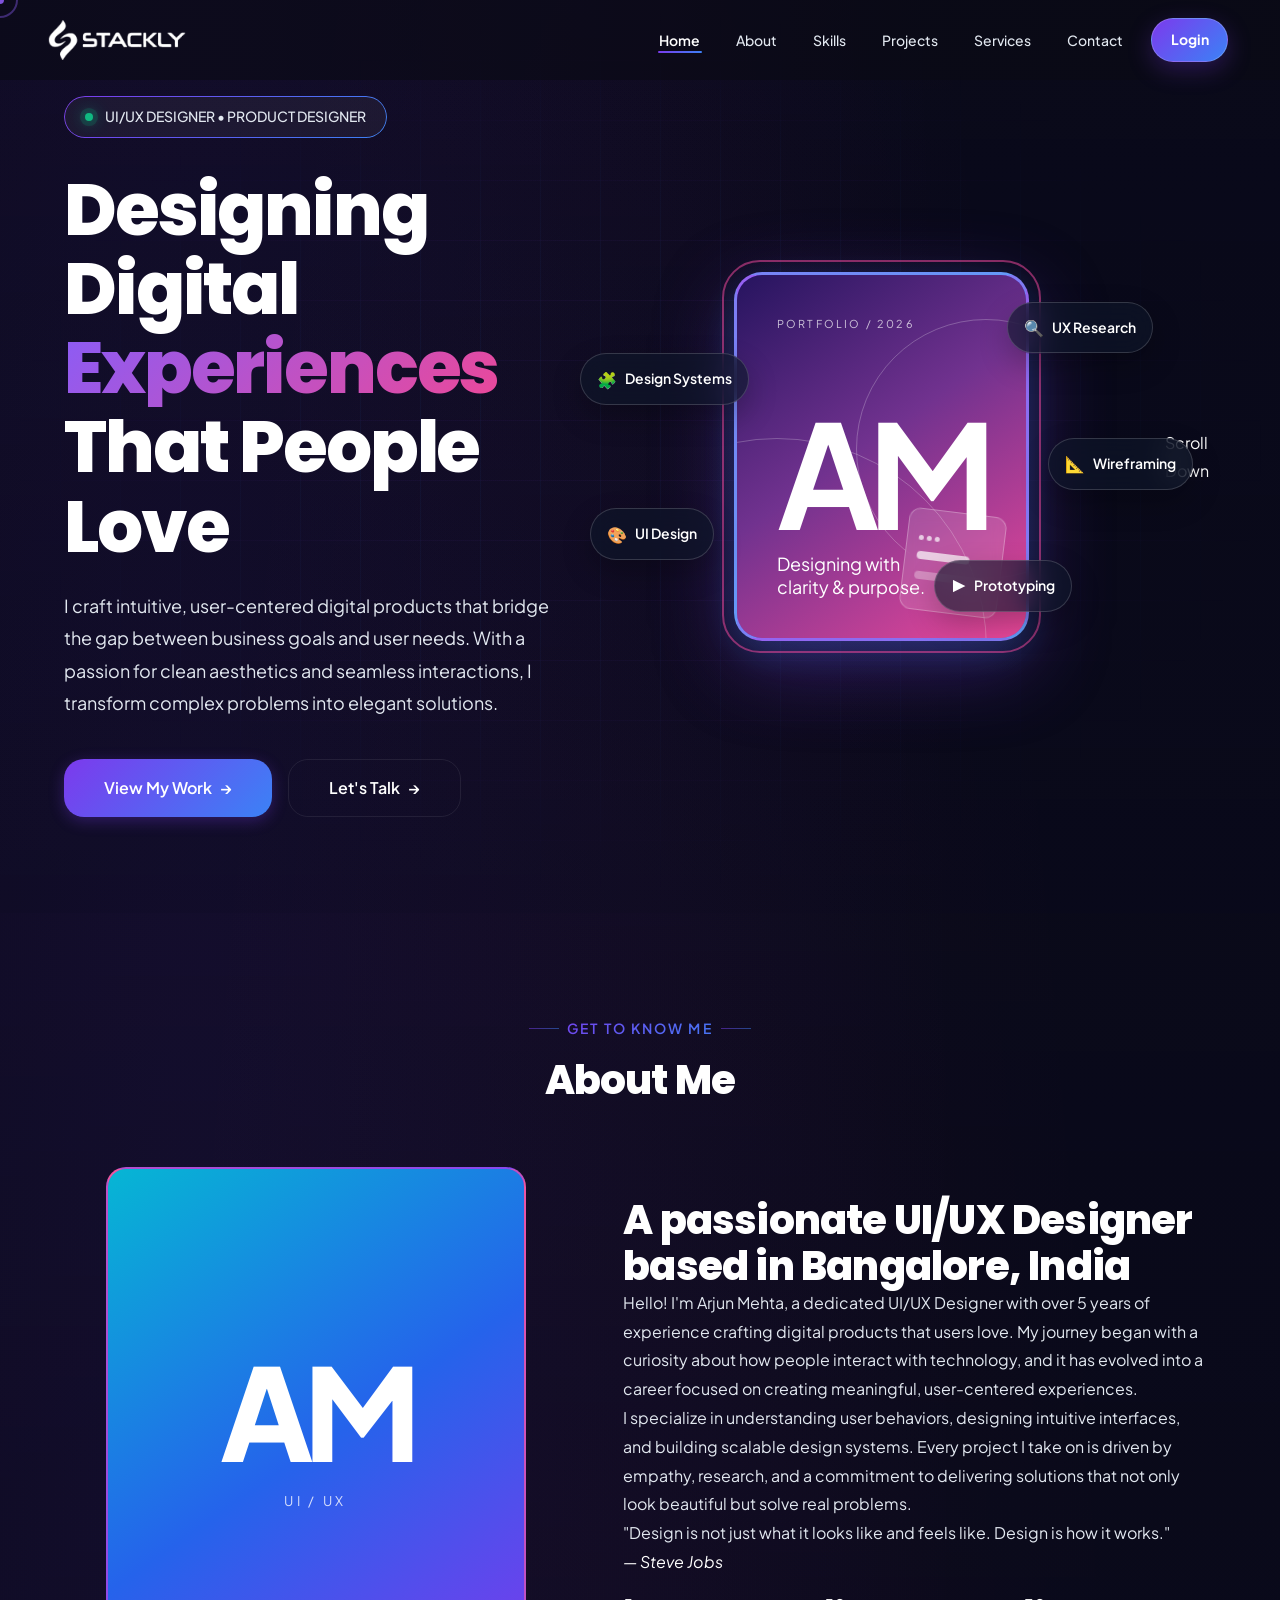
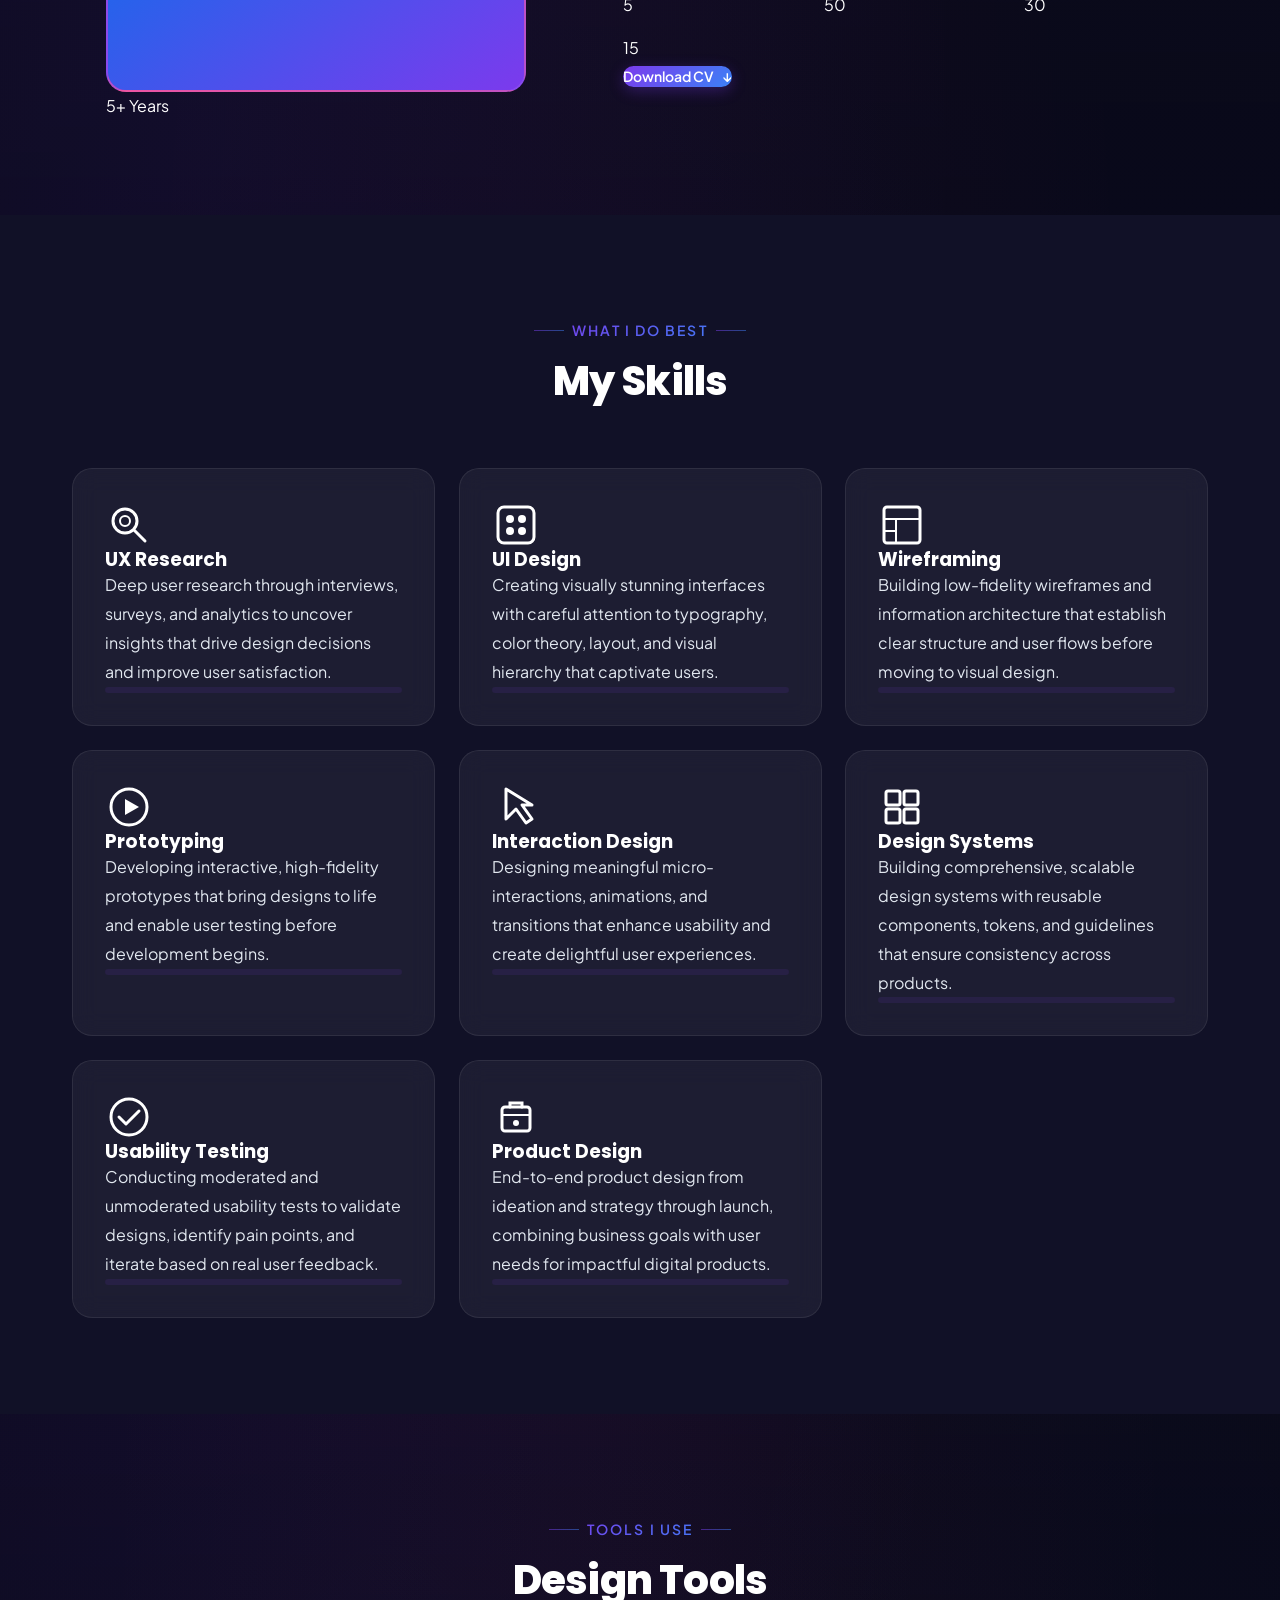
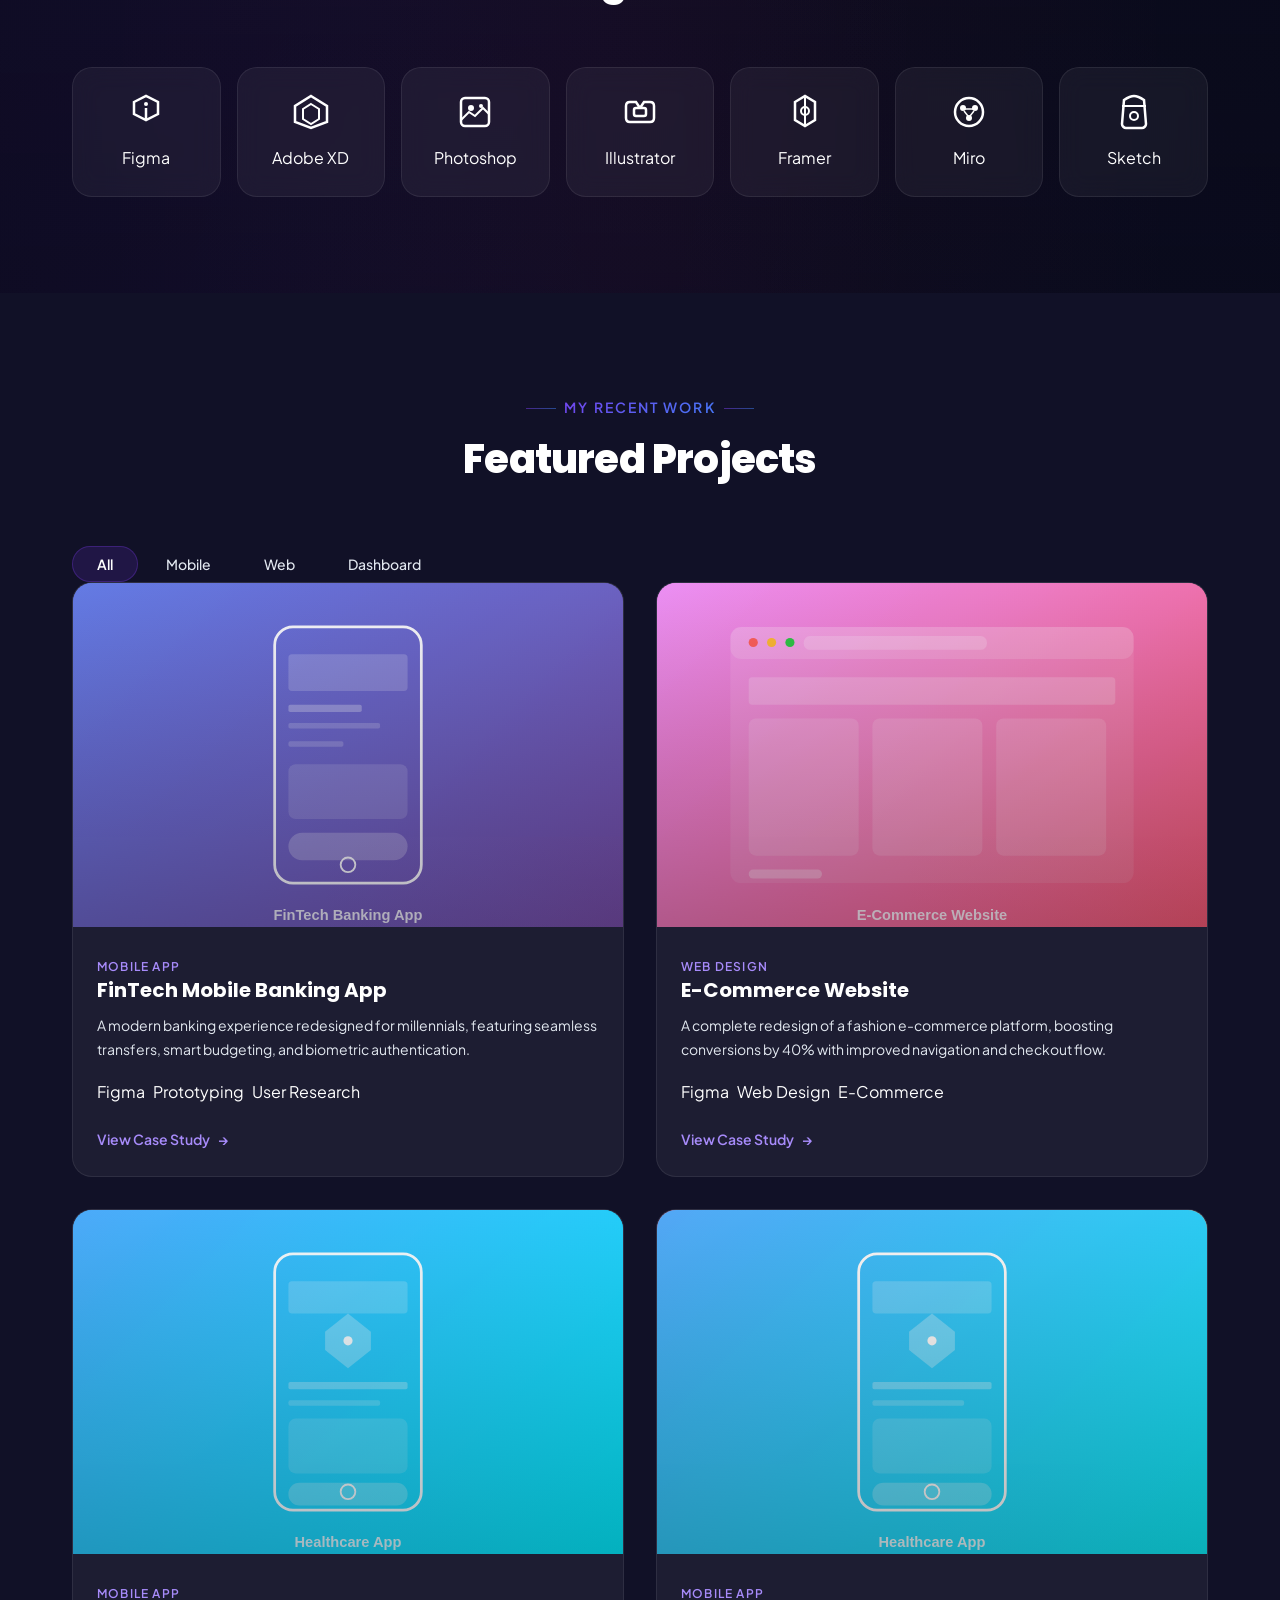
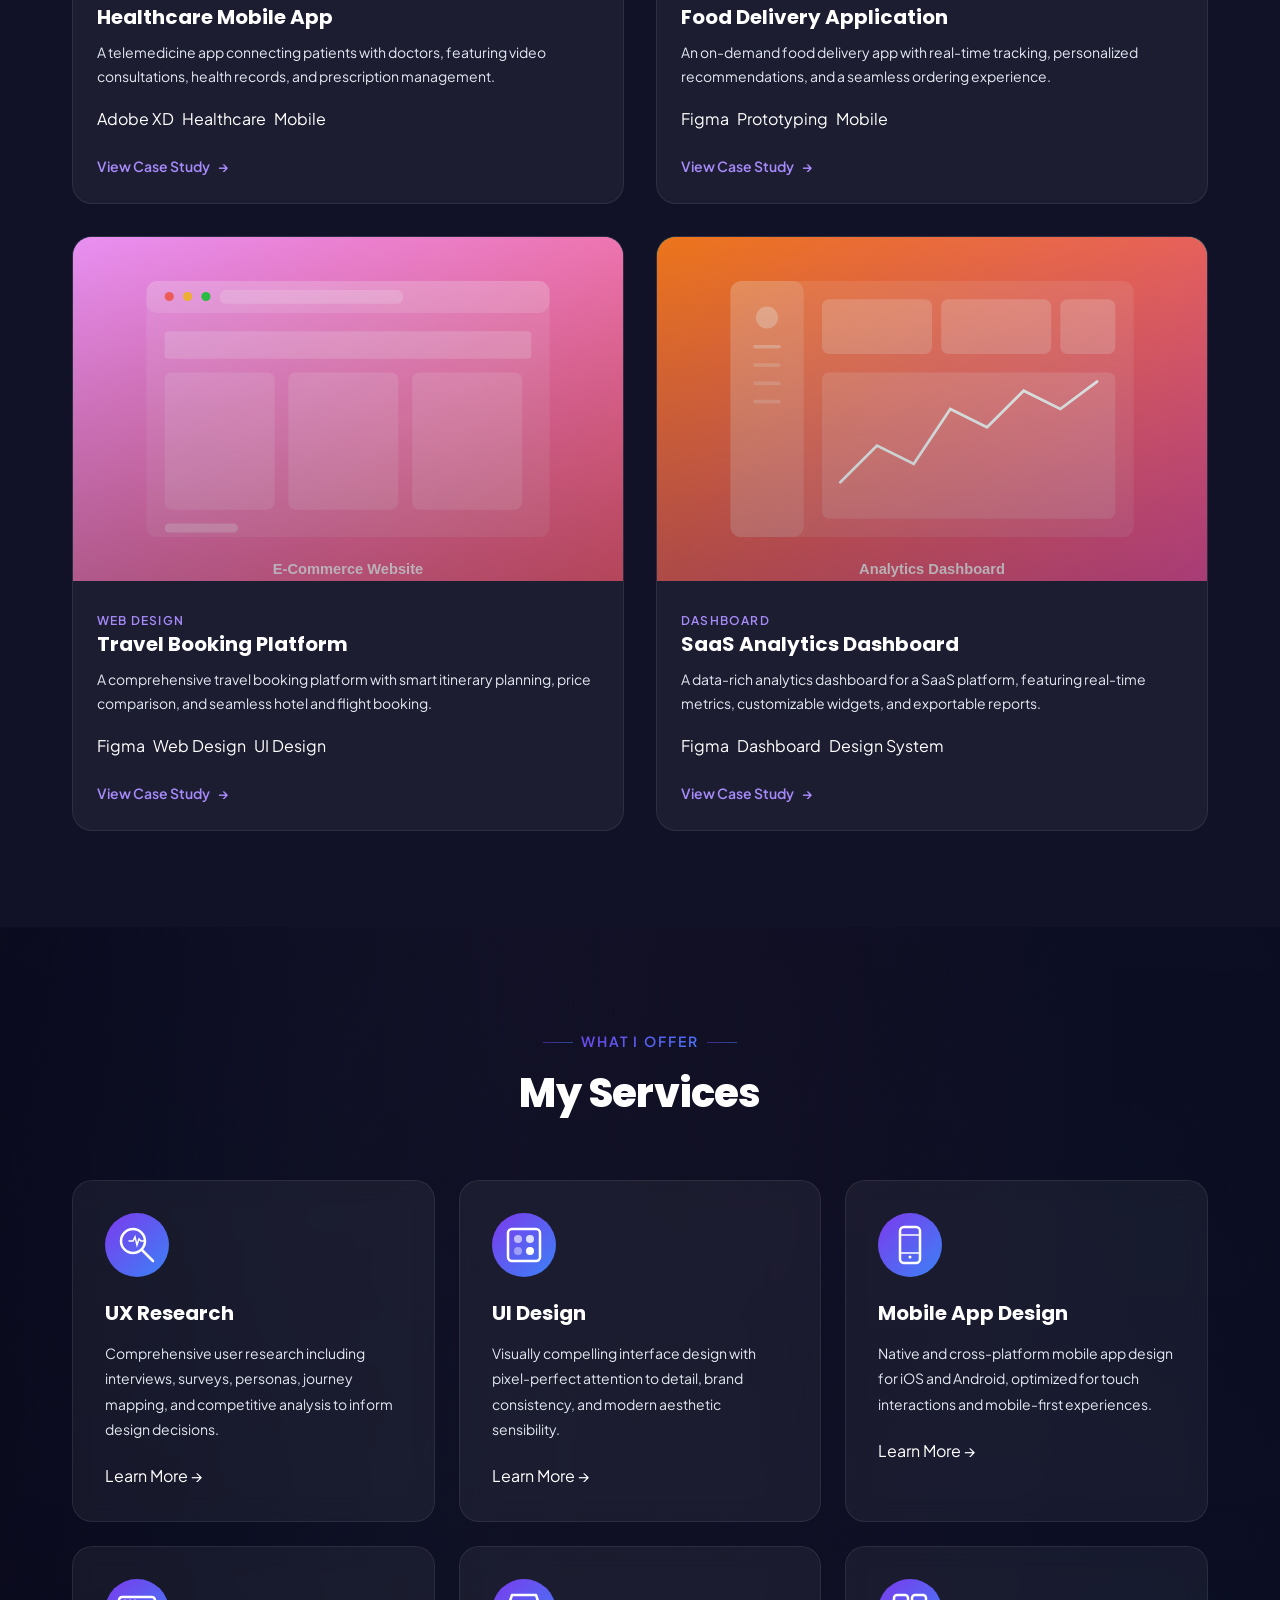
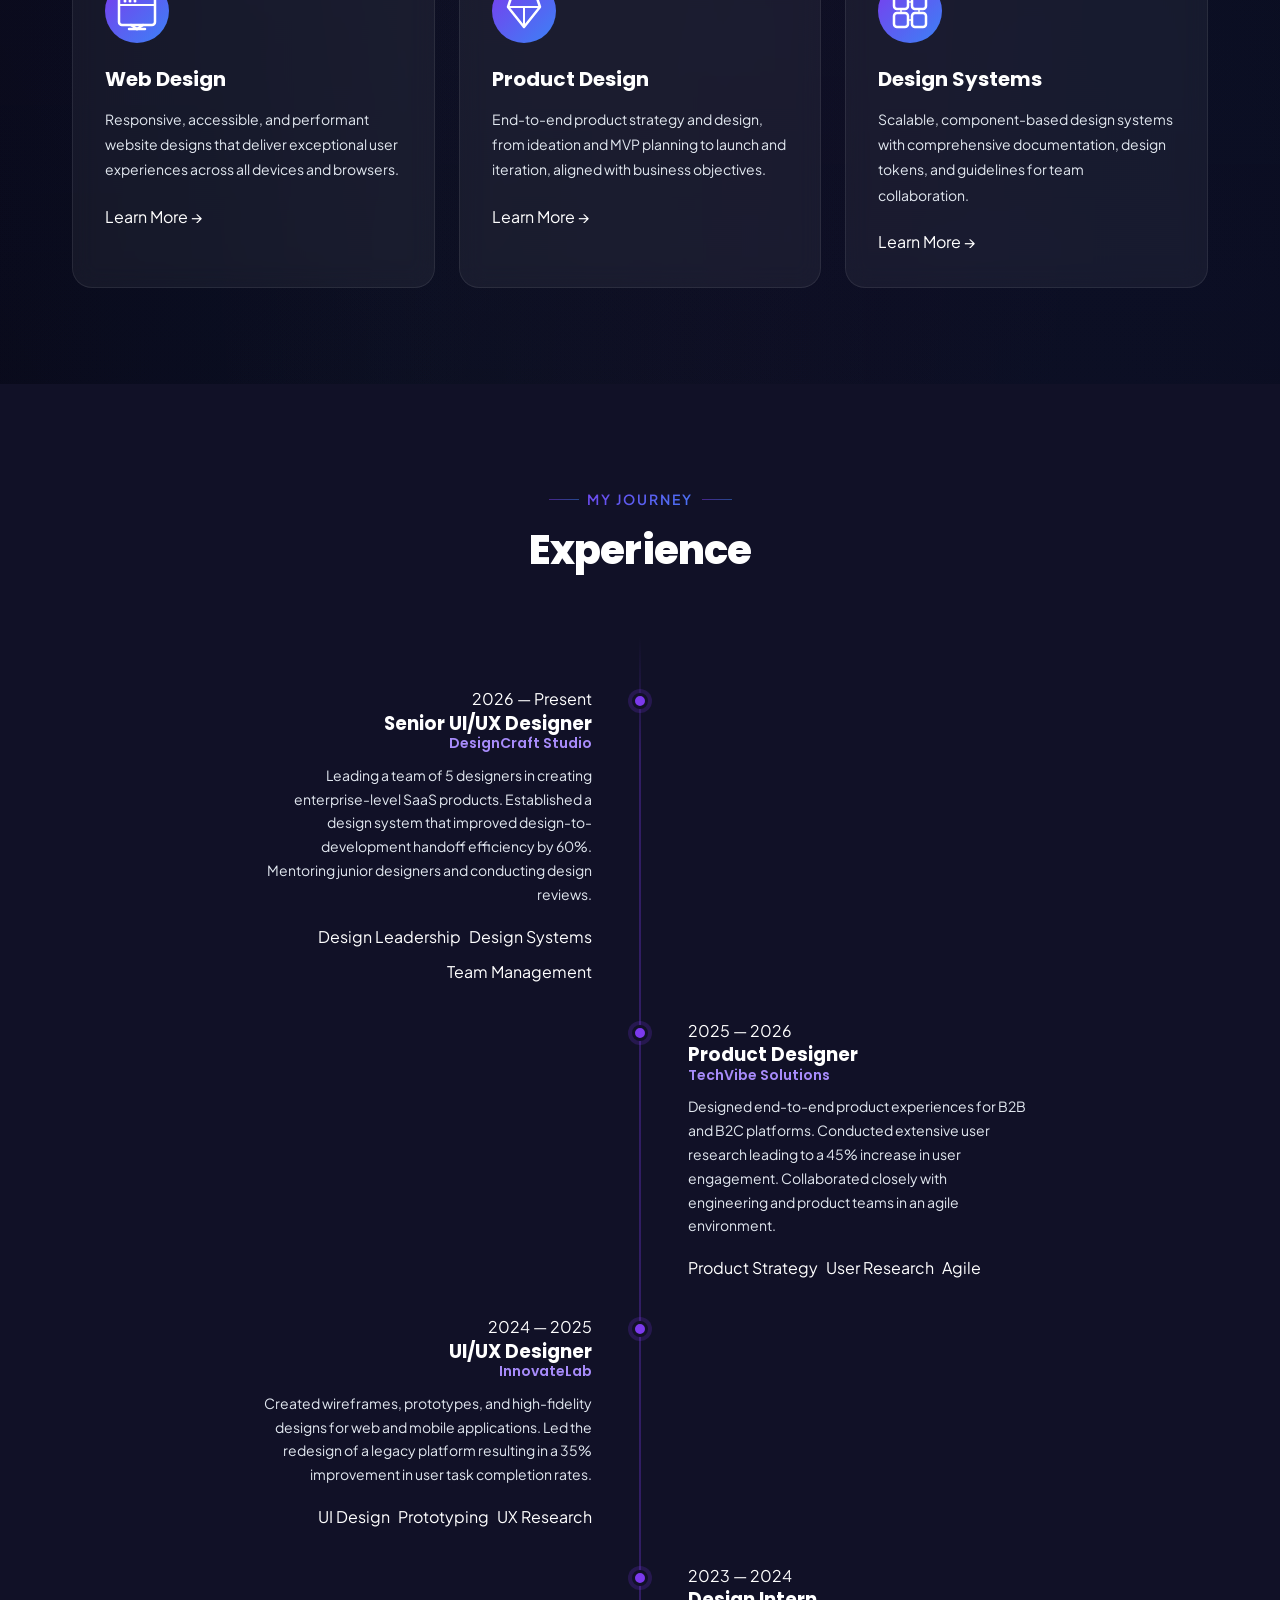
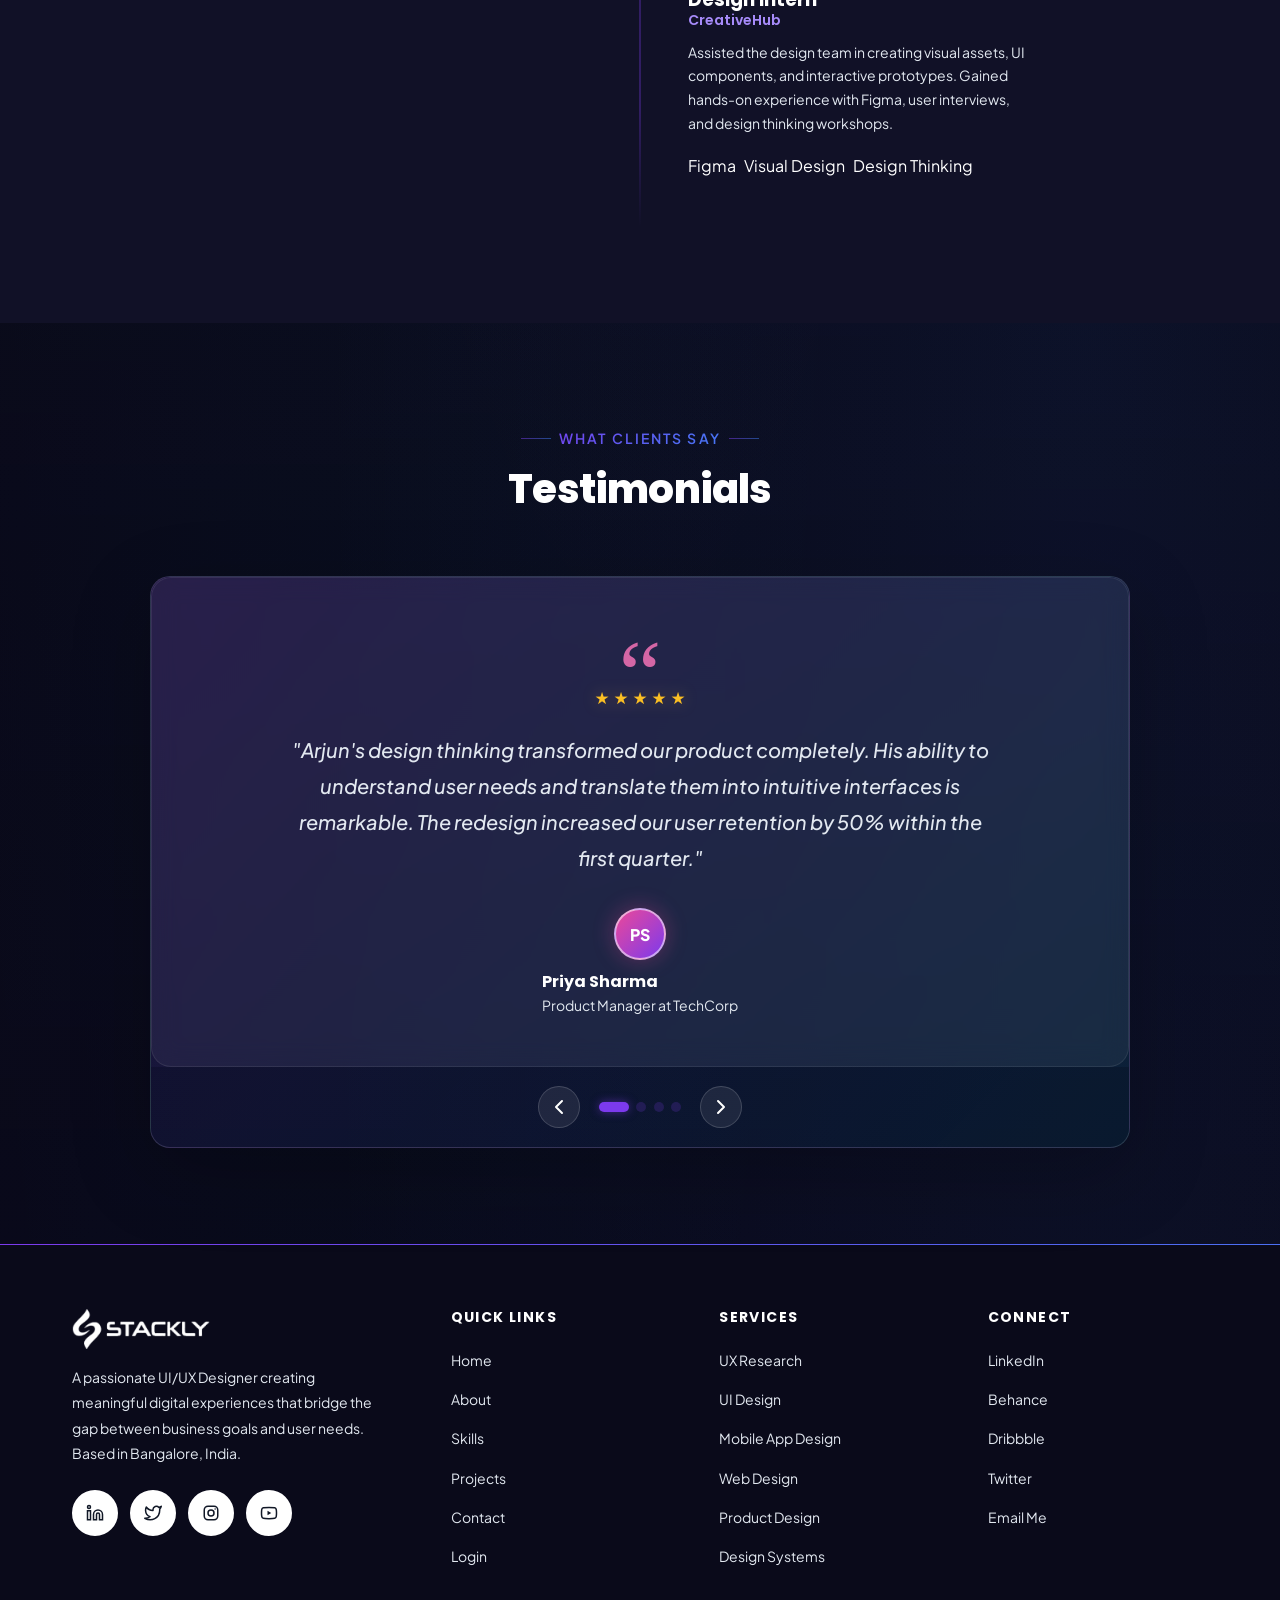
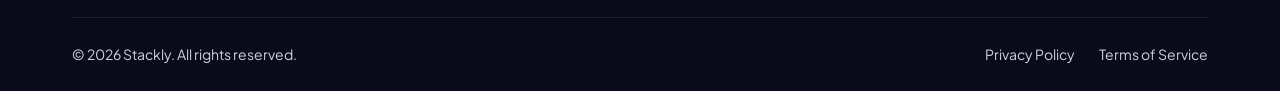
<file: index.html>
<!DOCTYPE html>
<html lang="en" data-theme="dark">
<head>
    <meta charset="UTF-8">
    <meta name="viewport" content="width=device-width, initial-scale=1.0">
    <title>Stackly — UI/UX Designer Portfolio</title>
    <meta name="description" content="Professional UI/UX Designer creating meaningful digital experiences">
    <meta name="keywords" content="UI/UX Designer, Product Designer, User Experience, Interface Design, Portfolio">
    <meta name="author" content="Arjun Mehta">
    <meta name="theme-color" content="#0a0a0f">
    <link rel="preconnect" href="https://fonts.googleapis.com">
    <link rel="preconnect" href="https://fonts.gstatic.com" crossorigin>
    <link href="https://fonts.googleapis.com/css2?family=Inter:wght@400;500;600;700&family=Poppins:wght@400;500;600;700;800&family=Plus+Jakarta+Sans:wght@400;500;600;700;800&display=swap" rel="stylesheet">
    <link rel="stylesheet" href="css/style.css">
    <link rel="stylesheet" href="css/responsive.css">
</head>
<body>

    <!-- ============================================= -->
    <!-- LOADING SCREEN                                -->
    <!-- ============================================= -->
    <div class="loading-screen" id="loadingScreen">
        <div class="loader">
            <div class="loader-spinner"></div>
            <div class="loader-text">Loading...</div>
        </div>
    </div>

    <!-- ============================================= -->
    <!-- ANIMATED BACKGROUND                           -->
    <!-- ============================================= -->
    <div class="animated-bg" aria-hidden="true">
        <div class="bg-blob blob-1"></div>
        <div class="bg-blob blob-2"></div>
        <div class="bg-blob blob-3"></div>
        <div class="floating-particles">
            <span class="particle"></span>
            <span class="particle"></span>
            <span class="particle"></span>
            <span class="particle"></span>
            <span class="particle"></span>
            <span class="particle"></span>
            <span class="particle"></span>
            <span class="particle"></span>
            <span class="particle"></span>
            <span class="particle"></span>
            <span class="particle"></span>
            <span class="particle"></span>
        </div>
        <div class="grid-pattern"></div>
    </div>

    <!-- ============================================= -->
    <!-- PAGE TRANSITION OVERLAY                       -->
    <!-- ============================================= -->
    <div class="page-transition" id="pageTransition"></div>

    <!-- ============================================= -->
    <!-- NAVBAR                                        -->
    <!-- ============================================= -->
    <nav class="navbar" id="navbar" aria-label="Main Navigation">
        <div class="container nav-container">
            <a href="index.html" class="nav-logo" aria-label="Arjun Mehta - Home">
                <img src="images/Stackly_logo.png" class="site-logo" alt="Stackly">
            </a>
            <ul class="nav-menu" id="navMenu" role="menubar">
                <li role="none"><a href="index.html" class="nav-link active" role="menuitem">Home</a></li>
                <li role="none"><a href="about.html" class="nav-link" role="menuitem">About</a></li>
                <li role="none"><a href="skills.html" class="nav-link" role="menuitem">Skills</a></li>
                <li role="none"><a href="projects.html" class="nav-link" role="menuitem">Projects</a></li>
                <li role="none"><a href="services.html" class="nav-link" role="menuitem">Services</a></li>
                <li role="none"><a href="contact.html" class="nav-link" role="menuitem">Contact</a></li>
                <li role="none"><a href="login.html" class="nav-link" role="menuitem">Login</a></li>
                <li role="none"><a href="#" class="btn btn-primary nav-btn" role="menuitem" data-action="download-resume">Resume ↓</a></li>
            </ul>
            <button class="nav-toggle" id="navToggle" aria-label="Toggle navigation menu" aria-expanded="false" aria-controls="navMenu">
                <span></span>
                <span></span>
                <span></span>
            </button>
        </div>
    </nav>

    <!-- ============================================= -->
    <!-- MAIN CONTENT                                  -->
    <!-- ============================================= -->
    <main id="mainContent">

        <!-- ========================================= -->
        <!-- HERO SECTION                              -->
        <!-- ========================================= -->
        <section class="hero section" id="home" aria-label="Hero Section">
            <div class="container hero-container">
                <div class="hero-content">
                    <div class="hero-badge" data-animate="fade-up">
                        <span class="pulse-dot"></span>
                        UI/UX DESIGNER • PRODUCT DESIGNER
                    </div>
                    <h1 class="hero-title" data-animate="fade-up" data-delay="100">
                        Designing Digital<br>
                        <span class="gradient-text">Experiences</span><br>
                        That People Love
                    </h1>
                    <p class="hero-description" data-animate="fade-up" data-delay="200">
                        I craft intuitive, user-centered digital products that bridge the gap between
                        business goals and user needs. With a passion for clean aesthetics and seamless
                        interactions, I transform complex problems into elegant solutions.
                    </p>
                    <div class="hero-buttons" data-animate="fade-up" data-delay="300">
                        <a href="#projects" class="btn btn-primary btn-lg">
                            View My Work
                            <span class="btn-arrow">→</span>
                        </a>
                        <a href="#contact" class="btn btn-outline btn-lg">
                            Let's Talk
                            <span class="btn-arrow">→</span>
                        </a>
                    </div>
                </div>
                <div class="hero-visual" data-animate="fade-left" data-delay="200">
                    <div class="hero-image-wrapper">
                        <div class="hero-image" aria-label="Arjun Mehta profile image">
                            <div class="designer-card-art" aria-hidden="true">
                                <span class="art-kicker">PORTFOLIO / 2026</span>
                                <strong>AM</strong>
                                <span class="art-caption">Designing with<br>clarity &amp; purpose.</span>
                                <div class="art-window"><i></i><i></i><i></i><b></b><em></em></div>
                            </div>
                        </div>
                        <div class="hero-image-ring"></div>
                    </div>
                    <div class="hero-floating-card floating-card-1" data-animate="float">
                        <span class="floating-icon">🔍</span>
                        <span class="floating-label">UX Research</span>
                    </div>
                    <div class="hero-floating-card floating-card-2" data-animate="float">
                        <span class="floating-icon">🎨</span>
                        <span class="floating-label">UI Design</span>
                    </div>
                    <div class="hero-floating-card floating-card-3" data-animate="float">
                        <span class="floating-icon">📐</span>
                        <span class="floating-label">Wireframing</span>
                    </div>
                    <div class="hero-floating-card floating-card-4" data-animate="float">
                        <span class="floating-icon">▶️</span>
                        <span class="floating-label">Prototyping</span>
                    </div>
                    <div class="hero-floating-card floating-card-5" data-animate="float">
                        <span class="floating-icon">🧩</span>
                        <span class="floating-label">Design Systems</span>
                    </div>
                </div>
            </div>
            <div class="hero-scroll-indicator" aria-hidden="true">
                <a href="#about" aria-label="Scroll to About section">
                    <div class="scroll-mouse">
                        <div class="scroll-wheel"></div>
                    </div>
                    <span class="scroll-text">Scroll Down</span>
                </a>
            </div>
        </section>

        <!-- ========================================= -->
        <!-- ABOUT SECTION                             -->
        <!-- ========================================= -->
        <section class="about section" id="about" aria-label="About Me">
            <div class="container">
                <div class="section-header" data-animate="fade-up">
                    <span class="section-subtitle">Get To Know Me</span>
                    <h2 class="section-title">About Me</h2>
                </div>
                <div class="about-grid">
                    <div class="about-image-col" data-animate="fade-right">
                        <div class="about-image-container">
                        <div class="about-image" aria-label="Arjun Mehta portrait">
                                <div class="about-art" aria-hidden="true"><span>AM</span><small>UI / UX</small></div>
                        </div>
                            <div class="about-badge-experience">
                                <span class="badge-number">5+</span>
                                <span class="badge-text">Years</span>
                            </div>
                        </div>
                    </div>
                    <div class="about-content-col" data-animate="fade-left">
                        <h3 class="about-heading">
                            A passionate UI/UX Designer based in Bangalore, India
                        </h3>
                        <p class="about-text">
                            Hello! I'm Arjun Mehta, a dedicated UI/UX Designer with over 5 years of experience
                            crafting digital products that users love. My journey began with a curiosity about
                            how people interact with technology, and it has evolved into a career focused on
                            creating meaningful, user-centered experiences.
                        </p>
                        <p class="about-text">
                            I specialize in understanding user behaviors, designing intuitive interfaces, and
                            building scalable design systems. Every project I take on is driven by empathy,
                            research, and a commitment to delivering solutions that not only look beautiful
                            but solve real problems.
                        </p>
                        <blockquote class="about-quote">
                            <p>"Design is not just what it looks like and feels like. Design is how it works."</p>
                            <cite>— Steve Jobs</cite>
                        </blockquote>
                        <div class="about-stats">
                            <div class="stat-item" data-animate="counter" data-count="5" data-suffix="+">
                                <span class="stat-number">0</span>
                                <span class="stat-label">Years Experience</span>
                            </div>
                            <div class="stat-item" data-animate="counter" data-count="50" data-suffix="+">
                                <span class="stat-number">0</span>
                                <span class="stat-label">Projects Completed</span>
                            </div>
                            <div class="stat-item" data-animate="counter" data-count="30" data-suffix="+">
                                <span class="stat-number">0</span>
                                <span class="stat-label">Happy Clients</span>
                            </div>
                            <div class="stat-item" data-animate="counter" data-count="15" data-suffix="+">
                                <span class="stat-number">0</span>
                                <span class="stat-label">Design Awards</span>
                            </div>
                        </div>
                        <a href="#" class="btn btn-primary" data-action="download-cv">
                            Download CV
                            <span class="btn-arrow">↓</span>
                        </a>
                    </div>
                </div>
            </div>
        </section>

        <!-- ========================================= -->
        <!-- SKILLS SECTION                            -->
        <!-- ========================================= -->
        <section class="skills section" id="skills" aria-label="My Skills">
            <div class="container">
                <div class="section-header" data-animate="fade-up">
                    <span class="section-subtitle">What I Do Best</span>
                    <h2 class="section-title">My Skills</h2>
                </div>
                <div class="skills-grid">

                    <!-- Skill 1: UX Research -->
                    <article class="skill-card" data-animate="fade-up" data-delay="0">
                        <div class="skill-icon">
                            <svg width="48" height="48" viewBox="0 0 48 48" fill="none" aria-hidden="true">
                                <circle cx="20" cy="20" r="12" stroke="currentColor" stroke-width="3"/>
                                <line x1="29" y1="29" x2="40" y2="40" stroke="currentColor" stroke-width="3" stroke-linecap="round"/>
                                <circle cx="20" cy="20" r="5" stroke="currentColor" stroke-width="2"/>
                            </svg>
                        </div>
                        <h3 class="skill-title">UX Research</h3>
                        <p class="skill-description">
                            Deep user research through interviews, surveys, and analytics to uncover
                            insights that drive design decisions and improve user satisfaction.
                        </p>
                        <div class="skill-progress" data-width="85">
                            <div class="progress-bar">
                                <div class="progress-fill" data-progress="85"></div>
                            </div>
                            <span class="progress-label">85%</span>
                        </div>
                    </article>

                    <!-- Skill 2: UI Design -->
                    <article class="skill-card" data-animate="fade-up" data-delay="100">
                        <div class="skill-icon">
                            <svg width="48" height="48" viewBox="0 0 48 48" fill="none" aria-hidden="true">
                                <rect x="6" y="6" width="36" height="36" rx="6" stroke="currentColor" stroke-width="3"/>
                                <circle cx="18" cy="18" r="4" fill="currentColor"/>
                                <circle cx="30" cy="18" r="4" fill="currentColor"/>
                                <circle cx="18" cy="30" r="4" fill="currentColor"/>
                                <circle cx="30" cy="30" r="4" fill="currentColor"/>
                            </svg>
                        </div>
                        <h3 class="skill-title">UI Design</h3>
                        <p class="skill-description">
                            Creating visually stunning interfaces with careful attention to typography,
                            color theory, layout, and visual hierarchy that captivate users.
                        </p>
                        <div class="skill-progress" data-width="90">
                            <div class="progress-bar">
                                <div class="progress-fill" data-progress="90"></div>
                            </div>
                            <span class="progress-label">90%</span>
                        </div>
                    </article>

                    <!-- Skill 3: Wireframing -->
                    <article class="skill-card" data-animate="fade-up" data-delay="200">
                        <div class="skill-icon">
                            <svg width="48" height="48" viewBox="0 0 48 48" fill="none" aria-hidden="true">
                                <rect x="6" y="6" width="36" height="36" rx="3" stroke="currentColor" stroke-width="3"/>
                                <line x1="6" y1="18" x2="42" y2="18" stroke="currentColor" stroke-width="2"/>
                                <line x1="18" y1="18" x2="18" y2="42" stroke="currentColor" stroke-width="2"/>
                                <line x1="6" y1="30" x2="18" y2="30" stroke="currentColor" stroke-width="2"/>
                            </svg>
                        </div>
                        <h3 class="skill-title">Wireframing</h3>
                        <p class="skill-description">
                            Building low-fidelity wireframes and information architecture that establish
                            clear structure and user flows before moving to visual design.
                        </p>
                        <div class="skill-progress" data-width="88">
                            <div class="progress-bar">
                                <div class="progress-fill" data-progress="88"></div>
                            </div>
                            <span class="progress-label">88%</span>
                        </div>
                    </article>

                    <!-- Skill 4: Prototyping -->
                    <article class="skill-card" data-animate="fade-up" data-delay="300">
                        <div class="skill-icon">
                            <svg width="48" height="48" viewBox="0 0 48 48" fill="none" aria-hidden="true">
                                <circle cx="24" cy="24" r="18" stroke="currentColor" stroke-width="3"/>
                                <polygon points="20,16 34,24 20,32" fill="currentColor"/>
                            </svg>
                        </div>
                        <h3 class="skill-title">Prototyping</h3>
                        <p class="skill-description">
                            Developing interactive, high-fidelity prototypes that bring designs to life
                            and enable user testing before development begins.
                        </p>
                        <div class="skill-progress" data-width="82">
                            <div class="progress-bar">
                                <div class="progress-fill" data-progress="82"></div>
                            </div>
                            <span class="progress-label">82%</span>
                        </div>
                    </article>

                    <!-- Skill 5: Interaction Design -->
                    <article class="skill-card" data-animate="fade-up" data-delay="0">
                        <div class="skill-icon">
                            <svg width="48" height="48" viewBox="0 0 48 48" fill="none" aria-hidden="true">
                                <path d="M14 6 L14 36 L24 26 L34 40 L40 36 L30 22 L40 22 Z" stroke="currentColor" stroke-width="3" stroke-linejoin="round"/>
                            </svg>
                        </div>
                        <h3 class="skill-title">Interaction Design</h3>
                        <p class="skill-description">
                            Designing meaningful micro-interactions, animations, and transitions that
                            enhance usability and create delightful user experiences.
                        </p>
                        <div class="skill-progress" data-width="78">
                            <div class="progress-bar">
                                <div class="progress-fill" data-progress="78"></div>
                            </div>
                            <span class="progress-label">78%</span>
                        </div>
                    </article>

                    <!-- Skill 6: Design Systems -->
                    <article class="skill-card" data-animate="fade-up" data-delay="100">
                        <div class="skill-icon">
                            <svg width="48" height="48" viewBox="0 0 48 48" fill="none" aria-hidden="true">
                                <rect x="8" y="8" width="14" height="14" rx="2" stroke="currentColor" stroke-width="3"/>
                                <rect x="26" y="8" width="14" height="14" rx="2" stroke="currentColor" stroke-width="3"/>
                                <rect x="8" y="26" width="14" height="14" rx="2" stroke="currentColor" stroke-width="3"/>
                                <rect x="26" y="26" width="14" height="14" rx="2" stroke="currentColor" stroke-width="3"/>
                            </svg>
                        </div>
                        <h3 class="skill-title">Design Systems</h3>
                        <p class="skill-description">
                            Building comprehensive, scalable design systems with reusable components,
                            tokens, and guidelines that ensure consistency across products.
                        </p>
                        <div class="skill-progress" data-width="85">
                            <div class="progress-bar">
                                <div class="progress-fill" data-progress="85"></div>
                            </div>
                            <span class="progress-label">85%</span>
                        </div>
                    </article>

                    <!-- Skill 7: Usability Testing -->
                    <article class="skill-card" data-animate="fade-up" data-delay="200">
                        <div class="skill-icon">
                            <svg width="48" height="48" viewBox="0 0 48 48" fill="none" aria-hidden="true">
                                <circle cx="24" cy="24" r="18" stroke="currentColor" stroke-width="3"/>
                                <polyline points="14,24 21,31 34,18" stroke="currentColor" stroke-width="3" stroke-linecap="round" stroke-linejoin="round"/>
                            </svg>
                        </div>
                        <h3 class="skill-title">Usability Testing</h3>
                        <p class="skill-description">
                            Conducting moderated and unmoderated usability tests to validate designs,
                            identify pain points, and iterate based on real user feedback.
                        </p>
                        <div class="skill-progress" data-width="75">
                            <div class="progress-bar">
                                <div class="progress-fill" data-progress="75"></div>
                            </div>
                            <span class="progress-label">75%</span>
                        </div>
                    </article>

                    <!-- Skill 8: Product Design -->
                    <article class="skill-card" data-animate="fade-up" data-delay="300">
                        <div class="skill-icon">
                            <svg width="48" height="48" viewBox="0 0 48 48" fill="none" aria-hidden="true">
                                <rect x="10" y="14" width="28" height="24" rx="3" stroke="currentColor" stroke-width="3"/>
                                <path d="M18 14 L18 10 L30 10 L30 14" stroke="currentColor" stroke-width="3" stroke-linecap="round"/>
                                <line x1="10" y1="22" x2="38" y2="22" stroke="currentColor" stroke-width="2"/>
                                <circle cx="24" cy="30" r="3" fill="currentColor"/>
                            </svg>
                        </div>
                        <h3 class="skill-title">Product Design</h3>
                        <p class="skill-description">
                            End-to-end product design from ideation and strategy through launch, combining
                            business goals with user needs for impactful digital products.
                        </p>
                        <div class="skill-progress" data-width="80">
                            <div class="progress-bar">
                                <div class="progress-fill" data-progress="80"></div>
                            </div>
                            <span class="progress-label">80%</span>
                        </div>
                    </article>

                    <!-- Project 7: Fitness & Wellness App -->
                    <article class="project-card" data-category="mobile" data-animate="fade-up" data-delay="0">
                        <div class="project-image" style="background: linear-gradient(135deg, #ff9966 0%, #ff5e62 100%);">
                            <img src="images/project-healthcare.svg" alt="Fitness and wellness mobile app project preview">
                            <div class="project-overlay">
                                <a href="case-study.html" class="btn btn-primary btn-sm" data-project="fitness">View Case Study â†’</a>
                            </div>
                        </div>
                        <div class="project-info">
                            <span class="project-category">Mobile App</span>
                            <h3 class="project-title">Fitness &amp; Wellness App</h3>
                            <p class="project-description">A motivating wellness experience that helps users build healthy habits through simple daily goals and progress tracking.</p>
                            <div class="project-tags">
                                <span class="tag">Figma</span>
                                <span class="tag">UX Strategy</span>
                                <span class="tag">Mobile</span>
                            </div>
                            <a href="case-study.html" class="project-link" data-project="fitness">View Case Study <span class="link-arrow">â†’</span></a>
                        </div>
                    </article>

                </div>
            </div>
        </section>

        <!-- ========================================= -->
        <!-- DESIGN TOOLS SECTION                      -->
        <!-- ========================================= -->
        <section class="tools section" id="tools" aria-label="Design Tools">
            <div class="container">
                <div class="section-header" data-animate="fade-up">
                    <span class="section-subtitle">Tools I Use</span>
                    <h2 class="section-title">Design Tools</h2>
                </div>
                <div class="tools-grid">

                    <div class="tool-card" data-animate="fade-up" data-delay="0">
                        <div class="tool-icon">
                            <svg width="40" height="40" viewBox="0 0 40 40" fill="none" aria-hidden="true">
                                <path d="M8 10 L20 4 L32 10 L32 22 L20 28 L8 22 Z" stroke="currentColor" stroke-width="2.5"/>
                                <path d="M20 16 L20 28" stroke="currentColor" stroke-width="2.5"/>
                                <circle cx="20" cy="12" r="2" fill="currentColor"/>
                            </svg>
                        </div>
                        <span class="tool-name">Figma</span>
                    </div>

                    <div class="tool-card" data-animate="fade-up" data-delay="100">
                        <div class="tool-icon">
                            <svg width="40" height="40" viewBox="0 0 40 40" fill="none" aria-hidden="true">
                                <polygon points="20,4 36,14 36,30 20,36 4,30 4,14" stroke="currentColor" stroke-width="2.5"/>
                                <polygon points="20,12 28,17 28,27 20,32 12,27 12,17" stroke="currentColor" stroke-width="2"/>
                            </svg>
                        </div>
                        <span class="tool-name">Adobe XD</span>
                    </div>

                    <div class="tool-card" data-animate="fade-up" data-delay="200">
                        <div class="tool-icon">
                            <svg width="40" height="40" viewBox="0 0 40 40" fill="none" aria-hidden="true">
                                <rect x="6" y="6" width="28" height="28" rx="4" stroke="currentColor" stroke-width="2.5"/>
                                <circle cx="16" cy="16" r="3" fill="currentColor"/>
                                <circle cx="26" cy="14" r="2" fill="currentColor"/>
                                <path d="M6 28 L14 20 L20 24 L28 16 L34 22" stroke="currentColor" stroke-width="2"/>
                            </svg>
                        </div>
                        <span class="tool-name">Photoshop</span>
                    </div>

                    <div class="tool-card" data-animate="fade-up" data-delay="300">
                        <div class="tool-icon">
                            <svg width="40" height="40" viewBox="0 0 40 40" fill="none" aria-hidden="true">
                                <path d="M10 30 Q6 30 6 26 L6 14 Q6 10 10 10 L16 10 L20 16 L16 16 Q14 16 14 18 L14 22 Q14 24 16 24 L24 24 Q26 24 26 22 L26 18 Q26 16 24 16 L20 16 L24 10 L30 10 Q34 10 34 14 L34 26 Q34 30 30 30 Z" stroke="currentColor" stroke-width="2.5"/>
                            </svg>
                        </div>
                        <span class="tool-name">Illustrator</span>
                    </div>

                    <div class="tool-card" data-animate="fade-up" data-delay="0">
                        <div class="tool-icon">
                            <svg width="40" height="40" viewBox="0 0 40 40" fill="none" aria-hidden="true">
                                <path d="M10 10 L20 4 L30 10 L30 28 L20 34 L10 28 Z" stroke="currentColor" stroke-width="2.5"/>
                                <line x1="20" y1="4" x2="20" y2="34" stroke="currentColor" stroke-width="2"/>
                                <circle cx="20" cy="19" r="4" stroke="currentColor" stroke-width="2"/>
                            </svg>
                        </div>
                        <span class="tool-name">Framer</span>
                    </div>

                    <div class="tool-card" data-animate="fade-up" data-delay="100">
                        <div class="tool-icon">
                            <svg width="40" height="40" viewBox="0 0 40 40" fill="none" aria-hidden="true">
                                <circle cx="20" cy="20" r="14" stroke="currentColor" stroke-width="2.5"/>
                                <circle cx="14" cy="16" r="3" fill="currentColor"/>
                                <circle cx="26" cy="16" r="3" fill="currentColor"/>
                                <circle cx="20" cy="26" r="3" fill="currentColor"/>
                                <line x1="16" y1="17" x2="24" y2="17" stroke="currentColor" stroke-width="1.5"/>
                                <line x1="15" y1="19" x2="19" y2="24" stroke="currentColor" stroke-width="1.5"/>
                                <line x1="25" y1="19" x2="21" y2="24" stroke="currentColor" stroke-width="1.5"/>
                            </svg>
                        </div>
                        <span class="tool-name">Miro</span>
                    </div>

                    <div class="tool-card" data-animate="fade-up" data-delay="200">
                        <div class="tool-icon">
                            <svg width="40" height="40" viewBox="0 0 40 40" fill="none" aria-hidden="true">
                                <path d="M10 8 C10 8 16 4 20 4 C24 4 30 8 30 8 L32 32 C32 34 30 36 28 36 L12 36 C10 36 8 34 8 32 Z" stroke="currentColor" stroke-width="2.5"/>
                                <line x1="8" y1="14" x2="32" y2="14" stroke="currentColor" stroke-width="2"/>
                                <circle cx="20" cy="24" r="4" stroke="currentColor" stroke-width="2"/>
                            </svg>
                        </div>
                        <span class="tool-name">Sketch</span>
                    </div>

                </div>
            </div>
        </section>

        <!-- ========================================= -->
        <!-- PROJECTS SECTION                          -->
        <!-- ========================================= -->
        <section class="projects section" id="projects" aria-label="Featured Projects">
            <div class="container">
                <div class="section-header" data-animate="fade-up">
                    <span class="section-subtitle">My Recent Work</span>
                    <h2 class="section-title">Featured Projects</h2>
                </div>
                <div class="project-filters" data-animate="fade-up">
                    <button class="filter-btn active" data-filter="all">All</button>
                    <button class="filter-btn" data-filter="mobile">Mobile</button>
                    <button class="filter-btn" data-filter="web">Web</button>
                    <button class="filter-btn" data-filter="dashboard">Dashboard</button>
                </div>
                <div class="projects-grid">

                    <!-- Project 1: FinTech Mobile Banking App -->
                    <article class="project-card" data-category="mobile" data-animate="fade-up" data-delay="0">
                        <div class="project-image" style="background: linear-gradient(135deg, #667eea 0%, #764ba2 100%);">
                            <img src="images/project-fintech.svg" alt="FinTech mobile banking app project preview">
                            <div class="project-image-placeholder">
                                <svg width="64" height="64" viewBox="0 0 64 64" fill="none" aria-hidden="true">
                                    <rect x="18" y="8" width="28" height="48" rx="6" stroke="white" stroke-width="2.5"/>
                                    <circle cx="32" cy="50" r="2" fill="white"/>
                                    <rect x="24" y="16" width="16" height="8" rx="2" stroke="white" stroke-width="1.5"/>
                                    <line x1="24" y1="30" x2="40" y2="30" stroke="white" stroke-width="1.5"/>
                                    <line x1="24" y1="36" x2="36" y2="36" stroke="white" stroke-width="1.5"/>
                                </svg>
                            </div>
                            <div class="project-overlay">
                                <a href="case-study.html" class="btn btn-primary btn-sm" data-project="fintech">View Case Study →</a>
                            </div>
                        </div>
                        <div class="project-info">
                            <span class="project-category">Mobile App</span>
                            <h3 class="project-title">FinTech Mobile Banking App</h3>
                            <p class="project-description">
                                A modern banking experience redesigned for millennials, featuring seamless
                                transfers, smart budgeting, and biometric authentication.
                            </p>
                            <div class="project-tags">
                                <span class="tag">Figma</span>
                                <span class="tag">Prototyping</span>
                                <span class="tag">User Research</span>
                            </div>
                            <a href="case-study.html" class="project-link" data-project="fintech">
                                View Case Study
                                <span class="link-arrow">→</span>
                            </a>
                        </div>
                    </article>

                    <!-- Project 2: E-Commerce Website -->
                    <article class="project-card" data-category="web" data-animate="fade-up" data-delay="100">
                        <div class="project-image" style="background: linear-gradient(135deg, #f093fb 0%, #f5576c 100%);">
                            <img src="images/project-ecommerce.svg" alt="E-commerce website project preview">
                            <div class="project-image-placeholder">
                                <svg width="64" height="64" viewBox="0 0 64 64" fill="none" aria-hidden="true">
                                    <rect x="8" y="12" width="48" height="36" rx="4" stroke="white" stroke-width="2.5"/>
                                    <line x1="8" y1="24" x2="56" y2="24" stroke="white" stroke-width="2"/>
                                    <rect x="14" y="30" width="16" height="10" rx="2" stroke="white" stroke-width="1.5"/>
                                    <rect x="34" y="30" width="16" height="4" rx="1" stroke="white" stroke-width="1.5"/>
                                    <rect x="34" y="36" width="10" height="4" rx="1" stroke="white" stroke-width="1.5"/>
                                    <line x1="12" y1="52" x2="52" y2="52" stroke="white" stroke-width="2.5"/>
                                </svg>
                            </div>
                            <div class="project-overlay">
                                <a href="case-study.html" class="btn btn-primary btn-sm" data-project="ecommerce">View Case Study →</a>
                            </div>
                        </div>
                        <div class="project-info">
                            <span class="project-category">Web Design</span>
                            <h3 class="project-title">E-Commerce Website</h3>
                            <p class="project-description">
                                A complete redesign of a fashion e-commerce platform, boosting conversions
                                by 40% with improved navigation and checkout flow.
                            </p>
                            <div class="project-tags">
                                <span class="tag">Figma</span>
                                <span class="tag">Web Design</span>
                                <span class="tag">E-Commerce</span>
                            </div>
                            <a href="case-study.html" class="project-link" data-project="ecommerce">
                                View Case Study
                                <span class="link-arrow">→</span>
                            </a>
                        </div>
                    </article>

                    <!-- Project 3: Healthcare Mobile App -->
                    <article class="project-card" data-category="mobile" data-animate="fade-up" data-delay="200">
                        <div class="project-image" style="background: linear-gradient(135deg, #4facfe 0%, #00f2fe 100%);">
                            <img src="images/project-healthcare.svg" alt="Healthcare mobile app project preview">
                            <div class="project-image-placeholder">
                                <svg width="64" height="64" viewBox="0 0 64 64" fill="none" aria-hidden="true">
                                    <rect x="18" y="8" width="28" height="48" rx="6" stroke="white" stroke-width="2.5"/>
                                    <circle cx="32" cy="50" r="2" fill="white"/>
                                    <path d="M28 26 L32 22 L36 26 L36 34 L28 34 Z" stroke="white" stroke-width="2"/>
                                    <line x1="32" y1="28" x2="32" y2="32" stroke="white" stroke-width="1.5"/>
                                    <line x1="30" y1="30" x2="34" y2="30" stroke="white" stroke-width="1.5"/>
                                </svg>
                            </div>
                            <div class="project-overlay">
                                <a href="case-study.html" class="btn btn-primary btn-sm" data-project="healthcare">View Case Study →</a>
                            </div>
                        </div>
                        <div class="project-info">
                            <span class="project-category">Mobile App</span>
                            <h3 class="project-title">Healthcare Mobile App</h3>
                            <p class="project-description">
                                A telemedicine app connecting patients with doctors, featuring video consultations,
                                health records, and prescription management.
                            </p>
                            <div class="project-tags">
                                <span class="tag">Adobe XD</span>
                                <span class="tag">Healthcare</span>
                                <span class="tag">Mobile</span>
                            </div>
                            <a href="case-study.html" class="project-link" data-project="healthcare">
                                View Case Study
                                <span class="link-arrow">→</span>
                            </a>
                        </div>
                    </article>

                    <!-- Project 4: Food Delivery Application -->
                    <article class="project-card" data-category="mobile" data-animate="fade-up" data-delay="0">
                        <div class="project-image" style="background: linear-gradient(135deg, #fa709a 0%, #fee140 100%);">
                            <img src="images/project-healthcare.svg" alt="Food delivery application project preview">
                            <div class="project-image-placeholder">
                                <svg width="64" height="64" viewBox="0 0 64 64" fill="none" aria-hidden="true">
                                    <rect x="18" y="8" width="28" height="48" rx="6" stroke="white" stroke-width="2.5"/>
                                    <circle cx="32" cy="50" r="2" fill="white"/>
                                    <circle cx="32" cy="24" r="8" stroke="white" stroke-width="2"/>
                                    <path d="M29 24 L31 26 L35 22" stroke="white" stroke-width="1.5" stroke-linecap="round"/>
                                    <line x1="24" y1="38" x2="40" y2="38" stroke="white" stroke-width="1.5"/>
                                    <line x1="26" y1="42" x2="38" y2="42" stroke="white" stroke-width="1.5"/>
                                </svg>
                            </div>
                            <div class="project-overlay">
                                <a href="case-study.html" class="btn btn-primary btn-sm" data-project="food">View Case Study →</a>
                            </div>
                        </div>
                        <div class="project-info">
                            <span class="project-category">Mobile App</span>
                            <h3 class="project-title">Food Delivery Application</h3>
                            <p class="project-description">
                                An on-demand food delivery app with real-time tracking, personalized
                                recommendations, and a seamless ordering experience.
                            </p>
                            <div class="project-tags">
                                <span class="tag">Figma</span>
                                <span class="tag">Prototyping</span>
                                <span class="tag">Mobile</span>
                            </div>
                            <a href="case-study.html" class="project-link" data-project="food">
                                View Case Study
                                <span class="link-arrow">→</span>
                            </a>
                        </div>
                    </article>

                    <!-- Project 5: Travel Booking Platform -->
                    <article class="project-card" data-category="web" data-animate="fade-up" data-delay="100">
                        <div class="project-image" style="background: linear-gradient(135deg, #a18cd1 0%, #fbc2eb 100%);">
                            <img src="images/project-ecommerce.svg" alt="Travel booking platform project preview">
                            <div class="project-image-placeholder">
                                <svg width="64" height="64" viewBox="0 0 64 64" fill="none" aria-hidden="true">
                                    <rect x="8" y="12" width="48" height="36" rx="4" stroke="white" stroke-width="2.5"/>
                                    <line x1="8" y1="24" x2="56" y2="24" stroke="white" stroke-width="2"/>
                                    <circle cx="20" cy="18" r="3" stroke="white" stroke-width="1.5"/>
                                    <path d="M30 36 L38 30 L46 34" stroke="white" stroke-width="2" stroke-linecap="round"/>
                                    <line x1="14" y1="32" x2="26" y2="32" stroke="white" stroke-width="1.5"/>
                                    <line x1="14" y1="36" x2="24" y2="36" stroke="white" stroke-width="1.5"/>
                                    <line x1="14" y1="40" x2="22" y2="40" stroke="white" stroke-width="1.5"/>
                                </svg>
                            </div>
                            <div class="project-overlay">
                                <a href="case-study.html" class="btn btn-primary btn-sm" data-project="travel">View Case Study →</a>
                            </div>
                        </div>
                        <div class="project-info">
                            <span class="project-category">Web Design</span>
                            <h3 class="project-title">Travel Booking Platform</h3>
                            <p class="project-description">
                                A comprehensive travel booking platform with smart itinerary planning,
                                price comparison, and seamless hotel and flight booking.
                            </p>
                            <div class="project-tags">
                                <span class="tag">Figma</span>
                                <span class="tag">Web Design</span>
                                <span class="tag">UI Design</span>
                            </div>
                            <a href="case-study.html" class="project-link" data-project="travel">
                                View Case Study
                                <span class="link-arrow">→</span>
                            </a>
                        </div>
                    </article>

                    <!-- Project 6: SaaS Analytics Dashboard -->
                    <article class="project-card" data-category="dashboard" data-animate="fade-up" data-delay="200">
                        <div class="project-image" style="background: linear-gradient(135deg, #43e97b 0%, #38f9d7 100%);">
                            <img src="images/project-dashboard.svg" alt="SaaS analytics dashboard project preview">
                            <div class="project-image-placeholder">
                                <svg width="64" height="64" viewBox="0 0 64 64" fill="none" aria-hidden="true">
                                    <rect x="8" y="8" width="48" height="48" rx="4" stroke="white" stroke-width="2.5"/>
                                    <rect x="14" y="30" width="8" height="18" rx="1" stroke="white" stroke-width="1.5"/>
                                    <rect x="26" y="22" width="8" height="26" rx="1" stroke="white" stroke-width="1.5"/>
                                    <rect x="38" y="16" width="8" height="32" rx="1" stroke="white" stroke-width="1.5"/>
                                    <polyline points="18,28 30,18 42,24" stroke="white" stroke-width="2" stroke-linecap="round"/>
                                </svg>
                            </div>
                            <div class="project-overlay">
                                <a href="case-study.html" class="btn btn-primary btn-sm" data-project="saas">View Case Study →</a>
                            </div>
                        </div>
                        <div class="project-info">
                            <span class="project-category">Dashboard</span>
                            <h3 class="project-title">SaaS Analytics Dashboard</h3>
                            <p class="project-description">
                                A data-rich analytics dashboard for a SaaS platform, featuring real-time
                                metrics, customizable widgets, and exportable reports.
                            </p>
                            <div class="project-tags">
                                <span class="tag">Figma</span>
                                <span class="tag">Dashboard</span>
                                <span class="tag">Design System</span>
                            </div>
                            <a href="case-study.html" class="project-link" data-project="saas">
                                View Case Study
                                <span class="link-arrow">→</span>
                            </a>
                        </div>
                    </article>

                </div>
            </div>
        </section>

        <!-- ========================================= -->
        <!-- SERVICES SECTION                          -->
        <!-- ========================================= -->
        <section class="services section" id="services" aria-label="My Services">
            <div class="container">
                <div class="section-header" data-animate="fade-up">
                    <span class="section-subtitle">What I Offer</span>
                    <h2 class="section-title">My Services</h2>
                </div>
                <div class="services-grid">

                    <!-- Service 1: UX Research -->
                    <article class="service-card" data-animate="fade-up" data-delay="0">
                        <div class="service-icon">
                            <svg width="48" height="48" viewBox="0 0 48 48" fill="none" aria-hidden="true">
                                <circle cx="20" cy="20" r="12" stroke="currentColor" stroke-width="2.5"/>
                                <line x1="29" y1="29" x2="40" y2="40" stroke="currentColor" stroke-width="2.5" stroke-linecap="round"/>
                                <path d="M16 20 L20 20 L22 16 L24 24 L26 18 L28 20 L32 20" stroke="currentColor" stroke-width="1.5" stroke-linecap="round"/>
                            </svg>
                        </div>
                        <h3 class="service-title">UX Research</h3>
                        <p class="service-description">
                            Comprehensive user research including interviews, surveys, personas,
                            journey mapping, and competitive analysis to inform design decisions.
                        </p>
                        <a href="#contact" class="service-link">Learn More →</a>
                    </article>

                    <!-- Service 2: UI Design -->
                    <article class="service-card" data-animate="fade-up" data-delay="100">
                        <div class="service-icon">
                            <svg width="48" height="48" viewBox="0 0 48 48" fill="none" aria-hidden="true">
                                <rect x="8" y="8" width="32" height="32" rx="4" stroke="currentColor" stroke-width="2.5"/>
                                <circle cx="18" cy="18" r="4" fill="currentColor" opacity="0.6"/>
                                <circle cx="30" cy="18" r="4" fill="currentColor" opacity="0.8"/>
                                <circle cx="18" cy="30" r="4" fill="currentColor" opacity="0.4"/>
                                <circle cx="30" cy="30" r="4" fill="currentColor"/>
                            </svg>
                        </div>
                        <h3 class="service-title">UI Design</h3>
                        <p class="service-description">
                            Visually compelling interface design with pixel-perfect attention to detail,
                            brand consistency, and modern aesthetic sensibility.
                        </p>
                        <a href="#contact" class="service-link">Learn More →</a>
                    </article>

                    <!-- Service 3: Mobile App Design -->
                    <article class="service-card" data-animate="fade-up" data-delay="200">
                        <div class="service-icon">
                            <svg width="48" height="48" viewBox="0 0 48 48" fill="none" aria-hidden="true">
                                <rect x="14" y="6" width="20" height="36" rx="4" stroke="currentColor" stroke-width="2.5"/>
                                <line x1="14" y1="14" x2="34" y2="14" stroke="currentColor" stroke-width="1.5"/>
                                <line x1="14" y1="32" x2="34" y2="32" stroke="currentColor" stroke-width="1.5"/>
                                <circle cx="24" cy="36" r="1.5" fill="currentColor"/>
                            </svg>
                        </div>
                        <h3 class="service-title">Mobile App Design</h3>
                        <p class="service-description">
                            Native and cross-platform mobile app design for iOS and Android, optimized
                            for touch interactions and mobile-first experiences.
                        </p>
                        <a href="#contact" class="service-link">Learn More →</a>
                    </article>

                    <!-- Service 4: Web Design -->
                    <article class="service-card" data-animate="fade-up" data-delay="300">
                        <div class="service-icon">
                            <svg width="48" height="48" viewBox="0 0 48 48" fill="none" aria-hidden="true">
                                <rect x="6" y="10" width="36" height="28" rx="3" stroke="currentColor" stroke-width="2.5"/>
                                <line x1="6" y1="18" x2="42" y2="18" stroke="currentColor" stroke-width="2"/>
                                <circle cx="12" cy="14" r="1.5" fill="currentColor"/>
                                <circle cx="17" cy="14" r="1.5" fill="currentColor"/>
                                <circle cx="22" cy="14" r="1.5" fill="currentColor"/>
                                <line x1="24" y1="42" x2="18" y2="38" stroke="currentColor" stroke-width="2.5" stroke-linecap="round"/>
                                <line x1="24" y1="42" x2="30" y2="38" stroke="currentColor" stroke-width="2.5" stroke-linecap="round"/>
                                <line x1="16" y1="42" x2="32" y2="42" stroke="currentColor" stroke-width="2.5" stroke-linecap="round"/>
                            </svg>
                        </div>
                        <h3 class="service-title">Web Design</h3>
                        <p class="service-description">
                            Responsive, accessible, and performant website designs that deliver
                            exceptional user experiences across all devices and browsers.
                        </p>
                        <a href="#contact" class="service-link">Learn More →</a>
                    </article>

                    <!-- Service 5: Product Design -->
                    <article class="service-card" data-animate="fade-up" data-delay="0">
                        <div class="service-icon">
                            <svg width="48" height="48" viewBox="0 0 48 48" fill="none" aria-hidden="true">
                                <path d="M12 8 L36 8 L40 20 L24 40 L8 20 Z" stroke="currentColor" stroke-width="2.5" stroke-linejoin="round"/>
                                <line x1="8" y1="20" x2="40" y2="20" stroke="currentColor" stroke-width="2"/>
                                <line x1="24" y1="20" x2="24" y2="40" stroke="currentColor" stroke-width="2"/>
                            </svg>
                        </div>
                        <h3 class="service-title">Product Design</h3>
                        <p class="service-description">
                            End-to-end product strategy and design, from ideation and MVP planning
                            to launch and iteration, aligned with business objectives.
                        </p>
                        <a href="#contact" class="service-link">Learn More →</a>
                    </article>

                    <!-- Service 6: Design Systems -->
                    <article class="service-card" data-animate="fade-up" data-delay="100">
                        <div class="service-icon">
                            <svg width="48" height="48" viewBox="0 0 48 48" fill="none" aria-hidden="true">
                                <rect x="8" y="8" width="14" height="14" rx="3" stroke="currentColor" stroke-width="2.5"/>
                                <rect x="26" y="8" width="14" height="14" rx="3" stroke="currentColor" stroke-width="2.5"/>
                                <rect x="8" y="26" width="14" height="14" rx="3" stroke="currentColor" stroke-width="2.5"/>
                                <rect x="26" y="26" width="14" height="14" rx="3" stroke="currentColor" stroke-width="2.5"/>
                                <line x1="22" y1="15" x2="26" y2="15" stroke="currentColor" stroke-width="1.5"/>
                                <line x1="22" y1="33" x2="26" y2="33" stroke="currentColor" stroke-width="1.5"/>
                                <line x1="15" y1="22" x2="15" y2="26" stroke="currentColor" stroke-width="1.5"/>
                                <line x1="33" y1="22" x2="33" y2="26" stroke="currentColor" stroke-width="1.5"/>
                            </svg>
                        </div>
                        <h3 class="service-title">Design Systems</h3>
                        <p class="service-description">
                            Scalable, component-based design systems with comprehensive documentation,
                            design tokens, and guidelines for team collaboration.
                        </p>
                        <a href="#contact" class="service-link">Learn More →</a>
                    </article>

                </div>
            </div>
        </section>

        <!-- ========================================= -->
        <!-- EXPERIENCE TIMELINE SECTION               -->
        <!-- ========================================= -->
        <section class="experience section" id="experience" aria-label="My Experience">
            <div class="container">
                <div class="section-header" data-animate="fade-up">
                    <span class="section-subtitle">My Journey</span>
                    <h2 class="section-title">Experience</h2>
                </div>
                <div class="timeline">

                    <!-- Timeline Item 1 -->
                    <article class="timeline-item" data-animate="fade-up" data-delay="0">
                        <div class="timeline-marker">
                            <div class="timeline-dot"></div>
                        </div>
                        <div class="timeline-content">
                            <div class="timeline-date">2026 — Present</div>
                            <h3 class="timeline-title">Senior UI/UX Designer</h3>
                            <h4 class="timeline-company">DesignCraft Studio</h4>
                            <p class="timeline-description">
                                Leading a team of 5 designers in creating enterprise-level SaaS products.
                                Established a design system that improved design-to-development handoff
                                efficiency by 60%. Mentoring junior designers and conducting design reviews.
                            </p>
                            <div class="timeline-tags">
                                <span class="tag">Design Leadership</span>
                                <span class="tag">Design Systems</span>
                                <span class="tag">Team Management</span>
                            </div>
                        </div>
                    </article>

                    <!-- Timeline Item 2 -->
                    <article class="timeline-item" data-animate="fade-up" data-delay="100">
                        <div class="timeline-marker">
                            <div class="timeline-dot"></div>
                        </div>
                        <div class="timeline-content">
                            <div class="timeline-date">2025 — 2026</div>
                            <h3 class="timeline-title">Product Designer</h3>
                            <h4 class="timeline-company">TechVibe Solutions</h4>
                            <p class="timeline-description">
                                Designed end-to-end product experiences for B2B and B2C platforms. Conducted
                                extensive user research leading to a 45% increase in user engagement.
                                Collaborated closely with engineering and product teams in an agile environment.
                            </p>
                            <div class="timeline-tags">
                                <span class="tag">Product Strategy</span>
                                <span class="tag">User Research</span>
                                <span class="tag">Agile</span>
                            </div>
                        </div>
                    </article>

                    <!-- Timeline Item 3 -->
                    <article class="timeline-item" data-animate="fade-up" data-delay="200">
                        <div class="timeline-marker">
                            <div class="timeline-dot"></div>
                        </div>
                        <div class="timeline-content">
                            <div class="timeline-date">2024 — 2025</div>
                            <h3 class="timeline-title">UI/UX Designer</h3>
                            <h4 class="timeline-company">InnovateLab</h4>
                            <p class="timeline-description">
                                Created wireframes, prototypes, and high-fidelity designs for web and mobile
                                applications. Led the redesign of a legacy platform resulting in a 35%
                                improvement in user task completion rates.
                            </p>
                            <div class="timeline-tags">
                                <span class="tag">UI Design</span>
                                <span class="tag">Prototyping</span>
                                <span class="tag">UX Research</span>
                            </div>
                        </div>
                    </article>

                    <!-- Timeline Item 4 -->
                    <article class="timeline-item" data-animate="fade-up" data-delay="300">
                        <div class="timeline-marker">
                            <div class="timeline-dot"></div>
                        </div>
                        <div class="timeline-content">
                            <div class="timeline-date">2023 — 2024</div>
                            <h3 class="timeline-title">Design Intern</h3>
                            <h4 class="timeline-company">CreativeHub</h4>
                            <p class="timeline-description">
                                Assisted the design team in creating visual assets, UI components, and
                                interactive prototypes. Gained hands-on experience with Figma, user
                                interviews, and design thinking workshops.
                            </p>
                            <div class="timeline-tags">
                                <span class="tag">Figma</span>
                                <span class="tag">Visual Design</span>
                                <span class="tag">Design Thinking</span>
                            </div>
                        </div>
                    </article>

                </div>
            </div>
        </section>

        <!-- ========================================= -->
        <!-- TESTIMONIALS SECTION                      -->
        <!-- ========================================= -->
        <section class="testimonials section" id="testimonials" aria-label="Testimonials">
            <div class="container">
                <div class="section-header" data-animate="fade-up">
                    <span class="section-subtitle">What Clients Say</span>
                    <h2 class="section-title">Testimonials</h2>
                </div>
                <div class="testimonials-slider" data-animate="fade-up" role="region" aria-label="Client testimonials carousel">
                    <div class="testimonials-track" id="testimonialsTrack">

                        <!-- Testimonial 1 -->
                        <article class="testimonial-card testimonial-slide" aria-label="Testimonial from Priya Sharma">
                            <div class="testimonial-content">
                                <div class="testimonial-stars" aria-label="5 out of 5 stars">
                                    <span class="star" aria-hidden="true">★</span>
                                    <span class="star" aria-hidden="true">★</span>
                                    <span class="star" aria-hidden="true">★</span>
                                    <span class="star" aria-hidden="true">★</span>
                                    <span class="star" aria-hidden="true">★</span>
                                </div>
                                <p class="testimonial-text">
                                    "Arjun's design thinking transformed our product completely. His ability to
                                    understand user needs and translate them into intuitive interfaces is remarkable.
                                    The redesign increased our user retention by 50% within the first quarter."
                                </p>
                                <div class="testimonial-author">
                                    <div class="author-avatar" aria-hidden="true">
                                        <span class="avatar-initials">PS</span>
                                    </div>
                                    <div class="author-info">
                                        <h4 class="author-name">Priya Sharma</h4>
                                        <span class="author-role">Product Manager at TechCorp</span>
                                    </div>
                                </div>
                            </div>
                        </article>

                        <!-- Testimonial 2 -->
                        <article class="testimonial-card testimonial-slide" aria-label="Testimonial from Rahul Verma">
                            <div class="testimonial-content">
                                <div class="testimonial-stars" aria-label="5 out of 5 stars">
                                    <span class="star" aria-hidden="true">★</span>
                                    <span class="star" aria-hidden="true">★</span>
                                    <span class="star" aria-hidden="true">★</span>
                                    <span class="star" aria-hidden="true">★</span>
                                    <span class="star" aria-hidden="true">★</span>
                                </div>
                                <p class="testimonial-text">
                                    "Working with Arjun was an incredible experience. He brought a level of
                                    professionalism and creativity that elevated our entire platform. His research-driven
                                    approach ensured every design decision was backed by data and user insights."
                                </p>
                                <div class="testimonial-author">
                                    <div class="author-avatar" aria-hidden="true">
                                        <span class="avatar-initials">RV</span>
                                    </div>
                                    <div class="author-info">
                                        <h4 class="author-name">Rahul Verma</h4>
                                        <span class="author-role">CEO at StartupXYZ</span>
                                    </div>
                                </div>
                            </div>
                        </article>

                        <!-- Testimonial 3 -->
                        <article class="testimonial-card testimonial-slide" aria-label="Testimonial from Sarah Johnson">
                            <div class="testimonial-content">
                                <div class="testimonial-stars" aria-label="5 out of 5 stars">
                                    <span class="star" aria-hidden="true">★</span>
                                    <span class="star" aria-hidden="true">★</span>
                                    <span class="star" aria-hidden="true">★</span>
                                    <span class="star" aria-hidden="true">★</span>
                                    <span class="star" aria-hidden="true">★</span>
                                </div>
                                <p class="testimonial-text">
                                    "The attention to detail and user research that Arjun brings to every project
                                    is outstanding. He doesn't just design interfaces — he crafts experiences.
                                    Our conversion rate improved by 35% after the redesign he led."
                                </p>
                                <div class="testimonial-author">
                                    <div class="author-avatar" aria-hidden="true">
                                        <span class="avatar-initials">SJ</span>
                                    </div>
                                    <div class="author-info">
                                        <h4 class="author-name">Sarah Johnson</h4>
                                        <span class="author-role">Marketing Director at GlobalTech</span>
                                    </div>
                                </div>
                            </div>
                        </article>

                        <!-- Testimonial 4 -->
                        <article class="testimonial-card testimonial-slide" aria-label="Testimonial from Amit Patel">
                            <div class="testimonial-content">
                                <div class="testimonial-stars" aria-label="5 out of 5 stars">
                                    <span class="star" aria-hidden="true">★</span>
                                    <span class="star" aria-hidden="true">★</span>
                                    <span class="star" aria-hidden="true">★</span>
                                    <span class="star" aria-hidden="true">★</span>
                                    <span class="star" aria-hidden="true">★</span>
                                </div>
                                <p class="testimonial-text">
                                    "Arjun delivered exceptional designs that exceeded our expectations. His ability
                                    to balance aesthetics with functionality is rare. The design system he created
                                    has become the foundation of our entire product development process."
                                </p>
                                <div class="testimonial-author">
                                    <div class="author-avatar" aria-hidden="true">
                                        <span class="avatar-initials">AP</span>
                                    </div>
                                    <div class="author-info">
                                        <h4 class="author-name">Amit Patel</h4>
                                        <span class="author-role">CTO at InnovateApp</span>
                                    </div>
                                </div>
                            </div>
                        </article>

                    </div>
                    <div class="testimonial-controls">
                        <button class="testimonial-btn testimonial-prev prev" id="testimonialPrev" aria-label="Previous testimonial">
                            <svg width="24" height="24" viewBox="0 0 24 24" fill="none" aria-hidden="true">
                                <polyline points="15,18 9,12 15,6" stroke="currentColor" stroke-width="2" stroke-linecap="round" stroke-linejoin="round"/>
                            </svg>
                        </button>
                        <div class="testimonial-dots" id="testimonialDots" role="tablist" aria-label="Testimonial navigation">
                            <button class="dot active" data-index="0" role="tab" aria-selected="true" aria-label="Testimonial 1"></button>
                            <button class="dot" data-index="1" role="tab" aria-selected="false" aria-label="Testimonial 2"></button>
                            <button class="dot" data-index="2" role="tab" aria-selected="false" aria-label="Testimonial 3"></button>
                            <button class="dot" data-index="3" role="tab" aria-selected="false" aria-label="Testimonial 4"></button>
                        </div>
                        <button class="testimonial-btn testimonial-next next" id="testimonialNext" aria-label="Next testimonial">
                            <svg width="24" height="24" viewBox="0 0 24 24" fill="none" aria-hidden="true">
                                <polyline points="9,6 15,12 9,18" stroke="currentColor" stroke-width="2" stroke-linecap="round" stroke-linejoin="round"/>
                            </svg>
                        </button>
                    </div>
                </div>
            </div>
        </section>

    </main>

    <!-- ============================================= -->
    <!-- FOOTER                                        -->
    <!-- ============================================= -->
    <footer class="footer" role="contentinfo">
        <div class="container">
            <div class="footer-grid">
                <div class="footer-brand">
                    <a href="index.html" class="footer-logo" aria-label="Stackly - Home">
                        <img src="images/Stackly_logo.png" class="site-logo" alt="Stackly">
                    </a>
                    <p class="footer-description">
                        A passionate UI/UX Designer creating meaningful digital experiences that
                        bridge the gap between business goals and user needs. Based in Bangalore, India.
                    </p>
                    <div class="footer-social">
                        <a href="https://linkedin.com/in/arjunmehta" class="social-link" aria-label="LinkedIn" target="_blank" rel="noopener noreferrer">
                            <svg width="20" height="20" viewBox="0 0 24 24" fill="none" aria-hidden="true">
                                <path d="M16 8a6 6 0 016 6v7h-4v-7a2 2 0 00-2-2 2 2 0 00-2 2v7h-4v-7a6 6 0 016-6z" stroke="currentColor" stroke-width="2"/>
                                <rect x="2" y="9" width="4" height="12" stroke="currentColor" stroke-width="2"/>
                                <circle cx="4" cy="4" r="2" stroke="currentColor" stroke-width="2"/>
                            </svg>
                        </a>
                        <a href="https://behance.net/arjunmehta" class="social-link" aria-label="Behance" target="_blank" rel="noopener noreferrer">
                            <svg width="20" height="20" viewBox="0 0 24 24" fill="none" aria-hidden="true">
                                <path d="M1 12.5h6.5c2.5 0 4-1.5 4-3.5s-1.5-3.5-4-3.5H1v10.5h7c2.5 0 4.5-1.5 4.5-4s-2-4-4.5-4" stroke="currentColor" stroke-width="2" stroke-linecap="round"/>
                                <path d="M15 13h7.5c1.5 0 2.5-1 2.5-2.5S24 8 22.5 8H15v5zm0 0v5.5h7c1.5 0 2.5-1 2.5-2.5S23.5 13 22 13" stroke="currentColor" stroke-width="2" stroke-linecap="round"/>
                                <line x1="15" y1="6" x2="23" y2="6" stroke="currentColor" stroke-width="2"/>
                            </svg>
                        </a>
                        <a href="https://dribbble.com/arjunmehta" class="social-link" aria-label="Dribbble" target="_blank" rel="noopener noreferrer">
                            <svg width="20" height="20" viewBox="0 0 24 24" fill="none" aria-hidden="true">
                                <circle cx="12" cy="12" r="10" stroke="currentColor" stroke-width="2"/>
                                <path d="M8.56 2.75c4.37 6.03 6.02 9.42 8.03 17.72" stroke="currentColor" stroke-width="2"/>
                                <path d="M19.13 5.09c-3.61 2.46-7.26 3.54-12.13 3.21" stroke="currentColor" stroke-width="2"/>
                                <path d="M2.34 14.6c5.39-.34 9.39-.56 14.66-3.72" stroke="currentColor" stroke-width="2"/>
                            </svg>
                        </a>
                        <a href="https://twitter.com/arjunmehta" class="social-link" aria-label="Twitter" target="_blank" rel="noopener noreferrer">
                            <svg width="20" height="20" viewBox="0 0 24 24" fill="none" aria-hidden="true">
                                <path d="M23 3a10.9 10.9 0 01-3.14 1.53 4.48 4.48 0 00-7.86 3v1A10.66 10.66 0 013 4s-4 9 5 13a11.64 11.64 0 01-7 2c9 5 20 0 20-11.5a4.5 4.5 0 00-.08-.83A7.72 7.72 0 0023 3z" stroke="currentColor" stroke-width="2" stroke-linejoin="round"/>
                            </svg>
                        </a>
                        <a href="404.html" class="social-link" aria-label="Instagram">
                            <svg width="20" height="20" viewBox="0 0 24 24" fill="none" aria-hidden="true">
                                <rect x="3" y="3" width="18" height="18" rx="5" stroke="currentColor" stroke-width="2"/>
                                <circle cx="12" cy="12" r="4" stroke="currentColor" stroke-width="2"/>
                                <circle cx="17.5" cy="6.5" r="1" fill="currentColor"/>
                            </svg>
                        </a>
                        <a href="404.html" class="social-link" aria-label="YouTube">
                            <svg width="20" height="20" viewBox="0 0 24 24" fill="none" aria-hidden="true">
                                <path d="M22 12s0-3.5-.45-5.1a2.8 2.8 0 0 0-2-2C17.95 4.5 12 4.5 12 4.5s-5.95 0-7.55.4a2.8 2.8 0 0 0-2 2C2 8.5 2 12 2 12s0 3.5.45 5.1a2.8 2.8 0 0 0 2 2c1.6.4 7.55.4 7.55.4s5.95 0 7.55-.4a2.8 2.8 0 0 0 2-2C22 15.5 22 12 22 12z" stroke="currentColor" stroke-width="2"/>
                                <path d="m10 9 5 3-5 3V9z" fill="currentColor"/>
                            </svg>
                        </a>
                    </div>
                </div>
                <div class="footer-links">
                    <h4 class="footer-heading">Quick Links</h4>
                    <ul class="footer-list">
                        <li><a href="index.html">Home</a></li>
                        <li><a href="about.html">About</a></li>
                        <li><a href="skills.html">Skills</a></li>
                        <li><a href="projects.html">Projects</a></li>
                        <li><a href="contact.html">Contact</a></li>
                        <li><a href="login.html">Login</a></li>
                    </ul>
                </div>
                <div class="footer-links">
                    <h4 class="footer-heading">Services</h4>
                    <ul class="footer-list">
                        <li><a href="services.html">UX Research</a></li>
                        <li><a href="services.html">UI Design</a></li>
                        <li><a href="services.html">Mobile App Design</a></li>
                        <li><a href="services.html">Web Design</a></li>
                        <li><a href="services.html">Product Design</a></li>
                        <li><a href="services.html">Design Systems</a></li>
                    </ul>
                </div>
                <div class="footer-links">
                    <h4 class="footer-heading">Connect</h4>
                    <ul class="footer-list">
                        <li><a href="https://linkedin.com/in/arjunmehta" target="_blank" rel="noopener noreferrer">LinkedIn</a></li>
                        <li><a href="https://behance.net/arjunmehta" target="_blank" rel="noopener noreferrer">Behance</a></li>
                        <li><a href="https://dribbble.com/arjunmehta" target="_blank" rel="noopener noreferrer">Dribbble</a></li>
                        <li><a href="https://twitter.com/arjunmehta" target="_blank" rel="noopener noreferrer">Twitter</a></li>
                        <li><a href="mailto:arjun@designmail.com">Email Me</a></li>
                    </ul>
                </div>
            </div>
            <div class="footer-bottom">
                <p class="copyright">&copy; 2026 Stackly. All rights reserved.</p>
                <div class="footer-bottom-links">
                    <a href="#">Privacy Policy</a>
                    <a href="#">Terms of Service</a>
                </div>
            </div>
        </div>
    </footer>

    <!-- ============================================= -->
    <!-- TOAST CONTAINER                               -->
    <!-- ============================================= -->
    <div class="toast-container" id="toastContainer" aria-live="polite" aria-atomic="true"></div>

    <!-- ============================================= -->
    <!-- SCRIPTS                                       -->
    <!-- ============================================= -->
    <script src="js/script.js"></script>
    <script src="js/animations.js"></script>

</body>
</html>
</file>
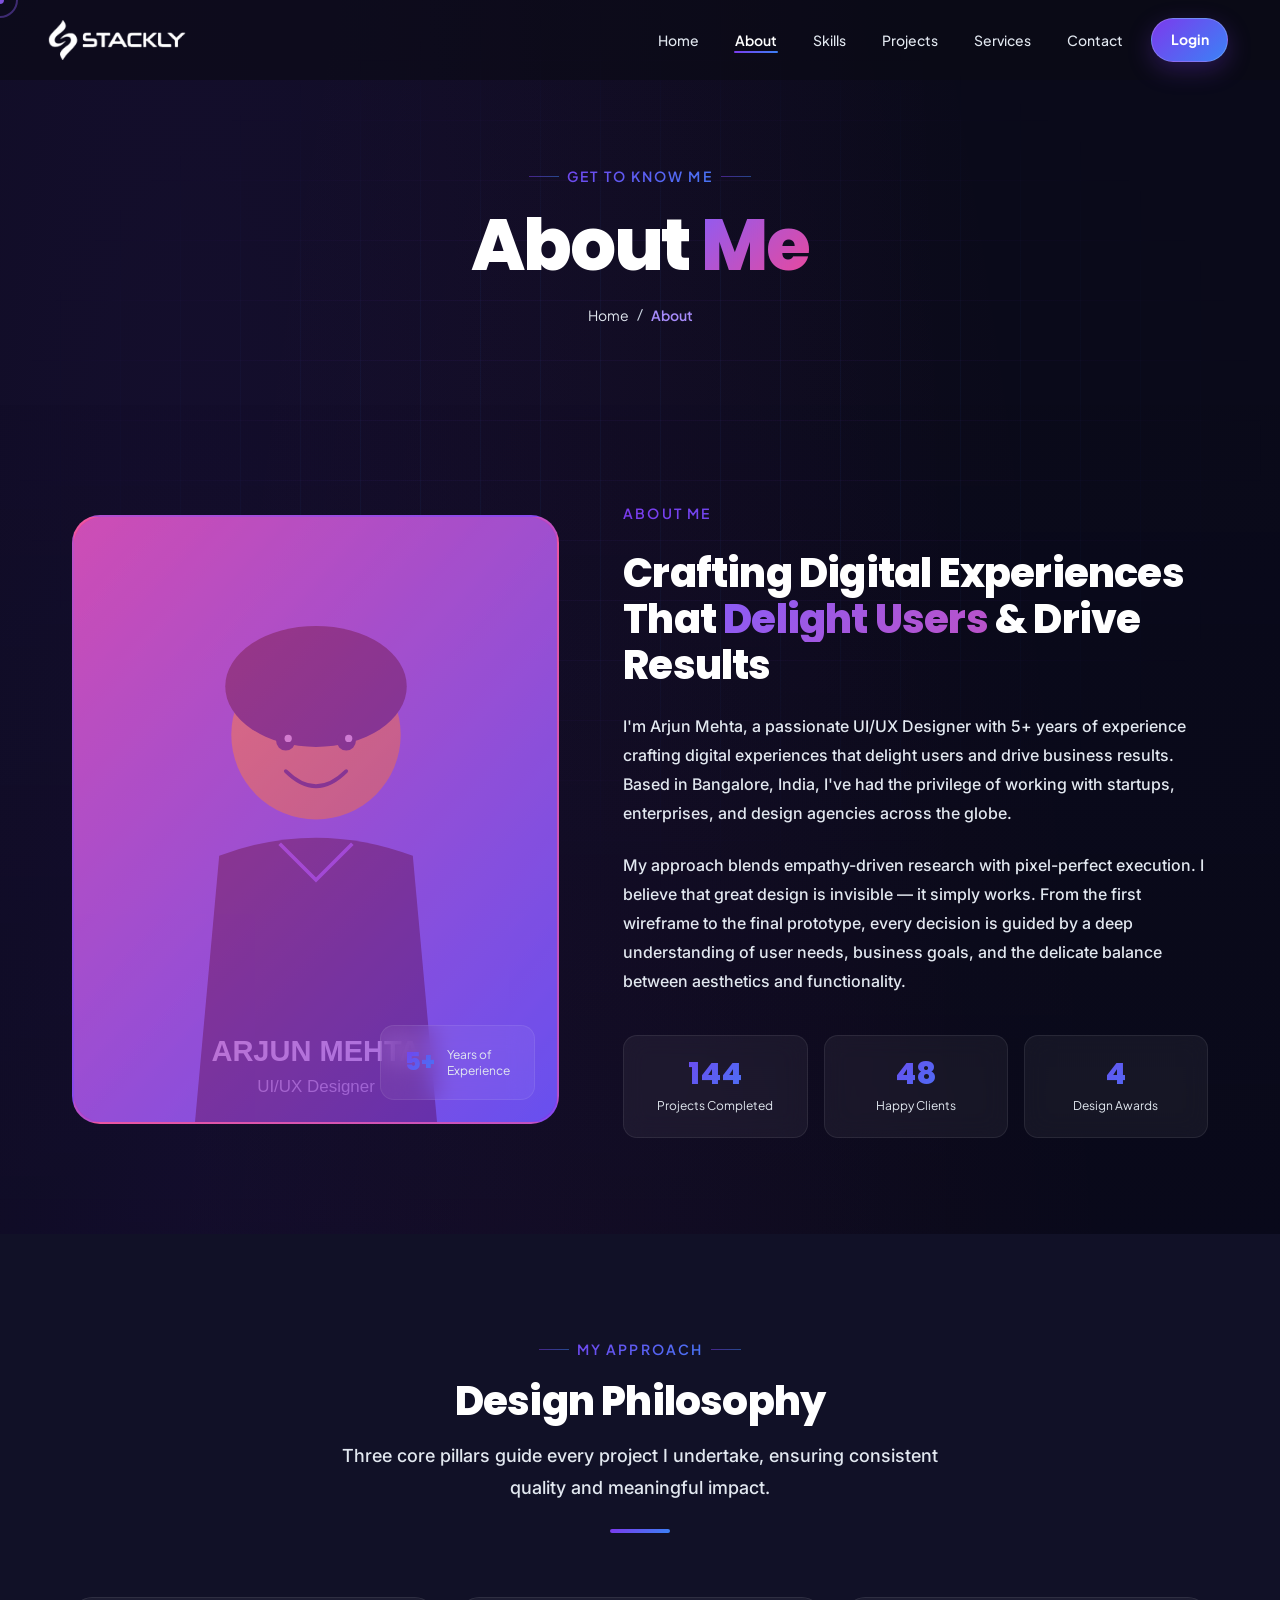
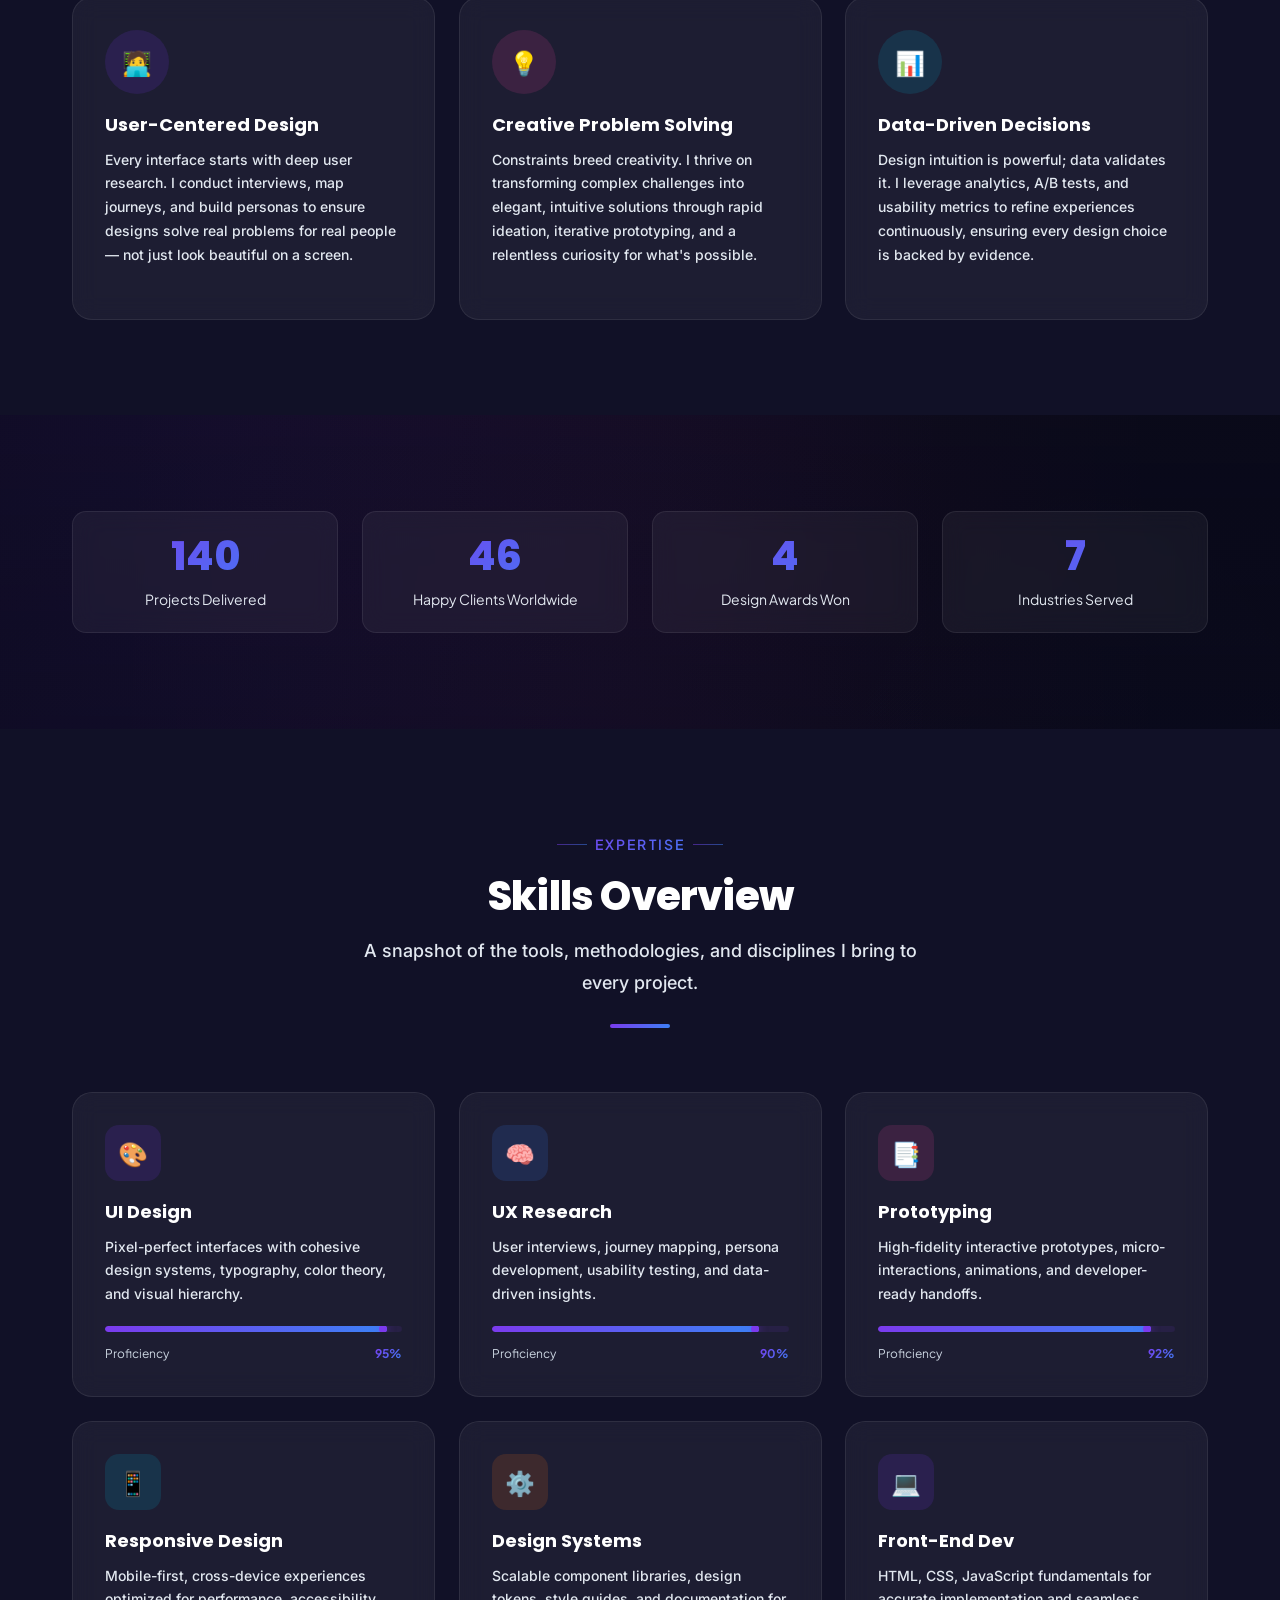
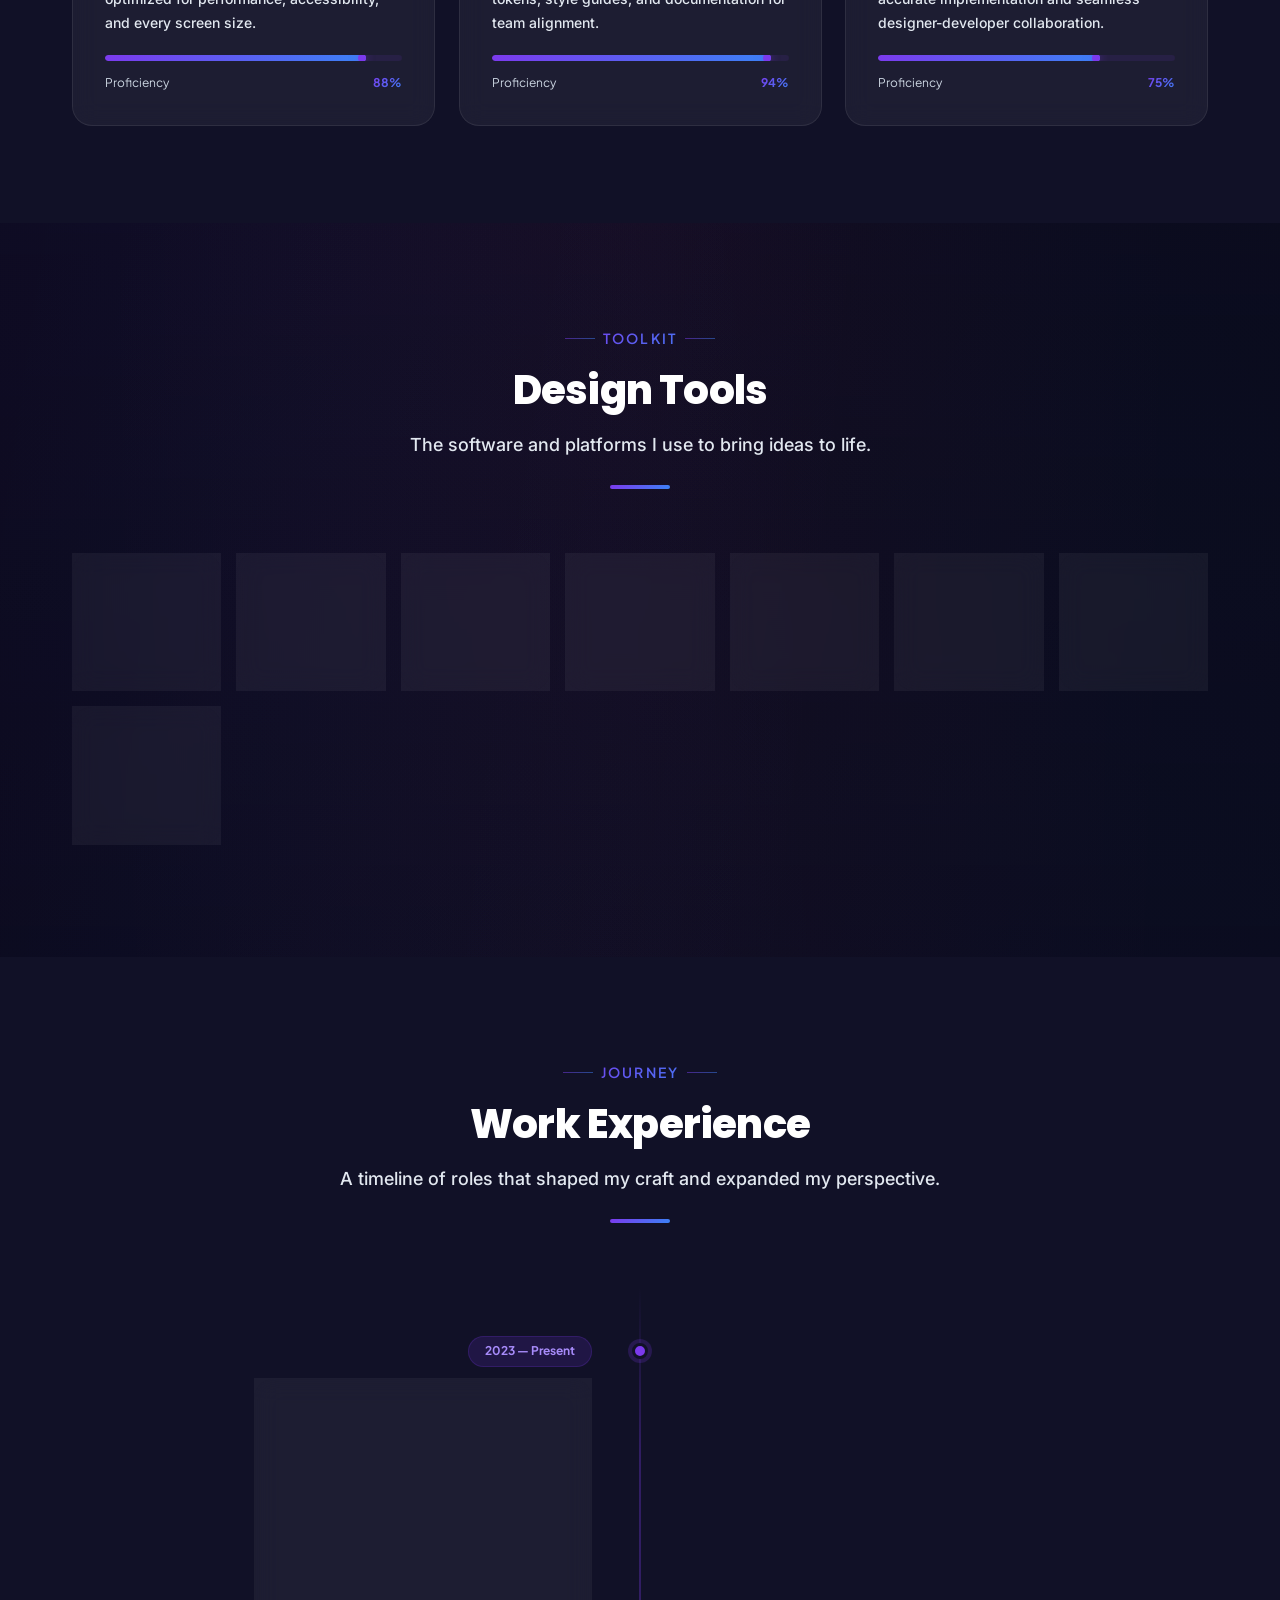
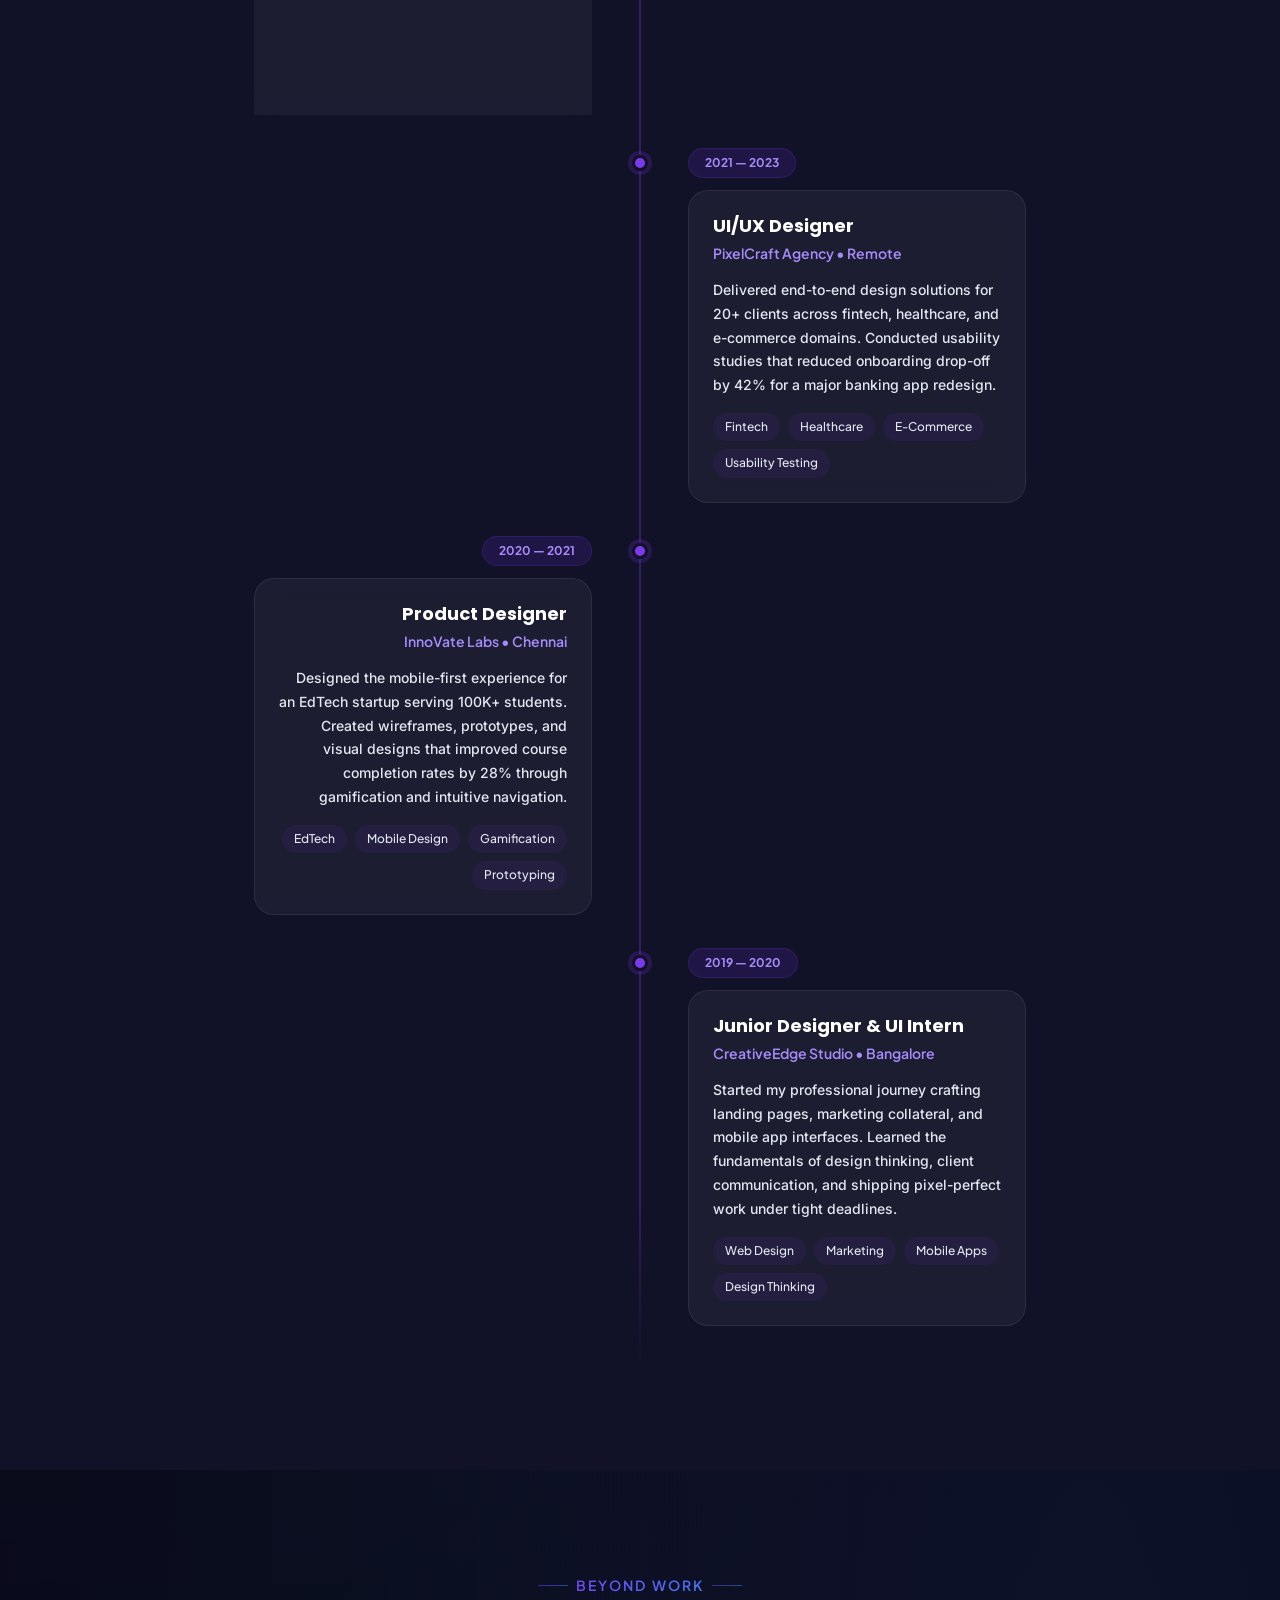
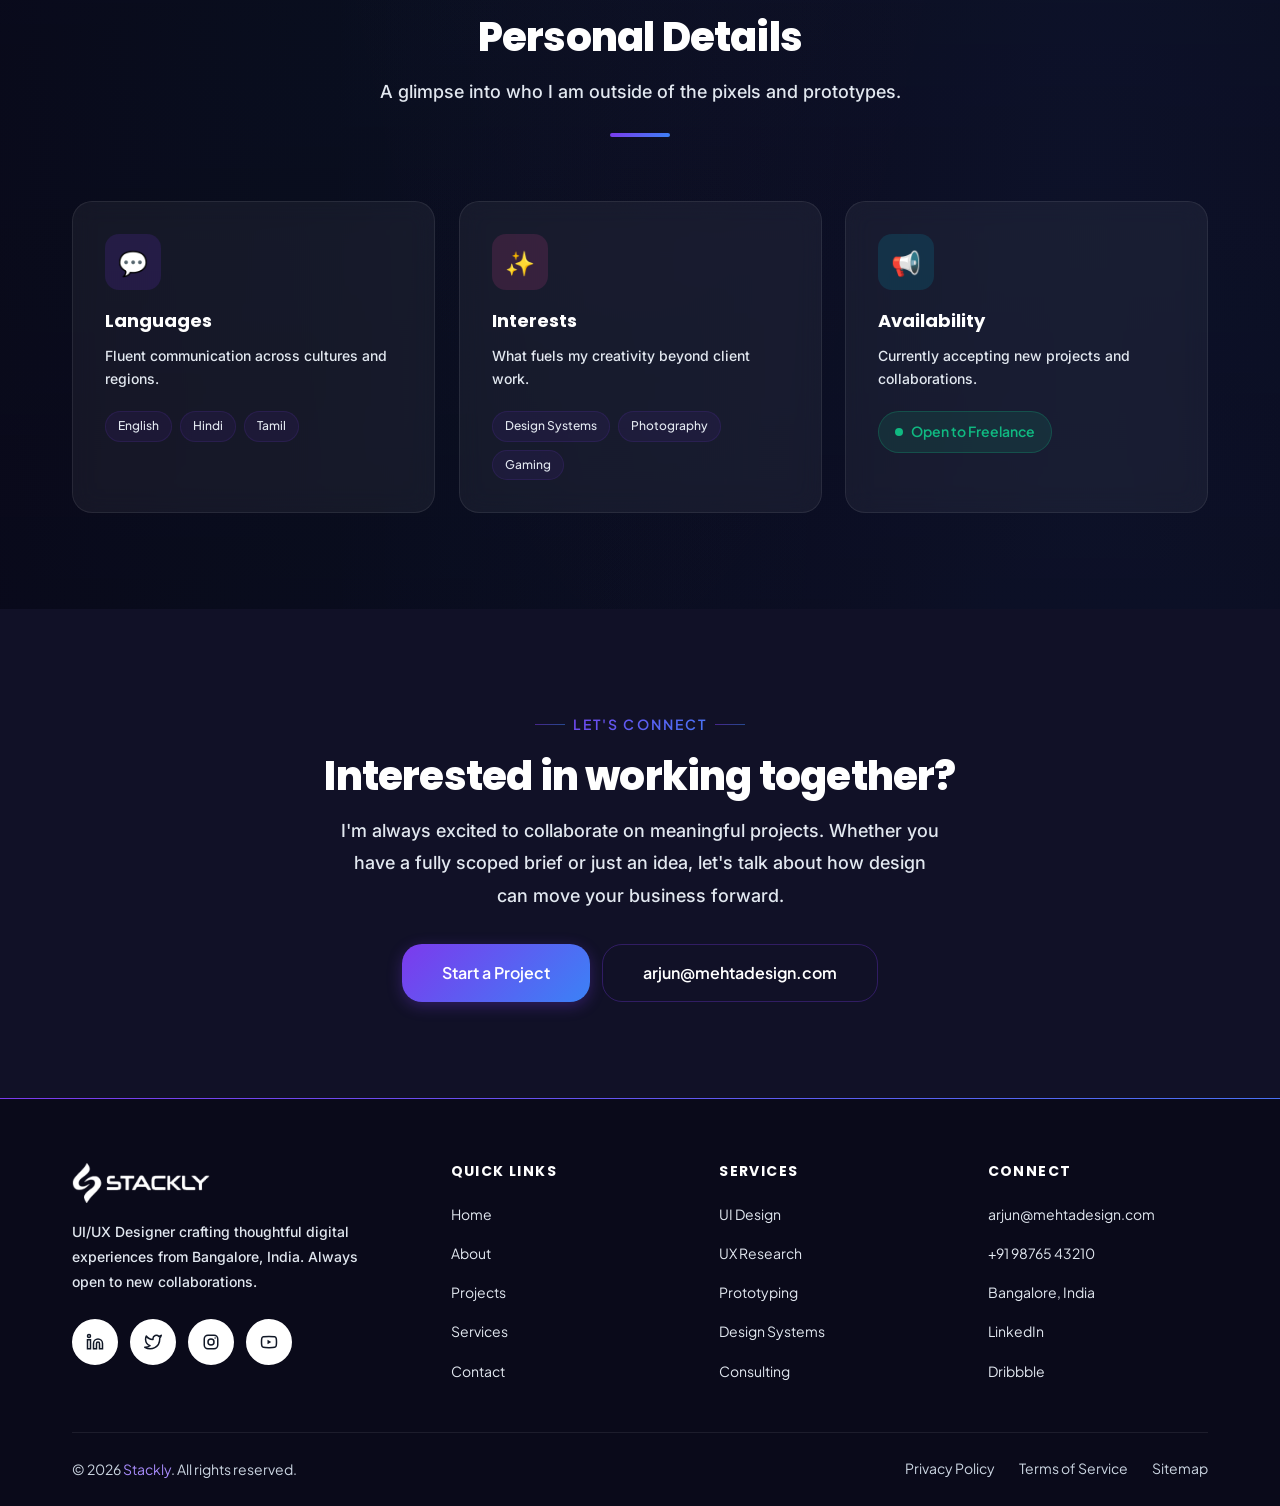
<file: about.html>
<!DOCTYPE html>
<html lang="en" data-theme="dark">
<head>
    <meta charset="UTF-8">
    <meta name="viewport" content="width=device-width, initial-scale=1.0">
    <title>About — Stackly | UI/UX Designer</title>
    <link rel="preconnect" href="https://fonts.googleapis.com">
    <link rel="preconnect" href="https://fonts.gstatic.com" crossorigin>
    <link href="https://fonts.googleapis.com/css2?family=Inter:wght@400;500;600;700&family=Poppins:wght@400;500;600;700;800&family=Plus+Jakarta+Sans:wght@400;500;600;700;800&display=swap" rel="stylesheet">
    <link rel="stylesheet" href="css/style.css">
    <link rel="stylesheet" href="css/responsive.css">
</head>
<body class="about-page">

    <!-- Animated Background -->
    <div class="animated-bg" aria-hidden="true">
        <div class="bg-blob blob-1"></div>
        <div class="bg-blob blob-2"></div>
        <div class="bg-blob blob-3"></div>
        <div class="floating-particles">
            <span class="particle"></span>
            <span class="particle"></span>
            <span class="particle"></span>
            <span class="particle"></span>
            <span class="particle"></span>
            <span class="particle"></span>
            <span class="particle"></span>
            <span class="particle"></span>
            <span class="particle"></span>
            <span class="particle"></span>
            <span class="particle"></span>
            <span class="particle"></span>
        </div>
        <div class="grid-pattern"></div>
    </div>

    <!-- Navigation -->
    <nav class="navbar" id="navbar" aria-label="Main Navigation">
        <div class="container nav-container">
            <a href="index.html" class="nav-logo" aria-label="Arjun Mehta - Home">
                <img src="images/Stackly_logo.png" class="site-logo" alt="Stackly">
            </a>
            <ul class="nav-menu" id="navMenu" role="menubar">
                <li role="none"><a href="index.html" class="nav-link" role="menuitem">Home</a></li>
                <li role="none"><a href="about.html" class="nav-link active" role="menuitem">About</a></li>
                <li role="none"><a href="skills.html" class="nav-link" role="menuitem">Skills</a></li>
                <li role="none"><a href="projects.html" class="nav-link" role="menuitem">Projects</a></li>
                <li role="none"><a href="services.html" class="nav-link" role="menuitem">Services</a></li>
                <li role="none"><a href="contact.html" class="nav-link" role="menuitem">Contact</a></li>
                <li role="none"><a href="login.html" class="nav-link" role="menuitem">Login</a></li>
                <li role="none"><a href="#" class="btn btn-primary nav-btn" role="menuitem" data-action="download-resume">Resume &darr;</a></li>
            </ul>
            <button class="nav-toggle" id="navToggle" aria-label="Toggle navigation menu" aria-expanded="false" aria-controls="navMenu">
                <span></span>
                <span></span>
                <span></span>
            </button>
        </div>
    </nav>

    <!-- Hero Banner Section -->
    <section class="hero" style="min-height: 45vh; padding-top: calc(var(--navbar-height) + var(--space-16));">
        <div class="container" style="grid-template-columns: 1fr;">
            <div class="hero-content" style="text-align: center;">
                <p class="section-subtitle">Get to Know Me</p>
                <h1 class="hero-title" style="margin-bottom: var(--space-4);">About <span class="gradient-text">Me</span></h1>
                <nav style="margin-top: var(--space-4);">
                    <ul style="display: inline-flex; align-items: center; gap: var(--space-2); list-style: none;">
                        <li><a href="index.html" style="font-size: var(--text-sm); color: var(--text-muted); transition: color var(--transition-fast);">Home</a></li>
                        <li style="color: var(--text-dim); font-size: var(--text-sm);">/</li>
                        <li><span style="font-size: var(--text-sm); color: var(--color-primary-light); font-weight: 600;">About</span></li>
                    </ul>
                </nav>
            </div>
        </div>
    </section>

    <!-- About Section -->
    <section class="section about" id="about">
        <div class="container" style="max-width: var(--container-max);">
            <div class="about-grid">
                <div class="about-image-wrapper reveal-left">
                    <div class="about-image" style="border-radius: var(--radius-2xl);">
                        <div class="about-image-placeholder" style="border-radius: var(--radius-2xl); background: var(--gradient-primary); display: flex; align-items: center; justify-content: center; overflow: hidden;">
                            <img src="images/profile-placeholder.svg" alt="Arjun Mehta - UI/UX Designer" style="width: 100%; height: 100%; object-fit: cover;">
                        </div>
                    </div>
                    <div class="about-image-badge">
                        <div class="about-image-badge-number">5+</div>
                        <div class="about-image-badge-text">Years of<br>Experience</div>
                    </div>
                </div>
                <div class="about-content reveal-right">
                    <p class="about-tag">About Me</p>
                    <h2 class="about-heading">Crafting Digital Experiences That <span class="gradient-text">Delight Users</span> &amp; Drive Results</h2>
                    <p class="about-text">I'm Arjun Mehta, a passionate UI/UX Designer with 5+ years of experience crafting digital experiences that delight users and drive business results. Based in Bangalore, India, I've had the privilege of working with startups, enterprises, and design agencies across the globe.</p>
                    <p class="about-text">My approach blends empathy-driven research with pixel-perfect execution. I believe that great design is invisible &mdash; it simply works. From the first wireframe to the final prototype, every decision is guided by a deep understanding of user needs, business goals, and the delicate balance between aesthetics and functionality.</p>
                    <div class="about-stats">
                        <div class="about-stat-card">
                            <div class="about-stat-number" data-count="150">0</div>
                            <div class="about-stat-label">Projects Completed</div>
                        </div>
                        <div class="about-stat-card">
                            <div class="about-stat-number" data-count="50">0</div>
                            <div class="about-stat-label">Happy Clients</div>
                        </div>
                        <div class="about-stat-card">
                            <div class="about-stat-number" data-count="5">0</div>
                            <div class="about-stat-label">Design Awards</div>
                        </div>
                    </div>
                </div>
            </div>
        </div>
    </section>

    <!-- Design Philosophy Section -->
    <section class="section" style="background: var(--bg-secondary);">
        <div class="container" style="max-width: var(--container-max); margin: 0 auto;">
            <div class="section-header reveal">
                <p class="section-subtitle">My Approach</p>
                <h2 class="section-title">Design Philosophy</h2>
                <p class="section-description">Three core pillars guide every project I undertake, ensuring consistent quality and meaningful impact.</p>
                <div class="section-line"></div>
            </div>
            <div style="display: grid; grid-template-columns: repeat(auto-fill, minmax(300px, 1fr)); gap: var(--space-6);">
                <div class="skill-card reveal delay-1" style="padding: var(--space-8);">
                    <div class="skill-card-icon purple" style="width: 64px; height: 64px; border-radius: 50%;">
                        <span style="font-size: var(--text-2xl);">&#x1F9D1;&#x200D;&#x1F4BB;</span>
                    </div>
                    <h3 class="skill-card-title" style="margin-top: var(--space-4);">User-Centered Design</h3>
                    <p class="skill-card-description">Every interface starts with deep user research. I conduct interviews, map journeys, and build personas to ensure designs solve real problems for real people &mdash; not just look beautiful on a screen.</p>
                </div>
                <div class="skill-card reveal delay-2" style="padding: var(--space-8);">
                    <div class="skill-card-icon pink" style="width: 64px; height: 64px; border-radius: 50%;">
                        <span style="font-size: var(--text-2xl);">&#x1F4A1;</span>
                    </div>
                    <h3 class="skill-card-title" style="margin-top: var(--space-4);">Creative Problem Solving</h3>
                    <p class="skill-card-description">Constraints breed creativity. I thrive on transforming complex challenges into elegant, intuitive solutions through rapid ideation, iterative prototyping, and a relentless curiosity for what's possible.</p>
                </div>
                <div class="skill-card reveal delay-3" style="padding: var(--space-8);">
                    <div class="skill-card-icon cyan" style="width: 64px; height: 64px; border-radius: 50%;">
                        <span style="font-size: var(--text-2xl);">&#x1F4CA;</span>
                    </div>
                    <h3 class="skill-card-title" style="margin-top: var(--space-4);">Data-Driven Decisions</h3>
                    <p class="skill-card-description">Design intuition is powerful; data validates it. I leverage analytics, A/B tests, and usability metrics to refine experiences continuously, ensuring every design choice is backed by evidence.</p>
                </div>
            </div>
        </div>
    </section>

    <!-- Stats Row Section -->
    <section class="section">
        <div class="container" style="max-width: var(--container-max); margin: 0 auto;">
            <div style="display: grid; grid-template-columns: repeat(4, 1fr); gap: var(--space-6);" class="stats-row-grid">
                <div class="about-stat-card reveal delay-1" style="text-align: center;">
                    <div class="about-stat-number" style="font-size: var(--text-4xl);" data-count="150">0</div>
                    <div class="about-stat-label" style="font-size: var(--text-sm); margin-top: var(--space-2);">Projects Delivered</div>
                </div>
                <div class="about-stat-card reveal delay-2" style="text-align: center;">
                    <div class="about-stat-number" style="font-size: var(--text-4xl);" data-count="50">0</div>
                    <div class="about-stat-label" style="font-size: var(--text-sm); margin-top: var(--space-2);">Happy Clients Worldwide</div>
                </div>
                <div class="about-stat-card reveal delay-3" style="text-align: center;">
                    <div class="about-stat-number" style="font-size: var(--text-4xl);" data-count="5">0</div>
                    <div class="about-stat-label" style="font-size: var(--text-sm); margin-top: var(--space-2);">Design Awards Won</div>
                </div>
                <div class="about-stat-card reveal delay-4" style="text-align: center;">
                    <div class="about-stat-number" style="font-size: var(--text-4xl);" data-count="8">0</div>
                    <div class="about-stat-label" style="font-size: var(--text-sm); margin-top: var(--space-2);">Industries Served</div>
                </div>
            </div>
        </div>
    </section>

    <!-- Skills Overview Grid -->
    <section class="section skills" id="skills">
        <div class="container" style="max-width: var(--container-max); margin: 0 auto;">
            <div class="section-header reveal">
                <p class="section-subtitle">Expertise</p>
                <h2 class="section-title">Skills Overview</h2>
                <p class="section-description">A snapshot of the tools, methodologies, and disciplines I bring to every project.</p>
                <div class="section-line"></div>
            </div>
            <div class="skills-grid">
                <div class="skill-card reveal delay-1">
                    <div class="skill-card-icon purple">
                        <span>&#x1F3A8;</span>
                    </div>
                    <h3 class="skill-card-title">UI Design</h3>
                    <p class="skill-card-description">Pixel-perfect interfaces with cohesive design systems, typography, color theory, and visual hierarchy.</p>
                    <div class="skill-progress">
                        <div class="skill-progress-bar" style="--progress: 95%;"></div>
                    </div>
                    <div class="skill-level">
                        <span>Proficiency</span>
                        <span class="skill-level-percentage">95%</span>
                    </div>
                </div>
                <div class="skill-card reveal delay-2">
                    <div class="skill-card-icon blue">
                        <span>&#x1F9E0;</span>
                    </div>
                    <h3 class="skill-card-title">UX Research</h3>
                    <p class="skill-card-description">User interviews, journey mapping, persona development, usability testing, and data-driven insights.</p>
                    <div class="skill-progress">
                        <div class="skill-progress-bar" style="--progress: 90%;"></div>
                    </div>
                    <div class="skill-level">
                        <span>Proficiency</span>
                        <span class="skill-level-percentage">90%</span>
                    </div>
                </div>
                <div class="skill-card reveal delay-3">
                    <div class="skill-card-icon pink">
                        <span>&#x1F4D1;</span>
                    </div>
                    <h3 class="skill-card-title">Prototyping</h3>
                    <p class="skill-card-description">High-fidelity interactive prototypes, micro-interactions, animations, and developer-ready handoffs.</p>
                    <div class="skill-progress">
                        <div class="skill-progress-bar" style="--progress: 92%;"></div>
                    </div>
                    <div class="skill-level">
                        <span>Proficiency</span>
                        <span class="skill-level-percentage">92%</span>
                    </div>
                </div>
                <div class="skill-card reveal delay-4">
                    <div class="skill-card-icon cyan">
                        <span>&#x1F4F1;</span>
                    </div>
                    <h3 class="skill-card-title">Responsive Design</h3>
                    <p class="skill-card-description">Mobile-first, cross-device experiences optimized for performance, accessibility, and every screen size.</p>
                    <div class="skill-progress">
                        <div class="skill-progress-bar" style="--progress: 88%;"></div>
                    </div>
                    <div class="skill-level">
                        <span>Proficiency</span>
                        <span class="skill-level-percentage">88%</span>
                    </div>
                </div>
                <div class="skill-card reveal delay-5">
                    <div class="skill-card-icon orange">
                        <span>&#x2699;&#xFE0F;</span>
                    </div>
                    <h3 class="skill-card-title">Design Systems</h3>
                    <p class="skill-card-description">Scalable component libraries, design tokens, style guides, and documentation for team alignment.</p>
                    <div class="skill-progress">
                        <div class="skill-progress-bar" style="--progress: 94%;"></div>
                    </div>
                    <div class="skill-level">
                        <span>Proficiency</span>
                        <span class="skill-level-percentage">94%</span>
                    </div>
                </div>
                <div class="skill-card reveal delay-6">
                    <div class="skill-card-icon purple">
                        <span>&#x1F4BB;</span>
                    </div>
                    <h3 class="skill-card-title">Front-End Dev</h3>
                    <p class="skill-card-description">HTML, CSS, JavaScript fundamentals for accurate implementation and seamless designer-developer collaboration.</p>
                    <div class="skill-progress">
                        <div class="skill-progress-bar" style="--progress: 75%;"></div>
                    </div>
                    <div class="skill-level">
                        <span>Proficiency</span>
                        <span class="skill-level-percentage">75%</span>
                    </div>
                </div>
            </div>
        </div>
    </section>

    <!-- Tools Section -->
    <section class="section">
        <div class="container" style="max-width: var(--container-max); margin: 0 auto;">
            <div class="section-header reveal">
                <p class="section-subtitle">Toolkit</p>
                <h2 class="section-title">Design Tools</h2>
                <p class="section-description">The software and platforms I use to bring ideas to life.</p>
                <div class="section-line"></div>
            </div>
            <div class="tools-scroll-container reveal">
                <div class="tools-grid">
                    <div class="tool-card">
                        <div class="tool-card-icon" style="background: rgba(var(--color-accent-pink-rgb), 0.12);">
                            <span>&#x1F58C;&#xFE0F;</span>
                        </div>
                        <span class="tool-card-name">Figma</span>
                    </div>
                    <div class="tool-card">
                        <div class="tool-card-icon" style="background: rgba(var(--color-secondary-rgb), 0.12);">
                            <span>&#x1F3A8;</span>
                        </div>
                        <span class="tool-card-name">Adobe XD</span>
                    </div>
                    <div class="tool-card">
                        <div class="tool-card-icon" style="background: rgba(var(--color-accent-cyan-rgb), 0.12);">
                            <span>&#x1F58D;&#xFE0F;</span>
                        </div>
                        <span class="tool-card-name">Sketch</span>
                    </div>
                    <div class="tool-card">
                        <div class="tool-card-icon" style="background: rgba(var(--color-accent-orange-rgb), 0.12);">
                            <span>&#x1F308;</span>
                        </div>
                        <span class="tool-card-name">Illustrator</span>
                    </div>
                    <div class="tool-card">
                        <div class="tool-card-icon" style="background: rgba(var(--color-primary-rgb), 0.12);">
                            <span>&#x1F3AC;</span>
                        </div>
                        <span class="tool-card-name">Photoshop</span>
                    </div>
                    <div class="tool-card">
                        <div class="tool-card-icon" style="background: rgba(var(--color-success-rgb), 0.12);">
                            <span>&#x1F4E4;</span>
                        </div>
                        <span class="tool-card-name">Principle</span>
                    </div>
                    <div class="tool-card">
                        <div class="tool-card-icon" style="background: rgba(var(--color-warning-rgb), 0.12);">
                            <span>&#x1F4CA;</span>
                        </div>
                        <span class="tool-card-name">Miro</span>
                    </div>
                    <div class="tool-card">
                        <div class="tool-card-icon" style="background: rgba(var(--color-accent-pink-rgb), 0.12);">
                            <span>&#x1F4DD;</span>
                        </div>
                        <span class="tool-card-name">Notion</span>
                    </div>
                </div>
            </div>
        </div>
    </section>

    <!-- Experience Timeline -->
    <section class="section experience" id="experience">
        <div class="container" style="max-width: var(--container-narrow); margin: 0 auto;">
            <div class="section-header reveal">
                <p class="section-subtitle">Journey</p>
                <h2 class="section-title">Work Experience</h2>
                <p class="section-description">A timeline of roles that shaped my craft and expanded my perspective.</p>
                <div class="section-line"></div>
            </div>
            <div class="timeline">
                <div class="timeline-item reveal-left">
                    <div class="timeline-dot"></div>
                    <span class="timeline-year">2023 &mdash; Present</span>
                    <div class="timeline-card">
                        <h3 class="timeline-role">Senior UI/UX Designer</h3>
                        <p class="timeline-company">Nexora Technologies &bull; Bangalore</p>
                        <p class="timeline-description">Leading a team of 4 designers to redesign the core SaaS platform, resulting in a 35% increase in user retention. Established a unified design system used across 3 product lines and mentored junior designers on research-driven workflows.</p>
                        <div class="timeline-tags">
                            <span class="timeline-tag">Design Systems</span>
                            <span class="timeline-tag">Team Leadership</span>
                            <span class="timeline-tag">SaaS</span>
                            <span class="timeline-tag">User Retention</span>
                        </div>
                    </div>
                </div>
                <div class="timeline-item reveal-right">
                    <div class="timeline-dot"></div>
                    <span class="timeline-year">2021 &mdash; 2023</span>
                    <div class="timeline-card">
                        <h3 class="timeline-role">UI/UX Designer</h3>
                        <p class="timeline-company">PixelCraft Agency &bull; Remote</p>
                        <p class="timeline-description">Delivered end-to-end design solutions for 20+ clients across fintech, healthcare, and e-commerce domains. Conducted usability studies that reduced onboarding drop-off by 42% for a major banking app redesign.</p>
                        <div class="timeline-tags">
                            <span class="timeline-tag">Fintech</span>
                            <span class="timeline-tag">Healthcare</span>
                            <span class="timeline-tag">E-Commerce</span>
                            <span class="timeline-tag">Usability Testing</span>
                        </div>
                    </div>
                </div>
                <div class="timeline-item reveal-left">
                    <div class="timeline-dot"></div>
                    <span class="timeline-year">2020 &mdash; 2021</span>
                    <div class="timeline-card">
                        <h3 class="timeline-role">Product Designer</h3>
                        <p class="timeline-company">InnoVate Labs &bull; Chennai</p>
                        <p class="timeline-description">Designed the mobile-first experience for an EdTech startup serving 100K+ students. Created wireframes, prototypes, and visual designs that improved course completion rates by 28% through gamification and intuitive navigation.</p>
                        <div class="timeline-tags">
                            <span class="timeline-tag">EdTech</span>
                            <span class="timeline-tag">Mobile Design</span>
                            <span class="timeline-tag">Gamification</span>
                            <span class="timeline-tag">Prototyping</span>
                        </div>
                    </div>
                </div>
                <div class="timeline-item reveal-right">
                    <div class="timeline-dot"></div>
                    <span class="timeline-year">2019 &mdash; 2020</span>
                    <div class="timeline-card">
                        <h3 class="timeline-role">Junior Designer &amp; UI Intern</h3>
                        <p class="timeline-company">CreativeEdge Studio &bull; Bangalore</p>
                        <p class="timeline-description">Started my professional journey crafting landing pages, marketing collateral, and mobile app interfaces. Learned the fundamentals of design thinking, client communication, and shipping pixel-perfect work under tight deadlines.</p>
                        <div class="timeline-tags">
                            <span class="timeline-tag">Web Design</span>
                            <span class="timeline-tag">Marketing</span>
                            <span class="timeline-tag">Mobile Apps</span>
                            <span class="timeline-tag">Design Thinking</span>
                        </div>
                    </div>
                </div>
            </div>
        </div>
    </section>

    <!-- Personal Details -->
    <section class="section">
        <div class="container" style="max-width: var(--container-max); margin: 0 auto;">
            <div class="section-header reveal">
                <p class="section-subtitle">Beyond Work</p>
                <h2 class="section-title">Personal Details</h2>
                <p class="section-description">A glimpse into who I am outside of the pixels and prototypes.</p>
                <div class="section-line"></div>
            </div>
            <div style="display: grid; grid-template-columns: repeat(auto-fill, minmax(320px, 1fr)); gap: var(--space-6);">
                <div class="skill-card reveal delay-1" style="padding: var(--space-8);">
                    <div class="skill-card-icon purple" style="width: 56px; height: 56px;">
                        <span>&#x1F4AC;</span>
                    </div>
                    <h3 class="skill-card-title">Languages</h3>
                    <p class="skill-card-description">Fluent communication across cultures and regions.</p>
                    <div style="display: flex; flex-wrap: wrap; gap: var(--space-2); margin-top: var(--space-3);">
                        <span class="project-tag">English</span>
                        <span class="project-tag">Hindi</span>
                        <span class="project-tag">Tamil</span>
                    </div>
                </div>
                <div class="skill-card reveal delay-2" style="padding: var(--space-8);">
                    <div class="skill-card-icon pink" style="width: 56px; height: 56px;">
                        <span>&#x2728;</span>
                    </div>
                    <h3 class="skill-card-title">Interests</h3>
                    <p class="skill-card-description">What fuels my creativity beyond client work.</p>
                    <div style="display: flex; flex-wrap: wrap; gap: var(--space-2); margin-top: var(--space-3);">
                        <span class="project-tag">Design Systems</span>
                        <span class="project-tag">Photography</span>
                        <span class="project-tag">Gaming</span>
                    </div>
                </div>
                <div class="skill-card reveal delay-3" style="padding: var(--space-8);">
                    <div class="skill-card-icon cyan" style="width: 56px; height: 56px;">
                        <span>&#x1F4E2;</span>
                    </div>
                    <h3 class="skill-card-title">Availability</h3>
                    <p class="skill-card-description">Currently accepting new projects and collaborations.</p>
                    <div style="margin-top: var(--space-4);">
                        <span style="display: inline-flex; align-items: center; gap: var(--space-2); padding: var(--space-2) var(--space-4); background: rgba(var(--color-success-rgb), 0.12); border: 1px solid rgba(var(--color-success-rgb), 0.25); border-radius: var(--radius-full); font-size: var(--text-sm); font-weight: 600; color: var(--color-success);">
                            <span style="width: 8px; height: 8px; border-radius: 50%; background: var(--color-success); display: inline-block;"></span>
                            Open to Freelance
                        </span>
                    </div>
                </div>
            </div>
        </div>
    </section>

    <!-- CTA Section -->
    <section class="section" style="background: var(--bg-secondary);">
        <div class="container" style="max-width: var(--container-narrow); margin: 0 auto; text-align: center;">
            <div class="reveal">
                <p class="section-subtitle">Let's Connect</p>
                <h2 class="section-title" style="font-size: var(--text-4xl);">Interested in working together?</h2>
                <p class="section-description" style="margin: var(--space-4) auto var(--space-8);">I'm always excited to collaborate on meaningful projects. Whether you have a fully scoped brief or just an idea, let's talk about how design can move your business forward.</p>
                <div class="btn-group" style="justify-content: center;">
                    <a href="index.html#contact" class="btn btn-primary btn-lg">Start a Project</a>
                    <a href="mailto:arjun@mehtadesign.com" class="btn btn-secondary btn-lg">arjun@mehtadesign.com</a>
                </div>
            </div>
        </div>
    </section>

    <!-- Footer -->
    <footer class="footer">
        <div class="container" style="max-width: var(--container-max); margin: 0 auto;">
            <div class="footer-grid">
                <div class="footer-brand">
                    <a href="index.html" class="footer-logo"><img src="images/Stackly_logo.png" class="site-logo" alt="Stackly"></a>
                    <p class="footer-description">UI/UX Designer crafting thoughtful digital experiences from Bangalore, India. Always open to new collaborations.</p>
                    <div class="footer-social">
                        <a href="#" class="footer-social-link" aria-label="Dribbble" title="Dribbble">&#x1F3B8;</a>
                        <a href="#" class="footer-social-link" aria-label="Behance" title="Behance">&#x1F4F1;</a>
                        <a href="#" class="footer-social-link" aria-label="LinkedIn" title="LinkedIn">&#x1F310;</a>
                        <a href="#" class="footer-social-link" aria-label="Twitter" title="Twitter">&#x1F426;</a>
                    </div>
                </div>
                <div>
                    <h4 class="footer-column-title">Quick Links</h4>
                    <ul class="footer-links">
                        <li><a href="index.html" class="footer-link">Home</a></li>
                        <li><a href="about.html" class="footer-link">About</a></li>
                        <li><a href="index.html#projects" class="footer-link">Projects</a></li>
                        <li><a href="index.html#services" class="footer-link">Services</a></li>
                        <li><a href="index.html#contact" class="footer-link">Contact</a></li>
                    </ul>
                </div>
                <div>
                    <h4 class="footer-column-title">Services</h4>
                    <ul class="footer-links">
                        <li><a href="index.html#services" class="footer-link">UI Design</a></li>
                        <li><a href="index.html#services" class="footer-link">UX Research</a></li>
                        <li><a href="index.html#services" class="footer-link">Prototyping</a></li>
                        <li><a href="index.html#services" class="footer-link">Design Systems</a></li>
                        <li><a href="index.html#services" class="footer-link">Consulting</a></li>
                    </ul>
                </div>
                <div>
                    <h4 class="footer-column-title">Connect</h4>
                    <ul class="footer-links">
                        <li><a href="mailto:arjun@mehtadesign.com" class="footer-link">arjun@mehtadesign.com</a></li>
                        <li><a href="tel:+919876543210" class="footer-link">+91 98765 43210</a></li>
                        <li><span class="footer-link" style="cursor: default;">Bangalore, India</span></li>
                        <li><a href="#" class="footer-link">LinkedIn</a></li>
                        <li><a href="#" class="footer-link">Dribbble</a></li>
                    </ul>
                </div>
            </div>
            <div class="footer-bottom">
                <p class="footer-copyright">&copy; 2026 <a href="index.html">Stackly</a>. All rights reserved.</p>
                <div class="footer-bottom-links">
                    <a href="#" class="footer-bottom-link">Privacy Policy</a>
                    <a href="#" class="footer-bottom-link">Terms of Service</a>
                    <a href="#" class="footer-bottom-link">Sitemap</a>
                </div>
            </div>
        </div>
    </footer>

    <script src="js/footer-icons.js"></script>
    <script src="js/script.js"></script>
    <script src="js/animations.js"></script>
</body>
</html>
</file>
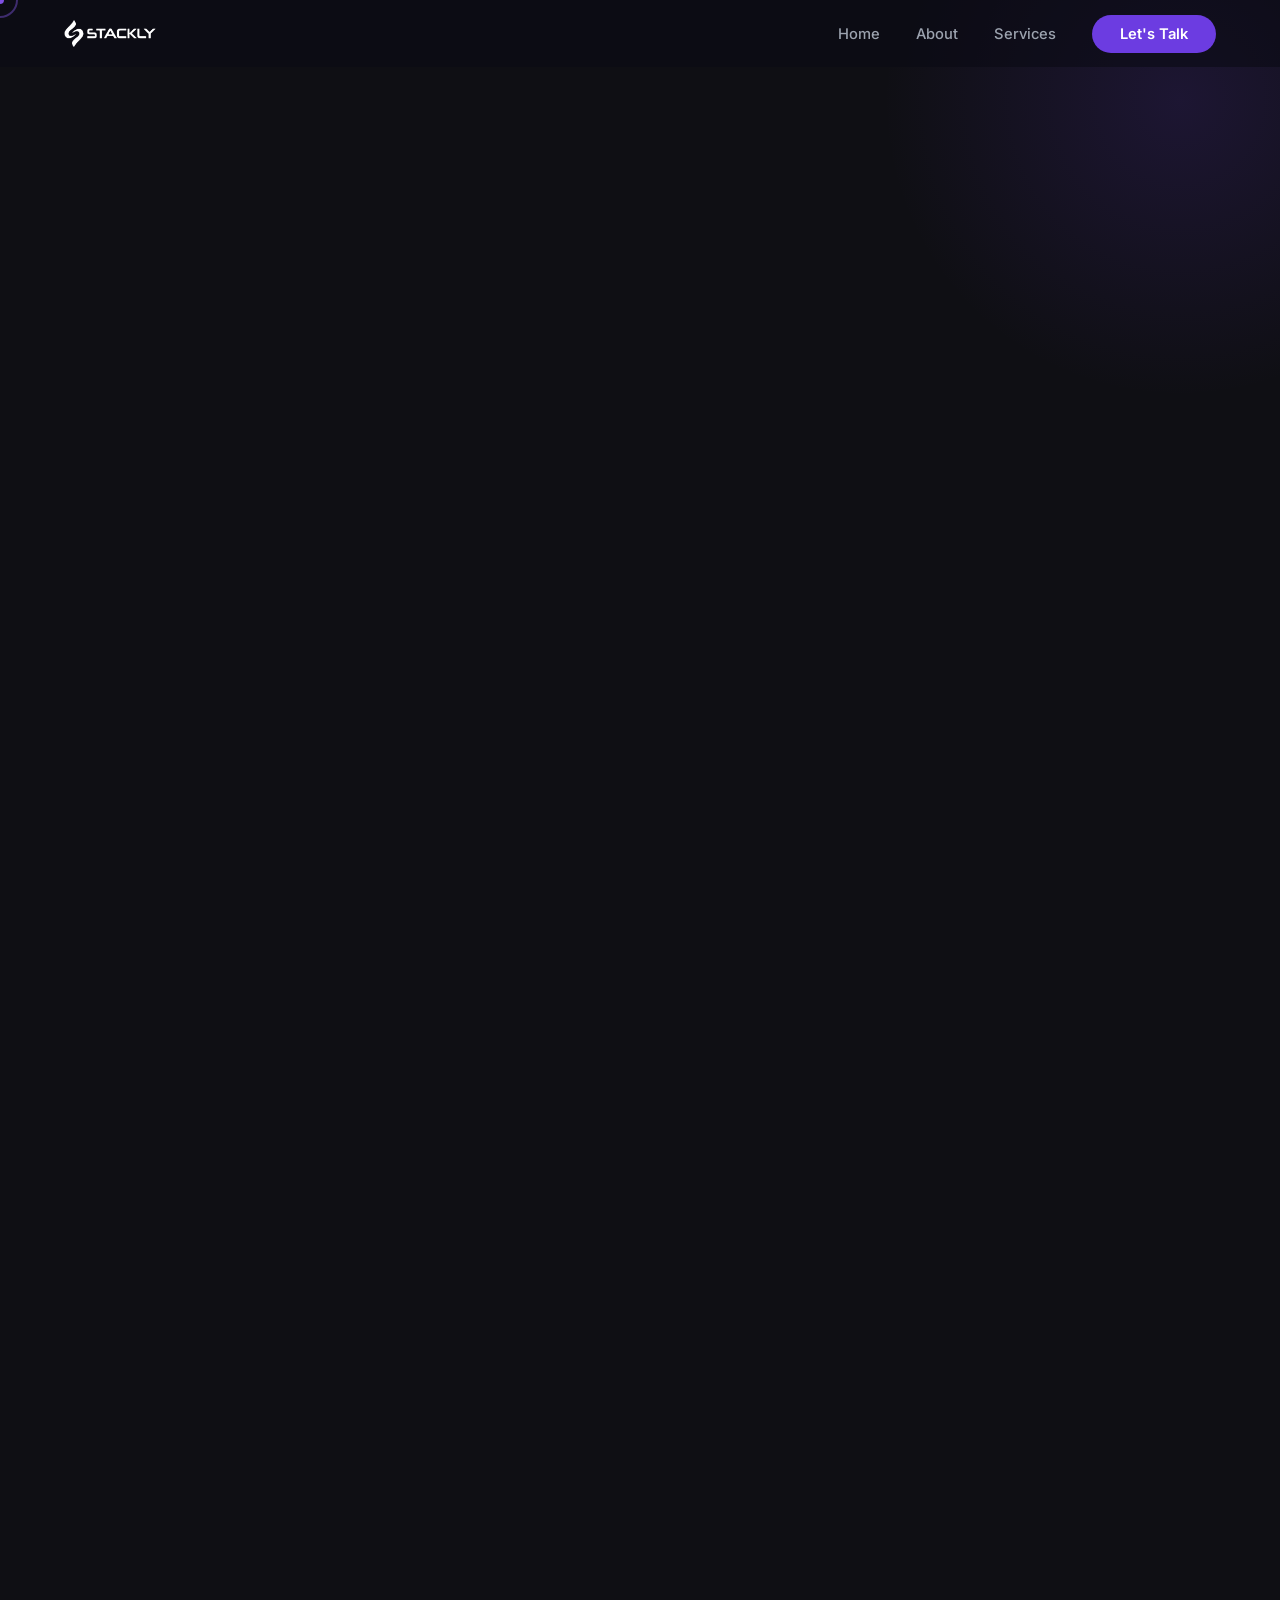
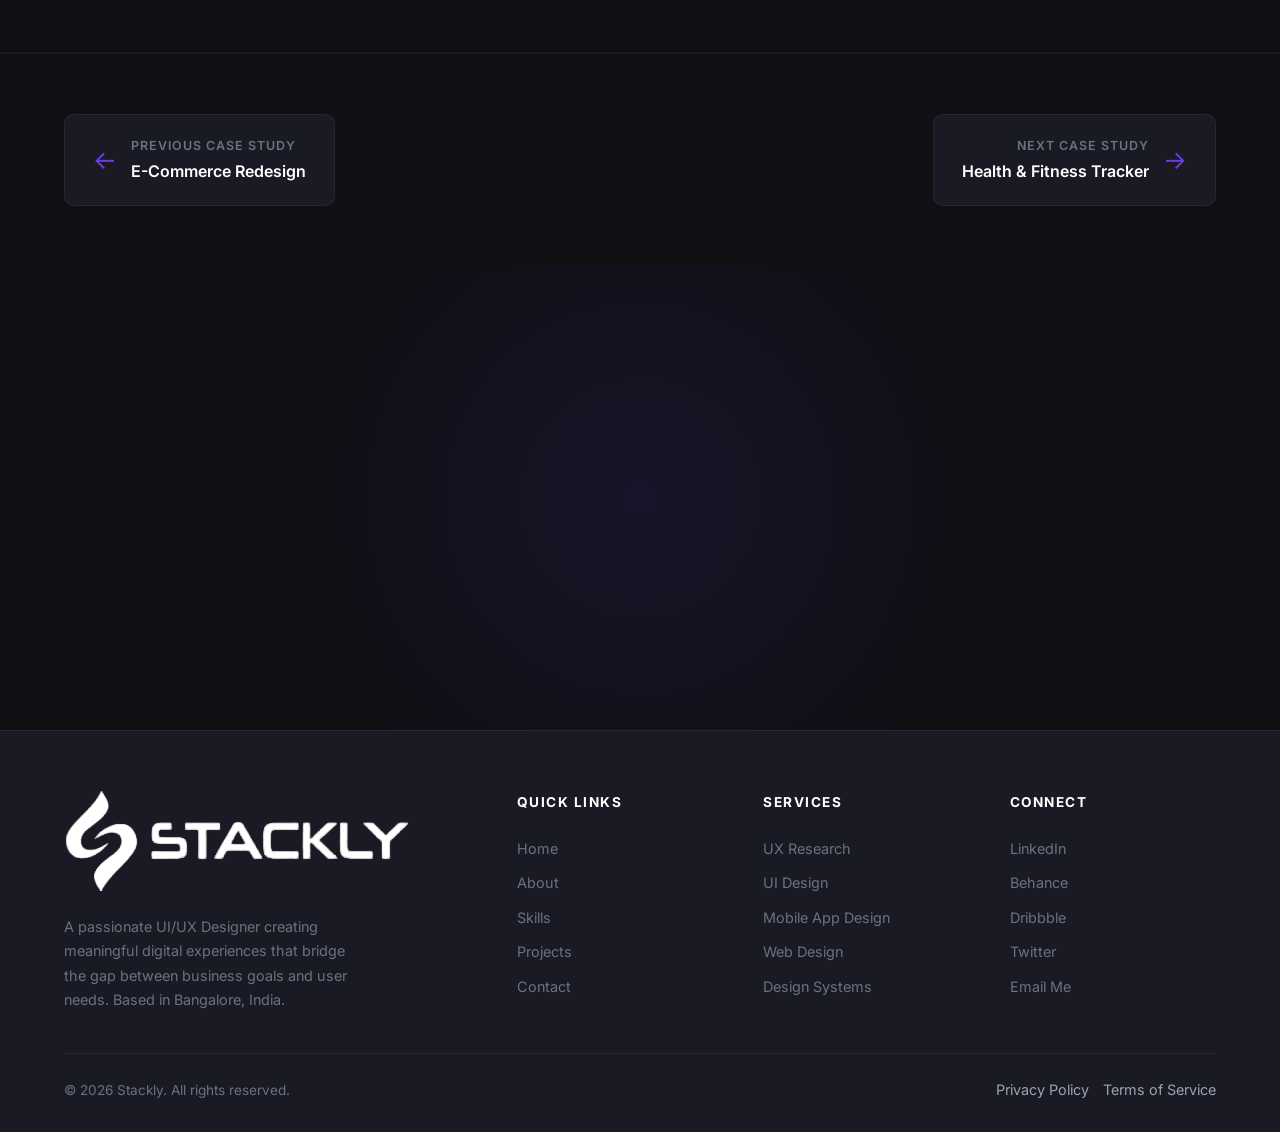
<file: case-study.html>
<!DOCTYPE html>
<html lang="en">
<head>
    <meta charset="UTF-8">
    <meta name="viewport" content="width=device-width, initial-scale=1.0">
    <title>Case Study: FinTech Banking App — Stackly</title>
    <link rel="preconnect" href="https://fonts.googleapis.com">
    <link rel="preconnect" href="https://fonts.gstatic.com" crossorigin>
    <link href="https://fonts.googleapis.com/css2?family=Inter:wght@300;400;500;600;700;800&family=Playfair+Display:wght@600;700&display=swap" rel="stylesheet">
    <style>
        *, *::before, *::after {
            margin: 0;
            padding: 0;
            box-sizing: border-box;
        }

        :root {
            --primary: #6C3CE1;
            --primary-light: #8B5CF6;
            --primary-dark: #5224B5;
            --accent: #F97316;
            --accent-light: #FB923C;
            --dark: #0F0F14;
            --dark-2: #1A1A24;
            --dark-3: #24243A;
            --gray: #6B7280;
            --gray-light: #9CA3AF;
            --light: #F3F4F6;
            --light-2: #E5E7EB;
            --white: #FFFFFF;
            --gradient-1: linear-gradient(135deg, #6C3CE1 0%, #F97316 100%);
            --gradient-2: linear-gradient(135deg, #0F0F14 0%, #1A1A24 100%);
            --gradient-3: linear-gradient(135deg, #6C3CE1 0%, #8B5CF6 50%, #F97316 100%);
            --shadow-sm: 0 2px 8px rgba(0,0,0,0.08);
            --shadow-md: 0 8px 30px rgba(0,0,0,0.12);
            --shadow-lg: 0 20px 60px rgba(0,0,0,0.15);
            --radius: 16px;
            --radius-sm: 10px;
            --transition: all 0.4s cubic-bezier(0.4, 0, 0.2, 1);
        }

        html {
            scroll-behavior: smooth;
        }

        body {
            font-family: 'Inter', sans-serif;
            background-color: var(--dark);
            color: var(--white);
            line-height: 1.7;
            overflow-x: hidden;
        }

        .container {
            max-width: 1200px;
            margin: 0 auto;
            padding: 0 24px;
        }

        /* ─── NAVBAR ─── */
        .navbar {
            position: fixed;
            top: 0;
            left: 0;
            width: 100%;
            z-index: 1000;
            padding: 20px 0;
            transition: var(--transition);
            background: transparent;
        }

        .navbar.scrolled {
            background: rgba(15, 15, 20, 0.95);
            backdrop-filter: blur(20px);
            padding: 14px 0;
            box-shadow: 0 4px 30px rgba(0,0,0,0.3);
        }

        .navbar .container {
            display: flex;
            align-items: center;
            justify-content: space-between;
        }

        .logo {
            font-family: 'Playfair Display', serif;
            font-size: 1.6rem;
            font-weight: 700;
            color: var(--white);
            text-decoration: none;
            display: flex;
            align-items: center;
            gap: 10px;
        }

        .logo .dot {
            width: 10px;
            height: 10px;
            background: var(--accent);
            border-radius: 50%;
            display: inline-block;
        }

        .logo .site-logo {
            filter: brightness(0) invert(1);
            width: 92px;
            height: 27px;
            display: block;
            object-fit: contain;
            background: transparent;
        }

        .nav-links {
            display: flex;
            align-items: center;
            gap: 36px;
            list-style: none;
        }

        .nav-links a {
            color: var(--gray-light);
            text-decoration: none;
            font-size: 0.92rem;
            font-weight: 500;
            transition: var(--transition);
            position: relative;
        }

        .nav-links a::after {
            content: '';
            position: absolute;
            bottom: -6px;
            left: 0;
            width: 0;
            height: 2px;
            background: var(--primary);
            transition: var(--transition);
        }

        .nav-links a:hover,
        .nav-links a.active {
            color: var(--white);
        }

        .nav-links a.active::after {
            width: 100%;
        }

        .nav-cta {
            background: var(--primary);
            color: var(--white) !important;
            padding: 10px 28px;
            border-radius: 50px;
            font-weight: 600 !important;
        }

        .nav-cta::after {
            display: none !important;
        }

        .nav-cta:hover {
            background: var(--primary-light);
            transform: translateY(-2px);
            box-shadow: 0 8px 25px rgba(108, 60, 225, 0.4);
        }

        .hamburger {
            display: none;
            flex-direction: column;
            gap: 5px;
            cursor: pointer;
            background: none;
            border: none;
            padding: 8px;
        }

        .hamburger span {
            width: 28px;
            height: 2.5px;
            background: var(--white);
            border-radius: 2px;
            transition: var(--transition);
        }

        /* ─── HERO ─── */
        .case-hero {
            padding: 160px 0 80px;
            position: relative;
            overflow: hidden;
        }

        .case-hero::before {
            content: '';
            position: absolute;
            top: -200px;
            right: -200px;
            width: 600px;
            height: 600px;
            background: radial-gradient(circle, rgba(108,60,225,0.15) 0%, transparent 70%);
            border-radius: 50%;
        }

        .case-hero .container {
            position: relative;
            z-index: 1;
        }

        .case-hero .breadcrumb {
            font-size: 0.85rem;
            color: var(--gray);
            margin-bottom: 30px;
            display: flex;
            align-items: center;
            gap: 10px;
        }

        .case-hero .breadcrumb a {
            color: var(--gray-light);
            text-decoration: none;
            transition: var(--transition);
        }

        .case-hero .breadcrumb a:hover {
            color: var(--primary);
        }

        .case-hero .category-badge {
            display: inline-block;
            background: rgba(108, 60, 225, 0.15);
            color: var(--primary-light);
            padding: 6px 18px;
            border-radius: 50px;
            font-size: 0.82rem;
            font-weight: 600;
            letter-spacing: 1px;
            text-transform: uppercase;
            margin-bottom: 20px;
            border: 1px solid rgba(108, 60, 225, 0.3);
        }

        .case-hero h1 {
            font-family: 'Playfair Display', serif;
            font-size: 3.8rem;
            font-weight: 700;
            line-height: 1.15;
            margin-bottom: 20px;
            max-width: 700px;
        }

        .case-hero h1 span {
            background: var(--gradient-1);
            -webkit-background-clip: text;
            -webkit-text-fill-color: transparent;
            background-clip: text;
        }

        .case-hero .hero-meta {
            display: flex;
            align-items: center;
            gap: 32px;
            margin-bottom: 40px;
            flex-wrap: wrap;
        }

        .case-hero .hero-meta .meta-item {
            display: flex;
            align-items: center;
            gap: 8px;
            color: var(--gray-light);
            font-size: 0.92rem;
        }

        .case-hero .hero-meta .meta-item strong {
            color: var(--white);
        }

        .hero-banner-placeholder {
            width: 100%;
            height: 480px;
            border-radius: var(--radius);
            background: linear-gradient(135deg, #1A1A2E 0%, #16213E 40%, #0F3460 70%, #6C3CE1 100%);
            display: flex;
            align-items: center;
            justify-content: center;
            flex-direction: column;
            gap: 16px;
            position: relative;
            overflow: hidden;
            margin-top: 20px;
        }

        .hero-banner-placeholder::before {
            content: '';
            position: absolute;
            top: -50%;
            left: -50%;
            width: 200%;
            height: 200%;
            background: repeating-conic-gradient(
                from 0deg,
                transparent 0deg 8deg,
                rgba(108,60,225,0.03) 8deg 16deg
            );
            animation: rotateBg 60s linear infinite;
        }

        @keyframes rotateBg {
            to { transform: rotate(360deg); }
        }

        .hero-banner-placeholder .placeholder-icon {
            font-size: 3rem;
            opacity: 0.6;
            position: relative;
            z-index: 1;
        }

        .hero-banner-placeholder .placeholder-text {
            color: rgba(255,255,255,0.5);
            font-size: 0.9rem;
            font-weight: 500;
            letter-spacing: 1px;
            text-transform: uppercase;
            position: relative;
            z-index: 1;
        }

        /* ─── OVERVIEW CARDS ─── */
        .overview-cards {
            display: grid;
            grid-template-columns: repeat(4, 1fr);
            gap: 20px;
            margin: -60px auto 0;
            position: relative;
            z-index: 2;
            padding: 0 24px;
        }

        .overview-card {
            background: var(--dark-2);
            border: 1px solid rgba(255,255,255,0.06);
            border-radius: var(--radius-sm);
            padding: 28px 24px;
            text-align: center;
            transition: var(--transition);
        }

        .overview-card:hover {
            transform: translateY(-6px);
            border-color: rgba(108, 60, 225, 0.3);
            box-shadow: 0 15px 40px rgba(0,0,0,0.3);
        }

        .overview-card .card-icon {
            width: 48px;
            height: 48px;
            background: rgba(108, 60, 225, 0.12);
            border-radius: 12px;
            display: flex;
            align-items: center;
            justify-content: center;
            margin: 0 auto 16px;
            font-size: 1.3rem;
        }

        .overview-card .card-label {
            font-size: 0.78rem;
            color: var(--gray);
            text-transform: uppercase;
            letter-spacing: 1.5px;
            font-weight: 600;
            margin-bottom: 6px;
        }

        .overview-card .card-value {
            font-size: 1.1rem;
            font-weight: 700;
            color: var(--white);
        }

        /* ─── SECTIONS ─── */
        .case-section {
            padding: 80px 0;
            border-bottom: 1px solid rgba(255,255,255,0.04);
        }

        .case-section:last-child {
            border-bottom: none;
        }

        .section-number {
            font-size: 0.75rem;
            color: var(--primary);
            text-transform: uppercase;
            letter-spacing: 3px;
            font-weight: 700;
            margin-bottom: 12px;
            display: block;
        }

        .section-title {
            font-family: 'Playfair Display', serif;
            font-size: 2.4rem;
            font-weight: 700;
            margin-bottom: 20px;
            line-height: 1.25;
        }

        .section-text {
            color: var(--gray-light);
            font-size: 1.05rem;
            line-height: 1.85;
            max-width: 800px;
            margin-bottom: 24px;
        }

        .section-text strong {
            color: var(--white);
        }

        /* ─── PROBLEM STATEMENT ─── */
        .problem-box {
            background: var(--dark-2);
            border-left: 4px solid var(--accent);
            border-radius: 0 var(--radius-sm) var(--radius-sm) 0;
            padding: 36px 40px;
            margin-top: 20px;
        }

        .problem-box .problem-icon {
            font-size: 2rem;
            margin-bottom: 16px;
        }

        .problem-box p {
            font-size: 1.1rem;
            color: var(--gray-light);
            line-height: 1.85;
        }

        .problem-stats {
            display: grid;
            grid-template-columns: repeat(3, 1fr);
            gap: 20px;
            margin-top: 30px;
        }

        .problem-stat {
            background: var(--dark-3);
            border-radius: var(--radius-sm);
            padding: 28px;
            text-align: center;
        }

        .problem-stat .stat-number {
            font-size: 2.2rem;
            font-weight: 800;
            background: var(--gradient-1);
            -webkit-background-clip: text;
            -webkit-text-fill-color: transparent;
            background-clip: text;
        }

        .problem-stat .stat-label {
            font-size: 0.85rem;
            color: var(--gray);
            margin-top: 4px;
        }

        /* ─── RESEARCH ─── */
        .research-grid {
            display: grid;
            grid-template-columns: repeat(2, 1fr);
            gap: 24px;
            margin-top: 30px;
        }

        .research-method {
            background: var(--dark-2);
            border: 1px solid rgba(255,255,255,0.06);
            border-radius: var(--radius-sm);
            padding: 32px;
            transition: var(--transition);
        }

        .research-method:hover {
            border-color: rgba(108, 60, 225, 0.3);
        }

        .research-method .method-icon {
            width: 52px;
            height: 52px;
            background: rgba(108, 60, 225, 0.12);
            border-radius: 14px;
            display: flex;
            align-items: center;
            justify-content: center;
            font-size: 1.4rem;
            margin-bottom: 16px;
        }

        .research-method h4 {
            font-size: 1.1rem;
            font-weight: 700;
            margin-bottom: 8px;
        }

        .research-method p {
            font-size: 0.9rem;
            color: var(--gray-light);
            line-height: 1.7;
        }

        .findings-list {
            list-style: none;
            margin-top: 24px;
        }

        .findings-list li {
            padding: 14px 0;
            border-bottom: 1px solid rgba(255,255,255,0.04);
            color: var(--gray-light);
            font-size: 1rem;
            display: flex;
            align-items: flex-start;
            gap: 14px;
        }

        .findings-list li:last-child {
            border-bottom: none;
        }

        .findings-list li .finding-bullet {
            width: 8px;
            height: 8px;
            background: var(--primary);
            border-radius: 50%;
            margin-top: 9px;
            flex-shrink: 0;
        }

        .findings-list li strong {
            color: var(--white);
        }

        /* ─── PERSONAS ─── */
        .personas-grid {
            display: grid;
            grid-template-columns: repeat(2, 1fr);
            gap: 30px;
            margin-top: 30px;
        }

        .persona-card {
            background: var(--dark-2);
            border: 1px solid rgba(255,255,255,0.06);
            border-radius: var(--radius);
            overflow: hidden;
            transition: var(--transition);
        }

        .persona-card:hover {
            transform: translateY(-6px);
            box-shadow: var(--shadow-lg);
        }

        .persona-header {
            padding: 32px 30px 24px;
            display: flex;
            align-items: center;
            gap: 20px;
        }

        .persona-avatar {
            width: 72px;
            height: 72px;
            border-radius: 50%;
            display: flex;
            align-items: center;
            justify-content: center;
            font-size: 1.8rem;
            flex-shrink: 0;
        }

        .persona-card:nth-child(1) .persona-avatar {
            background: linear-gradient(135deg, #6C3CE1, #F97316);
        }

        .persona-card:nth-child(2) .persona-avatar {
            background: linear-gradient(135deg, #F97316, #EAB308);
        }

        .persona-info h4 {
            font-size: 1.2rem;
            font-weight: 700;
            margin-bottom: 4px;
        }

        .persona-info .persona-role {
            font-size: 0.85rem;
            color: var(--gray-light);
        }

        .persona-body {
            padding: 0 30px 32px;
        }

        .persona-section-label {
            font-size: 0.72rem;
            color: var(--primary-light);
            text-transform: uppercase;
            letter-spacing: 2px;
            font-weight: 700;
            margin-bottom: 10px;
            margin-top: 20px;
        }

        .persona-section-label:first-child {
            margin-top: 0;
        }

        .persona-list {
            list-style: none;
        }

        .persona-list li {
            font-size: 0.9rem;
            color: var(--gray-light);
            padding: 5px 0;
            padding-left: 18px;
            position: relative;
        }

        .persona-list li::before {
            content: '';
            position: absolute;
            left: 0;
            top: 12px;
            width: 6px;
            height: 6px;
            border-radius: 50%;
            background: var(--gray);
        }

        .persona-card:nth-child(1) .persona-list li::before {
            background: var(--primary);
        }

        .persona-card:nth-child(2) .persona-list li::before {
            background: var(--accent);
        }

        /* ─── JOURNEY MAP ─── */
        .journey-map {
            margin-top: 30px;
            position: relative;
        }

        .journey-line {
            position: absolute;
            top: 40px;
            left: 0;
            width: 100%;
            height: 3px;
            background: var(--dark-3);
            border-radius: 2px;
        }

        .journey-line-fill {
            width: 100%;
            height: 100%;
            background: var(--gradient-1);
            border-radius: 2px;
        }

        .journey-steps {
            display: flex;
            justify-content: space-between;
            position: relative;
            z-index: 1;
        }

        .journey-step {
            text-align: center;
            flex: 1;
            max-width: 180px;
        }

        .journey-step .step-dot {
            width: 22px;
            height: 22px;
            background: var(--dark-2);
            border: 3px solid var(--primary);
            border-radius: 50%;
            margin: 29px auto 18px;
            position: relative;
            transition: var(--transition);
        }

        .journey-step:hover .step-dot {
            background: var(--primary);
            box-shadow: 0 0 20px rgba(108, 60, 225, 0.5);
        }

        .journey-step h5 {
            font-size: 0.95rem;
            font-weight: 700;
            margin-bottom: 8px;
            color: var(--white);
        }

        .journey-step p {
            font-size: 0.8rem;
            color: var(--gray);
            line-height: 1.6;
        }

        .journey-emotion {
            margin-top: 12px;
            font-size: 1.5rem;
        }

        /* ─── WIREFRAMES ─── */
        .wireframe-grid {
            display: grid;
            grid-template-columns: repeat(3, 1fr);
            gap: 24px;
            margin-top: 30px;
        }

        .wireframe-card {
            border-radius: var(--radius-sm);
            overflow: hidden;
            border: 1px solid rgba(255,255,255,0.06);
            transition: var(--transition);
        }

        .wireframe-card:hover {
            transform: translateY(-4px);
            border-color: rgba(108, 60, 225, 0.3);
        }

        .wireframe-placeholder {
            height: 320px;
            background: linear-gradient(135deg, #1A1A2E 0%, #24243A 100%);
            display: flex;
            align-items: center;
            justify-content: center;
            flex-direction: column;
            gap: 10px;
            position: relative;
        }

        .wireframe-placeholder .wire-icon {
            font-size: 2rem;
            opacity: 0.4;
        }

        .wireframe-placeholder .wire-text {
            color: var(--gray);
            font-size: 0.8rem;
            text-transform: uppercase;
            letter-spacing: 1px;
        }

        .wireframe-card .wireframe-label {
            padding: 14px 18px;
            background: var(--dark-2);
            font-size: 0.85rem;
            font-weight: 600;
            color: var(--gray-light);
        }

        /* ─── DESIGN PROCESS ─── */
        .process-steps {
            display: grid;
            grid-template-columns: repeat(4, 1fr);
            gap: 24px;
            margin-top: 30px;
        }

        .process-step {
            background: var(--dark-2);
            border: 1px solid rgba(255,255,255,0.06);
            border-radius: var(--radius-sm);
            padding: 36px 28px;
            text-align: center;
            transition: var(--transition);
            position: relative;
        }

        .process-step:hover {
            border-color: rgba(108, 60, 225, 0.4);
            transform: translateY(-6px);
            box-shadow: 0 15px 40px rgba(0,0,0,0.3);
        }

        .process-step .step-number {
            width: 50px;
            height: 50px;
            background: var(--gradient-1);
            border-radius: 50%;
            display: flex;
            align-items: center;
            justify-content: center;
            margin: 0 auto 20px;
            font-size: 1.1rem;
            font-weight: 800;
            color: var(--white);
        }

        .process-step h4 {
            font-size: 1.1rem;
            font-weight: 700;
            margin-bottom: 10px;
        }

        .process-step p {
            font-size: 0.85rem;
            color: var(--gray-light);
            line-height: 1.65;
        }

        .process-arrow {
            display: none;
        }

        /* ─── HI-FI DESIGNS ─── */
        .hifi-showcase {
            display: grid;
            grid-template-columns: repeat(2, 1fr);
            gap: 24px;
            margin-top: 30px;
        }

        .hifi-placeholder {
            border-radius: var(--radius);
            overflow: hidden;
            position: relative;
        }

        .hifi-placeholder-inner {
            height: 440px;
            display: flex;
            align-items: center;
            justify-content: center;
            flex-direction: column;
            gap: 14px;
            position: relative;
            overflow: hidden;
        }

        .hifi-placeholder:nth-child(1) .hifi-placeholder-inner {
            background: linear-gradient(135deg, #1a0533 0%, #2d1066 40%, #6C3CE1 100%);
        }

        .hifi-placeholder:nth-child(2) .hifi-placeholder-inner {
            background: linear-gradient(135deg, #0c1a2e 0%, #0f2847 40%, #1e5aa8 100%);
        }

        .hifi-placeholder:nth-child(3) .hifi-placeholder-inner {
            background: linear-gradient(135deg, #1a1a05 0%, #3d3d00 40%, #F97316 100%);
        }

        .hifi-placeholder:nth-child(4) .hifi-placeholder-inner {
            background: linear-gradient(135deg, #0a1a12 0%, #0d3320 40%, #10B981 100%);
        }

        .hifi-placeholder-inner .mockup-icon {
            font-size: 3rem;
            opacity: 0.5;
        }

        .hifi-placeholder-inner .mockup-label {
            font-size: 0.85rem;
            color: rgba(255,255,255,0.45);
            text-transform: uppercase;
            letter-spacing: 1.5px;
            font-weight: 600;
        }

        .hifi-placeholder-inner .mockup-sublabel {
            font-size: 0.75rem;
            color: rgba(255,255,255,0.3);
            max-width: 200px;
            text-align: center;
        }

        /* ─── PROTOTYPE ─── */
        .prototype-section {
            background: var(--dark-2);
            border-radius: var(--radius);
            padding: 60px;
            display: flex;
            align-items: center;
            gap: 50px;
            margin-top: 30px;
            border: 1px solid rgba(255,255,255,0.06);
        }

        .prototype-content {
            flex: 1;
        }

        .prototype-content h3 {
            font-family: 'Playfair Display', serif;
            font-size: 1.8rem;
            margin-bottom: 16px;
        }

        .prototype-content p {
            color: var(--gray-light);
            font-size: 1rem;
            line-height: 1.8;
            margin-bottom: 24px;
        }

        .prototype-features {
            list-style: none;
        }

        .prototype-features li {
            padding: 8px 0;
            color: var(--gray-light);
            font-size: 0.92rem;
            display: flex;
            align-items: center;
            gap: 10px;
        }

        .prototype-features li .check-icon {
            color: var(--primary-light);
            font-weight: 700;
        }

        .prototype-placeholder {
            flex: 1;
            height: 400px;
            border-radius: var(--radius-sm);
            background: linear-gradient(135deg, #1A1A2E 0%, #2D1B69 50%, #6C3CE1 100%);
            display: flex;
            align-items: center;
            justify-content: center;
            flex-direction: column;
            gap: 14px;
            position: relative;
            overflow: hidden;
        }

        .prototype-placeholder::before {
            content: '';
            position: absolute;
            width: 200px;
            height: 200px;
            border: 3px solid rgba(255,255,255,0.08);
            border-radius: 50%;
            animation: pulseRing 3s ease-in-out infinite;
        }

        .prototype-placeholder::after {
            content: '';
            position: absolute;
            width: 300px;
            height: 300px;
            border: 2px solid rgba(255,255,255,0.04);
            border-radius: 50%;
            animation: pulseRing 3s ease-in-out infinite 0.5s;
        }

        @keyframes pulseRing {
            0%, 100% { transform: scale(0.8); opacity: 0.5; }
            50% { transform: scale(1.2); opacity: 1; }
        }

        .prototype-placeholder .proto-icon {
            font-size: 3.5rem;
            position: relative;
            z-index: 1;
        }

        .prototype-placeholder .proto-text {
            color: rgba(255,255,255,0.5);
            font-size: 0.85rem;
            text-transform: uppercase;
            letter-spacing: 1.5px;
            font-weight: 600;
            position: relative;
            z-index: 1;
        }

        /* ─── FINAL SOLUTION ─── */
        .solution-grid {
            display: grid;
            grid-template-columns: repeat(3, 1fr);
            gap: 24px;
            margin-top: 30px;
        }

        .solution-card {
            background: var(--dark-2);
            border: 1px solid rgba(255,255,255,0.06);
            border-radius: var(--radius-sm);
            padding: 32px 28px;
            transition: var(--transition);
        }

        .solution-card:hover {
            border-color: rgba(108, 60, 225, 0.3);
            transform: translateY(-4px);
        }

        .solution-card .sol-icon {
            font-size: 2rem;
            margin-bottom: 16px;
        }

        .solution-card h4 {
            font-size: 1.05rem;
            font-weight: 700;
            margin-bottom: 8px;
        }

        .solution-card p {
            font-size: 0.88rem;
            color: var(--gray-light);
            line-height: 1.7;
        }

        /* ─── RESULTS ─── */
        .results-grid {
            display: grid;
            grid-template-columns: repeat(4, 1fr);
            gap: 24px;
            margin-top: 30px;
        }

        .result-card {
            background: var(--dark-2);
            border: 1px solid rgba(255,255,255,0.06);
            border-radius: var(--radius-sm);
            padding: 36px 24px;
            text-align: center;
            transition: var(--transition);
            position: relative;
            overflow: hidden;
        }

        .result-card::before {
            content: '';
            position: absolute;
            top: 0;
            left: 0;
            width: 100%;
            height: 3px;
            background: var(--gradient-1);
        }

        .result-card:hover {
            transform: translateY(-6px);
            box-shadow: 0 15px 40px rgba(0,0,0,0.3);
        }

        .result-card .result-number {
            font-size: 2.8rem;
            font-weight: 800;
            background: var(--gradient-1);
            -webkit-background-clip: text;
            -webkit-text-fill-color: transparent;
            background-clip: text;
            margin-bottom: 4px;
        }

        .result-card .result-label {
            font-size: 0.85rem;
            color: var(--gray-light);
            line-height: 1.5;
        }

        /* ─── LEARNINGS ─── */
        .learnings-list {
            list-style: none;
            margin-top: 24px;
        }

        .learnings-list li {
            padding: 20px 24px;
            background: var(--dark-2);
            border: 1px solid rgba(255,255,255,0.06);
            border-radius: var(--radius-sm);
            margin-bottom: 14px;
            display: flex;
            align-items: flex-start;
            gap: 16px;
            transition: var(--transition);
        }

        .learnings-list li:hover {
            border-color: rgba(108, 60, 225, 0.3);
        }

        .learnings-list li .learning-icon {
            width: 36px;
            height: 36px;
            background: rgba(108, 60, 225, 0.12);
            border-radius: 10px;
            display: flex;
            align-items: center;
            justify-content: center;
            flex-shrink: 0;
            font-size: 1rem;
        }

        .learnings-list li .learning-text {
            font-size: 0.98rem;
            color: var(--gray-light);
            line-height: 1.7;
        }

        .learnings-list li .learning-text strong {
            color: var(--white);
        }

        /* ─── CASE NAV ─── */
        .case-nav {
            padding: 60px 0;
            border-top: 1px solid rgba(255,255,255,0.06);
        }

        .case-nav-inner {
            display: flex;
            justify-content: space-between;
            align-items: center;
        }

        .case-nav-link {
            display: flex;
            align-items: center;
            gap: 14px;
            text-decoration: none;
            padding: 20px 28px;
            background: var(--dark-2);
            border: 1px solid rgba(255,255,255,0.06);
            border-radius: var(--radius-sm);
            transition: var(--transition);
            max-width: 45%;
        }

        .case-nav-link:hover {
            border-color: rgba(108, 60, 225, 0.4);
            transform: translateY(-3px);
            box-shadow: var(--shadow-md);
        }

        .case-nav-link .nav-arrow {
            font-size: 1.6rem;
            color: var(--primary);
        }

        .case-nav-link .nav-link-text {
            font-size: 0.78rem;
            color: var(--gray);
            text-transform: uppercase;
            letter-spacing: 1px;
            font-weight: 600;
        }

        .case-nav-link .nav-link-title {
            font-size: 1rem;
            color: var(--white);
            font-weight: 600;
            margin-top: 2px;
        }

        .case-nav-link.next {
            text-align: right;
            flex-direction: row-reverse;
        }

        /* ─── CTA ─── */
        .cta-section {
            padding: 100px 0;
            text-align: center;
            position: relative;
            overflow: hidden;
        }

        .cta-section::before {
            content: '';
            position: absolute;
            top: 50%;
            left: 50%;
            transform: translate(-50%, -50%);
            width: 700px;
            height: 700px;
            background: radial-gradient(circle, rgba(108,60,225,0.1) 0%, transparent 70%);
            border-radius: 50%;
        }

        .cta-section .section-title {
            font-size: 2.8rem;
        }

        .cta-section .section-title span {
            background: var(--gradient-1);
            -webkit-background-clip: text;
            -webkit-text-fill-color: transparent;
            background-clip: text;
        }

        .cta-section p {
            color: var(--gray-light);
            font-size: 1.1rem;
            max-width: 550px;
            margin: 0 auto 36px;
        }

        .cta-buttons {
            display: flex;
            justify-content: center;
            gap: 16px;
            flex-wrap: wrap;
        }

        .btn-primary {
            display: inline-flex;
            align-items: center;
            gap: 10px;
            background: var(--primary);
            color: var(--white);
            padding: 16px 36px;
            border-radius: 50px;
            text-decoration: none;
            font-weight: 600;
            font-size: 0.95rem;
            transition: var(--transition);
            border: none;
            cursor: pointer;
        }

        .btn-primary:hover {
            background: var(--primary-light);
            transform: translateY(-3px);
            box-shadow: 0 12px 35px rgba(108, 60, 225, 0.4);
        }

        .btn-secondary {
            display: inline-flex;
            align-items: center;
            gap: 10px;
            background: transparent;
            color: var(--white);
            padding: 16px 36px;
            border-radius: 50px;
            text-decoration: none;
            font-weight: 600;
            font-size: 0.95rem;
            transition: var(--transition);
            border: 2px solid rgba(255,255,255,0.15);
            cursor: pointer;
        }

        .btn-secondary:hover {
            border-color: var(--primary);
            background: rgba(108, 60, 225, 0.08);
            transform: translateY(-3px);
        }

        /* ─── FOOTER ─── */
        .footer {
            background: var(--dark-2);
            border-top: 1px solid rgba(255,255,255,0.06);
            padding: 60px 0 30px;
        }

        .footer-grid {
            display: grid;
            grid-template-columns: 2fr 1fr 1fr 1fr;
            gap: 40px;
            margin-bottom: 40px;
        }

        .footer-brand .logo {
            margin-bottom: 16px;
        }

        .footer-brand .footer-logo {
            display: inline-block;
            margin-bottom: 16px;
        }

        .footer-logo .site-logo {
            filter: brightness(0) invert(1);
        }

        .footer-brand p {
            color: var(--gray);
            font-size: 0.9rem;
            line-height: 1.7;
            max-width: 300px;
        }

        .footer-col h5 {
            font-size: 0.85rem;
            font-weight: 700;
            text-transform: uppercase;
            letter-spacing: 1.5px;
            color: var(--white);
            margin-bottom: 18px;
        }

        .footer-col a {
            display: block;
            color: var(--gray);
            text-decoration: none;
            font-size: 0.9rem;
            padding: 5px 0;
            transition: var(--transition);
        }

        .footer-col a:hover {
            color: var(--primary-light);
        }

        .footer-links {
            display: flex;
            flex-direction: column;
        }

        .footer-bottom {
            border-top: 1px solid rgba(255,255,255,0.06);
            padding-top: 24px;
            display: flex;
            justify-content: space-between;
            align-items: center;
        }

        .footer-bottom p {
            color: var(--gray);
            font-size: 0.85rem;
        }

        .social-links {
            display: flex;
            gap: 14px;
        }

        .social-links a {
            width: 40px;
            height: 40px;
            background: var(--dark-3);
            border-radius: 10px;
            display: flex;
            align-items: center;
            justify-content: center;
            color: var(--gray-light);
            text-decoration: none;
            font-size: 0.9rem;
            transition: var(--transition);
        }

        .social-links a:hover {
            background: var(--primary);
            color: var(--white);
            transform: translateY(-3px);
        }

        .footer-bottom-links a {
            width: auto;
            height: auto;
            background: transparent;
            border-radius: 0;
        }

        /* ─── RESPONSIVE ─── */
        @media (max-width: 1024px) {
            .overview-cards {
                grid-template-columns: repeat(2, 1fr);
            }

            .results-grid {
                grid-template-columns: repeat(2, 1fr);
            }

            .process-steps {
                grid-template-columns: repeat(2, 1fr);
            }

            .footer-grid {
                grid-template-columns: repeat(2, 1fr);
            }
        }

        @media (max-width: 768px) {
            .hamburger {
                display: flex;
            }

            .nav-links {
                display: none;
                position: absolute;
                top: 100%;
                left: 0;
                width: 100%;
                background: rgba(15, 15, 20, 0.98);
                backdrop-filter: blur(20px);
                flex-direction: column;
                padding: 30px;
                gap: 20px;
            }

            .nav-links.open {
                display: flex;
            }

            .case-hero h1 {
                font-size: 2.4rem;
            }

            .hero-banner-placeholder {
                height: 300px;
            }

            .overview-cards {
                grid-template-columns: 1fr 1fr;
                margin-top: -40px;
            }

            .personas-grid,
            .research-grid,
            .hifi-showcase {
                grid-template-columns: 1fr;
            }

            .wireframe-grid {
                grid-template-columns: 1fr;
            }

            .solution-grid {
                grid-template-columns: 1fr;
            }

            .problem-stats {
                grid-template-columns: 1fr;
            }

            .process-steps {
                grid-template-columns: 1fr 1fr;
            }

            .results-grid {
                grid-template-columns: 1fr 1fr;
            }

            .journey-steps {
                flex-direction: column;
                gap: 30px;
            }

            .journey-line {
                display: none;
            }

            .journey-step {
                max-width: 100%;
                text-align: left;
                display: flex;
                align-items: center;
                gap: 16px;
            }

            .journey-step .step-dot {
                margin: 0;
                flex-shrink: 0;
            }

            .journey-step .step-content {
                display: flex;
                flex-direction: column;
            }

            .prototype-section {
                flex-direction: column;
                padding: 30px;
            }

            .case-nav-inner {
                flex-direction: column;
                gap: 16px;
            }

            .case-nav-link {
                max-width: 100%;
                width: 100%;
            }

            .footer-grid {
                grid-template-columns: 1fr;
            }

            .footer-bottom {
                flex-direction: column;
                gap: 16px;
                text-align: center;
            }

            .section-title {
                font-size: 1.8rem;
            }

            .cta-section .section-title {
                font-size: 2rem;
            }
        }

        @media (max-width: 480px) {
            .overview-cards {
                grid-template-columns: 1fr;
            }

            .results-grid {
                grid-template-columns: 1fr;
            }

            .process-steps {
                grid-template-columns: 1fr;
            }

            .case-hero h1 {
                font-size: 2rem;
            }

            .case-hero .hero-meta {
                flex-direction: column;
                align-items: flex-start;
                gap: 12px;
            }
        }

        /* ─── ANIMATIONS ─── */
        .fade-up {
            opacity: 0;
            transform: translateY(30px);
            transition: opacity 0.7s ease, transform 0.7s ease;
        }

        .fade-up.visible {
            opacity: 1;
            transform: translateY(0);
        }

        .fade-up.delay-1 { transition-delay: 0.1s; }
        .fade-up.delay-2 { transition-delay: 0.2s; }
        .fade-up.delay-3 { transition-delay: 0.3s; }
        .fade-up.delay-4 { transition-delay: 0.4s; }
    </style>
</head>
<body>

    <!-- ═══════════ NAVBAR ═══════════ -->
    <nav class="navbar" id="navbar">
        <div class="container">
            <a href="index.html" class="logo">
                <img src="images/Stackly_logo.png" class="site-logo" alt="Stackly">
            </a>
            <ul class="nav-links" id="navLinks">
                <li><a href="index.html">Home</a></li>
                <li><a href="about.html">About</a></li>
                <li><a href="services.html">Services</a></li>
                <li><a href="contact.html" class="nav-cta">Let's Talk</a></li>
            </ul>
            <button class="hamburger" id="hamburger" aria-label="Toggle navigation">
                <span></span>
                <span></span>
                <span></span>
            </button>
        </div>
    </nav>

    <!-- ═══════════ HERO ═══════════ -->
    <section class="case-hero">
        <div class="container">
            <div class="breadcrumb fade-up">
                <a href="case-studies.html">Case Studies</a>
                <span>/</span>
                <span>FinTech Mobile Banking App</span>
            </div>
            <span class="category-badge fade-up delay-1">Mobile App Design</span>
            <h1 class="fade-up delay-2">FinTech <span>Mobile Banking</span> App</h1>
            <div class="hero-meta fade-up delay-3">
                <div class="meta-item"><strong>Client:</strong> FinBank Corp</div>
                <div class="meta-item"><strong>Year:</strong> 2025</div>
                <div class="meta-item"><strong>Duration:</strong> 8 weeks</div>
                <div class="meta-item"><strong>Role:</strong> Lead Designer</div>
            </div>
            <div class="hero-banner-placeholder fade-up delay-4">
                <div class="placeholder-icon">📱</div>
                <div class="placeholder-text">Hero Banner — FinTech Banking App Mockup</div>
            </div>
        </div>
    </section>

    <!-- ═══════════ OVERVIEW CARDS ═══════════ -->
    <div class="overview-cards">
        <div class="overview-card fade-up">
            <div class="card-icon">🏢</div>
            <div class="card-label">Client</div>
            <div class="card-value">FinBank Corp</div>
        </div>
        <div class="overview-card fade-up delay-1">
            <div class="card-icon">📅</div>
            <div class="card-label">Duration</div>
            <div class="card-value">8 Weeks</div>
        </div>
        <div class="overview-card fade-up delay-2">
            <div class="card-icon">👤</div>
            <div class="card-label">Role</div>
            <div class="card-value">Lead Designer</div>
        </div>
        <div class="overview-card fade-up delay-3">
            <div class="card-icon">🛠️</div>
            <div class="card-label">Tools</div>
            <div class="card-value">Figma, Maze, Miro</div>
        </div>
    </div>

    <!-- ═══════════ SECTION 1: PROJECT OVERVIEW ═══════════ -->
    <section class="case-section">
        <div class="container">
            <span class="section-number fade-up">01 — Project Overview</span>
            <h2 class="section-title fade-up delay-1">Redesigning the Future of Mobile Banking</h2>
            <p class="section-text fade-up delay-2">
                FinBank wanted to redesign their mobile banking experience to attract younger users while maintaining the trust and reliability that their existing customer base expected. Their current app, built over five years ago, had become visually dated, lacked modern interaction patterns, and was losing ground to agile fintech competitors.
            </p>
            <p class="section-text fade-up delay-3">
                The goal was to create a <strong>modern, intuitive, and delightful</strong> mobile banking experience that would position FinBank as a forward-thinking financial institution. The redesign needed to balance sophistication with simplicity — making complex financial operations feel effortless.
            </p>
            <div class="hero-banner-placeholder fade-up" style="height:350px; margin-top:30px;">
                <div class="placeholder-icon">🏦</div>
                <div class="placeholder-text">Current App vs. New Vision — Comparison Overview</div>
            </div>
        </div>
    </section>

    <!-- ═══════════ SECTION 2: PROBLEM STATEMENT ═══════════ -->
    <section class="case-section">
        <div class="container">
            <span class="section-number fade-up">02 — Problem Statement</span>
            <h2 class="section-title fade-up delay-1">What Was Going Wrong?</h2>
            <div class="problem-box fade-up delay-2">
                <div class="problem-icon">⚠️</div>
                <p>
                    The existing app had <strong>low engagement, poor onboarding, and a staggering 60% drop-off rate</strong> during the first week. Users found it difficult to navigate, transactions felt cumbersome, and the overall experience did not meet the modern standards set by digital-first competitors. Customer support tickets related to app usability had increased by 45% over the past year.
                </p>
            </div>
            <div class="problem-stats fade-up delay-3">
                <div class="problem-stat">
                    <div class="stat-number">60%</div>
                    <div class="stat-label">First-week drop-off rate</div>
                </div>
                <div class="problem-stat">
                    <div class="stat-number">45%</div>
                    <div class="stat-label">Increase in support tickets</div>
                </div>
                <div class="problem-stat">
                    <div class="stat-number">2.1★</div>
                    <div class="stat-label">App Store rating</div>
                </div>
            </div>
        </div>
    </section>

    <!-- ═══════════ SECTION 3: USER RESEARCH ═══════════ -->
    <section class="case-section">
        <div class="container">
            <span class="section-number fade-up">03 — User Research</span>
            <h2 class="section-title fade-up delay-1">Understanding Our Users</h2>
            <p class="section-text fade-up delay-2">
                We conducted extensive user research to deeply understand the pain points, behaviors, and expectations of FinBank's users. Our mixed-methods approach combined qualitative and quantitative research to paint a comprehensive picture.
            </p>
            <div class="research-grid fade-up delay-3">
                <div class="research-method">
                    <div class="method-icon">🎤</div>
                    <h4>User Interviews</h4>
                    <p>Conducted in-depth one-on-one interviews with 20 existing users across different demographics, job roles, and banking habits to understand their experience and frustrations.</p>
                </div>
                <div class="research-method">
                    <div class="method-icon">📊</div>
                    <h4>Surveys</h4>
                    <p>Distributed quantitative surveys to 500+ users to validate qualitative findings and identify the most common pain points across the entire user base.</p>
                </div>
                <div class="research-method">
                    <div class="method-icon">🔍</div>
                    <h4>Competitive Analysis</h4>
                    <p>Analyzed 12 competing banking and fintech apps to identify industry benchmarks, best practices, and opportunities for differentiation.</p>
                </div>
                <div class="research-method">
                    <div class="method-icon">📈</div>
                    <h4>Analytics Review</h4>
                    <p>Dove deep into existing app analytics to identify drop-off points, feature usage patterns, session durations, and conversion funnels.</p>
                </div>
            </div>
            <h3 style="font-size:1.3rem; margin-top:40px; margin-bottom:16px;" class="fade-up">Key Findings</h3>
            <ul class="findings-list fade-up">
                <li>
                    <span class="finding-bullet"></span>
                    <span><strong>72% of users</strong> found the onboarding process confusing and abandoned it before completion.</span>
                </li>
                <li>
                    <span class="finding-bullet"></span>
                    <span><strong>Transfer and payment</strong> features required too many steps — an average of 7 screens for a single transaction.</span>
                </li>
                <li>
                    <span class="finding-bullet"></span>
                    <span>Users expressed a strong desire for <strong>quick balance checking</strong> and one-tap transfers without full authentication for small amounts.</span>
                </li>
                <li>
                    <span class="finding-bullet"></span>
                    <span><strong>85% of users under 35</strong> preferred visual, card-based interfaces over traditional list-based navigation.</span>
                </li>
                <li>
                    <span class="finding-bullet"></span>
                    <span>Dark mode support was the <strong>#1 most requested feature</strong> in survey responses.</span>
                </li>
            </ul>
        </div>
    </section>

    <!-- ═══════════ SECTION 4: USER PERSONA ═══════════ -->
    <section class="case-section">
        <div class="container">
            <span class="section-number fade-up">04 — User Persona</span>
            <h2 class="section-title fade-up delay-1">Who Are We Designing For?</h2>
            <p class="section-text fade-up delay-2">
                Based on our research, we developed two primary personas representing the key user segments that the redesigned app needed to serve effectively.
            </p>
            <div class="personas-grid fade-up delay-3">
                <!-- Persona 1 -->
                <div class="persona-card">
                    <div class="persona-header">
                        <div class="persona-avatar">👩</div>
                        <div class="persona-info">
                            <h4>Priya, 28</h4>
                            <span class="persona-role">Marketing Professional</span>
                        </div>
                    </div>
                    <div class="persona-body">
                        <div class="persona-section-label">Goals</div>
                        <ul class="persona-list">
                            <li>Quick and seamless mobile payments for daily expenses</li>
                            <li>Easy budget tracking and spending insights</li>
                            <li>Beautiful, modern interface that feels intuitive</li>
                            <li>Fast peer-to-peer transfers to friends and colleagues</li>
                        </ul>
                        <div class="persona-section-label">Frustrations</div>
                        <ul class="persona-list">
                            <li>Current app takes too many steps to complete basic tasks</li>
                            <li>No spending categorization or budget alerts</li>
                            <li>Ugly, outdated UI that feels insecure</li>
                            <li>App crashes frequently during peak usage hours</li>
                        </ul>
                        <div class="persona-section-label">Tech Proficiency</div>
                        <p style="font-size:0.88rem; color:var(--gray-light);">High — Uses multiple apps daily, expects polished digital experiences.</p>
                    </div>
                </div>
                <!-- Persona 2 -->
                <div class="persona-card">
                    <div class="persona-header">
                        <div class="persona-avatar">👨</div>
                        <div class="persona-info">
                            <h4>Rahul, 35</h4>
                            <span class="persona-role">Business Owner</span>
                        </div>
                    </div>
                    <div class="persona-body">
                        <div class="persona-section-label">Goals</div>
                        <ul class="persona-list">
                            <li>Efficiently manage business and personal accounts in one place</li>
                            <li>Quick access to account balances and transaction history</li>
                            <li>Seamless invoice payments and vendor transfers</li>
                            <li>Robust security with biometric authentication</li>
                        </ul>
                        <div class="persona-section-label">Frustrations</div>
                        <ul class="persona-list">
                            <li>Switching between business and personal accounts is cumbersome</li>
                            <li>Lack of detailed transaction categorization for accounting</li>
                            <li>Slow loading times, especially on mobile data</li>
                            <li>No exportable statements for tax preparation</li>
                        </ul>
                        <div class="persona-section-label">Tech Proficiency</div>
                        <p style="font-size:0.88rem; color:var(--gray-light);">Medium — Comfortable with digital tools, but values reliability over novelty.</p>
                    </div>
                </div>
            </div>
        </div>
    </section>

    <!-- ═══════════ SECTION 5: USER JOURNEY MAP ═══════════ -->
    <section class="case-section">
        <div class="container">
            <span class="section-number fade-up">05 — User Journey Map</span>
            <h2 class="section-title fade-up delay-1">Mapping the Experience</h2>
            <p class="section-text fade-up delay-2">
                We mapped the complete user journey from first download to daily usage, identifying critical touchpoints and opportunities for improvement at every stage.
            </p>
            <div class="journey-map fade-up delay-3">
                <div class="journey-line">
                    <div class="journey-line-fill"></div>
                </div>
                <div class="journey-steps">
                    <div class="journey-step">
                        <div class="step-dot"></div>
                        <div class="step-content">
                            <h5>Discovery</h5>
                            <p>User finds the app through App Store search or peer recommendation</p>
                            <div class="journey-emotion">🤔</div>
                        </div>
                    </div>
                    <div class="journey-step">
                        <div class="step-dot"></div>
                        <div class="step-content">
                            <h5>Onboarding</h5>
                            <p>Account creation, identity verification, and first-time setup</p>
                            <div class="journey-emotion">😐</div>
                        </div>
                    </div>
                    <div class="journey-step">
                        <div class="step-dot"></div>
                        <div class="step-content">
                            <h5>First Transaction</h5>
                            <p>Completing a first transfer or payment to build initial trust</p>
                            <div class="journey-emotion">🙂</div>
                        </div>
                    </div>
                    <div class="journey-step">
                        <div class="step-dot"></div>
                        <div class="step-content">
                            <h5>Regular Use</h5>
                            <p>Daily banking tasks, balance checks, and recurring payments</p>
                            <div class="journey-emotion">😊</div>
                        </div>
                    </div>
                    <div class="journey-step">
                        <div class="step-dot"></div>
                        <div class="step-content">
                            <h5>Advocacy</h5>
                            <p>Recommending the app to friends and family, leaving reviews</p>
                            <div class="journey-emotion">🤩</div>
                        </div>
                    </div>
                </div>
            </div>
        </div>
    </section>

    <!-- ═══════════ SECTION 6: WIREFRAMES ═══════════ -->
    <section class="case-section">
        <div class="container">
            <span class="section-number fade-up">06 — Wireframes</span>
            <h2 class="section-title fade-up delay-1">Structuring the Experience</h2>
            <p class="section-text fade-up delay-2">
                We started with low-fidelity wireframes to establish the information architecture and interaction patterns. These quick sketches allowed us to iterate rapidly on layout and flow before investing in visual design.
            </p>
            <div class="wireframe-grid fade-up delay-3">
                <div class="wireframe-card">
                    <div class="wireframe-placeholder">
                        <div class="wire-icon">📋</div>
                        <div class="wire-text">Home Screen Wireframe</div>
                    </div>
                    <div class="wireframe-label">Dashboard — Account Overview</div>
                </div>
                <div class="wireframe-card">
                    <div class="wireframe-placeholder">
                        <div class="wire-icon">📋</div>
                        <div class="wire-text">Transfer Flow Wireframe</div>
                    </div>
                    <div class="wireframe-label">Send Money — Payment Flow</div>
                </div>
                <div class="wireframe-card">
                    <div class="wireframe-placeholder">
                        <div class="wire-icon">📋</div>
                        <div class="wire-text">Onboarding Wireframe</div>
                    </div>
                    <div class="wireframe-label">New User — Account Setup</div>
                </div>
            </div>
        </div>
    </section>

    <!-- ═══════════ SECTION 7: DESIGN PROCESS ═══════════ -->
    <section class="case-section">
        <div class="container">
            <span class="section-number fade-up">07 — Design Process</span>
            <h2 class="section-title fade-up delay-1">From Insight to Impact</h2>
            <p class="section-text fade-up delay-2">
                Our design process followed a structured yet flexible approach, allowing us to pivot based on research insights and testing outcomes.
            </p>
            <div class="process-steps fade-up delay-3">
                <div class="process-step">
                    <div class="step-number">01</div>
                    <h4>Research</h4>
                    <p>Deep dive into user needs, business goals, and competitive landscape to establish a strong foundation for design decisions.</p>
                </div>
                <div class="process-step">
                    <div class="step-number">02</div>
                    <h4>Ideate</h4>
                    <p>Brainstorming sessions, sketching, and rapid prototyping to explore a wide range of creative solutions for each challenge.</p>
                </div>
                <div class="process-step">
                    <div class="step-number">03</div>
                    <h4>Design</h4>
                    <p>Craft pixel-perfect UI with a cohesive design system, ensuring visual consistency and delightful micro-interactions.</p>
                </div>
                <div class="process-step">
                    <div class="step-number">04</div>
                    <h4>Test</h4>
                    <p>Usability testing with real users, iterating based on feedback, and validating design decisions with data-driven insights.</p>
                </div>
            </div>
        </div>
    </section>

    <!-- ═══════════ SECTION 8: HIGH-FIDELITY DESIGNS ═══════════ -->
    <section class="case-section">
        <div class="container">
            <span class="section-number fade-up">08 — High-Fidelity Designs</span>
            <h2 class="section-title fade-up delay-1">Bringing the Vision to Life</h2>
            <p class="section-text fade-up delay-2">
                The final visual design features a <strong>clean, modern aesthetic</strong> with a dark-mode-first approach, glassmorphism elements, smooth animations, and an intuitive card-based layout. Every color, typography choice, and interaction was crafted to evoke trust while feeling fresh and engaging.
            </p>
            <div class="hifi-showcase fade-up delay-3">
                <div class="hifi-placeholder">
                    <div class="hifi-placeholder-inner">
                        <div class="mockup-icon">💳</div>
                        <div class="mockup-label">Dashboard Design</div>
                        <div class="mockup-sublabel">Home screen with account overview and quick actions</div>
                    </div>
                </div>
                <div class="hifi-placeholder">
                    <div class="hifi-placeholder-inner">
                        <div class="mockup-icon">💸</div>
                        <div class="mockup-label">Transfer Flow</div>
                        <div class="mockup-sublabel">Streamlined 3-step payment experience</div>
                    </div>
                </div>
                <div class="hifi-placeholder">
                    <div class="hifi-placeholder-inner">
                        <div class="mockup-icon">📊</div>
                        <div class="mockup-label">Spending Insights</div>
                        <div class="mockup-sublabel">Visual analytics and budget tracking</div>
                    </div>
                </div>
                <div class="hifi-placeholder">
                    <div class="hifi-placeholder-inner">
                        <div class="mockup-icon">🔐</div>
                        <div class="mockup-label">Security Center</div>
                        <div class="mockup-sublabel">Biometric auth and account controls</div>
                    </div>
                </div>
            </div>
        </div>
    </section>

    <!-- ═══════════ SECTION 9: PROTOTYPE ═══════════ -->
    <section class="case-section">
        <div class="container">
            <span class="section-number fade-up">09 — Interactive Prototype</span>
            <h2 class="section-title fade-up delay-1">Testing with Real Interactions</h2>
            <div class="prototype-section fade-up delay-2">
                <div class="prototype-content">
                    <h3>Interactive Prototype</h3>
                    <p>
                        An interactive prototype was created in Figma to simulate the complete user experience — from onboarding through daily transactions. This enabled us to conduct usability testing with real users before a single line of code was written.
                    </p>
                    <ul class="prototype-features">
                        <li><span class="check-icon">✓</span> Fully interactive navigation and transitions</li>
                        <li><span class="check-icon">✓</span> Realistic data and context in every screen</li>
                        <li><span class="check-icon">✓</span> Micro-interactions and haptic feedback mapping</li>
                        <li><span class="check-icon">✓</span> Tested with 15 users across 3 usability rounds</li>
                        <li><span class="check-icon">✓</span> 94% task completion rate achieved</li>
                    </ul>
                </div>
                <div class="prototype-placeholder">
                    <div class="proto-icon">▶️</div>
                    <div class="proto-text">Interactive Prototype Preview</div>
                </div>
            </div>
        </div>
    </section>

    <!-- ═══════════ SECTION 10: FINAL SOLUTION ═══════════ -->
    <section class="case-section">
        <div class="container">
            <span class="section-number fade-up">10 — Final Solution</span>
            <h2 class="section-title fade-up delay-1">What We Delivered</h2>
            <p class="section-text fade-up delay-2">
                The redesigned FinBank mobile app delivers a <strong>modern, secure, and delightful</strong> banking experience that meets the expectations of today's digital-first users while maintaining the trust that existing customers rely on.
            </p>
            <div class="solution-grid fade-up delay-3">
                <div class="solution-card">
                    <div class="sol-icon">🎨</div>
                    <h4>Design System</h4>
                    <p>A comprehensive component library with 120+ reusable components, typography scales, color tokens, and interaction patterns for consistent scaling.</p>
                </div>
                <div class="solution-card">
                    <div class="sol-icon">📱</div>
                    <h4>30+ Screen Designs</h4>
                    <p>Pixel-perfect screens covering onboarding, dashboard, transfers, payments, insights, settings, and security — fully responsive.</p>
                </div>
                <div class="solution-card">
                    <div class="sol-icon">🔄</div>
                    <h4>Interactive Prototype</h4>
                    <p>A high-fidelity clickable prototype covering all critical user flows, ready for stakeholder review and developer handoff.</p>
                </div>
                <div class="solution-card">
                    <div class="sol-icon">📋</div>
                    <h4>Documentation</h4>
                    <p>Detailed design specifications, interaction notes, accessibility guidelines, and developer-friendly asset exports.</p>
                </div>
                <div class="solution-card">
                    <div class="sol-icon">🧩</div>
                    <h4>Icon & Illustration Set</h4>
                    <p>Custom iconography and illustration style designed specifically for the FinBank brand language and emotional tone.</p>
                </div>
                <div class="solution-card">
                    <div class="sol-icon">♿</div>
                    <h4>Accessibility Guidelines</h4>
                    <p>WCAG 2.1 AA compliance throughout, with clear contrast ratios, touch targets, screen reader support, and motion preferences.</p>
                </div>
            </div>
        </div>
    </section>

    <!-- ═══════════ SECTION 11: RESULTS ═══════════ -->
    <section class="case-section">
        <div class="container">
            <span class="section-number fade-up">11 — Results & Impact</span>
            <h2 class="section-title fade-up delay-1">Measuring Success</h2>
            <p class="section-text fade-up delay-2">
                The redesigned app launched to overwhelmingly positive reception. Within the first three months, FinBank saw dramatic improvements across all key metrics.
            </p>
            <div class="results-grid fade-up delay-3">
                <div class="result-card">
                    <div class="result-number">40%</div>
                    <div class="result-label">Increase in daily<br>active engagement</div>
                </div>
                <div class="result-card">
                    <div class="result-number">25%</div>
                    <div class="result-label">Reduction in first-week<br>drop-off rate</div>
                </div>
                <div class="result-card">
                    <div class="result-number">4.8★</div>
                    <div class="result-label">App Store<br>rating achieved</div>
                </div>
                <div class="result-card">
                    <div class="result-number">90%</div>
                    <div class="result-label">User satisfaction<br>score in surveys</div>
                </div>
            </div>
        </div>
    </section>

    <!-- ═══════════ SECTION 12: KEY LEARNINGS ═══════════ -->
    <section class="case-section">
        <div class="container">
            <span class="section-number fade-up">12 — Key Learnings</span>
            <h2 class="section-title fade-up delay-1">Reflections & Takeaways</h2>
            <p class="section-text fade-up delay-2">
                Every project teaches us something new. Here are the most impactful lessons from the FinBank redesign.
            </p>
            <ul class="learnings-list fade-up delay-3">
                <li>
                    <div class="learning-icon">💡</div>
                    <div class="learning-text">
                        <strong>Onboarding is everything.</strong> The first 60 seconds of a user's experience determine whether they stay or leave. Investing heavily in a progressive, guided onboarding flow had the single biggest impact on retention.
                    </div>
                </li>
                <li>
                    <div class="learning-icon">🔬</div>
                    <div class="learning-text">
                        <strong>Test early and often.</strong> Conducting usability tests on low-fidelity wireframes saved weeks of rework. Finding that users preferred a different navigation structure at the wireframe stage was far cheaper to fix than after visual design.
                    </div>
                </li>
                <li>
                    <div class="learning-icon">🤝</div>
                    <div class="learning-text">
                        <strong>Stakeholder alignment matters.</strong> Running co-design workshops with FinBank's product, engineering, and compliance teams ensured the design was technically feasible and regulatory-compliant from day one.
                    </div>
                </li>
                <li>
                    <div class="learning-icon">📐</div>
                    <div class="learning-text">
                        <strong>A design system pays dividends.</strong> Building a robust design system early accelerated the design process by 35% and ensured consistency across all 30+ screens and future feature expansions.
                    </div>
                </li>
            </ul>
        </div>
    </section>

    <!-- ═══════════ CASE NAVIGATION ═══════════ -->
    <div class="case-nav">
        <div class="container">
            <div class="case-nav-inner">
                <a href="#" class="case-nav-link prev">
                    <span class="nav-arrow">←</span>
                    <div>
                        <div class="nav-link-text">Previous Case Study</div>
                        <div class="nav-link-title">E-Commerce Redesign</div>
                    </div>
                </a>
                <a href="#" class="case-nav-link next">
                    <span class="nav-arrow">→</span>
                    <div>
                        <div class="nav-link-text">Next Case Study</div>
                        <div class="nav-link-title">Health & Fitness Tracker</div>
                    </div>
                </a>
            </div>
        </div>
    </div>

    <!-- ═══════════ CTA ═══════════ -->
    <section class="cta-section">
        <div class="container">
            <h2 class="section-title fade-up">Have a project <span>in mind?</span></h2>
            <p class="fade-up delay-1">Let's collaborate to create something extraordinary together. I'm always excited to work on challenging projects that push the boundaries of design.</p>
            <div class="cta-buttons fade-up delay-2">
                <a href="contact.html" class="btn-primary">Start a Project →</a>
                <a href="case-studies.html" class="btn-secondary">View All Case Studies</a>
            </div>
        </div>
    </section>

    <!-- ═══════════ FOOTER ═══════════ -->
    <footer class="footer">
        <div class="container">
            <div class="footer-grid">
                <div class="footer-brand">
                    <a href="index.html" class="footer-logo">
                        <img src="images/Stackly_logo.png" class="site-logo" alt="Stackly">
                    </a>
                    <p class="footer-description">A passionate UI/UX Designer creating meaningful digital experiences that bridge the gap between business goals and user needs. Based in Bangalore, India.</p>
                </div>
                <div class="footer-col footer-links">
                    <h5 class="footer-column-title">Quick Links</h5>
                    <a class="footer-link" href="index.html">Home</a>
                    <a class="footer-link" href="about.html">About</a>
                    <a class="footer-link" href="skills.html">Skills</a>
                    <a class="footer-link" href="projects.html">Projects</a>
                    <a class="footer-link" href="contact.html">Contact</a>
                </div>
                <div class="footer-col footer-links">
                    <h5 class="footer-column-title">Services</h5>
                    <a class="footer-link" href="services.html">UX Research</a>
                    <a class="footer-link" href="services.html">UI Design</a>
                    <a class="footer-link" href="services.html">Mobile App Design</a>
                    <a class="footer-link" href="services.html">Web Design</a>
                    <a class="footer-link" href="services.html">Design Systems</a>
                </div>
                <div class="footer-col footer-links">
                    <h5 class="footer-column-title">Connect</h5>
                    <a class="footer-link" href="https://linkedin.com/in/arjunmehta">LinkedIn</a>
                    <a class="footer-link" href="https://behance.net/arjunmehta">Behance</a>
                    <a class="footer-link" href="https://dribbble.com/arjunmehta">Dribbble</a>
                    <a class="footer-link" href="https://twitter.com/arjunmehta">Twitter</a>
                    <a class="footer-link" href="mailto:arjun@designmail.com">Email Me</a>
                </div>
            </div>
            <div class="footer-bottom">
                <p class="footer-copyright">&copy; 2026 Stackly. All rights reserved.</p>
                <div class="social-links footer-bottom-links">
                    <a class="footer-bottom-link" href="#">Privacy Policy</a>
                    <a class="footer-bottom-link" href="#">Terms of Service</a>
                </div>
            </div>
        </div>
    </footer>

    <!-- ═══════════ SCRIPTS ═══════════ -->
    <script src="js/script.js"></script>
    <script src="js/animations.js"></script>
</body>
</html>
</file>
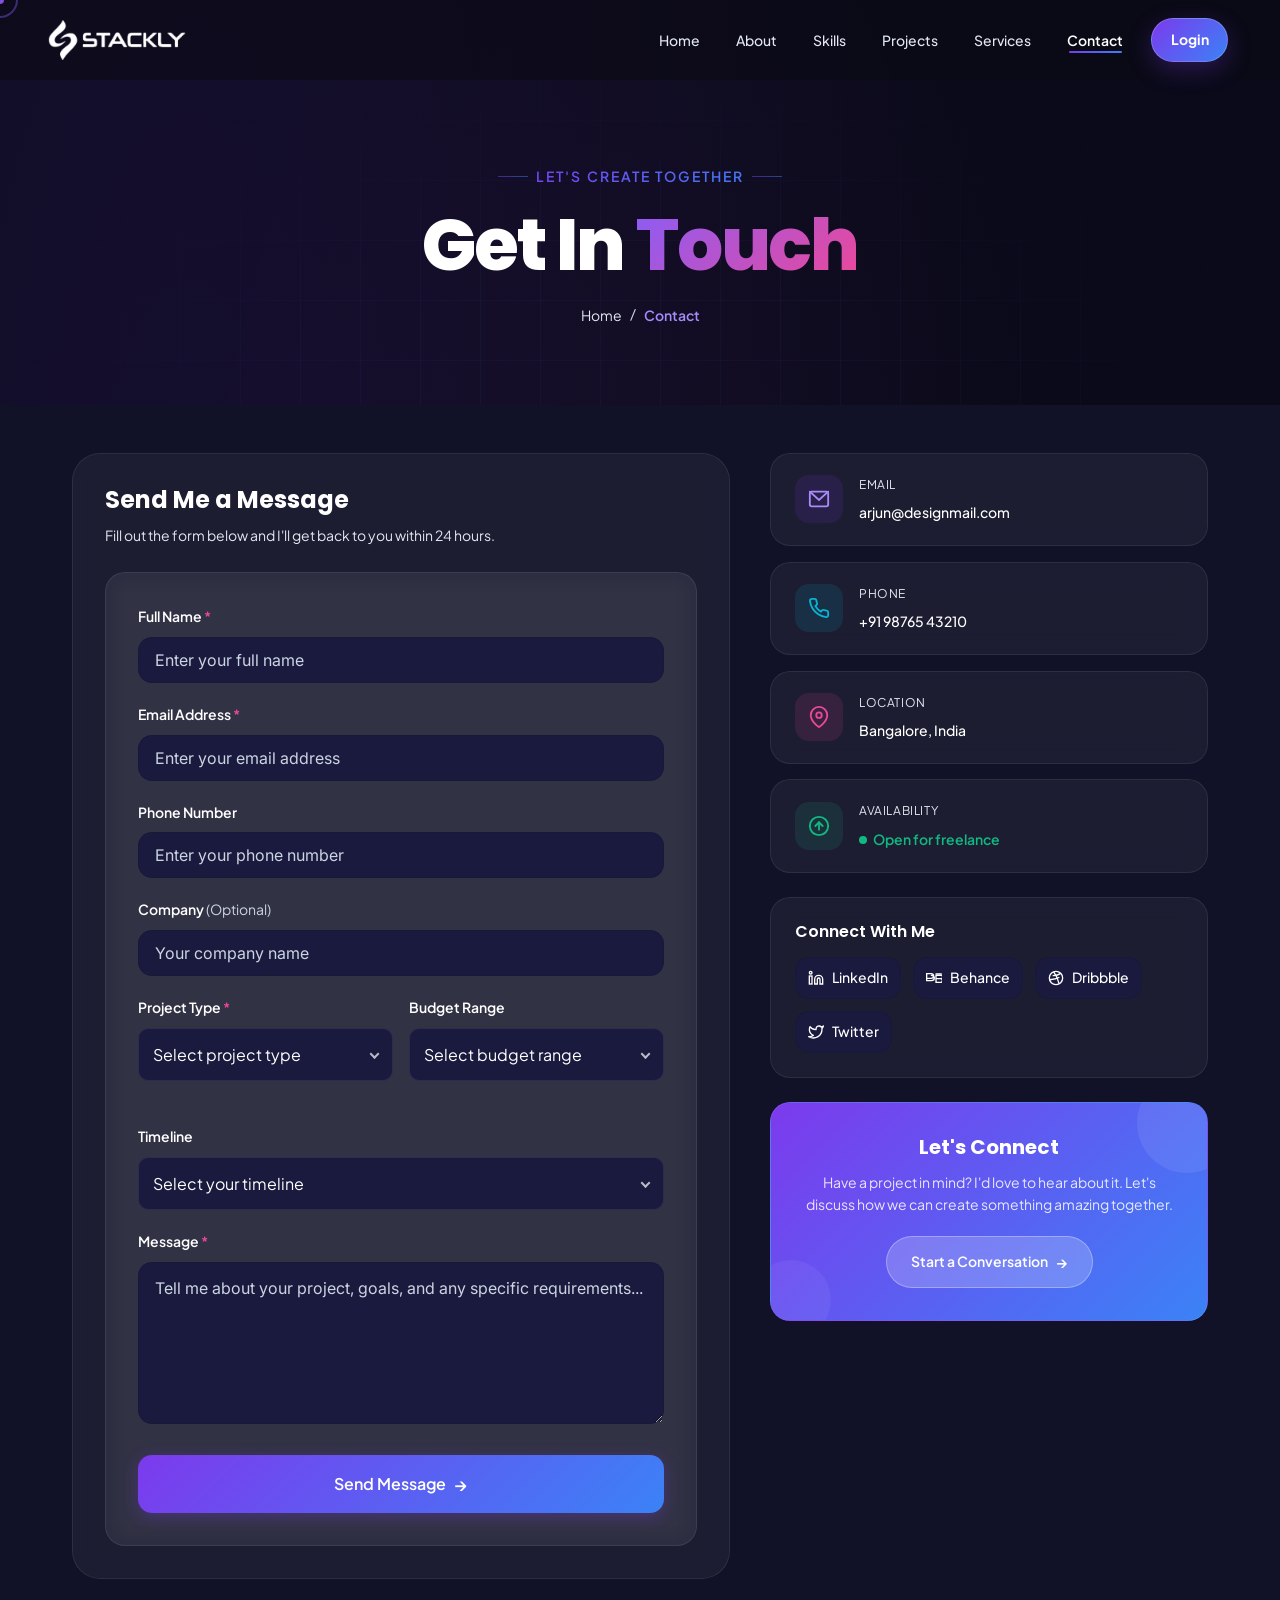
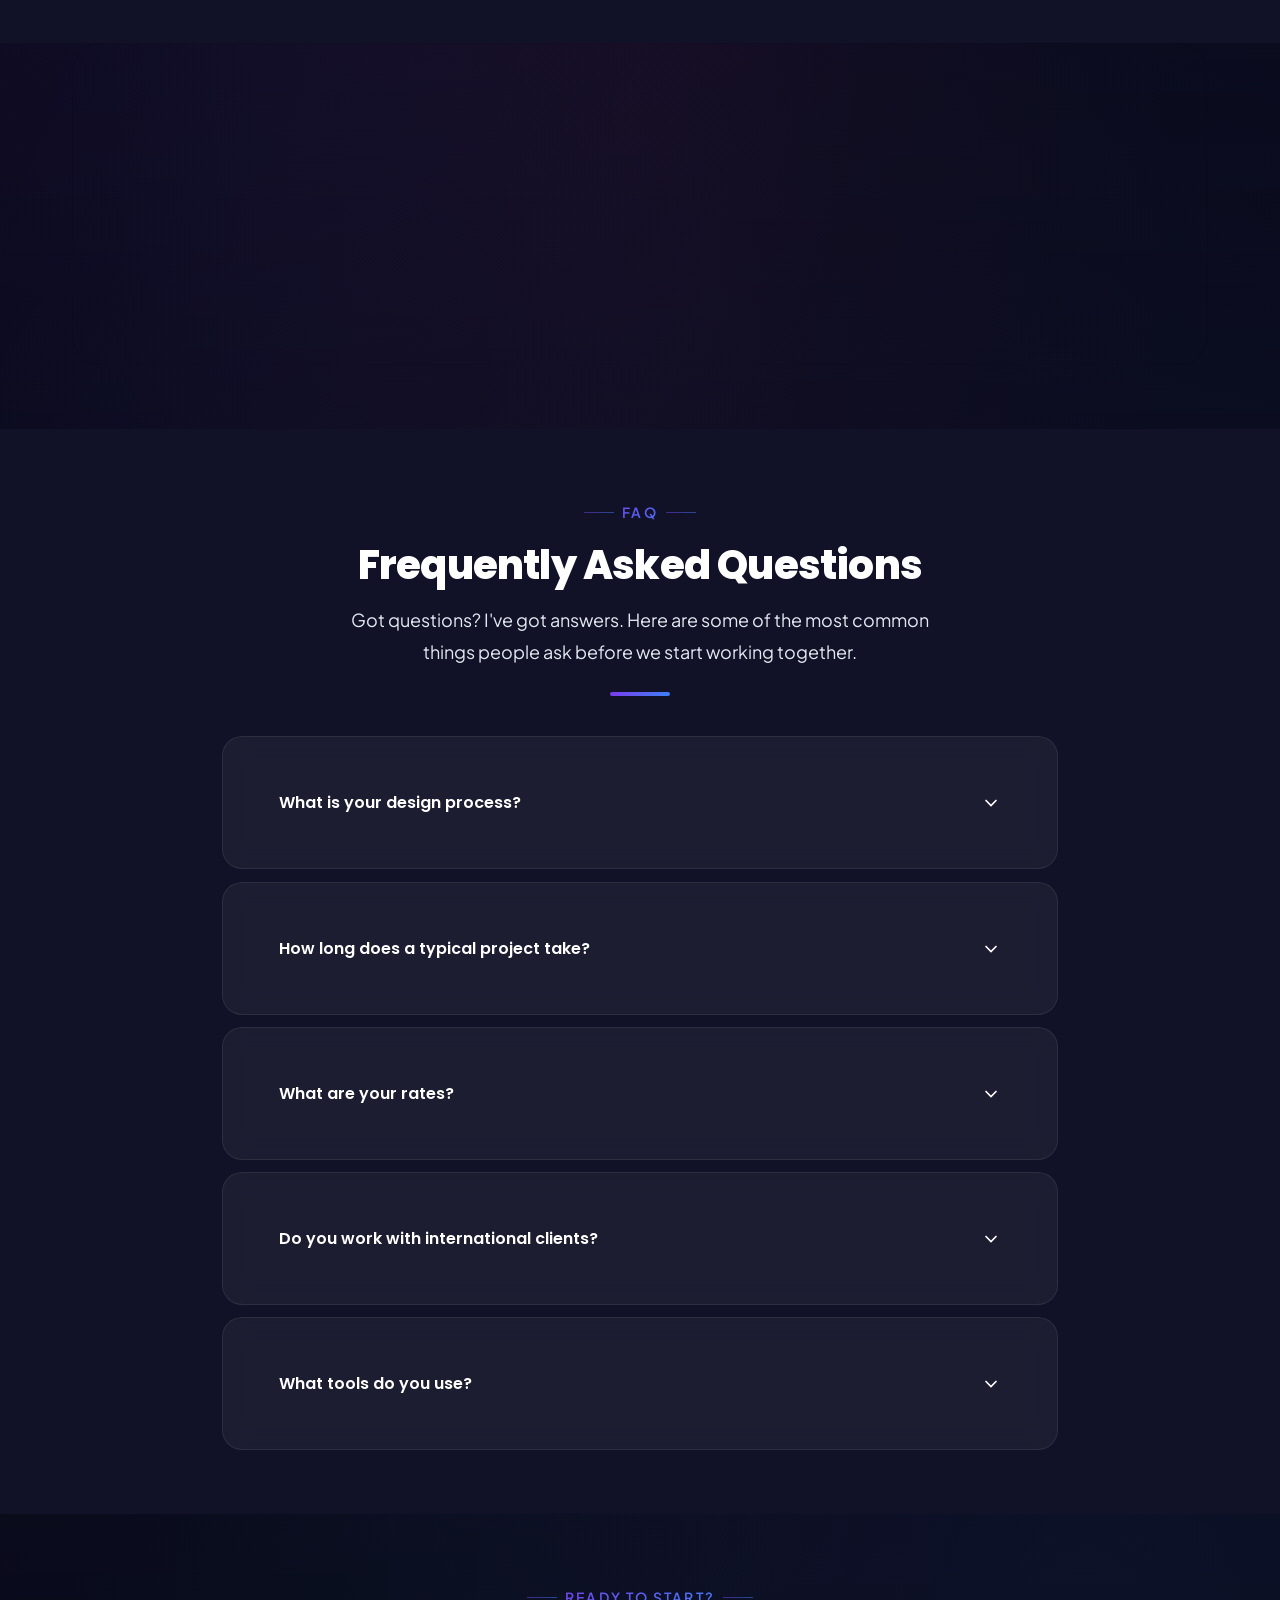
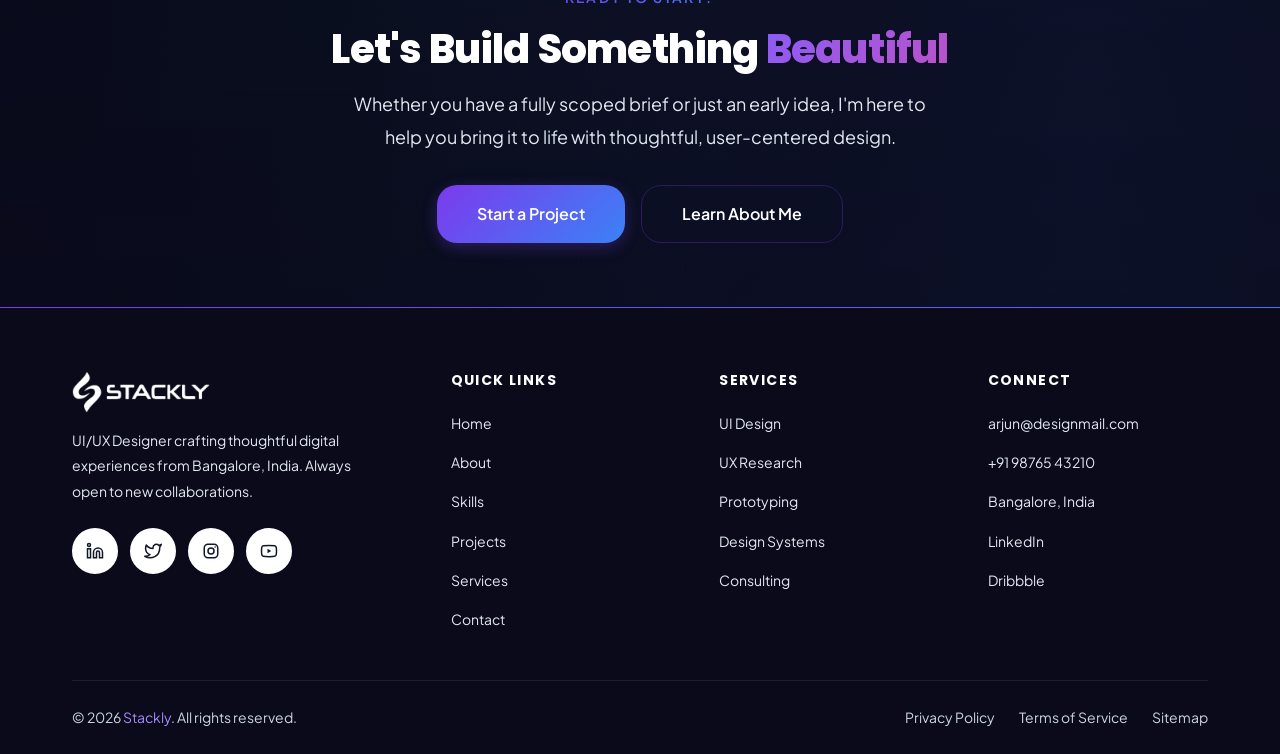
<file: contact.html>
<!DOCTYPE html>
<html lang="en" data-theme="dark">
<head>
    <meta charset="UTF-8">
    <meta name="viewport" content="width=device-width, initial-scale=1.0">
    <title>Contact — Stackly | UI/UX Designer</title>
    <meta name="description" content="Get in touch with Arjun Mehta for UI/UX design projects, freelance work, and collaborations.">
    <meta name="keywords" content="Contact Arjun Mehta, UI/UX Designer, Freelance Designer, Bangalore">
    <meta name="author" content="Arjun Mehta">
    <meta name="theme-color" content="#0a0a0f">
    <link rel="preconnect" href="https://fonts.googleapis.com">
    <link rel="preconnect" href="https://fonts.gstatic.com" crossorigin>
    <link href="https://fonts.googleapis.com/css2?family=Inter:wght@400;500;600;700&family=Poppins:wght@400;500;600;700;800&family=Plus+Jakarta+Sans:wght@400;500;600;700;800&display=swap" rel="stylesheet">
    <link rel="stylesheet" href="css/style.css">
    <link rel="stylesheet" href="css/responsive.css">
</head>
<body>

    <!-- Animated Background -->
    <div class="animated-bg" aria-hidden="true">
        <div class="bg-blob blob-1"></div>
        <div class="bg-blob blob-2"></div>
        <div class="bg-blob blob-3"></div>
        <div class="floating-particles">
            <span class="particle"></span>
            <span class="particle"></span>
            <span class="particle"></span>
            <span class="particle"></span>
            <span class="particle"></span>
            <span class="particle"></span>
            <span class="particle"></span>
            <span class="particle"></span>
            <span class="particle"></span>
            <span class="particle"></span>
            <span class="particle"></span>
            <span class="particle"></span>
        </div>
        <div class="grid-pattern"></div>
    </div>

    <!-- Navigation -->
    <nav class="navbar" id="navbar" aria-label="Main Navigation">
        <div class="container nav-container">
            <a href="index.html" class="nav-logo" aria-label="Arjun Mehta - Home">
                <img src="images/Stackly_logo.png" class="site-logo" alt="Stackly">
            </a>
            <ul class="nav-menu" id="navMenu" role="menubar">
                <li role="none"><a href="index.html" class="nav-link" role="menuitem">Home</a></li>
                <li role="none"><a href="about.html" class="nav-link" role="menuitem">About</a></li>
                <li role="none"><a href="skills.html" class="nav-link" role="menuitem">Skills</a></li>
                <li role="none"><a href="projects.html" class="nav-link" role="menuitem">Projects</a></li>
                <li role="none"><a href="services.html" class="nav-link" role="menuitem">Services</a></li>
                <li role="none"><a href="contact.html" class="nav-link active" role="menuitem">Contact</a></li>
                <li role="none"><a href="login.html" class="nav-link" role="menuitem">Login</a></li>
                <li role="none"><a href="#" class="btn btn-primary nav-btn" role="menuitem" data-action="download-resume">Resume ↓</a></li>
            </ul>
            <button class="nav-toggle" id="navToggle" aria-label="Toggle navigation menu" aria-expanded="false" aria-controls="navMenu">
                <span></span>
                <span></span>
                <span></span>
            </button>
        </div>
    </nav>

    <!-- ============================================= -->
    <!-- HERO BANNER                                   -->
    <!-- ============================================= -->
    <section class="hero" style="min-height: 45vh; padding-top: calc(var(--navbar-height, 80px) + var(--space-16, 4rem));">
        <div class="container" style="grid-template-columns: 1fr;">
            <div class="hero-content" style="text-align: center;">
                <p class="section-subtitle">Let's Create Together</p>
                <h1 class="hero-title" style="margin-bottom: var(--space-4, 1rem);">Get In <span class="gradient-text">Touch</span></h1>
                <nav aria-label="Breadcrumb">
                    <ul style="display: inline-flex; align-items: center; gap: var(--space-2, 0.5rem); list-style: none; padding: 0; margin: 0;">
                        <li><a href="index.html" style="font-size: var(--text-sm, 0.875rem); color: var(--text-muted, #888); text-decoration: none; transition: color 0.2s;">Home</a></li>
                        <li style="color: var(--text-dim, #555); font-size: var(--text-sm, 0.875rem);">/</li>
                        <li><span style="font-size: var(--text-sm, 0.875rem); color: var(--color-primary-light, #a78bfa); font-weight: 600;">Contact</span></li>
                    </ul>
                </nav>
            </div>
        </div>
    </section>

    <!-- ============================================= -->
    <!-- CONTACT SECTION                               -->
    <!-- ============================================= -->
    <section class="section contact" id="contact" style="padding-top: var(--space-12, 3rem); padding-bottom: var(--space-16, 4rem);">
        <div class="container" style="max-width: var(--container-max, 1200px); margin: 0 auto;">
            <div style="display: grid; grid-template-columns: 1.2fr 0.8fr; gap: var(--space-10, 2.5rem); align-items: start;" class="contact-layout-grid">

                <!-- ============================================= -->
                <!-- LEFT: CONTACT FORM                            -->
                <!-- ============================================= -->
                <div class="contact-form-wrapper reveal-left">
                    <div class="skill-card" style="padding: var(--space-8, 2rem); border-radius: var(--radius-2xl, 1.5rem);">
                        <div style="margin-bottom: var(--space-6, 1.5rem);">
                            <h2 style="font-family: var(--font-heading, 'Poppins', sans-serif); font-size: var(--text-2xl, 1.5rem); font-weight: 700; margin-bottom: var(--space-2, 0.5rem);">Send Me a Message</h2>
                            <p style="color: var(--text-muted, #888); font-size: var(--text-sm, 0.875rem);">Fill out the form below and I'll get back to you within 24 hours.</p>
                        </div>

                        <form class="contact-form" id="contactForm" novalidate>
                            <!-- Full Name -->
                            <div class="form-group" style="margin-bottom: var(--space-5, 1.25rem);">
                                <label for="fullName" class="form-label" style="display: block; font-size: var(--text-sm, 0.875rem); font-weight: 600; margin-bottom: var(--space-2, 0.5rem); color: var(--text-primary, #fff);">Full Name <span style="color: var(--color-accent-pink, #f472b6);">*</span></label>
                                <input type="text" id="fullName" name="fullName" class="form-input" placeholder="Enter your full name" required aria-required="true" style="width: 100%; padding: var(--space-3, 0.75rem) var(--space-4, 1rem); background: var(--bg-tertiary, #1a1a2e); border: 1px solid var(--border-color, #2a2a3e); border-radius: var(--radius-lg, 0.75rem); color: var(--text-primary, #fff); font-size: var(--text-base, 1rem); font-family: var(--font-body, 'Inter', sans-serif); outline: none; transition: border-color 0.2s, box-shadow 0.2s; box-sizing: border-box;">
                            </div>

                            <!-- Email -->
                            <div class="form-group" style="margin-bottom: var(--space-5, 1.25rem);">
                                <label for="email" class="form-label" style="display: block; font-size: var(--text-sm, 0.875rem); font-weight: 600; margin-bottom: var(--space-2, 0.5rem); color: var(--text-primary, #fff);">Email Address <span style="color: var(--color-accent-pink, #f472b6);">*</span></label>
                                <input type="email" id="email" name="email" class="form-input" placeholder="Enter your email address" required aria-required="true" style="width: 100%; padding: var(--space-3, 0.75rem) var(--space-4, 1rem); background: var(--bg-tertiary, #1a1a2e); border: 1px solid var(--border-color, #2a2a3e); border-radius: var(--radius-lg, 0.75rem); color: var(--text-primary, #fff); font-size: var(--text-base, 1rem); font-family: var(--font-body, 'Inter', sans-serif); outline: none; transition: border-color 0.2s, box-shadow 0.2s; box-sizing: border-box;">
                            </div>

                            <!-- Phone -->
                            <div class="form-group" style="margin-bottom: var(--space-5, 1.25rem);">
                                <label for="phone" class="form-label" style="display: block; font-size: var(--text-sm, 0.875rem); font-weight: 600; margin-bottom: var(--space-2, 0.5rem); color: var(--text-primary, #fff);">Phone Number</label>
                                <input type="tel" id="phone" name="phone" class="form-input" placeholder="Enter your phone number" style="width: 100%; padding: var(--space-3, 0.75rem) var(--space-4, 1rem); background: var(--bg-tertiary, #1a1a2e); border: 1px solid var(--border-color, #2a2a3e); border-radius: var(--radius-lg, 0.75rem); color: var(--text-primary, #fff); font-size: var(--text-base, 1rem); font-family: var(--font-body, 'Inter', sans-serif); outline: none; transition: border-color 0.2s, box-shadow 0.2s; box-sizing: border-box;">
                            </div>

                            <!-- Company (Optional) -->
                            <div class="form-group" style="margin-bottom: var(--space-5, 1.25rem);">
                                <label for="company" class="form-label" style="display: block; font-size: var(--text-sm, 0.875rem); font-weight: 600; margin-bottom: var(--space-2, 0.5rem); color: var(--text-primary, #fff);">Company <span style="color: var(--text-dim, #555); font-weight: 400;">(Optional)</span></label>
                                <input type="text" id="company" name="company" class="form-input" placeholder="Your company name" style="width: 100%; padding: var(--space-3, 0.75rem) var(--space-4, 1rem); background: var(--bg-tertiary, #1a1a2e); border: 1px solid var(--border-color, #2a2a3e); border-radius: var(--radius-lg, 0.75rem); color: var(--text-primary, #fff); font-size: var(--text-base, 1rem); font-family: var(--font-body, 'Inter', sans-serif); outline: none; transition: border-color 0.2s, box-shadow 0.2s; box-sizing: border-box;">
                            </div>

                            <!-- Project Type & Budget Row -->
                            <div style="display: grid; grid-template-columns: 1fr 1fr; gap: var(--space-4, 1rem); margin-bottom: var(--space-5, 1.25rem);" class="form-row-contact">
                                <div class="form-group">
                                    <label for="projectType" class="form-label" style="display: block; font-size: var(--text-sm, 0.875rem); font-weight: 600; margin-bottom: var(--space-2, 0.5rem); color: var(--text-primary, #fff);">Project Type <span style="color: var(--color-accent-pink, #f472b6);">*</span></label>
                                    <select id="projectType" name="projectType" class="form-select" required aria-required="true" style="width: 100%; padding: var(--space-3, 0.75rem) var(--space-4, 1rem); background: var(--bg-tertiary, #1a1a2e); border: 1px solid var(--border-color, #2a2a3e); border-radius: var(--radius-lg, 0.75rem); color: var(--text-primary, #fff); font-size: var(--text-base, 1rem); font-family: var(--font-body, 'Inter', sans-serif); outline: none; transition: border-color 0.2s; cursor: pointer; box-sizing: border-box; appearance: none; -webkit-appearance: none; background-image: url('data:image/svg+xml;utf8,<svg xmlns="http://www.w3.org/2000/svg" width="12" height="12" viewBox="0 0 12 12"><path fill="%23888" d="M6 8L1 3h10z"/></svg>'); background-repeat: no-repeat; background-position: right 12px center;">
                                        <option value="" disabled selected>Select project type</option>
                                        <option value="mobile-app-design">Mobile App Design</option>
                                        <option value="web-design">Web Design</option>
                                        <option value="product-design">Product Design</option>
                                        <option value="design-system">Design System</option>
                                        <option value="ux-audit">UX Audit</option>
                                        <option value="other">Other</option>
                                    </select>
                                </div>
                                <div class="form-group">
                                    <label for="budget" class="form-label" style="display: block; font-size: var(--text-sm, 0.875rem); font-weight: 600; margin-bottom: var(--space-2, 0.5rem); color: var(--text-primary, #fff);">Budget Range</label>
                                    <select id="budget" name="budget" class="form-select" style="width: 100%; padding: var(--space-3, 0.75rem) var(--space-4, 1rem); background: var(--bg-tertiary, #1a1a2e); border: 1px solid var(--border-color, #2a2a3e); border-radius: var(--radius-lg, 0.75rem); color: var(--text-primary, #fff); font-size: var(--text-base, 1rem); font-family: var(--font-body, 'Inter', sans-serif); outline: none; transition: border-color 0.2s; cursor: pointer; box-sizing: border-box; appearance: none; -webkit-appearance: none; background-image: url('data:image/svg+xml;utf8,<svg xmlns="http://www.w3.org/2000/svg" width="12" height="12" viewBox="0 0 12 12"><path fill="%23888" d="M6 8L1 3h10z"/></svg>'); background-repeat: no-repeat; background-position: right 12px center;">
                                        <option value="" disabled selected>Select budget range</option>
                                        <option value="1k-5k">$1K - $5K</option>
                                        <option value="5k-10k">$5K - $10K</option>
                                        <option value="10k-25k">$10K - $25K</option>
                                        <option value="25k+">$25K+</option>
                                    </select>
                                </div>
                            </div>

                            <!-- Timeline -->
                            <div class="form-group" style="margin-bottom: var(--space-5, 1.25rem);">
                                <label for="timeline" class="form-label" style="display: block; font-size: var(--text-sm, 0.875rem); font-weight: 600; margin-bottom: var(--space-2, 0.5rem); color: var(--text-primary, #fff);">Timeline</label>
                                <select id="timeline" name="timeline" class="form-select" style="width: 100%; padding: var(--space-3, 0.75rem) var(--space-4, 1rem); background: var(--bg-tertiary, #1a1a2e); border: 1px solid var(--border-color, #2a2a3e); border-radius: var(--radius-lg, 0.75rem); color: var(--text-primary, #fff); font-size: var(--text-base, 1rem); font-family: var(--font-body, 'Inter', sans-serif); outline: none; transition: border-color 0.2s; cursor: pointer; box-sizing: border-box; appearance: none; -webkit-appearance: none; background-image: url('data:image/svg+xml;utf8,<svg xmlns="http://www.w3.org/2000/svg" width="12" height="12" viewBox="0 0 12 12"><path fill="%23888" d="M6 8L1 3h10z"/></svg>'); background-repeat: no-repeat; background-position: right 12px center;">
                                    <option value="" disabled selected>Select your timeline</option>
                                    <option value="1-2-weeks">1 - 2 weeks</option>
                                    <option value="1-month">1 month</option>
                                    <option value="2-3-months">2 - 3 months</option>
                                    <option value="3+-months">3+ months</option>
                                </select>
                            </div>

                            <!-- Message -->
                            <div class="form-group" style="margin-bottom: var(--space-6, 1.5rem);">
                                <label for="message" class="form-label" style="display: block; font-size: var(--text-sm, 0.875rem); font-weight: 600; margin-bottom: var(--space-2, 0.5rem); color: var(--text-primary, #fff);">Message <span style="color: var(--color-accent-pink, #f472b6);">*</span></label>
                                <textarea id="message" name="message" class="form-textarea" rows="5" placeholder="Tell me about your project, goals, and any specific requirements..." required aria-required="true" style="width: 100%; padding: var(--space-3, 0.75rem) var(--space-4, 1rem); background: var(--bg-tertiary, #1a1a2e); border: 1px solid var(--border-color, #2a2a3e); border-radius: var(--radius-lg, 0.75rem); color: var(--text-primary, #fff); font-size: var(--text-base, 1rem); font-family: var(--font-body, 'Inter', sans-serif); outline: none; transition: border-color 0.2s, box-shadow 0.2s; resize: vertical; min-height: 120px; box-sizing: border-box;"></textarea>
                            </div>

                            <!-- Submit Button -->
                            <button type="submit" class="btn btn-primary btn-lg" id="submitBtn" data-action="submit-form" style="width: 100%; display: flex; align-items: center; justify-content: center; gap: var(--space-2, 0.5rem); padding: var(--space-4, 1rem) var(--space-8, 2rem); font-size: var(--text-base, 1rem); font-weight: 600; border-radius: var(--radius-lg, 0.75rem); cursor: pointer; transition: all 0.3s ease; position: relative; overflow: hidden;">
                                <span class="btn-text">Send Message</span>
                                <span class="btn-arrow" style="font-size: 1.1em;">&#8594;</span>
                                <span class="btn-loading" style="display: none; position: absolute; inset: 0; align-items: center; justify-content: center; gap: var(--space-2, 0.5rem);">
                                    <svg width="20" height="20" viewBox="0 0 24 24" fill="none" stroke="currentColor" stroke-width="2.5" stroke-linecap="round" style="animation: spin 1s linear infinite;">
                                        <path d="M12 2v4M12 18v4M4.93 4.93l2.83 2.83M16.24 16.24l2.83 2.83M2 12h4M18 12h4M4.93 19.07l2.83-2.83M16.24 7.76l2.83-2.83"/>
                                    </svg>
                                    Sending...
                                </span>
                            </button>

                            <!-- Success Message -->
                            <div class="form-success" id="formSuccess" style="display: none; margin-top: var(--space-4, 1rem); padding: var(--space-4, 1rem); background: rgba(var(--color-success-rgb, 34, 197, 94), 0.12); border: 1px solid rgba(var(--color-success-rgb, 34, 197, 94), 0.25); border-radius: var(--radius-lg, 0.75rem); text-align: center;">
                                <p style="color: var(--color-success, #22c55e); font-weight: 600; font-size: var(--text-sm, 0.875rem);">Your message has been sent successfully! I'll get back to you soon.</p>
                            </div>
                        </form>
                    </div>
                </div>

                <!-- ============================================= -->
                <!-- RIGHT: CONTACT INFO                          -->
                <!-- ============================================= -->
                <div class="contact-info-wrapper reveal-right">
                    <!-- Contact Info Cards -->
                    <div style="display: flex; flex-direction: column; gap: var(--space-4, 1rem); margin-bottom: var(--space-6, 1.5rem);">

                        <!-- Email Card -->
                        <div class="skill-card" style="padding: var(--space-5, 1.25rem) var(--space-6, 1.5rem); border-radius: var(--radius-xl, 1.25rem); display: flex; align-items: center; gap: var(--space-4, 1rem); transition: transform 0.3s ease, box-shadow 0.3s ease;">
                            <div style="width: 48px; height: 48px; min-width: 48px; border-radius: var(--radius-lg, 0.75rem); background: rgba(var(--color-primary-rgb, 139, 92, 246), 0.12); display: flex; align-items: center; justify-content: center;">
                                <svg width="22" height="22" viewBox="0 0 24 24" fill="none" stroke="var(--color-primary-light, #a78bfa)" stroke-width="2" stroke-linecap="round">
                                    <rect x="2" y="4" width="20" height="16" rx="2"/>
                                    <polyline points="2,4 12,13 22,4"/>
                                </svg>
                            </div>
                            <div>
                                <p style="font-size: var(--text-xs, 0.75rem); color: var(--text-muted, #888); text-transform: uppercase; letter-spacing: 0.05em; margin: 0 0 2px 0;">Email</p>
                                <a href="mailto:arjun@designmail.com" style="font-size: var(--text-sm, 0.875rem); color: var(--text-primary, #fff); text-decoration: none; font-weight: 500; transition: color 0.2s;">arjun@designmail.com</a>
                            </div>
                        </div>

                        <!-- Phone Card -->
                        <div class="skill-card" style="padding: var(--space-5, 1.25rem) var(--space-6, 1.5rem); border-radius: var(--radius-xl, 1.25rem); display: flex; align-items: center; gap: var(--space-4, 1rem); transition: transform 0.3s ease, box-shadow 0.3s ease;">
                            <div style="width: 48px; height: 48px; min-width: 48px; border-radius: var(--radius-lg, 0.75rem); background: rgba(var(--color-accent-cyan-rgb, 34, 211, 238), 0.12); display: flex; align-items: center; justify-content: center;">
                                <svg width="22" height="22" viewBox="0 0 24 24" fill="none" stroke="var(--color-accent-cyan, #22d3ee)" stroke-width="2" stroke-linecap="round">
                                    <path d="M22 16.92v3a2 2 0 01-2.18 2 19.79 19.79 0 01-8.63-3.07 19.5 19.5 0 01-6-6 19.79 19.79 0 01-3.07-8.67A2 2 0 014.11 2h3a2 2 0 012 1.72c.127.96.361 1.903.7 2.81a2 2 0 01-.45 2.11L8.09 9.91a16 16 0 006 6l1.27-1.27a2 2 0 012.11-.45c.907.339 1.85.573 2.81.7A2 2 0 0122 16.92z"/>
                                </svg>
                            </div>
                            <div>
                                <p style="font-size: var(--text-xs, 0.75rem); color: var(--text-muted, #888); text-transform: uppercase; letter-spacing: 0.05em; margin: 0 0 2px 0;">Phone</p>
                                <a href="tel:+919876543210" style="font-size: var(--text-sm, 0.875rem); color: var(--text-primary, #fff); text-decoration: none; font-weight: 500; transition: color 0.2s;">+91 98765 43210</a>
                            </div>
                        </div>

                        <!-- Location Card -->
                        <div class="skill-card" style="padding: var(--space-5, 1.25rem) var(--space-6, 1.5rem); border-radius: var(--radius-xl, 1.25rem); display: flex; align-items: center; gap: var(--space-4, 1rem); transition: transform 0.3s ease, box-shadow 0.3s ease;">
                            <div style="width: 48px; height: 48px; min-width: 48px; border-radius: var(--radius-lg, 0.75rem); background: rgba(var(--color-accent-pink-rgb, 244, 114, 182), 0.12); display: flex; align-items: center; justify-content: center;">
                                <svg width="22" height="22" viewBox="0 0 24 24" fill="none" stroke="var(--color-accent-pink, #f472b6)" stroke-width="2" stroke-linecap="round">
                                    <path d="M21 10c0 7-9 13-9 13s-9-6-9-13a9 9 0 0118 0z"/>
                                    <circle cx="12" cy="10" r="3"/>
                                </svg>
                            </div>
                            <div>
                                <p style="font-size: var(--text-xs, 0.75rem); color: var(--text-muted, #888); text-transform: uppercase; letter-spacing: 0.05em; margin: 0 0 2px 0;">Location</p>
                                <span style="font-size: var(--text-sm, 0.875rem); color: var(--text-primary, #fff); font-weight: 500;">Bangalore, India</span>
                            </div>
                        </div>

                        <!-- Availability Card -->
                        <div class="skill-card" style="padding: var(--space-5, 1.25rem) var(--space-6, 1.5rem); border-radius: var(--radius-xl, 1.25rem); display: flex; align-items: center; gap: var(--space-4, 1rem); transition: transform 0.3s ease, box-shadow 0.3s ease;">
                            <div style="width: 48px; height: 48px; min-width: 48px; border-radius: var(--radius-lg, 0.75rem); background: rgba(var(--color-success-rgb, 34, 197, 94), 0.12); display: flex; align-items: center; justify-content: center;">
                                <svg width="22" height="22" viewBox="0 0 24 24" fill="none" stroke="var(--color-success, #22c55e)" stroke-width="2" stroke-linecap="round">
                                    <circle cx="12" cy="12" r="10"/>
                                    <polyline points="16,12 12,8 8,12"/>
                                    <line x1="12" y1="16" x2="12" y2="8"/>
                                </svg>
                            </div>
                            <div>
                                <p style="font-size: var(--text-xs, 0.75rem); color: var(--text-muted, #888); text-transform: uppercase; letter-spacing: 0.05em; margin: 0 0 2px 0;">Availability</p>
                                <span style="display: inline-flex; align-items: center; gap: 6px; font-size: var(--text-sm, 0.875rem); font-weight: 600; color: var(--color-success, #22c55e);">
                                    <span style="width: 8px; height: 8px; border-radius: 50%; background: var(--color-success, #22c55e); display: inline-block; animation: pulse-dot 2s infinite;"></span>
                                    Open for freelance
                                </span>
                            </div>
                        </div>
                    </div>

                    <!-- Social Links -->
                    <div class="skill-card" style="padding: var(--space-6, 1.5rem); border-radius: var(--radius-xl, 1.25rem); margin-bottom: var(--space-6, 1.5rem);">
                        <h3 style="font-family: var(--font-heading, 'Poppins', sans-serif); font-size: var(--text-base, 1rem); font-weight: 600; margin: 0 0 var(--space-4, 1rem) 0;">Connect With Me</h3>
                        <div style="display: flex; gap: var(--space-3, 0.75rem); flex-wrap: wrap;">
                            <!-- LinkedIn -->
                            <a href="https://linkedin.com/in/arjunmehta" target="_blank" rel="noopener noreferrer" aria-label="LinkedIn Profile" style="display: flex; align-items: center; gap: var(--space-2, 0.5rem); padding: var(--space-2, 0.5rem) var(--space-3, 0.75rem); background: var(--bg-tertiary, #1a1a2e); border: 1px solid var(--border-color, #2a2a3e); border-radius: var(--radius-lg, 0.75rem); color: var(--text-primary, #fff); text-decoration: none; font-size: var(--text-sm, 0.875rem); font-weight: 500; transition: all 0.3s ease;">
                                <svg width="16" height="16" viewBox="0 0 24 24" fill="none" stroke="currentColor" stroke-width="2" stroke-linecap="round">
                                    <path d="M16 8a6 6 0 016 6v7h-4v-7a2 2 0 00-2-2 2 2 0 00-2 2v7h-4v-7a6 6 0 016-6z"/>
                                    <rect x="2" y="9" width="4" height="12"/>
                                    <circle cx="4" cy="4" r="2"/>
                                </svg>
                                LinkedIn
                            </a>
                            <!-- Behance -->
                            <a href="https://behance.net/arjunmehta" target="_blank" rel="noopener noreferrer" aria-label="Behance Profile" style="display: flex; align-items: center; gap: var(--space-2, 0.5rem); padding: var(--space-2, 0.5rem) var(--space-3, 0.75rem); background: var(--bg-tertiary, #1a1a2e); border: 1px solid var(--border-color, #2a2a3e); border-radius: var(--radius-lg, 0.75rem); color: var(--text-primary, #fff); text-decoration: none; font-size: var(--text-sm, 0.875rem); font-weight: 500; transition: all 0.3s ease;">
                                <svg width="16" height="16" viewBox="0 0 24 24" fill="none" stroke="currentColor" stroke-width="2" stroke-linecap="round">
                                    <path d="M1 12.5h6.5c2.5 0 4-1.5 4-3.5s-1.5-3.5-4-3.5H1v10.5h7c2.5 0 4.5-1.5 4.5-4s-2-4-4.5-4"/>
                                    <path d="M15 13h7.5c1.5 0 2.5-1 2.5-2.5S24 8 22.5 8H15v5zm0 0v5.5h7c1.5 0 2.5-1 2.5-2.5S23.5 13 22 13"/>
                                    <line x1="15" y1="6" x2="23" y2="6"/>
                                </svg>
                                Behance
                            </a>
                            <!-- Dribbble -->
                            <a href="https://dribbble.com/arjunmehta" target="_blank" rel="noopener noreferrer" aria-label="Dribbble Profile" style="display: flex; align-items: center; gap: var(--space-2, 0.5rem); padding: var(--space-2, 0.5rem) var(--space-3, 0.75rem); background: var(--bg-tertiary, #1a1a2e); border: 1px solid var(--border-color, #2a2a3e); border-radius: var(--radius-lg, 0.75rem); color: var(--text-primary, #fff); text-decoration: none; font-size: var(--text-sm, 0.875rem); font-weight: 500; transition: all 0.3s ease;">
                                <svg width="16" height="16" viewBox="0 0 24 24" fill="none" stroke="currentColor" stroke-width="2">
                                    <circle cx="12" cy="12" r="10"/>
                                    <path d="M8.56 2.75c4.37 6.03 6.02 9.42 8.03 17.72"/>
                                    <path d="M19.13 5.09c-3.61 2.46-7.26 3.54-12.13 3.21"/>
                                    <path d="M2.34 14.6c5.39-.34 9.39-.56 14.66-3.72"/>
                                </svg>
                                Dribbble
                            </a>
                            <!-- Twitter -->
                            <a href="https://twitter.com/arjunmehta" target="_blank" rel="noopener noreferrer" aria-label="Twitter Profile" style="display: flex; align-items: center; gap: var(--space-2, 0.5rem); padding: var(--space-2, 0.5rem) var(--space-3, 0.75rem); background: var(--bg-tertiary, #1a1a2e); border: 1px solid var(--border-color, #2a2a3e); border-radius: var(--radius-lg, 0.75rem); color: var(--text-primary, #fff); text-decoration: none; font-size: var(--text-sm, 0.875rem); font-weight: 500; transition: all 0.3s ease;">
                                <svg width="16" height="16" viewBox="0 0 24 24" fill="none" stroke="currentColor" stroke-width="2" stroke-linejoin="round">
                                    <path d="M23 3a10.9 10.9 0 01-3.14 1.53 4.48 4.48 0 00-7.86 3v1A10.66 10.66 0 013 4s-4 9 5 13a11.64 11.64 0 01-7 2c9 5 20 0 20-11.5a4.5 4.5 0 00-.08-.83A7.72 7.72 0 0023 3z"/>
                                </svg>
                                Twitter
                            </a>
                        </div>
                    </div>

                    <!-- Let's Connect CTA Card -->
                    <div class="skill-card" style="padding: var(--space-8, 2rem); border-radius: var(--radius-xl, 1.25rem); text-align: center; background: var(--gradient-primary, linear-gradient(135deg, #8b5cf6, #a78bfa)); position: relative; overflow: hidden;">
                        <div style="position: absolute; top: -30px; right: -30px; width: 100px; height: 100px; border-radius: 50%; background: rgba(255,255,255,0.08);"></div>
                        <div style="position: absolute; bottom: -20px; left: -20px; width: 80px; height: 80px; border-radius: 50%; background: rgba(255,255,255,0.05);"></div>
                        <div style="position: relative; z-index: 1;">
                            <h3 style="font-family: var(--font-heading, 'Poppins', sans-serif); font-size: var(--text-xl, 1.25rem); font-weight: 700; color: #fff; margin: 0 0 var(--space-3, 0.75rem) 0;">Let's Connect</h3>
                            <p style="color: rgba(255,255,255,0.85); font-size: var(--text-sm, 0.875rem); margin: 0 0 var(--space-5, 1.25rem) 0; line-height: 1.6;">Have a project in mind? I'd love to hear about it. Let's discuss how we can create something amazing together.</p>
                            <a href="mailto:arjun@designmail.com" style="display: inline-flex; align-items: center; gap: var(--space-2, 0.5rem); padding: var(--space-3, 0.75rem) var(--space-6, 1.5rem); background: rgba(255,255,255,0.2); border: 1px solid rgba(255,255,255,0.3); border-radius: var(--radius-full, 9999px); color: #fff; font-weight: 600; font-size: var(--text-sm, 0.875rem); text-decoration: none; transition: all 0.3s ease; backdrop-filter: blur(10px);">
                                Start a Conversation
                                <span style="font-size: 1.1em;">&#8594;</span>
                            </a>
                        </div>
                    </div>
                </div>
            </div>
        </div>
    </section>

    <!-- ============================================= -->
    <!-- MAP PLACEHOLDER                               -->
    <!-- ============================================= -->
    <section class="section" style="padding-top: 0; padding-bottom: var(--space-16, 4rem);">
        <div class="container" style="max-width: var(--container-max, 1200px); margin: 0 auto;">
            <div class="reveal" style="border-radius: var(--radius-2xl, 1.5rem); overflow: hidden; border: 1px solid var(--border-color, #2a2a3e);">
                <iframe
                    title="Map showing Bangalore, India"
                    src="https://www.google.com/maps?q=Bangalore%2C%20India&amp;output=embed"
                    width="100%"
                    height="320"
                    style="display: block; border: 0;"
                    loading="lazy"
                    referrerpolicy="no-referrer-when-downgrade"
                    allowfullscreen>
                </iframe>
            </div>
        </div>
    </section>

    <!-- ============================================= -->
    <!-- FAQ SECTION                                   -->
    <!-- ============================================= -->
    <section class="section" style="background: var(--bg-secondary, #0f0f1a); padding-top: var(--space-16, 4rem); padding-bottom: var(--space-16, 4rem);">
        <div class="container" style="max-width: var(--container-narrow, 800px); margin: 0 auto;">
            <div class="section-header reveal" style="text-align: center; margin-bottom: var(--space-10, 2.5rem);">
                <p class="section-subtitle">FAQ</p>
                <h2 class="section-title">Frequently Asked Questions</h2>
                <p class="section-description">Got questions? I've got answers. Here are some of the most common things people ask before we start working together.</p>
                <div class="section-line"></div>
            </div>

            <div class="faq-list" style="display: flex; flex-direction: column; gap: var(--space-3, 0.75rem);">

                <!-- FAQ 1 -->
                <details class="faq-item skill-card reveal delay-1" style="border-radius: var(--radius-xl, 1.25rem); overflow: hidden;">
                    <summary style="padding: var(--space-5, 1.25rem) var(--space-6, 1.5rem); cursor: pointer; display: flex; align-items: center; justify-content: space-between; gap: var(--space-4, 1rem); font-family: var(--font-heading, 'Poppins', sans-serif); font-weight: 600; font-size: var(--text-base, 1rem); color: var(--text-primary, #fff); list-style: none; transition: color 0.2s; user-select: none;">
                        <span>What is your design process?</span>
                        <svg class="faq-chevron" width="20" height="20" viewBox="0 0 24 24" fill="none" stroke="currentColor" stroke-width="2" stroke-linecap="round" style="min-width: 20px; transition: transform 0.3s ease;">
                            <polyline points="6,9 12,15 18,9"/>
                        </svg>
                    </summary>
                    <div style="padding: 0 var(--space-6, 1.5rem) var(--space-5, 1.25rem); color: var(--text-muted, #888); font-size: var(--text-sm, 0.875rem); line-height: 1.7;">
                        <p style="margin: 0;">My design process follows a structured yet flexible approach. It typically begins with <strong style="color: var(--text-primary, #fff);">Discovery & Research</strong> — understanding your business goals, users, and competitive landscape. I then move to <strong style="color: var(--text-primary, #fff);">Ideation</strong>, exploring concepts through wireframes and sketches. Next comes <strong style="color: var(--text-primary, #fff);">Design</strong>, where I craft high-fidelity UI with attention to every pixel. I prototype key interactions for <strong style="color: var(--text-primary, #fff);">Testing</strong>, gather feedback, and iterate. Finally, I ensure a smooth <strong style="color: var(--text-primary, #fff);">Handoff</strong> with developers, providing specs, assets, and ongoing support.</p>
                    </div>
                </details>

                <!-- FAQ 2 -->
                <details class="faq-item skill-card reveal delay-2" style="border-radius: var(--radius-xl, 1.25rem); overflow: hidden;">
                    <summary style="padding: var(--space-5, 1.25rem) var(--space-6, 1.5rem); cursor: pointer; display: flex; align-items: center; justify-content: space-between; gap: var(--space-4, 1rem); font-family: var(--font-heading, 'Poppins', sans-serif); font-weight: 600; font-size: var(--text-base, 1rem); color: var(--text-primary, #fff); list-style: none; transition: color 0.2s; user-select: none;">
                        <span>How long does a typical project take?</span>
                        <svg class="faq-chevron" width="20" height="20" viewBox="0 0 24 24" fill="none" stroke="currentColor" stroke-width="2" stroke-linecap="round" style="min-width: 20px; transition: transform 0.3s ease;">
                            <polyline points="6,9 12,15 18,9"/>
                        </svg>
                    </summary>
                    <div style="padding: 0 var(--space-6, 1.5rem) var(--space-5, 1.25rem); color: var(--text-muted, #888); font-size: var(--text-sm, 0.875rem); line-height: 1.7;">
                        <p style="margin: 0;">Project timelines vary based on scope and complexity. A <strong style="color: var(--text-primary, #fff);">landing page or simple UI</strong> may take 1-2 weeks. A <strong style="color: var(--text-primary, #fff);">full mobile app or web application</strong> typically ranges from 4-8 weeks. Larger <strong style="color: var(--text-primary, #fff);">product design or design system</strong> projects can span 2-3 months or more. I always provide a detailed timeline during the discovery phase so there are no surprises.</p>
                    </div>
                </details>

                <!-- FAQ 3 -->
                <details class="faq-item skill-card reveal delay-3" style="border-radius: var(--radius-xl, 1.25rem); overflow: hidden;">
                    <summary style="padding: var(--space-5, 1.25rem) var(--space-6, 1.5rem); cursor: pointer; display: flex; align-items: center; justify-content: space-between; gap: var(--space-4, 1rem); font-family: var(--font-heading, 'Poppins', sans-serif); font-weight: 600; font-size: var(--text-base, 1rem); color: var(--text-primary, #fff); list-style: none; transition: color 0.2s; user-select: none;">
                        <span>What are your rates?</span>
                        <svg class="faq-chevron" width="20" height="20" viewBox="0 0 24 24" fill="none" stroke="currentColor" stroke-width="2" stroke-linecap="round" style="min-width: 20px; transition: transform 0.3s ease;">
                            <polyline points="6,9 12,15 18,9"/>
                        </svg>
                    </summary>
                    <div style="padding: 0 var(--space-6, 1.5rem) var(--space-5, 1.25rem); color: var(--text-muted, #888); font-size: var(--text-sm, 0.875rem); line-height: 1.7;">
                        <p style="margin: 0;">I offer flexible pricing models depending on the project type. For smaller engagements, I work on a <strong style="color: var(--text-primary, #fff);">fixed project fee</strong>. For ongoing collaborations, I offer <strong style="color: var(--text-primary, #fff);">monthly retainers</strong>. I also provide <strong style="color: var(--text-primary, #fff);">hourly consulting</strong> for UX audits or advisory sessions. Every project begins with a free discovery call where we scope the work together, and I provide a transparent quote before any commitment.</p>
                    </div>
                </details>

                <!-- FAQ 4 -->
                <details class="faq-item skill-card reveal delay-4" style="border-radius: var(--radius-xl, 1.25rem); overflow: hidden;">
                    <summary style="padding: var(--space-5, 1.25rem) var(--space-6, 1.5rem); cursor: pointer; display: flex; align-items: center; justify-content: space-between; gap: var(--space-4, 1rem); font-family: var(--font-heading, 'Poppins', sans-serif); font-weight: 600; font-size: var(--text-base, 1rem); color: var(--text-primary, #fff); list-style: none; transition: color 0.2s; user-select: none;">
                        <span>Do you work with international clients?</span>
                        <svg class="faq-chevron" width="20" height="20" viewBox="0 0 24 24" fill="none" stroke="currentColor" stroke-width="2" stroke-linecap="round" style="min-width: 20px; transition: transform 0.3s ease;">
                            <polyline points="6,9 12,15 18,9"/>
                        </svg>
                    </summary>
                    <div style="padding: 0 var(--space-6, 1.5rem) var(--space-5, 1.25rem); color: var(--text-muted, #888); font-size: var(--text-sm, 0.875rem); line-height: 1.7;">
                        <p style="margin: 0;">Absolutely! I've had the pleasure of working with clients across the <strong style="color: var(--text-primary, #fff);">US, UK, Europe, Middle East, and Southeast Asia</strong>. Remote collaboration is second nature to me. I'm comfortable working across time zones and use tools like Figma, Slack, Zoom, and Notion to keep communication seamless. Whether you're in New York or Singapore, we can create something great together.</p>
                    </div>
                </details>

                <!-- FAQ 5 -->
                <details class="faq-item skill-card reveal delay-5" style="border-radius: var(--radius-xl, 1.25rem); overflow: hidden;">
                    <summary style="padding: var(--space-5, 1.25rem) var(--space-6, 1.5rem); cursor: pointer; display: flex; align-items: center; justify-content: space-between; gap: var(--space-4, 1rem); font-family: var(--font-heading, 'Poppins', sans-serif); font-weight: 600; font-size: var(--text-base, 1rem); color: var(--text-primary, #fff); list-style: none; transition: color 0.2s; user-select: none;">
                        <span>What tools do you use?</span>
                        <svg class="faq-chevron" width="20" height="20" viewBox="0 0 24 24" fill="none" stroke="currentColor" stroke-width="2" stroke-linecap="round" style="min-width: 20px; transition: transform 0.3s ease;">
                            <polyline points="6,9 12,15 18,9"/>
                        </svg>
                    </summary>
                    <div style="padding: 0 var(--space-6, 1.5rem) var(--space-5, 1.25rem); color: var(--text-muted, #888); font-size: var(--text-sm, 0.875rem); line-height: 1.7;">
                        <p style="margin: 0;">My primary tools include <strong style="color: var(--text-primary, #fff);">Figma</strong> for UI design, prototyping, and design systems. For research and planning, I use <strong style="color: var(--text-primary, #fff);">Miro</strong> and <strong style="color: var(--text-primary, #fff);">Notion</strong>. I create high-fidelity prototypes in <strong style="color: var(--text-primary, #fff);">Framer</strong> and use <strong style="color: var(--text-primary, #fff);">Principle</strong> for advanced micro-interactions. For visual design and assets, I use <strong style="color: var(--text-primary, #fff);">Adobe Illustrator</strong> and <strong style="color: var(--text-primary, #fff);">Photoshop</strong>. I'm always exploring new tools and happy to adapt to your team's stack.</p>
                    </div>
                </details>
            </div>
        </div>
    </section>

    <!-- ============================================= -->
    <!-- CTA SECTION                                   -->
    <!-- ============================================= -->
    <section class="section" style="padding-top: var(--space-16, 4rem); padding-bottom: var(--space-16, 4rem);">
        <div class="container" style="max-width: var(--container-narrow, 800px); margin: 0 auto; text-align: center;">
            <div class="reveal">
                <p class="section-subtitle">Ready to Start?</p>
                <h2 class="section-title" style="font-size: var(--text-4xl, 2.25rem);">Let's Build Something <span class="gradient-text">Beautiful</span></h2>
                <p class="section-description" style="margin: var(--space-4, 1rem) auto var(--space-8, 2rem);">Whether you have a fully scoped brief or just an early idea, I'm here to help you bring it to life with thoughtful, user-centered design.</p>
                <div class="btn-group" style="justify-content: center; display: flex; gap: var(--space-4, 1rem); flex-wrap: wrap;">
                    <a href="contact.html" class="btn btn-primary btn-lg">Start a Project</a>
                    <a href="about.html" class="btn btn-secondary btn-lg">Learn About Me</a>
                </div>
            </div>
        </div>
    </section>

    <!-- ============================================= -->
    <!-- FOOTER                                        -->
    <!-- ============================================= -->
    <footer class="footer" role="contentinfo">
        <div class="container" style="max-width: var(--container-max, 1200px); margin: 0 auto;">
            <div class="footer-grid">
                <div class="footer-brand">
                    <a href="index.html" class="footer-logo" aria-label="Stackly - Home"><img src="images/Stackly_logo.png" class="site-logo" alt="Stackly"></a>
                    <p class="footer-description">UI/UX Designer crafting thoughtful digital experiences from Bangalore, India. Always open to new collaborations.</p>
                    <div class="footer-social">
                        <a href="https://dribbble.com/arjunmehta" class="footer-social-link" aria-label="Dribbble" title="Dribbble" target="_blank" rel="noopener noreferrer">
                            <svg width="18" height="18" viewBox="0 0 24 24" fill="none" stroke="currentColor" stroke-width="2"><circle cx="12" cy="12" r="10"/><path d="M8.56 2.75c4.37 6.03 6.02 9.42 8.03 17.72"/><path d="M19.13 5.09c-3.61 2.46-7.26 3.54-12.13 3.21"/><path d="M2.34 14.6c5.39-.34 9.39-.56 14.66-3.72"/></svg>
                        </a>
                        <a href="https://behance.net/arjunmehta" class="footer-social-link" aria-label="Behance" title="Behance" target="_blank" rel="noopener noreferrer">
                            <svg width="18" height="18" viewBox="0 0 24 24" fill="none" stroke="currentColor" stroke-width="2" stroke-linecap="round"><path d="M1 12.5h6.5c2.5 0 4-1.5 4-3.5s-1.5-3.5-4-3.5H1v10.5h7c2.5 0 4.5-1.5 4.5-4s-2-4-4.5-4"/><path d="M15 13h7.5c1.5 0 2.5-1 2.5-2.5S24 8 22.5 8H15v5zm0 0v5.5h7c1.5 0 2.5-1 2.5-2.5S23.5 13 22 13"/><line x1="15" y1="6" x2="23" y2="6"/></svg>
                        </a>
                        <a href="https://linkedin.com/in/arjunmehta" class="footer-social-link" aria-label="LinkedIn" title="LinkedIn" target="_blank" rel="noopener noreferrer">
                            <svg width="18" height="18" viewBox="0 0 24 24" fill="none" stroke="currentColor" stroke-width="2"><path d="M16 8a6 6 0 016 6v7h-4v-7a2 2 0 00-2-2 2 2 0 00-2 2v7h-4v-7a6 6 0 016-6z"/><rect x="2" y="9" width="4" height="12"/><circle cx="4" cy="4" r="2"/></svg>
                        </a>
                        <a href="https://twitter.com/arjunmehta" class="footer-social-link" aria-label="Twitter" title="Twitter" target="_blank" rel="noopener noreferrer">
                            <svg width="18" height="18" viewBox="0 0 24 24" fill="none" stroke="currentColor" stroke-width="2" stroke-linejoin="round"><path d="M23 3a10.9 10.9 0 01-3.14 1.53 4.48 4.48 0 00-7.86 3v1A10.66 10.66 0 013 4s-4 9 5 13a11.64 11.64 0 01-7 2c9 5 20 0 20-11.5a4.5 4.5 0 00-.08-.83A7.72 7.72 0 0023 3z"/></svg>
                        </a>
                    </div>
                </div>
                <div>
                    <h4 class="footer-column-title">Quick Links</h4>
                    <ul class="footer-links">
                        <li><a href="index.html" class="footer-link">Home</a></li>
                        <li><a href="about.html" class="footer-link">About</a></li>
                        <li><a href="skills.html" class="footer-link">Skills</a></li>
                        <li><a href="projects.html" class="footer-link">Projects</a></li>
                        <li><a href="services.html" class="footer-link">Services</a></li>
                        <li><a href="contact.html" class="footer-link">Contact</a></li>
                    </ul>
                </div>
                <div>
                    <h4 class="footer-column-title">Services</h4>
                    <ul class="footer-links">
                        <li><a href="services.html" class="footer-link">UI Design</a></li>
                        <li><a href="services.html" class="footer-link">UX Research</a></li>
                        <li><a href="services.html" class="footer-link">Prototyping</a></li>
                        <li><a href="services.html" class="footer-link">Design Systems</a></li>
                        <li><a href="services.html" class="footer-link">Consulting</a></li>
                    </ul>
                </div>
                <div>
                    <h4 class="footer-column-title">Connect</h4>
                    <ul class="footer-links">
                        <li><a href="mailto:arjun@designmail.com" class="footer-link">arjun@designmail.com</a></li>
                        <li><a href="tel:+919876543210" class="footer-link">+91 98765 43210</a></li>
                        <li><span class="footer-link" style="cursor: default;">Bangalore, India</span></li>
                        <li><a href="https://linkedin.com/in/arjunmehta" class="footer-link" target="_blank" rel="noopener noreferrer">LinkedIn</a></li>
                        <li><a href="https://dribbble.com/arjunmehta" class="footer-link" target="_blank" rel="noopener noreferrer">Dribbble</a></li>
                    </ul>
                </div>
            </div>
            <div class="footer-bottom">
                <p class="footer-copyright">&copy; 2026 <a href="index.html">Stackly</a>. All rights reserved.</p>
                <div class="footer-bottom-links">
                    <a href="#" class="footer-bottom-link">Privacy Policy</a>
                    <a href="#" class="footer-bottom-link">Terms of Service</a>
                    <a href="#" class="footer-bottom-link">Sitemap</a>
                </div>
            </div>
        </div>
    </footer>

    <!-- ============================================= -->
    <!-- SCRIPTS                                       -->
    <!-- ============================================= -->
    <script src="js/footer-icons.js"></script>
    <script src="js/script.js"></script>
    <script src="js/animations.js"></script>
    <script src="js/custom-select.js"></script>

    <style>
        @keyframes spin {
            from { transform: rotate(0deg); }
            to { transform: rotate(360deg); }
        }
        @keyframes pulse-dot {
            0%, 100% { opacity: 1; }
            50% { opacity: 0.4; }
        }
        details[open] summary .faq-chevron {
            transform: rotate(180deg);
        }
        details summary::-webkit-details-marker {
            display: none;
        }
        details summary::marker {
            display: none;
            content: '';
        }
        .form-input:focus,
        .form-select:focus,
        .form-textarea:focus {
            border-color: var(--color-primary-light, #a78bfa) !important;
            box-shadow: 0 0 0 3px rgba(var(--color-primary-rgb, 139, 92, 246), 0.15) !important;
        }
        .skill-card:hover {
            transform: translateY(-2px);
            box-shadow: 0 8px 30px rgba(0,0,0,0.3);
        }
        .skill-card[style*="background: var(--gradient-primary"]:hover {
            transform: translateY(-2px);
            box-shadow: 0 8px 30px rgba(139, 92, 246, 0.3);
        }
        .contact-layout-grid {
            display: grid;
        }
        @media (max-width: 768px) {
            .contact-layout-grid {
                grid-template-columns: 1fr !important;
            }
            .form-row-contact {
                grid-template-columns: 1fr !important;
            }
        }
    </style>

</body>
</html>
</file>
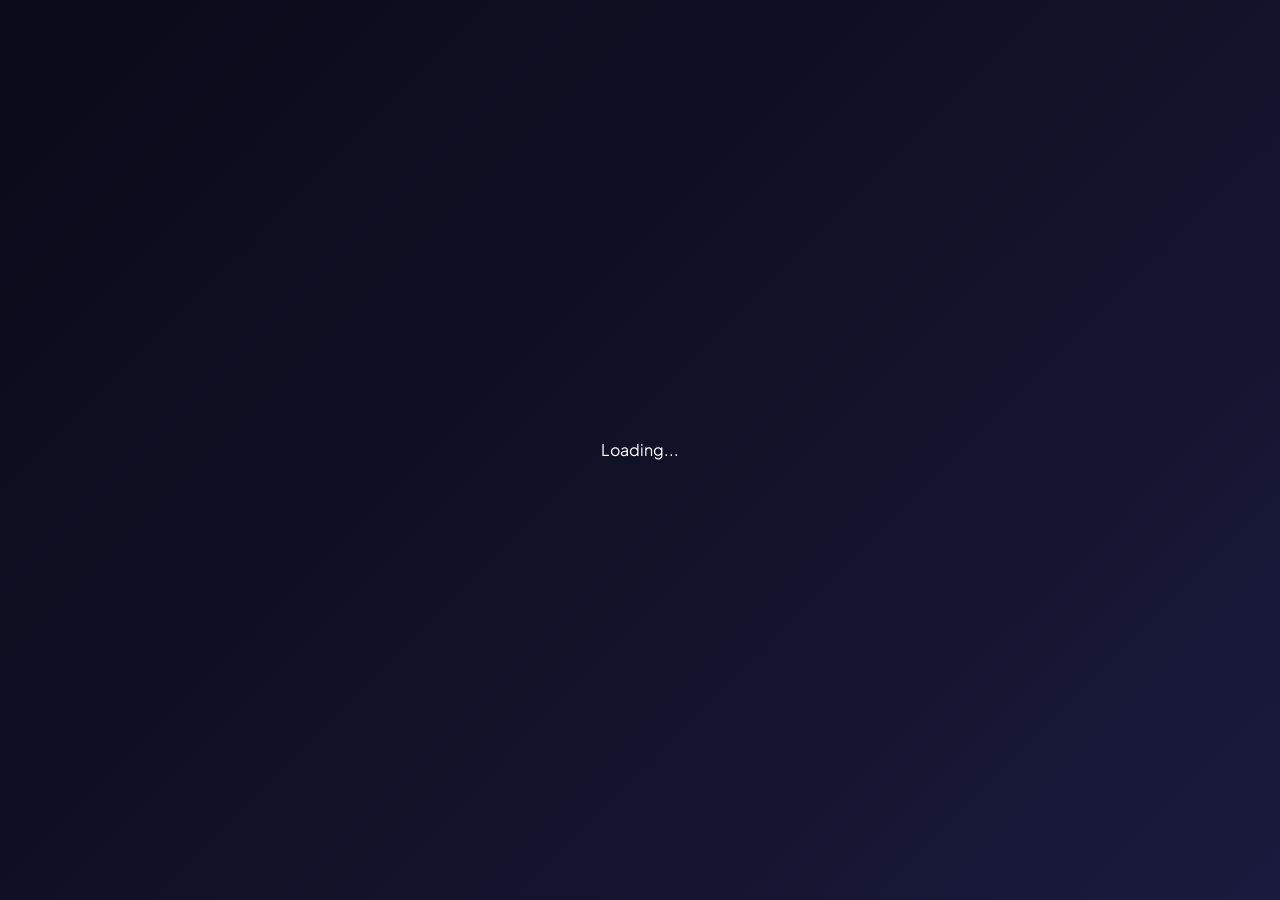
<file: dashboard.html>
<!DOCTYPE html>
<html lang="en" data-theme="dark">
<head>
    <meta charset="UTF-8">
    <meta name="viewport" content="width=device-width, initial-scale=1.0">
    <title>Dashboard — Stackly Portfolio</title>
    <link rel="preconnect" href="https://fonts.googleapis.com">
    <link rel="preconnect" href="https://fonts.gstatic.com" crossorigin>
    <link href="https://fonts.googleapis.com/css2?family=Inter:wght@400;500;600;700&family=Poppins:wght@400;500;600;700;800&family=Plus+Jakarta+Sans:wght@400;500;600;700;800&display=swap" rel="stylesheet">
    <link rel="stylesheet" href="css/style.css">
    <link rel="stylesheet" href="css/dashboard.css">
</head>
<body>

    <!-- Sidebar -->
    <aside class="sidebar" id="sidebar">
        <div class="sidebar-header">
            <a href="index.html" class="sidebar-logo" aria-label="Stackly - Home">
                <img src="images/Stackly_logo.png" class="dashboard-brand-logo" alt="Stackly">
            </a>
            <button type="button" class="sidebar-close-btn" id="sidebarCloseBtn" aria-label="Close navigation menu">
                <svg viewBox="0 0 24 24" fill="none" stroke="currentColor" stroke-width="2" stroke-linecap="round">
                    <line x1="6" y1="6" x2="18" y2="18"/>
                    <line x1="18" y1="6" x2="6" y2="18"/>
                </svg>
            </button>
        </div>

        <nav class="sidebar-nav">
            <a href="dashboard.html" class="nav-item active">
                <svg class="nav-icon" viewBox="0 0 24 24" fill="none" stroke="currentColor" stroke-width="2" stroke-linecap="round" stroke-linejoin="round">
                    <rect x="3" y="3" width="7" height="7" rx="1"/>
                    <rect x="14" y="3" width="7" height="7" rx="1"/>
                    <rect x="3" y="14" width="7" height="7" rx="1"/>
                    <rect x="14" y="14" width="7" height="7" rx="1"/>
                </svg>
                <span class="nav-text">Dashboard</span>
            </a>
            <a href="dashboard-section.html?view=projects" class="nav-item">
                <svg class="nav-icon" viewBox="0 0 24 24" fill="none" stroke="currentColor" stroke-width="2" stroke-linecap="round" stroke-linejoin="round">
                    <path d="M22 19a2 2 0 0 1-2 2H4a2 2 0 0 1-2-2V5a2 2 0 0 1 2-2h5l2 3h9a2 2 0 0 1 2 2z"/>
                </svg>
                <span class="nav-text">Projects</span>
            </a>
            <a href="dashboard-section.html?view=case-studies" class="nav-item">
                <svg class="nav-icon" viewBox="0 0 24 24" fill="none" stroke="currentColor" stroke-width="2" stroke-linecap="round" stroke-linejoin="round">
                    <path d="M4 19.5A2.5 2.5 0 0 1 6.5 17H20"/>
                    <path d="M6.5 2H20v20H6.5A2.5 2.5 0 0 1 4 19.5v-15A2.5 2.5 0 0 1 6.5 2z"/>
                    <line x1="9" y1="7" x2="15" y2="7"/>
                    <line x1="9" y1="11" x2="15" y2="11"/>
                </svg>
                <span class="nav-text">Case Studies</span>
            </a>
            <a href="dashboard-section.html?view=clients" class="nav-item">
                <svg class="nav-icon" viewBox="0 0 24 24" fill="none" stroke="currentColor" stroke-width="2" stroke-linecap="round" stroke-linejoin="round">
                    <path d="M17 21v-2a4 4 0 0 0-4-4H5a4 4 0 0 0-4 4v2"/>
                    <circle cx="9" cy="7" r="4"/>
                    <path d="M23 21v-2a4 4 0 0 0-3-3.87"/>
                    <path d="M16 3.13a4 4 0 0 1 0 7.75"/>
                </svg>
                <span class="nav-text">Clients</span>
            </a>
            <a href="dashboard-section.html?view=messages" class="nav-item">
                <svg class="nav-icon" viewBox="0 0 24 24" fill="none" stroke="currentColor" stroke-width="2" stroke-linecap="round" stroke-linejoin="round">
                    <path d="M21 15a2 2 0 0 1-2 2H7l-4 4V5a2 2 0 0 1 2-2h14a2 2 0 0 1 2 2z"/>
                </svg>
                <span class="nav-text">Messages</span>
                <span class="nav-badge">4</span>
            </a>
            <a href="dashboard-section.html?view=analytics" class="nav-item">
                <svg class="nav-icon" viewBox="0 0 24 24" fill="none" stroke="currentColor" stroke-width="2" stroke-linecap="round" stroke-linejoin="round">
                    <line x1="18" y1="20" x2="18" y2="10"/>
                    <line x1="12" y1="20" x2="12" y2="4"/>
                    <line x1="6" y1="20" x2="6" y2="14"/>
                </svg>
                <span class="nav-text">Analytics</span>
            </a>
            <a href="dashboard-section.html?view=profile" class="nav-item">
                <svg class="nav-icon" viewBox="0 0 24 24" fill="none" stroke="currentColor" stroke-width="2" stroke-linecap="round" stroke-linejoin="round">
                    <path d="M20 21v-2a4 4 0 0 0-4-4H8a4 4 0 0 0-4 4v2"/>
                    <circle cx="12" cy="7" r="4"/>
                </svg>
                <span class="nav-text">Profile</span>
            </a>
            <a href="dashboard-section.html?view=settings" class="nav-item">
                <svg class="nav-icon" viewBox="0 0 24 24" fill="none" stroke="currentColor" stroke-width="2" stroke-linecap="round" stroke-linejoin="round">
                    <circle cx="12" cy="12" r="3"/>
                    <path d="M19.4 15a1.65 1.65 0 0 0 .33 1.82l.06.06a2 2 0 0 1 0 2.83 2 2 0 0 1-2.83 0l-.06-.06a1.65 1.65 0 0 0-1.82-.33 1.65 1.65 0 0 0-1 1.51V21a2 2 0 0 1-2 2 2 2 0 0 1-2-2v-.09A1.65 1.65 0 0 0 9 19.4a1.65 1.65 0 0 0-1.82.33l-.06.06a2 2 0 0 1-2.83 0 2 2 0 0 1 0-2.83l.06-.06A1.65 1.65 0 0 0 4.68 15a1.65 1.65 0 0 0-1.51-1H3a2 2 0 0 1-2-2 2 2 0 0 1 2-2h.09A1.65 1.65 0 0 0 4.6 9a1.65 1.65 0 0 0-.33-1.82l-.06-.06a2 2 0 0 1 0-2.83 2 2 0 0 1 2.83 0l.06.06A1.65 1.65 0 0 0 9 4.68a1.65 1.65 0 0 0 1-1.51V3a2 2 0 0 1 2-2 2 2 0 0 1 2 2v.09a1.65 1.65 0 0 0 1 1.51 1.65 1.65 0 0 0 1.82-.33l.06-.06a2 2 0 0 1 2.83 0 2 2 0 0 1 0 2.83l-.06.06a1.65 1.65 0 0 0-.33 1.82V9a1.65 1.65 0 0 0 1.51 1H21a2 2 0 0 1 2 2 2 2 0 0 1-2 2h-.09a1.65 1.65 0 0 0-1.51 1z"/>
                </svg>
                <span class="nav-text">Settings</span>
            </a>
        </nav>

        <div class="sidebar-footer">
            <button class="sidebar-collapse-btn sidebar-logout-btn" id="sidebarLogoutBtn" title="Log out">
                <svg class="nav-icon" viewBox="0 0 24 24" fill="none" stroke="currentColor" stroke-width="2" stroke-linecap="round" stroke-linejoin="round">
                    <polyline points="11 17 6 12 11 7"/>
                    <polyline points="18 17 13 12 18 7"/>
                </svg>
                <span class="nav-text">Logout</span>
            </button>

            <div class="sidebar-user">
                <div class="sidebar-user-avatar">AM</div>
                <div class="sidebar-user-info">
                    <span class="sidebar-user-name">Arjun Mehta</span>
                    <span class="sidebar-user-role">UI/UX Designer</span>
                </div>
            </div>
        </div>
    </aside>

    <!-- Sidebar Overlay (mobile) -->
    <div class="sidebar-overlay" id="sidebarOverlay"></div>

    <!-- Top Bar -->
    <header class="topbar" id="topbar">
        <div class="topbar-left">
            <button class="topbar-hamburger" id="topbarHamburger" aria-label="Toggle sidebar">
                <svg viewBox="0 0 24 24" fill="none" stroke="currentColor" stroke-width="2" stroke-linecap="round" stroke-linejoin="round">
                    <line x1="3" y1="6" x2="21" y2="6"/>
                    <line x1="3" y1="12" x2="21" y2="12"/>
                    <line x1="3" y1="18" x2="21" y2="18"/>
                </svg>
            </button>
            <div class="topbar-search">
                <svg class="topbar-search-icon" viewBox="0 0 24 24" fill="none" stroke="currentColor" stroke-width="2" stroke-linecap="round" stroke-linejoin="round">
                    <circle cx="11" cy="11" r="8"/>
                    <line x1="21" y1="21" x2="16.65" y2="16.65"/>
                </svg>
                <input type="text" class="topbar-search-input" placeholder="Search projects, clients...">
            </div>
        </div>

        <div class="topbar-right">
            <button class="topbar-icon-btn topbar-notification-btn" id="notificationBtn" aria-label="Notifications">
                <svg viewBox="0 0 24 24" fill="none" stroke="currentColor" stroke-width="2" stroke-linecap="round" stroke-linejoin="round">
                    <path d="M18 8A6 6 0 0 0 6 8c0 7-3 9-3 9h18s-3-2-3-9"/>
                    <path d="M13.73 21a2 2 0 0 1-3.46 0"/>
                </svg>
                <span class="topbar-notification-badge">3</span>
            </button>

            <button class="topbar-icon-btn topbar-theme-toggle" id="themeToggle" aria-label="Toggle theme">
                <svg class="icon-sun" viewBox="0 0 24 24" fill="none" stroke="currentColor" stroke-width="2" stroke-linecap="round" stroke-linejoin="round">
                    <circle cx="12" cy="12" r="5"/>
                    <line x1="12" y1="1" x2="12" y2="3"/>
                    <line x1="12" y1="21" x2="12" y2="23"/>
                    <line x1="4.22" y1="4.22" x2="5.64" y2="5.64"/>
                    <line x1="18.36" y1="18.36" x2="19.78" y2="19.78"/>
                    <line x1="1" y1="12" x2="3" y2="12"/>
                    <line x1="21" y1="12" x2="23" y2="12"/>
                    <line x1="4.22" y1="19.78" x2="5.64" y2="18.36"/>
                    <line x1="18.36" y1="5.64" x2="19.78" y2="4.22"/>
                </svg>
                <svg class="icon-moon" viewBox="0 0 24 24" fill="none" stroke="currentColor" stroke-width="2" stroke-linecap="round" stroke-linejoin="round">
                    <path d="M21 12.79A9 9 0 1 1 11.21 3 7 7 0 0 0 21 12.79z"/>
                </svg>
            </button>

            <div class="topbar-profile-dropdown" id="profileDropdown">
                <button class="topbar-profile-btn" id="profileBtn">
                    <div class="topbar-profile-avatar">AM</div>
                    <span class="topbar-profile-name">Arjun Mehta</span>
                    <svg class="topbar-profile-chevron" viewBox="0 0 24 24" fill="none" stroke="currentColor" stroke-width="2" stroke-linecap="round" stroke-linejoin="round">
                        <polyline points="6 9 12 15 18 9"/>
                    </svg>
                </button>
                <div class="topbar-dropdown-menu" id="profileMenu">
                    <a href="profile.html" class="dropdown-menu-item">
                        <svg viewBox="0 0 24 24" fill="none" stroke="currentColor" stroke-width="2" stroke-linecap="round" stroke-linejoin="round"><path d="M20 21v-2a4 4 0 0 0-4-4H8a4 4 0 0 0-4 4v2"/><circle cx="12" cy="7" r="4"/></svg>
                        My Profile
                    </a>
                    <a href="settings.html" class="dropdown-menu-item">
                        <svg viewBox="0 0 24 24" fill="none" stroke="currentColor" stroke-width="2" stroke-linecap="round" stroke-linejoin="round"><circle cx="12" cy="12" r="3"/><path d="M19.4 15a1.65 1.65 0 0 0 .33 1.82l.06.06a2 2 0 1 1-2.83 2.83l-.06-.06a1.65 1.65 0 0 0-1.82-.33 1.65 1.65 0 0 0-1 1.51V21a2 2 0 1 1-4 0v-.09A1.65 1.65 0 0 0 9 19.4a1.65 1.65 0 0 0-1.82.33l-.06.06a2 2 0 1 1-2.83-2.83l.06-.06A1.65 1.65 0 0 0 4.68 15a1.65 1.65 0 0 0-1.51-1H3a2 2 0 1 1 0-4h.09A1.65 1.65 0 0 0 4.6 9a1.65 1.65 0 0 0-.33-1.82l-.06-.06a2 2 0 1 1 2.83-2.83l.06.06A1.65 1.65 0 0 0 9 4.68a1.65 1.65 0 0 0 1-1.51V3a2 2 0 1 1 4 0v.09a1.65 1.65 0 0 0 1 1.51 1.65 1.65 0 0 0 1.82-.33l.06-.06a2 2 0 1 1 2.83 2.83l-.06.06A1.65 1.65 0 0 0 19.4 9a1.65 1.65 0 0 0 1.51 1H21a2 2 0 1 1 0 4h-.09a1.65 1.65 0 0 0-1.51 1z"/></svg>
                        Settings
                    </a>
                    <div class="dropdown-menu-divider"></div>
                    <a href="index.html" class="dropdown-menu-item dropdown-menu-item--danger">
                        <svg viewBox="0 0 24 24" fill="none" stroke="currentColor" stroke-width="2" stroke-linecap="round" stroke-linejoin="round"><path d="M9 21H5a2 2 0 0 1-2-2V5a2 2 0 0 1 2-2h4"/><polyline points="16 17 21 12 16 7"/><line x1="21" y1="12" x2="9" y2="12"/></svg>
                        Sign Out
                    </a>
                </div>
            </div>
        </div>
    </header>

    <!-- Main Content -->
    <main class="main-content" id="mainContent">

        <!-- Page Header -->
        <section class="page-header">
            <div class="page-header-left">
                <h1 class="page-header-title">Dashboard Overview</h1>
                <p class="page-header-subtitle">Welcome back, Arjun!</p>
                <p class="page-header-email" id="userEmail" aria-label="Signed-in email"></p>
            </div>
            <div class="page-header-right">
                <span class="page-header-date" id="currentDate"></span>
            </div>
        </section>

        <!-- Section Overview and Latest Update -->
        <section class="overview-actions-grid" aria-label="Section overview and latest update">
            <article class="section-overview-card">
                <div class="overview-card-heading">
                    <div>
                        <p class="overview-eyebrow">Section overview</p>
                        <h2 class="overview-card-title">Progress overview</h2>
                    </div>
                    <span class="overview-progress-value">68%</span>
                </div>
                <div class="overview-progress-track" aria-label="Progress 68 percent">
                    <span class="overview-progress-fill" style="width: 68%"></span>
                </div>
                <p class="overview-card-status">Progress 68% <span>·</span> Goal tracking active</p>
            </article>

            <article class="latest-update-card">
                <div class="overview-eyebrow">Latest update</div>
                <h2 class="overview-card-title">Portfolio performance</h2>
                <p class="latest-update-text">Your portfolio received 248 new views this week, with three new client enquiries.</p>
                <div class="latest-update-footer"><span class="latest-update-status">On track</span><span>Updated today</span></div>
            </article>
        </section>

        <!-- Stats Grid -->
        <section class="stats-grid">
            <div class="stat-card">
                <div class="stat-card-icon stat-card-icon--blue">
                    <svg viewBox="0 0 24 24" fill="none" stroke="currentColor" stroke-width="2" stroke-linecap="round" stroke-linejoin="round">
                        <path d="M22 19a2 2 0 0 1-2 2H4a2 2 0 0 1-2-2V5a2 2 0 0 1 2-2h5l2 3h9a2 2 0 0 1 2 2z"/>
                    </svg>
                </div>
                <div class="stat-card-info">
                    <span class="stat-card-label">Total Projects</span>
                    <span class="stat-card-value">48</span>
                </div>
                <div class="stat-card-trend stat-card-trend--up">
                    <svg viewBox="0 0 24 24" fill="none" stroke="currentColor" stroke-width="2" stroke-linecap="round" stroke-linejoin="round"><polyline points="23 6 13.5 15.5 8.5 10.5 1 18"/><polyline points="17 6 23 6 23 12"/></svg>
                    <span>12%</span>
                </div>
            </div>

            <div class="stat-card">
                <div class="stat-card-icon stat-card-icon--purple">
                    <svg viewBox="0 0 24 24" fill="none" stroke="currentColor" stroke-width="2" stroke-linecap="round" stroke-linejoin="round">
                        <circle cx="12" cy="12" r="10"/>
                        <polyline points="12 6 12 12 16 14"/>
                    </svg>
                </div>
                <div class="stat-card-info">
                    <span class="stat-card-label">Active Projects</span>
                    <span class="stat-card-value">12</span>
                </div>
                <div class="stat-card-trend stat-card-trend--up">
                    <svg viewBox="0 0 24 24" fill="none" stroke="currentColor" stroke-width="2" stroke-linecap="round" stroke-linejoin="round"><polyline points="23 6 13.5 15.5 8.5 10.5 1 18"/><polyline points="17 6 23 6 23 12"/></svg>
                    <span>8%</span>
                </div>
            </div>

            <div class="stat-card">
                <div class="stat-card-icon stat-card-icon--green">
                    <svg viewBox="0 0 24 24" fill="none" stroke="currentColor" stroke-width="2" stroke-linecap="round" stroke-linejoin="round">
                        <path d="M22 11.08V12a10 10 0 1 1-5.93-9.14"/>
                        <polyline points="22 4 12 14.01 9 11.01"/>
                    </svg>
                </div>
                <div class="stat-card-info">
                    <span class="stat-card-label">Completed Projects</span>
                    <span class="stat-card-value">36</span>
                </div>
                <div class="stat-card-trend stat-card-trend--up">
                    <svg viewBox="0 0 24 24" fill="none" stroke="currentColor" stroke-width="2" stroke-linecap="round" stroke-linejoin="round"><polyline points="23 6 13.5 15.5 8.5 10.5 1 18"/><polyline points="17 6 23 6 23 12"/></svg>
                    <span>15%</span>
                </div>
            </div>

            <div class="stat-card">
                <div class="stat-card-icon stat-card-icon--orange">
                    <svg viewBox="0 0 24 24" fill="none" stroke="currentColor" stroke-width="2" stroke-linecap="round" stroke-linejoin="round">
                        <path d="M17 21v-2a4 4 0 0 0-4-4H5a4 4 0 0 0-4 4v2"/>
                        <circle cx="9" cy="7" r="4"/>
                        <path d="M23 21v-2a4 4 0 0 0-3-3.87"/>
                        <path d="M16 3.13a4 4 0 0 1 0 7.75"/>
                    </svg>
                </div>
                <div class="stat-card-info">
                    <span class="stat-card-label">Client Requests</span>
                    <span class="stat-card-value">08</span>
                </div>
                <div class="stat-card-trend stat-card-trend--down">
                    <svg viewBox="0 0 24 24" fill="none" stroke="currentColor" stroke-width="2" stroke-linecap="round" stroke-linejoin="round"><polyline points="23 18 13.5 8.5 8.5 13.5 1 6"/><polyline points="17 18 23 18 23 12"/></svg>
                    <span>3%</span>
                </div>
            </div>
        </section>

        <!-- Charts Grid -->
        <section class="charts-grid">

            <!-- Bar Chart: Project Performance -->
            <div class="chart-card">
                <div class="chart-card-header">
                    <h3 class="chart-card-title">Project Performance</h3>
                    <div class="chart-card-actions">
                        <button class="chart-filter-btn active">6M</button>
                        <button class="chart-filter-btn">1Y</button>
                        <button class="chart-filter-btn">All</button>
                    </div>
                </div>
                <div class="chart-card-body">
                    <div class="bar-chart">
                        <div class="bar-chart-y-axis">
                            <span>50</span>
                            <span>40</span>
                            <span>30</span>
                            <span>20</span>
                            <span>10</span>
                            <span>0</span>
                        </div>
                        <div class="bar-chart-bars">
                            <div class="bar-chart-col">
                                <div class="bar" style="--bar-height: 56%"><span class="bar-value">28</span></div>
                                <span class="bar-label">Jan</span>
                            </div>
                            <div class="bar-chart-col">
                                <div class="bar" style="--bar-height: 72%"><span class="bar-value">36</span></div>
                                <span class="bar-label">Feb</span>
                            </div>
                            <div class="bar-chart-col">
                                <div class="bar" style="--bar-height: 48%"><span class="bar-value">24</span></div>
                                <span class="bar-label">Mar</span>
                            </div>
                            <div class="bar-chart-col">
                                <div class="bar" style="--bar-height: 84%"><span class="bar-value">42</span></div>
                                <span class="bar-label">Apr</span>
                            </div>
                            <div class="bar-chart-col">
                                <div class="bar" style="--bar-height: 64%"><span class="bar-value">32</span></div>
                                <span class="bar-label">May</span>
                            </div>
                            <div class="bar-chart-col">
                                <div class="bar" style="--bar-height: 92%"><span class="bar-value">46</span></div>
                                <span class="bar-label">Jun</span>
                            </div>
                        </div>
                    </div>
                </div>
            </div>

            <!-- Line Chart: Monthly Visitors -->
            <div class="chart-card">
                <div class="chart-card-header">
                    <h3 class="chart-card-title">Monthly Visitors</h3>
                    <div class="chart-card-actions">
                        <button class="chart-filter-btn active">6M</button>
                        <button class="chart-filter-btn">1Y</button>
                        <button class="chart-filter-btn">All</button>
                    </div>
                </div>
                <div class="chart-card-body">
                    <div class="line-chart">
                        <svg class="line-chart-svg" viewBox="0 0 500 200" preserveAspectRatio="none">
                            <defs>
                                <linearGradient id="lineGradient" x1="0%" y1="0%" x2="0%" y2="100%">
                                    <stop offset="0%" style="stop-color:var(--accent-color);stop-opacity:0.3"/>
                                    <stop offset="100%" style="stop-color:var(--accent-color);stop-opacity:0.02"/>
                                </linearGradient>
                            </defs>
                            <!-- Grid lines -->
                            <line x1="0" y1="40" x2="500" y2="40" stroke="var(--border-color)" stroke-width="0.5" stroke-dasharray="4"/>
                            <line x1="0" y1="80" x2="500" y2="80" stroke="var(--border-color)" stroke-width="0.5" stroke-dasharray="4"/>
                            <line x1="0" y1="120" x2="500" y2="120" stroke="var(--border-color)" stroke-width="0.5" stroke-dasharray="4"/>
                            <line x1="0" y1="160" x2="500" y2="160" stroke="var(--border-color)" stroke-width="0.5" stroke-dasharray="4"/>
                            <!-- Area fill -->
                            <polygon class="line-chart-area" points="0,120 83,100 166,130 250,80 333,60 416,40 500,50 500,200 0,200" fill="url(#lineGradient)"/>
                            <!-- Line -->
                            <polyline class="line-chart-line" points="0,120 83,100 166,130 250,80 333,60 416,40 500,50" fill="none" stroke="var(--accent-color)" stroke-width="2.5" stroke-linecap="round" stroke-linejoin="round"/>
                            <!-- Data points -->
                            <circle cx="0" cy="120" r="4" fill="var(--accent-color)" stroke="var(--bg-card)" stroke-width="2"/>
                            <circle cx="83" cy="100" r="4" fill="var(--accent-color)" stroke="var(--bg-card)" stroke-width="2"/>
                            <circle cx="166" cy="130" r="4" fill="var(--accent-color)" stroke="var(--bg-card)" stroke-width="2"/>
                            <circle cx="250" cy="80" r="4" fill="var(--accent-color)" stroke="var(--bg-card)" stroke-width="2"/>
                            <circle cx="333" cy="60" r="4" fill="var(--accent-color)" stroke="var(--bg-card)" stroke-width="2"/>
                            <circle cx="416" cy="40" r="4" fill="var(--accent-color)" stroke="var(--bg-card)" stroke-width="2"/>
                            <circle cx="500" cy="50" r="4" fill="var(--accent-color)" stroke="var(--bg-card)" stroke-width="2"/>
                        </svg>
                        <div class="line-chart-labels">
                            <span>Jan</span>
                            <span>Feb</span>
                            <span>Mar</span>
                            <span>Apr</span>
                            <span>May</span>
                            <span>Jun</span>
                        </div>
                    </div>
                </div>
            </div>

            <!-- Donut Chart: Client Growth -->
            <div class="chart-card">
                <div class="chart-card-header">
                    <h3 class="chart-card-title">Client Growth</h3>
                    <div class="chart-card-actions">
                        <button class="chart-filter-btn active">6M</button>
                        <button class="chart-filter-btn">1Y</button>
                    </div>
                </div>
                <div class="chart-card-body">
                    <div class="donut-chart-wrapper">
                        <div class="donut-chart">
                            <div class="donut-chart-hole">
                                <span class="donut-chart-center-value">48</span>
                                <span class="donut-chart-center-label">Clients</span>
                            </div>
                        </div>
                        <div class="donut-chart-legend">
                            <div class="legend-item">
                                <span class="legend-dot" style="background:var(--accent-color)"></span>
                                <span class="legend-label">New Clients</span>
                                <span class="legend-value">24</span>
                            </div>
                            <div class="legend-item">
                                <span class="legend-dot" style="background:var(--chart-purple,#8b5cf6)"></span>
                                <span class="legend-label">Returning</span>
                                <span class="legend-value">16</span>
                            </div>
                            <div class="legend-item">
                                <span class="legend-dot" style="background:var(--chart-orange,#f59e0b)"></span>
                                <span class="legend-label">Referrals</span>
                                <span class="legend-value">8</span>
                            </div>
                        </div>
                    </div>
                </div>
            </div>

            <!-- Horizontal Bar: Project Status -->
            <div class="chart-card">
                <div class="chart-card-header">
                    <h3 class="chart-card-title">Project Status</h3>
                    <div class="chart-card-actions">
                        <button class="chart-filter-btn active">All</button>
                    </div>
                </div>
                <div class="chart-card-body">
                    <div class="stacked-bar-chart">
                        <div class="stacked-bar-row">
                            <span class="stacked-bar-label">Total Projects</span>
                            <div class="stacked-bar-track">
                                <div class="stacked-bar-segment stacked-bar-segment--completed" style="--segment-width:60%" title="Completed: 60%">
                                    <span>60%</span>
                                </div>
                                <div class="stacked-bar-segment stacked-bar-segment--inprogress" style="--segment-width:25%" title="In Progress: 25%">
                                    <span>25%</span>
                                </div>
                                <div class="stacked-bar-segment stacked-bar-segment--pending" style="--segment-width:15%" title="Pending: 15%">
                                    <span>15%</span>
                                </div>
                            </div>
                        </div>
                        <div class="stacked-bar-legend">
                            <div class="legend-item">
                                <span class="legend-dot" style="background:var(--chart-green,#22c55e)"></span>
                                <span class="legend-label">Completed</span>
                            </div>
                            <div class="legend-item">
                                <span class="legend-dot" style="background:var(--accent-color,#6366f1)"></span>
                                <span class="legend-label">In Progress</span>
                            </div>
                            <div class="legend-item">
                                <span class="legend-dot" style="background:var(--chart-orange,#f59e0b)"></span>
                                <span class="legend-label">Pending</span>
                            </div>
                        </div>
                    </div>
                </div>
            </div>
        </section>

        <!-- Recent Projects Table -->
        <section class="projects-section">
            <div class="projects-header">
                <h2 class="projects-title">Recent Projects</h2>
                <div class="projects-controls">
                    <div class="projects-search">
                        <svg class="projects-search-icon" viewBox="0 0 24 24" fill="none" stroke="currentColor" stroke-width="2" stroke-linecap="round" stroke-linejoin="round">
                            <circle cx="11" cy="11" r="8"/>
                            <line x1="21" y1="21" x2="16.65" y2="16.65"/>
                        </svg>
                        <input type="text" class="projects-search-input" placeholder="Search projects...">
                    </div>
                    <select class="projects-filter">
                        <option value="all">All Status</option>
                        <option value="completed">Completed</option>
                        <option value="in-progress">In Progress</option>
                        <option value="pending">Pending</option>
                    </select>
                </div>
            </div>

            <div class="projects-table-wrapper">
                <table class="projects-table">
                    <thead>
                        <tr>
                            <th>Project Name</th>
                            <th>Client</th>
                            <th>Category</th>
                            <th>Status</th>
                            <th>Progress</th>
                            <th>Deadline</th>
                            <th>Actions</th>
                        </tr>
                    </thead>
                    <tbody>
                        <tr>
                            <td>
                                <div class="project-name-cell">
                                    <span class="project-dot" style="background:#6366f1"></span>
                                    FinTech Banking App
                                </div>
                            </td>
                            <td>FinBank Corp</td>
                            <td><span class="category-badge category-badge--mobile">Mobile</span></td>
                            <td><span class="status-badge status-badge--completed">Completed</span></td>
                            <td>
                                <div class="progress-cell">
                                    <div class="progress-bar">
                                        <div class="progress-bar-fill progress-bar-fill--completed" style="width:100%"></div>
                                    </div>
                                    <span class="progress-text">100%</span>
                                </div>
                            </td>
                            <td>2025-12-15</td>
                            <td>
                                <div class="action-btns">
                                    <button class="action-btn action-btn--view" title="View" data-action="view" data-project="0">
                                        <svg viewBox="0 0 24 24" fill="none" stroke="currentColor" stroke-width="2" stroke-linecap="round" stroke-linejoin="round"><path d="M1 12s4-8 11-8 11 8 11 8-4 8-11 8-11-8-11-8z"/><circle cx="12" cy="12" r="3"/></svg>
                                    </button>
                                    <button class="action-btn action-btn--edit" title="Edit" data-action="edit" data-project="0">
                                        <svg viewBox="0 0 24 24" fill="none" stroke="currentColor" stroke-width="2" stroke-linecap="round" stroke-linejoin="round"><path d="M11 4H4a2 2 0 0 0-2 2v14a2 2 0 0 0 2 2h14a2 2 0 0 0 2-2v-7"/><path d="M18.5 2.5a2.121 2.121 0 0 1 3 3L12 15l-4 1 1-4 9.5-9.5z"/></svg>
                                    </button>
                                    <button class="action-btn action-btn--delete" title="Delete" data-action="delete" data-project="0">
                                        <svg viewBox="0 0 24 24" fill="none" stroke="currentColor" stroke-width="2" stroke-linecap="round" stroke-linejoin="round"><polyline points="3 6 5 6 21 6"/><path d="M19 6v14a2 2 0 0 1-2 2H7a2 2 0 0 1-2-2V6m3 0V4a2 2 0 0 1 2-2h4a2 2 0 0 1 2 2v2"/></svg>
                                    </button>
                                </div>
                            </td>
                        </tr>
                        <tr>
                            <td>
                                <div class="project-name-cell">
                                    <span class="project-dot" style="background:#8b5cf6"></span>
                                    E-Commerce Redesign
                                </div>
                            </td>
                            <td>ShopNow Inc</td>
                            <td><span class="category-badge category-badge--web">Web</span></td>
                            <td><span class="status-badge status-badge--inprogress">In Progress</span></td>
                            <td>
                                <div class="progress-cell">
                                    <div class="progress-bar">
                                        <div class="progress-bar-fill progress-bar-fill--inprogress" style="width:75%"></div>
                                    </div>
                                    <span class="progress-text">75%</span>
                                </div>
                            </td>
                            <td>2026-03-20</td>
                            <td>
                                <div class="action-btns">
                                    <button class="action-btn action-btn--view" title="View" data-action="view" data-project="1">
                                        <svg viewBox="0 0 24 24" fill="none" stroke="currentColor" stroke-width="2" stroke-linecap="round" stroke-linejoin="round"><path d="M1 12s4-8 11-8 11 8 11 8-4 8-11 8-11-8-11-8z"/><circle cx="12" cy="12" r="3"/></svg>
                                    </button>
                                    <button class="action-btn action-btn--edit" title="Edit" data-action="edit" data-project="1">
                                        <svg viewBox="0 0 24 24" fill="none" stroke="currentColor" stroke-width="2" stroke-linecap="round" stroke-linejoin="round"><path d="M11 4H4a2 2 0 0 0-2 2v14a2 2 0 0 0 2 2h14a2 2 0 0 0 2-2v-7"/><path d="M18.5 2.5a2.121 2.121 0 0 1 3 3L12 15l-4 1 1-4 9.5-9.5z"/></svg>
                                    </button>
                                    <button class="action-btn action-btn--delete" title="Delete" data-action="delete" data-project="1">
                                        <svg viewBox="0 0 24 24" fill="none" stroke="currentColor" stroke-width="2" stroke-linecap="round" stroke-linejoin="round"><polyline points="3 6 5 6 21 6"/><path d="M19 6v14a2 2 0 0 1-2 2H7a2 2 0 0 1-2-2V6m3 0V4a2 2 0 0 1 2-2h4a2 2 0 0 1 2 2v2"/></svg>
                                    </button>
                                </div>
                            </td>
                        </tr>
                        <tr>
                            <td>
                                <div class="project-name-cell">
                                    <span class="project-dot" style="background:#22c55e"></span>
                                    Healthcare Platform
                                </div>
                            </td>
                            <td>MedCare Ltd</td>
                            <td><span class="category-badge category-badge--mobile">Mobile</span></td>
                            <td><span class="status-badge status-badge--inprogress">In Progress</span></td>
                            <td>
                                <div class="progress-cell">
                                    <div class="progress-bar">
                                        <div class="progress-bar-fill progress-bar-fill--inprogress" style="width:60%"></div>
                                    </div>
                                    <span class="progress-text">60%</span>
                                </div>
                            </td>
                            <td>2026-04-10</td>
                            <td>
                                <div class="action-btns">
                                    <button class="action-btn action-btn--view" title="View" data-action="view" data-project="2">
                                        <svg viewBox="0 0 24 24" fill="none" stroke="currentColor" stroke-width="2" stroke-linecap="round" stroke-linejoin="round"><path d="M1 12s4-8 11-8 11 8 11 8-4 8-11 8-11-8-11-8z"/><circle cx="12" cy="12" r="3"/></svg>
                                    </button>
                                    <button class="action-btn action-btn--edit" title="Edit" data-action="edit" data-project="2">
                                        <svg viewBox="0 0 24 24" fill="none" stroke="currentColor" stroke-width="2" stroke-linecap="round" stroke-linejoin="round"><path d="M11 4H4a2 2 0 0 0-2 2v14a2 2 0 0 0 2 2h14a2 2 0 0 0 2-2v-7"/><path d="M18.5 2.5a2.121 2.121 0 0 1 3 3L12 15l-4 1 1-4 9.5-9.5z"/></svg>
                                    </button>
                                    <button class="action-btn action-btn--delete" title="Delete" data-action="delete" data-project="2">
                                        <svg viewBox="0 0 24 24" fill="none" stroke="currentColor" stroke-width="2" stroke-linecap="round" stroke-linejoin="round"><polyline points="3 6 5 6 21 6"/><path d="M19 6v14a2 2 0 0 1-2 2H7a2 2 0 0 1-2-2V6m3 0V4a2 2 0 0 1 2-2h4a2 2 0 0 1 2 2v2"/></svg>
                                    </button>
                                </div>
                            </td>
                        </tr>
                        <tr>
                            <td>
                                <div class="project-name-cell">
                                    <span class="project-dot" style="background:#f59e0b"></span>
                                    Food Delivery App
                                </div>
                            </td>
                            <td>QuickBite</td>
                            <td><span class="category-badge category-badge--mobile">Mobile</span></td>
                            <td><span class="status-badge status-badge--completed">Completed</span></td>
                            <td>
                                <div class="progress-cell">
                                    <div class="progress-bar">
                                        <div class="progress-bar-fill progress-bar-fill--completed" style="width:100%"></div>
                                    </div>
                                    <span class="progress-text">100%</span>
                                </div>
                            </td>
                            <td>2025-11-30</td>
                            <td>
                                <div class="action-btns">
                                    <button class="action-btn action-btn--view" title="View" data-action="view" data-project="3">
                                        <svg viewBox="0 0 24 24" fill="none" stroke="currentColor" stroke-width="2" stroke-linecap="round" stroke-linejoin="round"><path d="M1 12s4-8 11-8 11 8 11 8-4 8-11 8-11-8-11-8z"/><circle cx="12" cy="12" r="3"/></svg>
                                    </button>
                                    <button class="action-btn action-btn--edit" title="Edit" data-action="edit" data-project="3">
                                        <svg viewBox="0 0 24 24" fill="none" stroke="currentColor" stroke-width="2" stroke-linecap="round" stroke-linejoin="round"><path d="M11 4H4a2 2 0 0 0-2 2v14a2 2 0 0 0 2 2h14a2 2 0 0 0 2-2v-7"/><path d="M18.5 2.5a2.121 2.121 0 0 1 3 3L12 15l-4 1 1-4 9.5-9.5z"/></svg>
                                    </button>
                                    <button class="action-btn action-btn--delete" title="Delete" data-action="delete" data-project="3">
                                        <svg viewBox="0 0 24 24" fill="none" stroke="currentColor" stroke-width="2" stroke-linecap="round" stroke-linejoin="round"><polyline points="3 6 5 6 21 6"/><path d="M19 6v14a2 2 0 0 1-2 2H7a2 2 0 0 1-2-2V6m3 0V4a2 2 0 0 1 2-2h4a2 2 0 0 1 2 2v2"/></svg>
                                    </button>
                                </div>
                            </td>
                        </tr>
                        <tr>
                            <td>
                                <div class="project-name-cell">
                                    <span class="project-dot" style="background:#ec4899"></span>
                                    Travel Portal
                                </div>
                            </td>
                            <td>WanderLust</td>
                            <td><span class="category-badge category-badge--web">Web</span></td>
                            <td><span class="status-badge status-badge--completed">Completed</span></td>
                            <td>
                                <div class="progress-cell">
                                    <div class="progress-bar">
                                        <div class="progress-bar-fill progress-bar-fill--completed" style="width:100%"></div>
                                    </div>
                                    <span class="progress-text">100%</span>
                                </div>
                            </td>
                            <td>2025-10-20</td>
                            <td>
                                <div class="action-btns">
                                    <button class="action-btn action-btn--view" title="View" data-action="view" data-project="4">
                                        <svg viewBox="0 0 24 24" fill="none" stroke="currentColor" stroke-width="2" stroke-linecap="round" stroke-linejoin="round"><path d="M1 12s4-8 11-8 11 8 11 8-4 8-11 8-11-8-11-8z"/><circle cx="12" cy="12" r="3"/></svg>
                                    </button>
                                    <button class="action-btn action-btn--edit" title="Edit" data-action="edit" data-project="4">
                                        <svg viewBox="0 0 24 24" fill="none" stroke="currentColor" stroke-width="2" stroke-linecap="round" stroke-linejoin="round"><path d="M11 4H4a2 2 0 0 0-2 2v14a2 2 0 0 0 2 2h14a2 2 0 0 0 2-2v-7"/><path d="M18.5 2.5a2.121 2.121 0 0 1 3 3L12 15l-4 1 1-4 9.5-9.5z"/></svg>
                                    </button>
                                    <button class="action-btn action-btn--delete" title="Delete" data-action="delete" data-project="4">
                                        <svg viewBox="0 0 24 24" fill="none" stroke="currentColor" stroke-width="2" stroke-linecap="round" stroke-linejoin="round"><polyline points="3 6 5 6 21 6"/><path d="M19 6v14a2 2 0 0 1-2 2H7a2 2 0 0 1-2-2V6m3 0V4a2 2 0 0 1 2-2h4a2 2 0 0 1 2 2v2"/></svg>
                                    </button>
                                </div>
                            </td>
                        </tr>
                        <tr>
                            <td>
                                <div class="project-name-cell">
                                    <span class="project-dot" style="background:#06b6d4"></span>
                                    SaaS Dashboard
                                </div>
                            </td>
                            <td>DataVibe</td>
                            <td><span class="category-badge category-badge--dashboard">Dashboard</span></td>
                            <td><span class="status-badge status-badge--inprogress">In Progress</span></td>
                            <td>
                                <div class="progress-cell">
                                    <div class="progress-bar">
                                        <div class="progress-bar-fill progress-bar-fill--inprogress" style="width:45%"></div>
                                    </div>
                                    <span class="progress-text">45%</span>
                                </div>
                            </td>
                            <td>2026-05-01</td>
                            <td>
                                <div class="action-btns">
                                    <button class="action-btn action-btn--view" title="View" data-action="view" data-project="5">
                                        <svg viewBox="0 0 24 24" fill="none" stroke="currentColor" stroke-width="2" stroke-linecap="round" stroke-linejoin="round"><path d="M1 12s4-8 11-8 11 8 11 8-4 8-11 8-11-8-11-8z"/><circle cx="12" cy="12" r="3"/></svg>
                                    </button>
                                    <button class="action-btn action-btn--edit" title="Edit" data-action="edit" data-project="5">
                                        <svg viewBox="0 0 24 24" fill="none" stroke="currentColor" stroke-width="2" stroke-linecap="round" stroke-linejoin="round"><path d="M11 4H4a2 2 0 0 0-2 2v14a2 2 0 0 0 2 2h14a2 2 0 0 0 2-2v-7"/><path d="M18.5 2.5a2.121 2.121 0 0 1 3 3L12 15l-4 1 1-4 9.5-9.5z"/></svg>
                                    </button>
                                    <button class="action-btn action-btn--delete" title="Delete" data-action="delete" data-project="5">
                                        <svg viewBox="0 0 24 24" fill="none" stroke="currentColor" stroke-width="2" stroke-linecap="round" stroke-linejoin="round"><polyline points="3 6 5 6 21 6"/><path d="M19 6v14a2 2 0 0 1-2 2H7a2 2 0 0 1-2-2V6m3 0V4a2 2 0 0 1 2-2h4a2 2 0 0 1 2 2v2"/></svg>
                                    </button>
                                </div>
                            </td>
                        </tr>
                        <tr>
                            <td>
                                <div class="project-name-cell">
                                    <span class="project-dot" style="background:#a855f7"></span>
                                    Education Platform
                                </div>
                            </td>
                            <td>LearnHub</td>
                            <td><span class="category-badge category-badge--web">Web</span></td>
                            <td><span class="status-badge status-badge--pending">Pending</span></td>
                            <td>
                                <div class="progress-cell">
                                    <div class="progress-bar">
                                        <div class="progress-bar-fill progress-bar-fill--pending" style="width:0%"></div>
                                    </div>
                                    <span class="progress-text">0%</span>
                                </div>
                            </td>
                            <td>2026-06-15</td>
                            <td>
                                <div class="action-btns">
                                    <button class="action-btn action-btn--view" title="View" data-action="view" data-project="6">
                                        <svg viewBox="0 0 24 24" fill="none" stroke="currentColor" stroke-width="2" stroke-linecap="round" stroke-linejoin="round"><path d="M1 12s4-8 11-8 11 8 11 8-4 8-11 8-11-8-11-8z"/><circle cx="12" cy="12" r="3"/></svg>
                                    </button>
                                    <button class="action-btn action-btn--edit" title="Edit" data-action="edit" data-project="6">
                                        <svg viewBox="0 0 24 24" fill="none" stroke="currentColor" stroke-width="2" stroke-linecap="round" stroke-linejoin="round"><path d="M11 4H4a2 2 0 0 0-2 2v14a2 2 0 0 0 2 2h14a2 2 0 0 0 2-2v-7"/><path d="M18.5 2.5a2.121 2.121 0 0 1 3 3L12 15l-4 1 1-4 9.5-9.5z"/></svg>
                                    </button>
                                    <button class="action-btn action-btn--delete" title="Delete" data-action="delete" data-project="6">
                                        <svg viewBox="0 0 24 24" fill="none" stroke="currentColor" stroke-width="2" stroke-linecap="round" stroke-linejoin="round"><polyline points="3 6 5 6 21 6"/><path d="M19 6v14a2 2 0 0 1-2 2H7a2 2 0 0 1-2-2V6m3 0V4a2 2 0 0 1 2-2h4a2 2 0 0 1 2 2v2"/></svg>
                                    </button>
                                </div>
                            </td>
                        </tr>
                        <tr>
                            <td>
                                <div class="project-name-cell">
                                    <span class="project-dot" style="background:#ef4444"></span>
                                    Fitness App
                                </div>
                            </td>
                            <td>FitLife</td>
                            <td><span class="category-badge category-badge--mobile">Mobile</span></td>
                            <td><span class="status-badge status-badge--completed">Completed</span></td>
                            <td>
                                <div class="progress-cell">
                                    <div class="progress-bar">
                                        <div class="progress-bar-fill progress-bar-fill--completed" style="width:100%"></div>
                                    </div>
                                    <span class="progress-text">100%</span>
                                </div>
                            </td>
                            <td>2025-09-10</td>
                            <td>
                                <div class="action-btns">
                                    <button class="action-btn action-btn--view" title="View" data-action="view" data-project="7">
                                        <svg viewBox="0 0 24 24" fill="none" stroke="currentColor" stroke-width="2" stroke-linecap="round" stroke-linejoin="round"><path d="M1 12s4-8 11-8 11 8 11 8-4 8-11 8-11-8-11-8z"/><circle cx="12" cy="12" r="3"/></svg>
                                    </button>
                                    <button class="action-btn action-btn--edit" title="Edit" data-action="edit" data-project="7">
                                        <svg viewBox="0 0 24 24" fill="none" stroke="currentColor" stroke-width="2" stroke-linecap="round" stroke-linejoin="round"><path d="M11 4H4a2 2 0 0 0-2 2v14a2 2 0 0 0 2 2h14a2 2 0 0 0 2-2v-7"/><path d="M18.5 2.5a2.121 2.121 0 0 1 3 3L12 15l-4 1 1-4 9.5-9.5z"/></svg>
                                    </button>
                                    <button class="action-btn action-btn--delete" title="Delete" data-action="delete" data-project="7">
                                        <svg viewBox="0 0 24 24" fill="none" stroke="currentColor" stroke-width="2" stroke-linecap="round" stroke-linejoin="round"><polyline points="3 6 5 6 21 6"/><path d="M19 6v14a2 2 0 0 1-2 2H7a2 2 0 0 1-2-2V6m3 0V4a2 2 0 0 1 2-2h4a2 2 0 0 1 2 2v2"/></svg>
                                    </button>
                                </div>
                            </td>
                        </tr>
                    </tbody>
                </table>
            </div>

            <div class="projects-pagination">
                <span class="pagination-info">Showing 1-8 of 48 projects</span>
                <div class="pagination-controls">
                    <button class="pagination-btn pagination-btn--prev" disabled>
                        <svg viewBox="0 0 24 24" fill="none" stroke="currentColor" stroke-width="2" stroke-linecap="round" stroke-linejoin="round"><polyline points="15 18 9 12 15 6"/></svg>
                    </button>
                    <button class="pagination-btn pagination-btn--active">1</button>
                    <button class="pagination-btn">2</button>
                    <button class="pagination-btn">3</button>
                    <button class="pagination-btn">4</button>
                    <button class="pagination-btn">...</button>
                    <button class="pagination-btn">6</button>
                    <button class="pagination-btn pagination-btn--next">
                        <svg viewBox="0 0 24 24" fill="none" stroke="currentColor" stroke-width="2" stroke-linecap="round" stroke-linejoin="round"><polyline points="9 18 15 12 9 6"/></svg>
                    </button>
                </div>
            </div>
        </section>

        <!-- Activity Section -->
        <section class="activity-section">
            <h2 class="activity-title">Recent Activity</h2>
            <div class="activity-feed">
                <div class="activity-item">
                    <div class="activity-avatar activity-avatar--blue">AM</div>
                    <div class="activity-content">
                        <p class="activity-text">Project <strong>"FinTech Banking App"</strong> completed</p>
                        <span class="activity-time">2 hours ago</span>
                    </div>
                </div>
                <div class="activity-item">
                    <div class="activity-avatar activity-avatar--purple">MC</div>
                    <div class="activity-content">
                        <p class="activity-text">New client request from <strong>MedCare Ltd</strong></p>
                        <span class="activity-time">5 hours ago</span>
                    </div>
                </div>
                <div class="activity-item">
                    <div class="activity-avatar activity-avatar--green">AM</div>
                    <div class="activity-content">
                        <p class="activity-text">Design review for <strong>E-Commerce Redesign</strong></p>
                        <span class="activity-time">1 day ago</span>
                    </div>
                </div>
                <div class="activity-item">
                    <div class="activity-avatar activity-avatar--orange">AM</div>
                    <div class="activity-content">
                        <p class="activity-text">Wireframes approved for <strong>Travel Portal</strong></p>
                        <span class="activity-time">2 days ago</span>
                    </div>
                </div>
                <div class="activity-item">
                    <div class="activity-avatar activity-avatar--pink">AM</div>
                    <div class="activity-content">
                        <p class="activity-text">Client feedback received for <strong>Food Delivery App</strong></p>
                        <span class="activity-time">3 days ago</span>
                    </div>
                </div>
            </div>
        </section>

    </main>

    <!-- View Project Modal -->
    <div class="modal-overlay" id="viewModal">
        <div class="modal">
            <div class="modal-header">
                <h3 class="modal-title">Project Details</h3>
                <button class="modal-close" data-close="viewModal">&times;</button>
            </div>
            <div class="modal-body">
                <div class="modal-detail-row">
                    <span class="modal-detail-label">Project Name</span>
                    <span class="modal-detail-value" id="viewProjectName">—</span>
                </div>
                <div class="modal-detail-row">
                    <span class="modal-detail-label">Client</span>
                    <span class="modal-detail-value" id="viewProjectClient">—</span>
                </div>
                <div class="modal-detail-row">
                    <span class="modal-detail-label">Category</span>
                    <span class="modal-detail-value" id="viewProjectCategory">—</span>
                </div>
                <div class="modal-detail-row">
                    <span class="modal-detail-label">Status</span>
                    <span class="modal-detail-value" id="viewProjectStatus">—</span>
                </div>
                <div class="modal-detail-row">
                    <span class="modal-detail-label">Progress</span>
                    <div class="progress-cell" id="viewProjectProgressCell">
                        <div class="progress-bar">
                            <div class="progress-bar-fill" id="viewProjectProgressBar" style="width:0%"></div>
                        </div>
                        <span class="progress-text" id="viewProjectProgressText">0%</span>
                    </div>
                </div>
                <div class="modal-detail-row">
                    <span class="modal-detail-label">Deadline</span>
                    <span class="modal-detail-value" id="viewProjectDeadline">—</span>
                </div>
            </div>
            <div class="modal-footer">
                <button class="btn btn--secondary" data-close="viewModal">Close</button>
            </div>
        </div>
    </div>

    <!-- Edit Project Modal -->
    <div class="modal-overlay" id="editModal">
        <div class="modal">
            <div class="modal-header">
                <h3 class="modal-title">Edit Project</h3>
                <button class="modal-close" data-close="editModal">&times;</button>
            </div>
            <div class="modal-body">
                <form id="editProjectForm">
                    <input type="hidden" id="editProjectIndex" value="-1">
                    <div class="form-group">
                        <label class="form-label" for="editProjectName">Project Name</label>
                        <input type="text" class="form-input" id="editProjectName" required>
                    </div>
                    <div class="form-group">
                        <label class="form-label" for="editProjectClient">Client</label>
                        <input type="text" class="form-input" id="editProjectClient" required>
                    </div>
                    <div class="form-row">
                        <div class="form-group">
                            <label class="form-label" for="editProjectCategory">Category</label>
                            <select class="form-select" id="editProjectCategory" required>
                                <option value="Mobile">Mobile</option>
                                <option value="Web">Web</option>
                                <option value="Dashboard">Dashboard</option>
                            </select>
                        </div>
                        <div class="form-group">
                            <label class="form-label" for="editProjectStatus">Status</label>
                            <select class="form-select" id="editProjectStatus" required>
                                <option value="Completed">Completed</option>
                                <option value="In Progress">In Progress</option>
                                <option value="Pending">Pending</option>
                            </select>
                        </div>
                    </div>
                    <div class="form-row">
                        <div class="form-group">
                            <label class="form-label" for="editProjectProgress">Progress (%)</label>
                            <input type="number" class="form-input" id="editProjectProgress" min="0" max="100" required>
                        </div>
                        <div class="form-group">
                            <label class="form-label" for="editProjectDeadline">Deadline</label>
                            <input type="date" class="form-input" id="editProjectDeadline" required>
                        </div>
                    </div>
                </form>
            </div>
            <div class="modal-footer">
                <button class="btn btn--secondary" data-close="editModal">Cancel</button>
                <button class="btn btn--primary" id="editProjectSaveBtn">Save Changes</button>
            </div>
        </div>
    </div>

    <!-- Delete Confirmation Modal -->
    <div class="modal-overlay" id="deleteModal">
        <div class="modal modal--small">
            <div class="modal-header">
                <h3 class="modal-title">Delete Project</h3>
                <button class="modal-close" data-close="deleteModal">&times;</button>
            </div>
            <div class="modal-body">
                <div class="delete-modal-icon">
                    <svg viewBox="0 0 24 24" fill="none" stroke="currentColor" stroke-width="2" stroke-linecap="round" stroke-linejoin="round">
                        <circle cx="12" cy="12" r="10"/>
                        <line x1="15" y1="9" x2="9" y2="15"/>
                        <line x1="9" y1="9" x2="15" y2="15"/>
                    </svg>
                </div>
                <p class="delete-modal-text">Are you sure you want to delete <strong id="deleteProjectName">this project</strong>? This action cannot be undone.</p>
                <input type="hidden" id="deleteProjectIndex" value="-1">
            </div>
            <div class="modal-footer">
                <button class="btn btn--secondary" data-close="deleteModal">Cancel</button>
                <button class="btn btn--danger" id="deleteProjectConfirmBtn">Delete Project</button>
            </div>
        </div>
    </div>

    <!-- Toast Container -->
    <div class="toast-container" id="toastContainer"></div>

    <div class="modal-overlay" id="logoutConfirmModal">
        <div class="modal modal--small logout-confirm-modal">
            <div class="modal-header"><h3 class="modal-title">Log out?</h3><button class="modal-close" id="logoutCancelTop">&times;</button></div>
            <div class="modal-body"><div class="logout-confirm-icon">↪</div><p class="delete-modal-text">Are you sure you want to leave your Stackly dashboard?</p></div>
            <div class="modal-footer"><button class="btn btn--secondary" id="logoutCancelBtn">Cancel</button><button class="btn btn--danger" id="logoutContinueBtn">Continue</button></div>
        </div>
    </div>

    <script src="js/dashboard.js"></script>
    <script src="js/custom-select.js"></script>
</body>
</html>
</file>
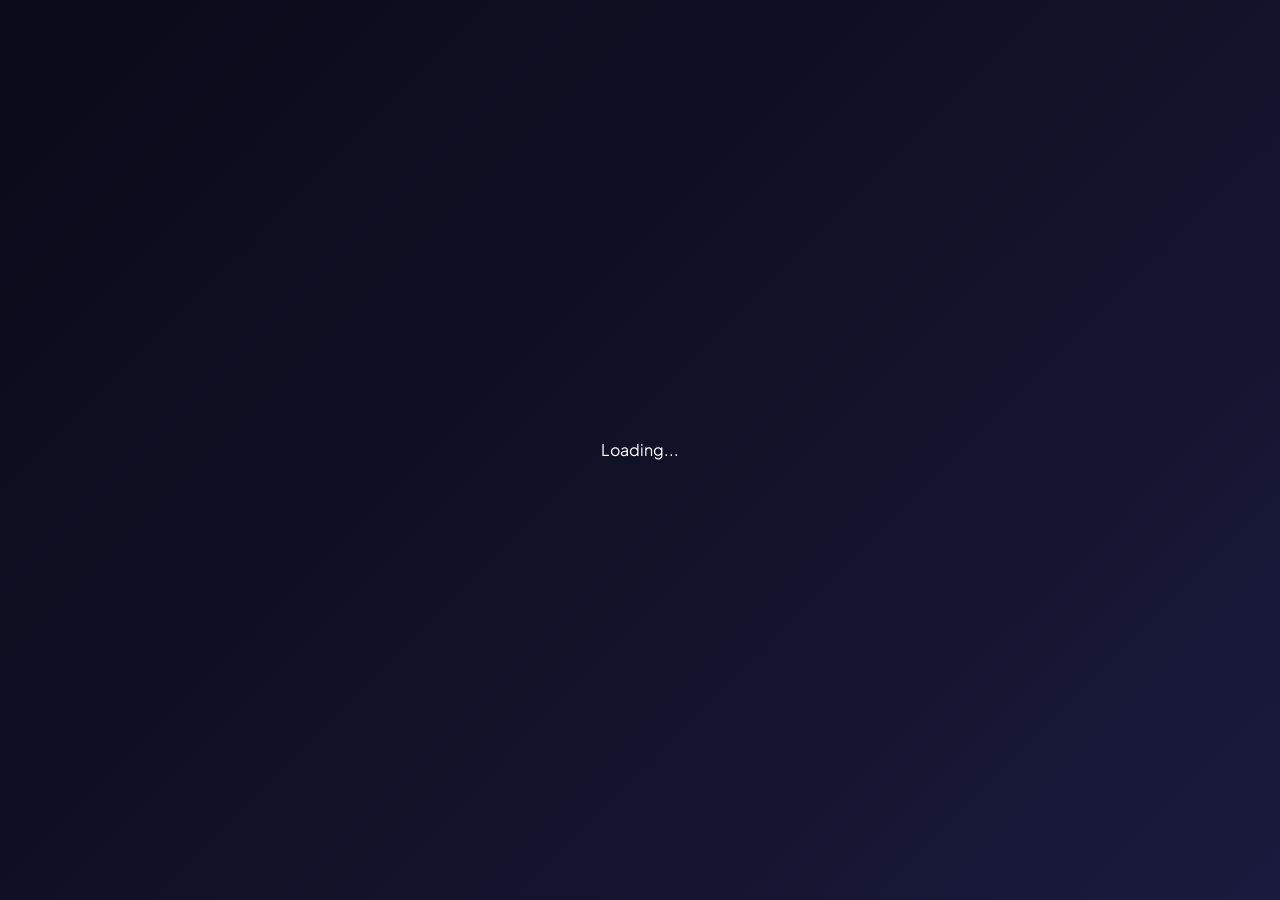
<file: login.html>
<!DOCTYPE html>
<html lang="en" data-theme="dark">
<head>
    <meta charset="UTF-8">
    <meta name="viewport" content="width=device-width, initial-scale=1.0">
    <title>Login — Stackly</title>
    <meta name="description" content="Login to the Stackly portfolio dashboard.">
    <meta name="keywords" content="Login, Stackly Portfolio Dashboard">
    <meta name="author" content="Stackly">
    <meta name="theme-color" content="#0a0a0f">
    <link rel="preconnect" href="https://fonts.googleapis.com">
    <link rel="preconnect" href="https://fonts.gstatic.com" crossorigin>
    <link href="https://fonts.googleapis.com/css2?family=Inter:wght@400;500;600;700&family=Poppins:wght@400;500;600;700;800&family=Plus+Jakarta+Sans:wght@400;500;600;700;800&display=swap" rel="stylesheet">
    <link rel="stylesheet" href="css/style.css">
    <link rel="stylesheet" href="css/login.css">
</head>
<body class="login-page">

    <!-- ============================================= -->
    <!-- LOADING SCREEN                                -->
    <!-- ============================================= -->
    <div class="loading-screen" id="loadingScreen">
        <div class="loader">
            <div class="loader-spinner"></div>
            <div class="loader-text">Loading...</div>
        </div>
    </div>

    <!-- ============================================= -->
    <!-- ANIMATED BACKGROUND                           -->
    <!-- ============================================= -->
    <div class="animated-bg" aria-hidden="true">
        <div class="bg-blob blob-1"></div>
        <div class="bg-blob blob-2"></div>
        <div class="bg-blob blob-3"></div>
        <div class="grid-pattern"></div>
    </div>

    <!-- ============================================= -->
    <!-- SPLIT-SCREEN LOGIN LAYOUT                     -->
    <!-- ============================================= -->
    <div class="login-container">

        <!-- ========================================= -->
        <!-- LEFT PANEL - Branding & Visuals           -->
        <!-- ========================================= -->
        <div class="login-left" aria-hidden="true">

            <!-- Animated Floating Shapes -->
            <div class="login-shapes">
                <div class="login-shape login-shape--circle login-shape--circle-1"></div>
                <div class="login-shape login-shape--circle login-shape--circle-2"></div>
                <div class="login-shape login-shape--circle login-shape--circle-3"></div>
                <div class="login-shape login-shape--circle login-shape--circle-4"></div>
                <div class="login-shape login-shape--square login-shape--square-1"></div>
                <div class="login-shape login-shape--square login-shape--square-2"></div>
                <div class="login-shape login-shape--square login-shape--square-3"></div>
                <div class="login-shape login-shape--triangle login-shape--triangle-1"></div>
                <div class="login-shape login-shape--triangle login-shape--triangle-2"></div>
                <div class="login-shape login-shape--ring login-shape--ring-1"></div>
                <div class="login-shape login-shape--ring login-shape--ring-2"></div>
                <div class="login-shape login-shape--dot login-shape--dot-1"></div>
                <div class="login-shape login-shape--dot login-shape--dot-2"></div>
                <div class="login-shape login-shape--dot login-shape--dot-3"></div>
            </div>

            <!-- Glassmorphism Mockup Cards -->
            <div class="login-mockup-cards">

                <!-- Card 1: Project Dashboard -->
                <div class="login-mockup-card login-mockup-card-1">
                    <div class="mockup-card-circle"></div>
                    <div class="mockup-card-bars">
                        <div class="mockup-bar"></div>
                        <div class="mockup-bar"></div>
                        <div class="mockup-bar"></div>
                        <div class="mockup-bar"></div>
                    </div>
                    <div class="mockup-mini-chart">
                        <div class="mockup-mini-bar"></div>
                        <div class="mockup-mini-bar"></div>
                        <div class="mockup-mini-bar"></div>
                        <div class="mockup-mini-bar"></div>
                        <div class="mockup-mini-bar"></div>
                        <div class="mockup-mini-bar"></div>
                    </div>
                </div>

                <!-- Card 2: Analytics Grid -->
                <div class="login-mockup-card login-mockup-card-2">
                    <div class="mockup-card-grid">
                        <div class="mockup-grid-cell"></div>
                        <div class="mockup-grid-cell"></div>
                        <div class="mockup-grid-cell"></div>
                        <div class="mockup-grid-cell"></div>
                    </div>
                </div>

                <!-- Card 3: Design System Swatches -->
                <div class="login-mockup-card login-mockup-card-3">
                    <div class="mockup-card-bars">
                        <div class="mockup-bar" style="background: linear-gradient(90deg, rgba(124,58,237,0.5), rgba(124,58,237,0.2));"></div>
                        <div class="mockup-bar" style="background: linear-gradient(90deg, rgba(236,72,153,0.5), rgba(236,72,153,0.2)); width: 65%;"></div>
                        <div class="mockup-bar" style="background: linear-gradient(90deg, rgba(6,182,212,0.5), rgba(6,182,212,0.2)); width: 80%;"></div>
                    </div>
                </div>
            </div>

            <!-- Branding Content -->
            <div class="login-left-content">
                <div class="login-brand-icon">
                    <svg viewBox="0 0 24 24" fill="none" stroke="url(#brandGrad)" stroke-width="2" stroke-linecap="round" stroke-linejoin="round">
                        <defs>
                            <linearGradient id="brandGrad" x1="0%" y1="0%" x2="100%" y2="100%">
                                <stop offset="0%" stop-color="#a78bfa"/>
                                <stop offset="50%" stop-color="#60a5fa"/>
                                <stop offset="100%" stop-color="#ec4899"/>
                            </linearGradient>
                        </defs>
                        <path d="M12 2L2 7l10 5 10-5-10-5z"/>
                        <path d="M2 17l10 5 10-5"/>
                        <path d="M2 12l10 5 10-5"/>
                    </svg>
                </div>
                <h2 class="login-left-title">Welcome to My Portfolio</h2>
                <p class="login-left-subtitle">
                    Access your dashboard to manage projects, track analytics, and collaborate with your team.
                </p>
                <div class="login-left-features">
                    <div class="login-left-feature">
                        <span class="login-left-feature-icon">
                            <svg width="16" height="16" viewBox="0 0 24 24" fill="none" stroke="currentColor" stroke-width="2" stroke-linecap="round" stroke-linejoin="round">
                                <path d="M22 19a2 2 0 01-2 2H4a2 2 0 01-2-2V5a2 2 0 012-2h5l2 3h9a2 2 0 012 2z"/>
                            </svg>
                        </span>
                        Manage Projects
                    </div>
                    <div class="login-left-feature">
                        <span class="login-left-feature-icon">
                            <svg width="16" height="16" viewBox="0 0 24 24" fill="none" stroke="currentColor" stroke-width="2" stroke-linecap="round" stroke-linejoin="round">
                                <path d="M18 20V10"/>
                                <path d="M12 20V4"/>
                                <path d="M6 20v-6"/>
                            </svg>
                        </span>
                        Track Analytics
                    </div>
                    <div class="login-left-feature">
                        <span class="login-left-feature-icon">
                            <svg width="16" height="16" viewBox="0 0 24 24" fill="none" stroke="currentColor" stroke-width="2" stroke-linecap="round" stroke-linejoin="round">
                                <path d="M17 21v-2a4 4 0 00-4-4H5a4 4 0 00-4 4v2"/>
                                <circle cx="9" cy="7" r="4"/>
                                <path d="M23 21v-2a4 4 0 00-3-3.87"/>
                                <path d="M16 3.13a4 4 0 010 7.75"/>
                            </svg>
                        </span>
                        Collaborate
                    </div>
                </div>
            </div>
        </div>

        <!-- ========================================= -->
        <!-- RIGHT PANEL - Login Form                  -->
        <!-- ========================================= -->
        <div class="login-right">

            <!-- Back to Home Link -->
            <a href="index.html" class="login-back-link" aria-label="Back to home">
                <svg width="20" height="20" viewBox="0 0 24 24" fill="none" stroke="currentColor" stroke-width="2" stroke-linecap="round" stroke-linejoin="round">
                    <path d="M19 12H5"/>
                    <polyline points="12 19 5 12 12 5"/>
                </svg>
                <span>Back to Home</span>
            </a>

            <div class="login-form-wrapper">

                <!-- Logo -->
                <a href="index.html" class="login-logo-link" aria-label="Stackly - Home">
                <div class="login-logo">
                    <img src="images/Stackly_logo.png" class="login-brand-logo" alt="Stackly">
                </div>
                </a>

                <!-- Heading -->
                <h1 class="login-heading">Welcome Back</h1>
                <p class="login-subtitle">Login to your account to continue</p>

                <!-- Login Form -->
                <form class="login-form" id="loginForm" novalidate>

                    <!-- Email Field -->
                    <div class="login-input-group" id="emailGroup">
                        <label class="login-input-label" for="email">Email Address</label>
                        <div class="login-input-wrapper">
                            <span class="login-input-icon">
                                <svg width="18" height="18" viewBox="0 0 24 24" fill="none" stroke="currentColor" stroke-width="2" stroke-linecap="round" stroke-linejoin="round">
                                    <rect x="2" y="4" width="20" height="16" rx="2"/>
                                    <path d="M22 7l-10 7L2 7"/>
                                </svg>
                            </span>
                            <input
                                type="email"
                                id="email"
                                class="login-input"
                                placeholder="Enter your email"
                                required
                                autocomplete="email"
                            >
                            <div class="login-input-border"></div>
                            <span class="login-input-valid-icon">
                                <svg width="18" height="18" viewBox="0 0 24 24" fill="none" stroke="currentColor" stroke-width="2.5" stroke-linecap="round" stroke-linejoin="round">
                                    <polyline points="20 6 9 17 4 12"/>
                                </svg>
                            </span>
                            <span class="login-input-error-icon">
                                <svg width="18" height="18" viewBox="0 0 24 24" fill="none" stroke="currentColor" stroke-width="2" stroke-linecap="round" stroke-linejoin="round">
                                    <circle cx="12" cy="12" r="10"/>
                                    <line x1="15" y1="9" x2="9" y2="15"/>
                                    <line x1="9" y1="9" x2="15" y2="15"/>
                                </svg>
                            </span>
                        </div>
                        <span class="login-error-message">Please enter a valid email address</span>
                    </div>

                    <!-- Role Field -->
                    <div class="login-input-group" id="roleGroup">
                        <label class="login-input-label" for="role">Select Role</label>
                        <div class="login-input-wrapper">
                            <select id="role" class="login-input login-role-select" required autocomplete="off">
                                <option value="">Choose your role</option>
                                <option value="designer">UI/UX Designer</option>
                                <option value="client">Client</option>
                                <option value="admin">Admin</option>
                            </select>
                            <div class="login-input-border"></div>
                        </div>
                        <span class="login-error-message">Please select your role</span>
                    </div>

                    <!-- Password Field -->
                    <div class="login-input-group" id="passwordGroup">
                        <label class="login-input-label" for="password">Password</label>
                        <div class="login-input-wrapper">
                            <span class="login-input-icon">
                                <svg width="18" height="18" viewBox="0 0 24 24" fill="none" stroke="currentColor" stroke-width="2" stroke-linecap="round" stroke-linejoin="round">
                                    <rect x="3" y="11" width="18" height="11" rx="2" ry="2"/>
                                    <path d="M7 11V7a5 5 0 0110 0v4"/>
                                </svg>
                            </span>
                            <input
                                type="password"
                                id="password"
                                class="login-input"
                                placeholder="Enter your password"
                                required
                                autocomplete="current-password"
                            >
                            <div class="login-input-border"></div>
                            <span class="login-input-valid-icon">
                                <svg width="18" height="18" viewBox="0 0 24 24" fill="none" stroke="currentColor" stroke-width="2.5" stroke-linecap="round" stroke-linejoin="round">
                                    <polyline points="20 6 9 17 4 12"/>
                                </svg>
                            </span>
                            <span class="login-input-error-icon">
                                <svg width="18" height="18" viewBox="0 0 24 24" fill="none" stroke="currentColor" stroke-width="2" stroke-linecap="round" stroke-linejoin="round">
                                    <circle cx="12" cy="12" r="10"/>
                                    <line x1="15" y1="9" x2="9" y2="15"/>
                                    <line x1="9" y1="9" x2="15" y2="15"/>
                                </svg>
                            </span>
                            <!-- Show/Hide Password Toggle -->
                            <button type="button" class="login-password-toggle" id="togglePassword" aria-label="Show password">
                                <svg class="icon-eye" width="18" height="18" viewBox="0 0 24 24" fill="none" stroke="currentColor" stroke-width="2" stroke-linecap="round" stroke-linejoin="round">
                                    <path d="M1 12s4-8 11-8 11 8 11 8-4 8-11 8-11-8-11-8z"/>
                                    <circle cx="12" cy="12" r="3"/>
                                </svg>
                                <svg class="icon-eye-off" width="18" height="18" viewBox="0 0 24 24" fill="none" stroke="currentColor" stroke-width="2" stroke-linecap="round" stroke-linejoin="round">
                                    <path d="M17.94 17.94A10.07 10.07 0 0112 20c-7 0-11-8-11-8a18.45 18.45 0 015.06-5.94M9.9 4.24A9.12 9.12 0 0112 4c7 0 11 8 11 8a18.5 18.5 0 01-2.16 3.19m-6.72-1.07a3 3 0 11-4.24-4.24"/>
                                    <line x1="1" y1="1" x2="23" y2="23"/>
                                </svg>
                            </button>
                        </div>
                        <span class="login-error-message">Password is required</span>
                    </div>

                    <!-- Remember Me & Forgot Password -->
                    <div class="login-options-row">
                        <label class="login-checkbox-wrapper">
                            <input type="checkbox" class="login-checkbox-input" id="rememberMe">
                            <span class="login-checkbox-custom">
                                <svg width="12" height="12" viewBox="0 0 24 24" fill="none" stroke="currentColor" stroke-width="3" stroke-linecap="round" stroke-linejoin="round">
                                    <polyline points="20 6 9 17 4 12"/>
                                </svg>
                            </span>
                            <span class="login-checkbox-label">Remember me</span>
                        </label>
                        <a href="404.html" class="login-forgot-link">Forgot Password?</a>
                    </div>

                    <!-- Submit Button -->
                    <button type="submit" class="login-submit-btn" id="loginBtn">
                        <span class="login-submit-btn-text">Login</span>
                        <span class="login-submit-btn-spinner"></span>
                    </button>
                </form>

                <!-- OR Divider -->
                <div class="login-divider">
                    <span class="login-divider-line"></span>
                    <span class="login-divider-text">OR</span>
                    <span class="login-divider-line"></span>
                </div>

                <!-- Continue with Google -->
                <a href="404.html" class="login-google-btn" aria-label="Continue with Google">
                    <svg class="login-google-icon" viewBox="0 0 24 24" xmlns="http://www.w3.org/2000/svg">
                        <path d="M22.56 12.25c0-.78-.07-1.53-.2-2.25H12v4.26h5.92a5.06 5.06 0 01-2.2 3.32v2.77h3.57c2.08-1.92 3.28-4.74 3.28-8.1z" fill="#4285F4"/>
                        <path d="M12 23c2.97 0 5.46-.98 7.28-2.66l-3.57-2.77c-.98.66-2.23 1.06-3.71 1.06-2.86 0-5.29-1.93-6.16-4.53H2.18v2.84C3.99 20.53 7.7 23 12 23z" fill="#34A853"/>
                        <path d="M5.84 14.09c-.22-.66-.35-1.36-.35-2.09s.13-1.43.35-2.09V7.07H2.18C1.43 8.55 1 10.22 1 12s.43 3.45 1.18 4.93l2.85-2.22.81-.62z" fill="#FBBC05"/>
                        <path d="M12 5.38c1.62 0 3.06.56 4.21 1.64l3.15-3.15C17.45 2.09 14.97 1 12 1 7.7 1 3.99 3.47 2.18 7.07l3.66 2.84c.87-2.6 3.3-4.53 6.16-4.53z" fill="#EA4335"/>
                    </svg>
                    <span>Continue with Google</span>
                </a>

                <!-- Footer -->
                <div class="login-footer">
                    <p class="login-footer-text">
                        Don't have an account?
                        <a href="signup.html" class="login-footer-link">Create Account</a>
                    </p>
                </div>
            </div>
        </div>
    </div>

    <!-- ============================================= -->
    <!-- TOAST CONTAINER                              -->
    <!-- ============================================= -->
    <div class="login-toast-container" id="toastContainer" aria-live="polite"></div>

    <!-- ============================================= -->
    <!-- SUCCESS OVERLAY                              -->
    <!-- ============================================= -->
    <div class="login-success-overlay" id="successOverlay">
        <div class="login-success-checkmark">
            <svg viewBox="0 0 24 24" fill="none" stroke="currentColor" stroke-width="2.5" stroke-linecap="round" stroke-linejoin="round">
                <polyline points="20 6 9 17 4 12"/>
            </svg>
        </div>
    </div>

    <!-- ============================================= -->
    <!-- DEMO CREDENTIALS                             -->
    <!-- ============================================= -->
    <!--
        Demo Credentials:
        Email:    admin@arjun.com
        Password: admin123
    -->
    <div id="demoCredentials" style="position:fixed;bottom:12px;left:50%;transform:translateX(-50%);font-size:11px;color:rgba(255,255,255,0.25);font-family:monospace;pointer-events:none;user-select:none;z-index:0;">
        demo: admin@arjun.com / admin123
    </div>

    <!-- ============================================= -->
    <!-- SCRIPTS                                       -->
    <!-- ============================================= -->
    <script src="js/login.js"></script>
    <script src="js/custom-select.js"></script>
</body>
</html>
</file>
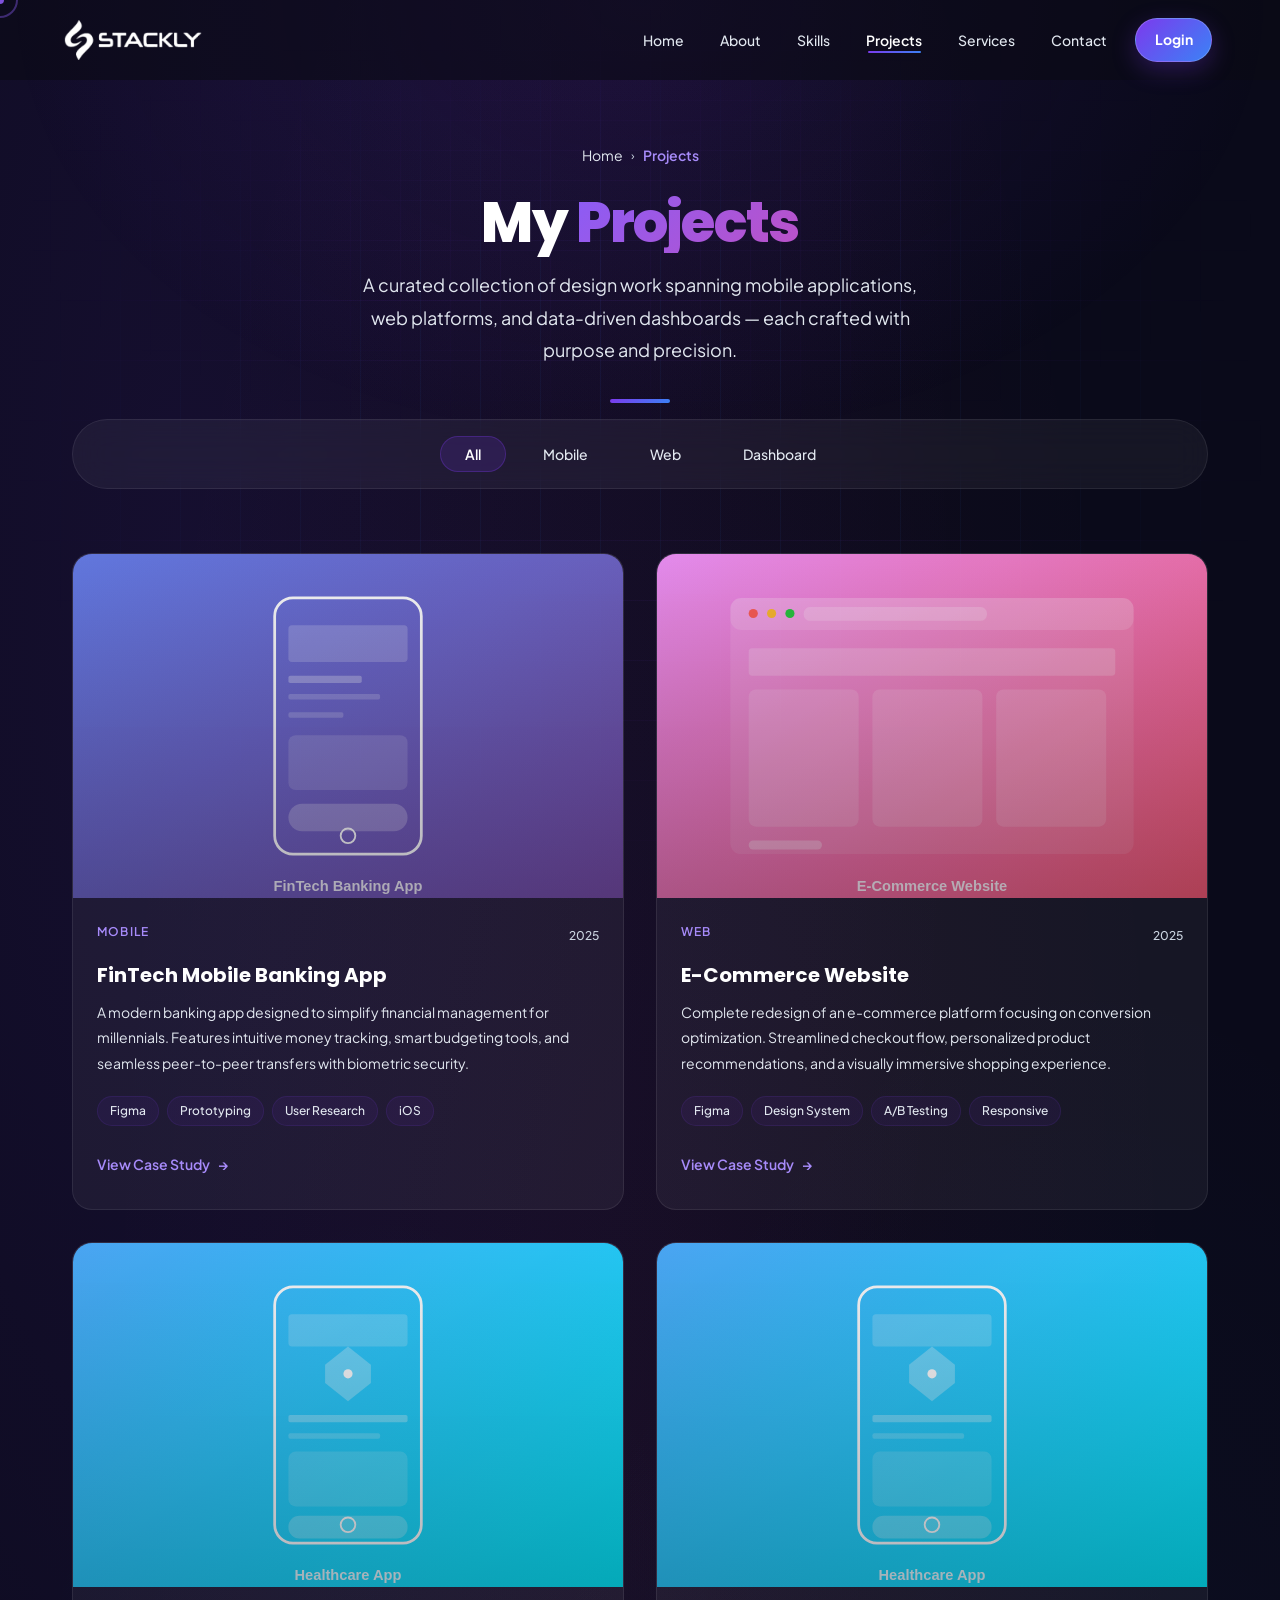
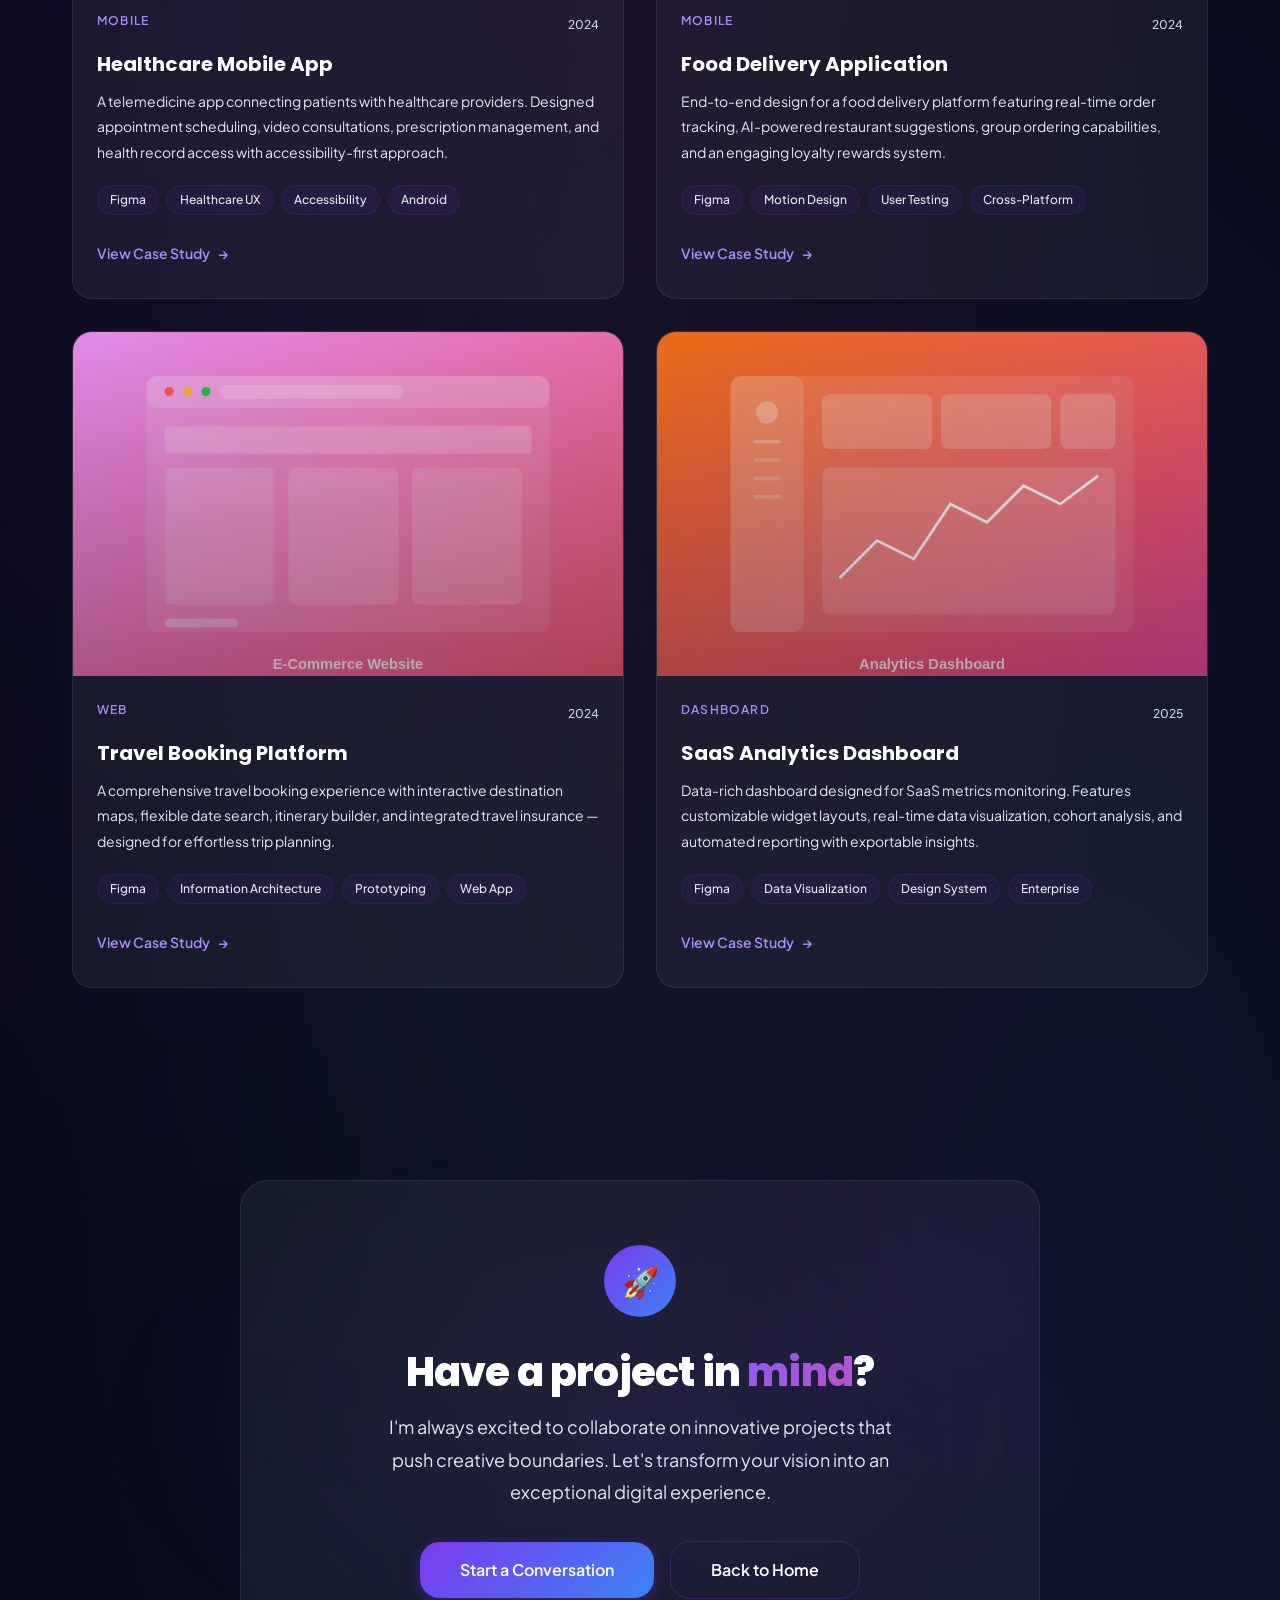
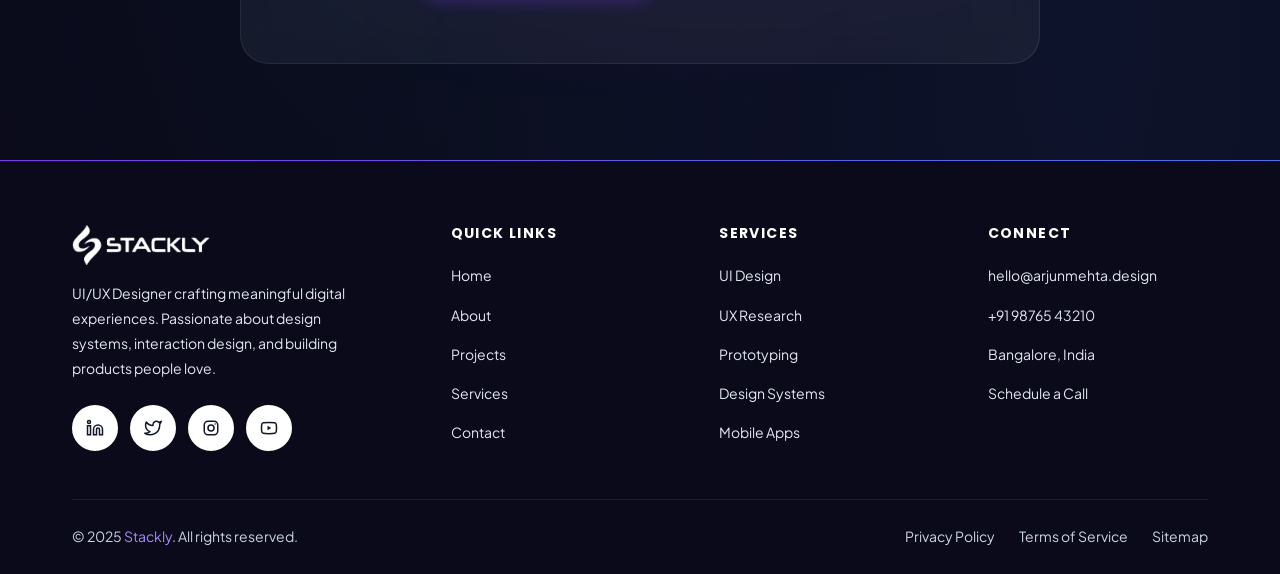
<file: projects.html>
<!DOCTYPE html>
<html lang="en" data-theme="dark">
<head>
  <meta charset="UTF-8">
  <meta name="viewport" content="width=device-width, initial-scale=1.0">
  <meta name="description" content="Explore the portfolio projects of Arjun Mehta — a premium UI/UX Designer specializing in mobile apps, web platforms, and dashboards.">
  <meta name="keywords" content="Arjun Mehta, UI/UX Designer, Portfolio, Projects, Mobile Design, Web Design, Dashboard Design">
  <meta name="author" content="Arjun Mehta">
  <title>Projects — Stackly | UI/UX Designer</title>
  <link rel="stylesheet" href="css/style.css">
  <style>
    /* ============================================
       PROJECTS PAGE - Hero Banner
       ============================================ */
    .page-hero {
      min-height: 40vh;
      display: flex;
      flex-direction: column;
      align-items: center;
      justify-content: center;
      text-align: center;
      padding: calc(var(--navbar-height) + var(--space-16)) var(--space-8) var(--space-12);
      position: relative;
      overflow: hidden;
    }

    .page-hero::before {
      content: '';
      position: absolute;
      inset: 0;
      background: radial-gradient(ellipse at 50% 0%, rgba(var(--color-primary-rgb), 0.12) 0%, transparent 70%);
      pointer-events: none;
    }

    .page-hero-bg-grid {
      position: absolute;
      inset: 0;
      background-image:
        linear-gradient(rgba(var(--color-primary-rgb), 0.04) 1px, transparent 1px),
        linear-gradient(90deg, rgba(var(--color-primary-rgb), 0.04) 1px, transparent 1px);
      background-size: 50px 50px;
      mask-image: radial-gradient(ellipse at center, black 20%, transparent 70%);
      -webkit-mask-image: radial-gradient(ellipse at center, black 20%, transparent 70%);
      pointer-events: none;
    }

    .breadcrumb {
      display: inline-flex;
      align-items: center;
      gap: var(--space-2);
      font-size: var(--text-sm);
      color: var(--text-muted);
      margin-bottom: var(--space-6);
      position: relative;
      z-index: 1;
    }

    .breadcrumb a {
      color: var(--text-muted);
      transition: color var(--transition-fast);
    }

    .breadcrumb a:hover {
      color: var(--color-primary-light);
    }

    .breadcrumb-separator {
      color: var(--text-dim);
      font-size: var(--text-xs);
    }

    .breadcrumb-current {
      color: var(--color-primary-light);
      font-weight: 600;
    }

    .page-hero-title {
      font-family: var(--font-heading);
      font-size: var(--text-5xl);
      font-weight: 800;
      letter-spacing: -0.03em;
      line-height: 1.1;
      margin-bottom: var(--space-4);
      position: relative;
      z-index: 1;
    }

    .page-hero-subtitle {
      font-size: var(--text-lg);
      color: var(--text-muted);
      max-width: 560px;
      line-height: 1.8;
      position: relative;
      z-index: 1;
    }

    .page-hero-line {
      width: 60px;
      height: 4px;
      background: var(--gradient-primary);
      border-radius: var(--radius-full);
      margin: var(--space-8) auto 0;
      position: relative;
      z-index: 1;
    }

    /* ============================================
       PROJECTS PAGE - Filter Bar
       ============================================ */
    .projects-filter-bar {
      padding: 0 var(--space-8);
      margin-top: calc(-1 * var(--space-8));
      position: relative;
      z-index: 2;
    }

    .projects-filter-bar .container {
      max-width: var(--container-max);
      margin: 0 auto;
    }

    .projects-filter-inner {
      display: flex;
      align-items: center;
      justify-content: center;
      gap: var(--space-3);
      padding: var(--space-4) var(--space-6);
      background: var(--bg-glass);
      backdrop-filter: blur(16px);
      -webkit-backdrop-filter: blur(16px);
      border: 1px solid var(--bg-glass-border);
      border-radius: var(--radius-full);
      flex-wrap: wrap;
    }

    .filter-btn {
      padding: var(--space-2) var(--space-6);
      font-size: var(--text-sm);
      font-weight: 500;
      color: var(--text-muted);
      border-radius: var(--radius-full);
      border: 1px solid transparent;
      transition: all var(--transition-base);
      cursor: pointer;
    }

    .filter-btn:hover {
      color: var(--text-primary);
      background: var(--bg-card-hover);
    }

    .filter-btn.active {
      color: var(--text-primary);
      background: rgba(var(--color-primary-rgb), 0.15);
      border-color: rgba(var(--color-primary-rgb), 0.3);
      font-weight: 600;
    }

    /* ============================================
       PROJECTS PAGE - Grid Section
       ============================================ */
    .projects-page-section {
      padding: var(--space-16) var(--space-8) var(--space-24);
    }

    .projects-page-section .container {
      max-width: var(--container-max);
      margin: 0 auto;
    }

    .projects-page-grid {
      display: grid;
      grid-template-columns: repeat(auto-fill, minmax(360px, 1fr));
      gap: var(--space-8);
    }

    .project-card {
      background: var(--bg-glass);
      border: 1px solid var(--bg-glass-border);
      border-radius: var(--radius-xl);
      overflow: hidden;
      transition: transform var(--transition-slow), box-shadow var(--transition-slow), border-color var(--transition-slow);
      position: relative;
    }

    .project-card:hover {
      transform: translateY(-10px);
      box-shadow: var(--shadow-xl);
      border-color: rgba(var(--color-primary-rgb), 0.2);
    }

    .project-image {
      position: relative;
      width: 100%;
      aspect-ratio: 16 / 10;
      overflow: hidden;
    }

    .project-image > img {
      position: absolute;
      inset: 0;
      z-index: 1;
      width: 100%;
      height: 100%;
      display: block;
      object-fit: cover;
      transition: transform var(--transition-slow);
    }

    .project-card:hover .project-image > img {
      transform: scale(1.08);
    }

    .project-image-placeholder {
      width: 100%;
      height: 100%;
      display: flex;
      align-items: center;
      justify-content: center;
      font-size: var(--text-5xl);
      opacity: 0.4;
      transition: transform var(--transition-slow);
      position: relative;
      z-index: 0;
    }

    .projects-page-grid .project-image-placeholder {
      opacity: 0;
    }

    .project-card:hover .project-image-placeholder {
      transform: scale(1.08);
    }

    .gradient-placeholder-1 {
      background: linear-gradient(135deg, #7c3aed, #3b82f6, #06b6d4);
    }

    .gradient-placeholder-2 {
      background: linear-gradient(135deg, #3b82f6, #06b6d4, #10b981);
    }

    .gradient-placeholder-3 {
      background: linear-gradient(135deg, #ec4899, #7c3aed, #3b82f6);
    }

    .gradient-placeholder-4 {
      background: linear-gradient(135deg, #f97316, #ec4899, #7c3aed);
    }

    .gradient-placeholder-5 {
      background: linear-gradient(135deg, #06b6d4, #3b82f6, #7c3aed);
    }

    .gradient-placeholder-6 {
      background: linear-gradient(135deg, #10b981, #06b6d4, #3b82f6);
    }

    .project-overlay {
      position: absolute;
      inset: 0;
      background: linear-gradient(to top, rgba(10, 10, 26, 0.9) 0%, transparent 60%);
      display: flex;
      align-items: flex-end;
      padding: var(--space-6);
      opacity: 0;
      transition: opacity var(--transition-slow);
    }

    .project-card:hover .project-overlay {
      opacity: 1;
    }

    .project-overlay-content {
      display: flex;
      gap: var(--space-3);
    }

    .project-overlay-btn {
      width: 42px;
      height: 42px;
      border-radius: 50%;
      background: var(--bg-glass);
      backdrop-filter: blur(12px);
      -webkit-backdrop-filter: blur(12px);
      border: 1px solid var(--bg-glass-border);
      display: flex;
      align-items: center;
      justify-content: center;
      color: var(--text-primary);
      font-size: var(--text-lg);
      transition: background var(--transition-fast), transform var(--transition-fast);
    }

    .project-overlay-btn:hover {
      background: rgba(var(--color-primary-rgb), 0.3);
      transform: scale(1.1);
    }

    .project-info {
      padding: var(--space-6) var(--space-6) var(--space-8);
    }

    .project-meta {
      display: flex;
      align-items: center;
      justify-content: space-between;
      margin-bottom: var(--space-3);
    }

    .project-category {
      font-size: var(--text-xs);
      font-weight: 600;
      text-transform: uppercase;
      letter-spacing: 0.1em;
      color: var(--color-primary-light);
    }

    .project-year {
      font-size: var(--text-xs);
      color: var(--text-dim);
      font-weight: 500;
    }

    .project-title {
      font-family: var(--font-heading);
      font-size: var(--text-xl);
      font-weight: 700;
      margin-bottom: var(--space-3);
      transition: color var(--transition-fast);
      line-height: 1.3;
    }

    .project-card:hover .project-title {
      color: var(--color-primary-light);
    }

    .project-description {
      font-size: var(--text-sm);
      color: var(--text-muted);
      line-height: 1.8;
      margin-bottom: var(--space-5);
      display: -webkit-box;
      -webkit-line-clamp: 3;
      -webkit-box-orient: vertical;
      overflow: hidden;
    }

    .project-tags {
      display: flex;
      flex-wrap: wrap;
      gap: var(--space-2);
      margin-bottom: var(--space-6);
    }

    .project-tag {
      padding: var(--space-1) var(--space-3);
      font-size: var(--text-xs);
      font-weight: 500;
      color: var(--text-muted);
      background: rgba(var(--color-primary-rgb), 0.08);
      border: 1px solid rgba(var(--color-primary-rgb), 0.12);
      border-radius: var(--radius-full);
      transition: background var(--transition-fast), border-color var(--transition-fast);
    }

    .project-card:hover .project-tag {
      background: rgba(var(--color-primary-rgb), 0.12);
      border-color: rgba(var(--color-primary-rgb), 0.2);
    }

    .project-link {
      display: inline-flex;
      align-items: center;
      gap: var(--space-2);
      font-size: var(--text-sm);
      font-weight: 600;
      color: var(--color-primary-light);
      transition: gap var(--transition-fast);
    }

    .project-link:hover {
      gap: var(--space-3);
    }

    .project-link-arrow {
      transition: transform var(--transition-fast);
      display: inline-block;
    }

    .project-link:hover .project-link-arrow {
      transform: translateX(4px);
    }

    /* ============================================
       PROJECTS PAGE - CTA Section
       ============================================ */
    .cta-section {
      padding: var(--space-24) var(--space-8);
      position: relative;
      overflow: hidden;
    }

    .cta-section::before {
      content: '';
      position: absolute;
      inset: 0;
      background: radial-gradient(ellipse at 50% 50%, rgba(var(--color-primary-rgb), 0.08) 0%, transparent 60%);
      pointer-events: none;
    }

    .cta-card {
      max-width: 800px;
      margin: 0 auto;
      padding: var(--space-16) var(--space-12);
      background: var(--bg-glass);
      backdrop-filter: blur(16px);
      -webkit-backdrop-filter: blur(16px);
      border: 1px solid var(--bg-glass-border);
      border-radius: var(--radius-2xl);
      text-align: center;
      position: relative;
      overflow: hidden;
    }

    .cta-card::before {
      content: '';
      position: absolute;
      inset: -1px;
      border-radius: var(--radius-2xl);
      padding: 1px;
      background: var(--gradient-primary);
      -webkit-mask: linear-gradient(#fff 0 0) content-box, linear-gradient(#fff 0 0);
      -webkit-mask-composite: xor;
      mask-composite: exclude;
      opacity: 0.3;
      pointer-events: none;
    }

    .cta-glow {
      position: absolute;
      width: 300px;
      height: 300px;
      border-radius: 50%;
      background: var(--color-primary);
      filter: blur(120px);
      opacity: 0.08;
      top: -100px;
      right: -100px;
      pointer-events: none;
    }

    .cta-glow-2 {
      position: absolute;
      width: 250px;
      height: 250px;
      border-radius: 50%;
      background: var(--color-secondary);
      filter: blur(120px);
      opacity: 0.06;
      bottom: -80px;
      left: -80px;
      pointer-events: none;
    }

    .cta-icon {
      width: 72px;
      height: 72px;
      border-radius: 50%;
      background: var(--gradient-primary);
      display: flex;
      align-items: center;
      justify-content: center;
      font-size: var(--text-3xl);
      color: white;
      margin: 0 auto var(--space-8);
      position: relative;
      z-index: 1;
    }

    .cta-title {
      font-family: var(--font-heading);
      font-size: var(--text-4xl);
      font-weight: 800;
      letter-spacing: -0.02em;
      margin-bottom: var(--space-4);
      position: relative;
      z-index: 1;
      line-height: 1.15;
    }

    .cta-description {
      font-size: var(--text-lg);
      color: var(--text-muted);
      max-width: 520px;
      margin: 0 auto var(--space-8);
      line-height: 1.8;
      position: relative;
      z-index: 1;
    }

    .cta-actions {
      display: flex;
      align-items: center;
      justify-content: center;
      gap: var(--space-4);
      flex-wrap: wrap;
      position: relative;
      z-index: 1;
    }

    /* ============================================
       RESPONSIVE - Projects Page
       ============================================ */
    @media (max-width: 768px) {
      .page-hero {
        min-height: 30vh;
        padding-top: calc(var(--navbar-height) + var(--space-10));
      }

      .projects-page-grid {
        grid-template-columns: 1fr;
      }

      .projects-filter-inner {
        padding: var(--space-3) var(--space-4);
        gap: var(--space-2);
      }

      .cta-card {
        padding: var(--space-10) var(--space-6);
      }

      .cta-actions {
        flex-direction: column;
        width: 100%;
      }

      .cta-actions .btn {
        width: 100%;
      }
    }

    @media (max-width: 480px) {
      .filter-btn {
        padding: var(--space-2) var(--space-4);
        font-size: var(--text-xs);
      }
    }
  </style>
</head>
<body>

  <!-- ==========================================
       LOADING SCREEN
       ========================================== -->
  <div class="loading-screen" id="loadingScreen">
    <div class="loading-pulse"></div>
    <div class="loading-spinner"></div>
    <p class="loading-text">Arjun Mehta</p>
    <div class="loading-bar">
      <div class="loading-bar-inner"></div>
    </div>
  </div>

  <!-- ==========================================
       PAGE TRANSITION
       ========================================== -->
  <div class="page-transition" id="pageTransition">
    <div class="page-transition-bar"></div>
    <div class="page-transition-bar"></div>
    <div class="page-transition-bar"></div>
    <div class="page-transition-bar"></div>
    <div class="page-transition-bar"></div>
  </div>

  <!-- Animated Background -->
  <div class="animated-bg" aria-hidden="true">
    <div class="bg-blob blob-1"></div>
    <div class="bg-blob blob-2"></div>
    <div class="bg-blob blob-3"></div>
    <div class="floating-particles">
      <span class="particle"></span>
      <span class="particle"></span>
      <span class="particle"></span>
      <span class="particle"></span>
      <span class="particle"></span>
      <span class="particle"></span>
      <span class="particle"></span>
      <span class="particle"></span>
      <span class="particle"></span>
      <span class="particle"></span>
      <span class="particle"></span>
      <span class="particle"></span>
    </div>
    <div class="grid-pattern"></div>
  </div>

  <!-- Navigation -->
  <nav class="navbar" id="navbar" aria-label="Main Navigation">
    <div class="container nav-container">
      <a href="index.html" class="nav-logo" aria-label="Arjun Mehta - Home">
        <img src="images/Stackly_logo.png" class="site-logo" alt="Stackly">
      </a>
      <ul class="nav-menu" id="navMenu" role="menubar">
        <li role="none"><a href="index.html" class="nav-link" role="menuitem">Home</a></li>
        <li role="none"><a href="about.html" class="nav-link" role="menuitem">About</a></li>
        <li role="none"><a href="skills.html" class="nav-link" role="menuitem">Skills</a></li>
        <li role="none"><a href="projects.html" class="nav-link active" role="menuitem">Projects</a></li>
        <li role="none"><a href="services.html" class="nav-link" role="menuitem">Services</a></li>
        <li role="none"><a href="contact.html" class="nav-link" role="menuitem">Contact</a></li>
        <li role="none"><a href="login.html" class="nav-link" role="menuitem">Login</a></li>
        <li role="none"><a href="#" class="btn btn-primary nav-btn" role="menuitem" data-action="download-resume">Resume ↓</a></li>
      </ul>
      <button class="nav-toggle" id="navToggle" aria-label="Toggle navigation menu" aria-expanded="false" aria-controls="navMenu">
        <span></span>
        <span></span>
        <span></span>
      </button>
    </div>
  </nav>

  <!-- Mobile Navigation Overlay -->
  <div class="nav-mobile-overlay" id="mobileNav">
    <a href="index.html" class="nav-link">Home</a>
    <a href="index.html#about" class="nav-link">About</a>
    <a href="projects.html" class="nav-link active">Projects</a>
    <a href="index.html#services" class="nav-link">Services</a>
    <a href="index.html#testimonials" class="nav-link">Testimonials</a>
    <a href="index.html#contact" class="nav-link">Contact</a>
  </div>

  <!-- ==========================================
       PAGE HERO BANNER
       ========================================== -->
  <section class="page-hero">
    <div class="page-hero-bg-grid"></div>
    <nav class="breadcrumb reveal">
      <a href="index.html">Home</a>
      <span class="breadcrumb-separator">&#8250;</span>
      <span class="breadcrumb-current">Projects</span>
    </nav>
    <h1 class="page-hero-title reveal delay-1">
      My <span class="gradient-text">Projects</span>
    </h1>
    <p class="page-hero-subtitle reveal delay-2">
      A curated collection of design work spanning mobile applications, web platforms, and data-driven dashboards — each crafted with purpose and precision.
    </p>
    <div class="page-hero-line reveal delay-3"></div>
  </section>

  <!-- ==========================================
       FILTER SECTION
       ========================================== -->
  <div class="projects-filter-bar">
    <div class="container">
      <div class="projects-filter-inner reveal delay-2">
        <button class="filter-btn active" data-filter="all">All</button>
        <button class="filter-btn" data-filter="mobile">Mobile</button>
        <button class="filter-btn" data-filter="web">Web</button>
        <button class="filter-btn" data-filter="dashboard">Dashboard</button>
      </div>
    </div>
  </div>

  <!-- ==========================================
       PROJECTS GRID
       ========================================== -->
  <section class="projects-page-section">
    <div class="container">
      <div class="projects-page-grid">

        <!-- Project 1: FinTech Mobile Banking App -->
        <div class="project-card reveal delay-1" data-category="mobile">
          <div class="project-image">
            <img src="images/project-fintech.svg" alt="FinTech mobile banking app preview" loading="lazy">
            <div class="project-image-placeholder gradient-placeholder-1">
              &#128179;
            </div>
            <div class="project-overlay">
              <div class="project-overlay-content">
                <a href="case-study.html" class="project-overlay-btn" title="View Case Study">&#8599;</a>
                <button class="project-overlay-btn" title="Quick Preview">&#9673;</button>
              </div>
            </div>
          </div>
          <div class="project-info">
            <div class="project-meta">
              <span class="project-category">Mobile</span>
              <span class="project-year">2025</span>
            </div>
            <h3 class="project-title">FinTech Mobile Banking App</h3>
            <p class="project-description">A modern banking app designed to simplify financial management for millennials. Features intuitive money tracking, smart budgeting tools, and seamless peer-to-peer transfers with biometric security.</p>
            <div class="project-tags">
              <span class="project-tag">Figma</span>
              <span class="project-tag">Prototyping</span>
              <span class="project-tag">User Research</span>
              <span class="project-tag">iOS</span>
            </div>
            <a href="case-study.html" class="project-link">
              View Case Study <span class="project-link-arrow">&#8594;</span>
            </a>
          </div>
        </div>

        <!-- Project 2: E-Commerce Website -->
        <div class="project-card reveal delay-2" data-category="web">
          <div class="project-image">
            <img src="images/project-ecommerce.svg" alt="E-commerce website preview" loading="lazy">
            <div class="project-image-placeholder gradient-placeholder-2">
              &#128722;
            </div>
            <div class="project-overlay">
              <div class="project-overlay-content">
                <a href="case-study.html" class="project-overlay-btn" title="View Case Study">&#8599;</a>
                <button class="project-overlay-btn" title="Quick Preview">&#9673;</button>
              </div>
            </div>
          </div>
          <div class="project-info">
            <div class="project-meta">
              <span class="project-category">Web</span>
              <span class="project-year">2025</span>
            </div>
            <h3 class="project-title">E-Commerce Website</h3>
            <p class="project-description">Complete redesign of an e-commerce platform focusing on conversion optimization. Streamlined checkout flow, personalized product recommendations, and a visually immersive shopping experience.</p>
            <div class="project-tags">
              <span class="project-tag">Figma</span>
              <span class="project-tag">Design System</span>
              <span class="project-tag">A/B Testing</span>
              <span class="project-tag">Responsive</span>
            </div>
            <a href="case-study.html" class="project-link">
              View Case Study <span class="project-link-arrow">&#8594;</span>
            </a>
          </div>
        </div>

        <!-- Project 3: Healthcare Mobile App -->
        <div class="project-card reveal delay-3" data-category="mobile">
          <div class="project-image">
            <img src="images/project-healthcare.svg" alt="Healthcare mobile app preview" loading="lazy">
            <div class="project-image-placeholder gradient-placeholder-3">
              &#129657;
            </div>
            <div class="project-overlay">
              <div class="project-overlay-content">
                <a href="case-study.html" class="project-overlay-btn" title="View Case Study">&#8599;</a>
                <button class="project-overlay-btn" title="Quick Preview">&#9673;</button>
              </div>
            </div>
          </div>
          <div class="project-info">
            <div class="project-meta">
              <span class="project-category">Mobile</span>
              <span class="project-year">2024</span>
            </div>
            <h3 class="project-title">Healthcare Mobile App</h3>
            <p class="project-description">A telemedicine app connecting patients with healthcare providers. Designed appointment scheduling, video consultations, prescription management, and health record access with accessibility-first approach.</p>
            <div class="project-tags">
              <span class="project-tag">Figma</span>
              <span class="project-tag">Healthcare UX</span>
              <span class="project-tag">Accessibility</span>
              <span class="project-tag">Android</span>
            </div>
            <a href="case-study.html" class="project-link">
              View Case Study <span class="project-link-arrow">&#8594;</span>
            </a>
          </div>
        </div>

        <!-- Project 4: Food Delivery Application -->
        <div class="project-card reveal delay-4" data-category="mobile">
          <div class="project-image">
            <img src="images/project-healthcare.svg" alt="Food delivery application preview" loading="lazy">
            <div class="project-image-placeholder gradient-placeholder-4">
              &#127828;
            </div>
            <div class="project-overlay">
              <div class="project-overlay-content">
                <a href="case-study.html" class="project-overlay-btn" title="View Case Study">&#8599;</a>
                <button class="project-overlay-btn" title="Quick Preview">&#9673;</button>
              </div>
            </div>
          </div>
          <div class="project-info">
            <div class="project-meta">
              <span class="project-category">Mobile</span>
              <span class="project-year">2024</span>
            </div>
            <h3 class="project-title">Food Delivery Application</h3>
            <p class="project-description">End-to-end design for a food delivery platform featuring real-time order tracking, AI-powered restaurant suggestions, group ordering capabilities, and an engaging loyalty rewards system.</p>
            <div class="project-tags">
              <span class="project-tag">Figma</span>
              <span class="project-tag">Motion Design</span>
              <span class="project-tag">User Testing</span>
              <span class="project-tag">Cross-Platform</span>
            </div>
            <a href="case-study.html" class="project-link">
              View Case Study <span class="project-link-arrow">&#8594;</span>
            </a>
          </div>
        </div>

        <!-- Project 5: Travel Booking Platform -->
        <div class="project-card reveal delay-5" data-category="web">
          <div class="project-image">
            <img src="images/project-ecommerce.svg" alt="Travel booking platform preview" loading="lazy">
            <div class="project-image-placeholder gradient-placeholder-5">
              &#9992;&#65039;
            </div>
            <div class="project-overlay">
              <div class="project-overlay-content">
                <a href="case-study.html" class="project-overlay-btn" title="View Case Study">&#8599;</a>
                <button class="project-overlay-btn" title="Quick Preview">&#9673;</button>
              </div>
            </div>
          </div>
          <div class="project-info">
            <div class="project-meta">
              <span class="project-category">Web</span>
              <span class="project-year">2024</span>
            </div>
            <h3 class="project-title">Travel Booking Platform</h3>
            <p class="project-description">A comprehensive travel booking experience with interactive destination maps, flexible date search, itinerary builder, and integrated travel insurance — designed for effortless trip planning.</p>
            <div class="project-tags">
              <span class="project-tag">Figma</span>
              <span class="project-tag">Information Architecture</span>
              <span class="project-tag">Prototyping</span>
              <span class="project-tag">Web App</span>
            </div>
            <a href="case-study.html" class="project-link">
              View Case Study <span class="project-link-arrow">&#8594;</span>
            </a>
          </div>
        </div>

        <!-- Project 6: SaaS Analytics Dashboard -->
        <div class="project-card reveal delay-6" data-category="dashboard">
          <div class="project-image">
            <img src="images/project-dashboard.svg" alt="SaaS analytics dashboard preview" loading="lazy">
            <div class="project-image-placeholder gradient-placeholder-6">
              &#128200;
            </div>
            <div class="project-overlay">
              <div class="project-overlay-content">
                <a href="case-study.html" class="project-overlay-btn" title="View Case Study">&#8599;</a>
                <button class="project-overlay-btn" title="Quick Preview">&#9673;</button>
              </div>
            </div>
          </div>
          <div class="project-info">
            <div class="project-meta">
              <span class="project-category">Dashboard</span>
              <span class="project-year">2025</span>
            </div>
            <h3 class="project-title">SaaS Analytics Dashboard</h3>
            <p class="project-description">Data-rich dashboard designed for SaaS metrics monitoring. Features customizable widget layouts, real-time data visualization, cohort analysis, and automated reporting with exportable insights.</p>
            <div class="project-tags">
              <span class="project-tag">Figma</span>
              <span class="project-tag">Data Visualization</span>
              <span class="project-tag">Design System</span>
              <span class="project-tag">Enterprise</span>
            </div>
            <a href="case-study.html" class="project-link">
              View Case Study <span class="project-link-arrow">&#8594;</span>
            </a>
          </div>
        </div>

      </div>
    </div>
  </section>

  <!-- ==========================================
       CTA SECTION
       ========================================== -->
  <section class="cta-section">
    <div class="cta-card reveal-scale">
      <div class="cta-glow"></div>
      <div class="cta-glow-2"></div>
      <div class="cta-icon">&#128640;</div>
      <h2 class="cta-title">
        Have a project in <span class="gradient-text">mind</span>?
      </h2>
      <p class="cta-description">
        I'm always excited to collaborate on innovative projects that push creative boundaries. Let's transform your vision into an exceptional digital experience.
      </p>
      <div class="cta-actions">
        <a href="index.html#contact" class="btn btn-primary btn-lg">Start a Conversation</a>
        <a href="index.html" class="btn btn-secondary btn-lg">Back to Home</a>
      </div>
    </div>
  </section>

  <!-- ==========================================
       FOOTER
       ========================================== -->
  <footer class="footer">
    <div class="container">
      <div class="footer-grid">
        <div class="footer-brand">
          <a href="index.html" class="footer-logo"><img src="images/Stackly_logo.png" class="site-logo" alt="Stackly"></a>
          <p class="footer-description">
            UI/UX Designer crafting meaningful digital experiences. Passionate about design systems, interaction design, and building products people love.
          </p>
          <div class="footer-social">
            <a href="#" class="footer-social-link" aria-label="Dribbble">&#127912;</a>
            <a href="#" class="footer-social-link" aria-label="Behance">&#9883;</a>
            <a href="#" class="footer-social-link" aria-label="LinkedIn">&#128279;</a>
            <a href="#" class="footer-social-link" aria-label="Twitter">&#128038;</a>
          </div>
        </div>

        <div>
          <h4 class="footer-column-title">Quick Links</h4>
          <ul class="footer-links">
            <li><a href="index.html" class="footer-link">Home</a></li>
            <li><a href="index.html#about" class="footer-link">About</a></li>
            <li><a href="projects.html" class="footer-link">Projects</a></li>
            <li><a href="index.html#services" class="footer-link">Services</a></li>
            <li><a href="index.html#contact" class="footer-link">Contact</a></li>
          </ul>
        </div>

        <div>
          <h4 class="footer-column-title">Services</h4>
          <ul class="footer-links">
            <li><a href="index.html#services" class="footer-link">UI Design</a></li>
            <li><a href="index.html#services" class="footer-link">UX Research</a></li>
            <li><a href="index.html#services" class="footer-link">Prototyping</a></li>
            <li><a href="index.html#services" class="footer-link">Design Systems</a></li>
            <li><a href="index.html#services" class="footer-link">Mobile Apps</a></li>
          </ul>
        </div>

        <div>
          <h4 class="footer-column-title">Connect</h4>
          <ul class="footer-links">
            <li><a href="mailto:hello@arjunmehta.design" class="footer-link">hello@arjunmehta.design</a></li>
            <li><a href="tel:+919876543210" class="footer-link">+91 98765 43210</a></li>
            <li><a href="#" class="footer-link">Bangalore, India</a></li>
            <li><a href="https://calendly.com" class="footer-link" target="_blank" rel="noopener">Schedule a Call</a></li>
          </ul>
        </div>
      </div>

      <div class="footer-bottom">
          <p class="footer-copyright">&copy; 2025 <a href="index.html">Stackly</a>. All rights reserved.</p>
        <div class="footer-bottom-links">
          <a href="#" class="footer-bottom-link">Privacy Policy</a>
          <a href="#" class="footer-bottom-link">Terms of Service</a>
          <a href="#" class="footer-bottom-link">Sitemap</a>
        </div>
      </div>
    </div>
  </footer>

  <!-- ==========================================
       TOAST CONTAINER
       ========================================== -->
  <div class="toast-container" id="toastContainer"></div>

  <!-- ==========================================
       SCRIPTS
       ========================================== -->
  <script src="js/footer-icons.js"></script>
  <script src="js/script.js"></script>
  <script src="js/animations.js"></script>
</body>
</html>
</file>
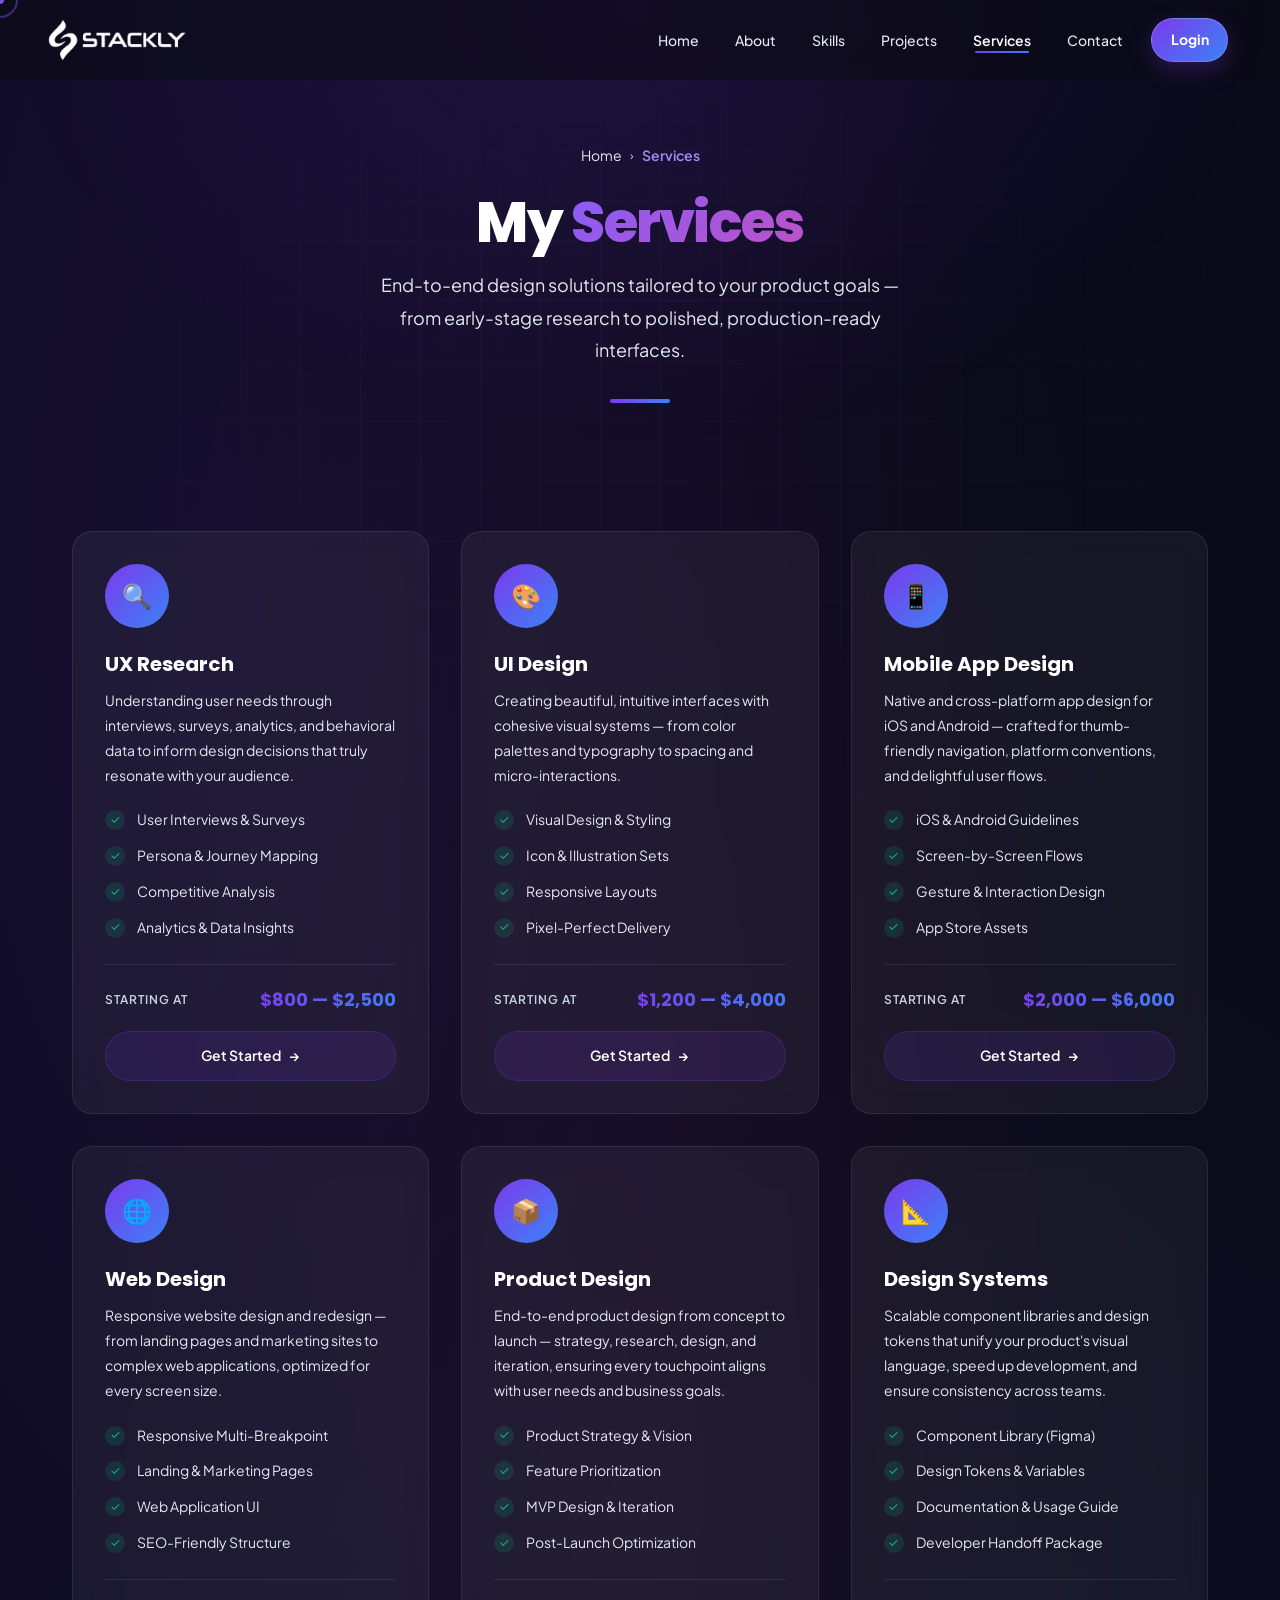
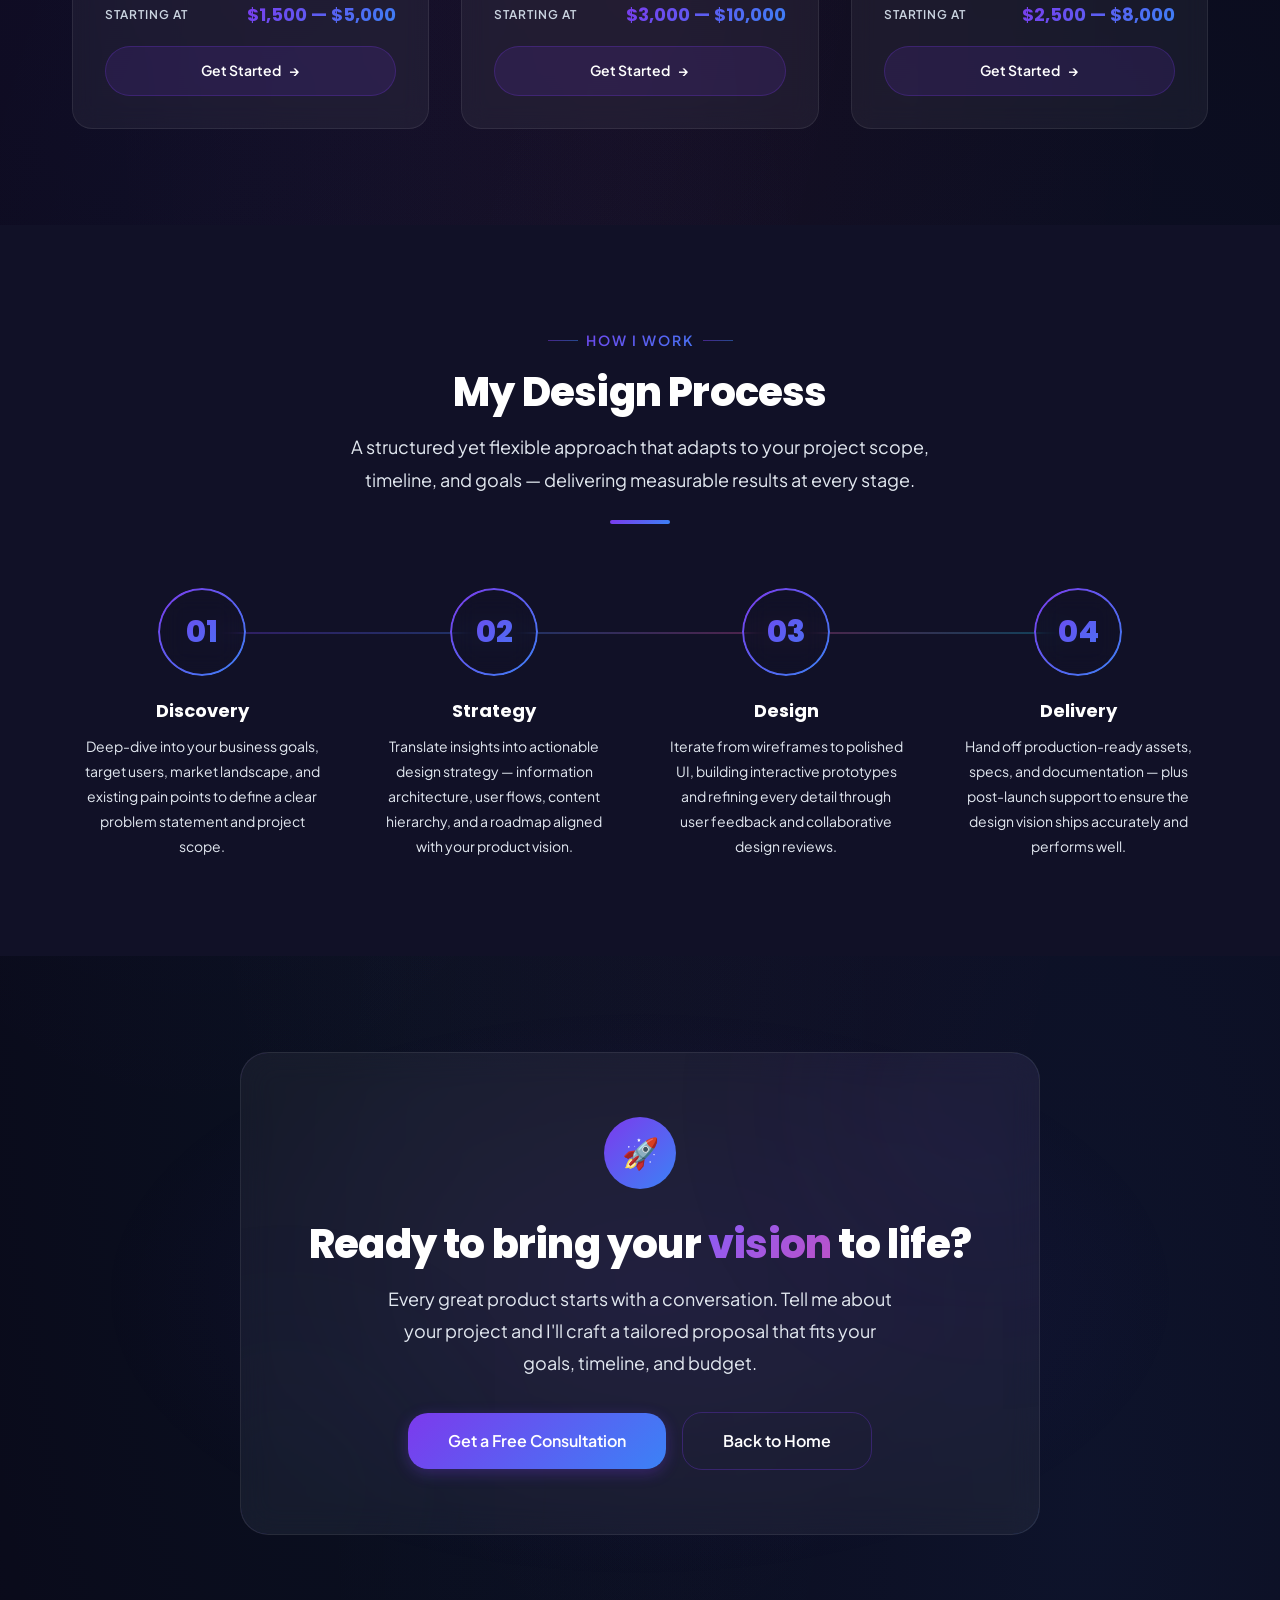
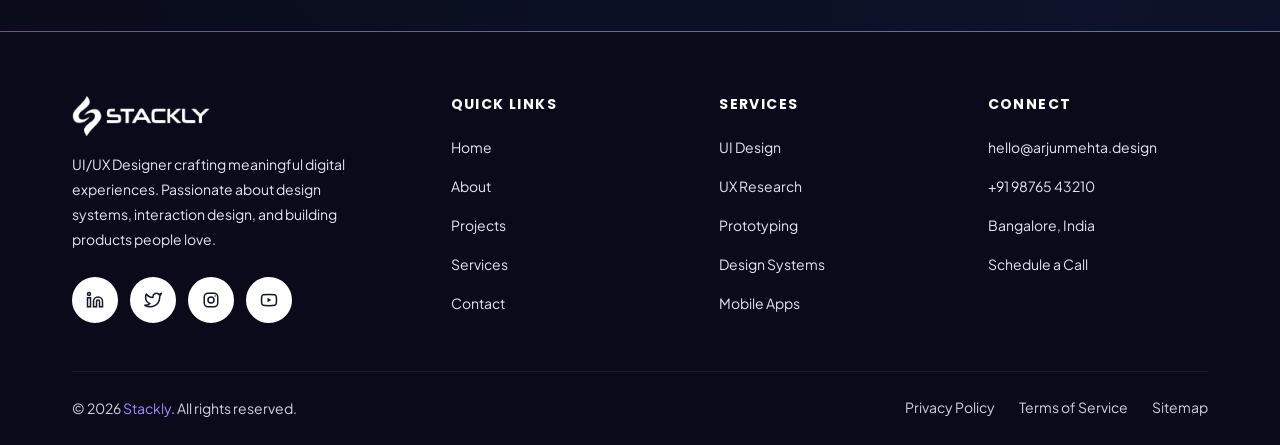
<file: services.html>
<!DOCTYPE html>
<html lang="en" data-theme="dark">
<head>
    <meta charset="UTF-8">
    <meta name="viewport" content="width=device-width, initial-scale=1.0">
    <title>Services — Stackly | UI/UX Designer</title>
    <link rel="preconnect" href="https://fonts.googleapis.com">
    <link rel="preconnect" href="https://fonts.gstatic.com" crossorigin>
    <link href="https://fonts.googleapis.com/css2?family=Inter:wght@400;500;600;700&family=Poppins:wght@400;500;600;700;800&family=Plus+Jakarta+Sans:wght@400;500;600;700;800&display=swap" rel="stylesheet">
    <link rel="stylesheet" href="css/style.css">
    <link rel="stylesheet" href="css/responsive.css">
    <style>
        /* ============================================
           SERVICES PAGE - Hero Banner
           ============================================ */
        .page-hero {
            min-height: 40vh;
            display: flex;
            flex-direction: column;
            align-items: center;
            justify-content: center;
            text-align: center;
            padding: calc(var(--navbar-height) + var(--space-16)) var(--space-8) var(--space-12);
            position: relative;
            overflow: hidden;
        }

        .page-hero::before {
            content: '';
            position: absolute;
            inset: 0;
            background: radial-gradient(ellipse at 50% 0%, rgba(var(--color-primary-rgb), 0.12) 0%, transparent 70%);
            pointer-events: none;
        }

        .page-hero-bg-grid {
            position: absolute;
            inset: 0;
            background-image:
                linear-gradient(rgba(var(--color-primary-rgb), 0.04) 1px, transparent 1px),
                linear-gradient(90deg, rgba(var(--color-primary-rgb), 0.04) 1px, transparent 1px);
            background-size: 50px 50px;
            mask-image: radial-gradient(ellipse at center, black 20%, transparent 70%);
            -webkit-mask-image: radial-gradient(ellipse at center, black 20%, transparent 70%);
            pointer-events: none;
        }

        .breadcrumb {
            display: inline-flex;
            align-items: center;
            gap: var(--space-2);
            font-size: var(--text-sm);
            color: var(--text-muted);
            margin-bottom: var(--space-6);
            position: relative;
            z-index: 1;
        }

        .breadcrumb a {
            color: var(--text-muted);
            transition: color var(--transition-fast);
        }

        .breadcrumb a:hover {
            color: var(--color-primary-light);
        }

        .breadcrumb-separator {
            color: var(--text-dim);
            font-size: var(--text-xs);
        }

        .breadcrumb-current {
            color: var(--color-primary-light);
            font-weight: 600;
        }

        .page-hero-title {
            font-family: var(--font-heading);
            font-size: var(--text-5xl);
            font-weight: 800;
            letter-spacing: -0.03em;
            line-height: 1.1;
            margin-bottom: var(--space-4);
            position: relative;
            z-index: 1;
        }

        .page-hero-subtitle {
            font-size: var(--text-lg);
            color: var(--text-muted);
            max-width: 560px;
            line-height: 1.8;
            position: relative;
            z-index: 1;
        }

        .page-hero-line {
            width: 60px;
            height: 4px;
            background: var(--gradient-primary);
            border-radius: var(--radius-full);
            margin: var(--space-8) auto 0;
            position: relative;
            z-index: 1;
        }

        /* ============================================
           SERVICES PAGE - Services Grid
           ============================================ */
        .services-page-section {
            padding: var(--space-20) var(--space-8) var(--space-24);
        }

        .services-page-section .container {
            max-width: var(--container-max);
            margin: 0 auto;
        }

        .services-page-grid {
            display: grid;
            grid-template-columns: repeat(auto-fill, minmax(320px, 1fr));
            gap: var(--space-8);
        }

        .service-detail-card {
            padding: var(--space-8);
            background: var(--bg-glass);
            backdrop-filter: blur(12px);
            -webkit-backdrop-filter: blur(12px);
            border: 1px solid var(--bg-glass-border);
            border-radius: var(--radius-xl);
            transition: transform var(--transition-slow), border-color var(--transition-slow), box-shadow var(--transition-slow);
            position: relative;
            overflow: hidden;
            display: flex;
            flex-direction: column;
        }

        .service-detail-card::after {
            content: '';
            position: absolute;
            inset: 0;
            border-radius: var(--radius-xl);
            padding: 1px;
            background: var(--gradient-primary);
            -webkit-mask: linear-gradient(#fff 0 0) content-box, linear-gradient(#fff 0 0);
            -webkit-mask-composite: xor;
            mask-composite: exclude;
            opacity: 0;
            transition: opacity var(--transition-slow);
            pointer-events: none;
        }

        .service-detail-card:hover {
            transform: translateY(-8px);
            box-shadow: var(--shadow-glow-primary);
        }

        .service-detail-card:hover::after {
            opacity: 1;
        }

        .service-detail-icon {
            width: 64px;
            height: 64px;
            border-radius: 50%;
            background: var(--gradient-primary);
            display: flex;
            align-items: center;
            justify-content: center;
            font-size: var(--text-2xl);
            color: white;
            margin-bottom: var(--space-6);
            transition: transform var(--transition-spring);
            flex-shrink: 0;
        }

        .service-detail-card:hover .service-detail-icon {
            transform: scale(1.1) rotate(5deg);
        }

        .service-detail-title {
            font-family: var(--font-heading);
            font-size: var(--text-xl);
            font-weight: 700;
            margin-bottom: var(--space-3);
        }

        .service-detail-description {
            font-size: var(--text-sm);
            color: var(--text-muted);
            line-height: 1.8;
            margin-bottom: var(--space-5);
        }

        .service-detail-features {
            display: flex;
            flex-direction: column;
            gap: var(--space-3);
            margin-bottom: var(--space-6);
            flex-grow: 1;
        }

        .service-detail-feature {
            display: flex;
            align-items: center;
            gap: var(--space-3);
            font-size: var(--text-sm);
            color: var(--text-secondary);
        }

        .service-detail-feature-check {
            width: 20px;
            height: 20px;
            border-radius: 50%;
            background: rgba(var(--color-success-rgb), 0.15);
            display: flex;
            align-items: center;
            justify-content: center;
            flex-shrink: 0;
            color: var(--color-success);
            font-size: var(--text-xs);
        }

        .service-detail-price {
            display: flex;
            align-items: center;
            justify-content: space-between;
            padding-top: var(--space-5);
            border-top: 1px solid var(--bg-glass-border);
            margin-top: auto;
        }

        .service-detail-price-label {
            font-size: var(--text-xs);
            color: var(--text-dim);
            text-transform: uppercase;
            letter-spacing: 0.08em;
            font-weight: 600;
        }

        .service-detail-price-value {
            font-family: var(--font-heading);
            font-size: var(--text-lg);
            font-weight: 700;
            background: var(--gradient-primary);
            -webkit-background-clip: text;
            background-clip: text;
            -webkit-text-fill-color: transparent;
        }

        .service-detail-btn {
            display: inline-flex;
            align-items: center;
            justify-content: center;
            gap: var(--space-2);
            width: 100%;
            padding: var(--space-3) var(--space-6);
            margin-top: var(--space-4);
            font-size: var(--text-sm);
            font-weight: 600;
            color: var(--text-primary);
            background: rgba(var(--color-primary-rgb), 0.12);
            border: 1px solid rgba(var(--color-primary-rgb), 0.25);
            border-radius: var(--radius-full);
            transition: background var(--transition-fast), transform var(--transition-fast), border-color var(--transition-fast);
            cursor: pointer;
            text-decoration: none;
        }

        .service-detail-btn:hover {
            background: rgba(var(--color-primary-rgb), 0.25);
            border-color: rgba(var(--color-primary-rgb), 0.4);
            transform: translateY(-2px);
        }

        .service-detail-btn-arrow {
            transition: transform var(--transition-fast);
        }

        .service-detail-btn:hover .service-detail-btn-arrow {
            transform: translateX(4px);
        }

        /* ============================================
           SERVICES PAGE - Process Section
           ============================================ */
        .process-section {
            padding: var(--space-24) var(--space-8);
            background: var(--bg-secondary);
        }

        .process-section .container {
            max-width: var(--container-max);
            margin: 0 auto;
        }

        .process-grid {
            display: grid;
            grid-template-columns: repeat(4, 1fr);
            gap: var(--space-8);
            position: relative;
        }

        .process-grid::before {
            content: '';
            position: absolute;
            top: 44px;
            left: 12.5%;
            width: 75%;
            height: 2px;
            background: linear-gradient(90deg, rgba(var(--color-primary-rgb), 0.3), rgba(var(--color-secondary-rgb), 0.3), rgba(var(--color-accent-pink-rgb), 0.3), rgba(var(--color-accent-cyan-rgb), 0.3));
            z-index: 0;
        }

        .process-step {
            text-align: center;
            position: relative;
            z-index: 1;
        }

        .process-step-number {
            width: 88px;
            height: 88px;
            border-radius: 50%;
            background: var(--bg-glass);
            backdrop-filter: blur(12px);
            -webkit-backdrop-filter: blur(12px);
            border: 2px solid var(--bg-glass-border);
            display: flex;
            align-items: center;
            justify-content: center;
            margin: 0 auto var(--space-6);
            font-family: var(--font-heading);
            font-size: var(--text-3xl);
            font-weight: 800;
            background: var(--gradient-primary);
            -webkit-background-clip: text;
            background-clip: text;
            -webkit-text-fill-color: transparent;
            position: relative;
        }

        .process-step-number::before {
            content: '';
            position: absolute;
            inset: -2px;
            border-radius: 50%;
            padding: 2px;
            background: var(--gradient-primary);
            -webkit-mask: linear-gradient(#fff 0 0) content-box, linear-gradient(#fff 0 0);
            -webkit-mask-composite: xor;
            mask-composite: exclude;
            pointer-events: none;
        }

        .process-step-title {
            font-family: var(--font-heading);
            font-size: var(--text-lg);
            font-weight: 700;
            margin-bottom: var(--space-3);
        }

        .process-step-description {
            font-size: var(--text-sm);
            color: var(--text-muted);
            line-height: 1.8;
            max-width: 240px;
            margin: 0 auto;
        }

        /* ============================================
           SERVICES PAGE - CTA Section
           ============================================ */
        .cta-section {
            padding: var(--space-24) var(--space-8);
            position: relative;
            overflow: hidden;
        }

        .cta-section::before {
            content: '';
            position: absolute;
            inset: 0;
            background: radial-gradient(ellipse at 50% 50%, rgba(var(--color-primary-rgb), 0.08) 0%, transparent 60%);
            pointer-events: none;
        }

        .cta-card {
            max-width: 800px;
            margin: 0 auto;
            padding: var(--space-16) var(--space-12);
            background: var(--bg-glass);
            backdrop-filter: blur(16px);
            -webkit-backdrop-filter: blur(16px);
            border: 1px solid var(--bg-glass-border);
            border-radius: var(--radius-2xl);
            text-align: center;
            position: relative;
            overflow: hidden;
        }

        .cta-card::before {
            content: '';
            position: absolute;
            inset: -1px;
            border-radius: var(--radius-2xl);
            padding: 1px;
            background: var(--gradient-primary);
            -webkit-mask: linear-gradient(#fff 0 0) content-box, linear-gradient(#fff 0 0);
            -webkit-mask-composite: xor;
            mask-composite: exclude;
            opacity: 0.3;
            pointer-events: none;
        }

        .cta-glow {
            position: absolute;
            width: 300px;
            height: 300px;
            border-radius: 50%;
            background: var(--color-primary);
            filter: blur(120px);
            opacity: 0.08;
            top: -100px;
            right: -100px;
            pointer-events: none;
        }

        .cta-glow-2 {
            position: absolute;
            width: 250px;
            height: 250px;
            border-radius: 50%;
            background: var(--color-secondary);
            filter: blur(120px);
            opacity: 0.06;
            bottom: -80px;
            left: -80px;
            pointer-events: none;
        }

        .cta-icon {
            width: 72px;
            height: 72px;
            border-radius: 50%;
            background: var(--gradient-primary);
            display: flex;
            align-items: center;
            justify-content: center;
            font-size: var(--text-3xl);
            color: white;
            margin: 0 auto var(--space-8);
            position: relative;
            z-index: 1;
        }

        .cta-title {
            font-family: var(--font-heading);
            font-size: var(--text-4xl);
            font-weight: 800;
            letter-spacing: -0.02em;
            margin-bottom: var(--space-4);
            position: relative;
            z-index: 1;
            line-height: 1.15;
        }

        .cta-description {
            font-size: var(--text-lg);
            color: var(--text-muted);
            max-width: 520px;
            margin: 0 auto var(--space-8);
            line-height: 1.8;
            position: relative;
            z-index: 1;
        }

        .cta-actions {
            display: flex;
            align-items: center;
            justify-content: center;
            gap: var(--space-4);
            flex-wrap: wrap;
            position: relative;
            z-index: 1;
        }

        /* ============================================
           RESPONSIVE - Services Page
           ============================================ */
        @media (max-width: 1024px) {
            .process-grid {
                grid-template-columns: repeat(2, 1fr);
                gap: var(--space-10);
            }

            .process-grid::before {
                display: none;
            }
        }

        @media (max-width: 768px) {
            .page-hero {
                min-height: 30vh;
                padding-top: calc(var(--navbar-height) + var(--space-10));
            }

            .services-page-grid {
                grid-template-columns: 1fr;
            }

            .process-grid {
                grid-template-columns: 1fr;
                gap: var(--space-8);
            }

            .cta-card {
                padding: var(--space-10) var(--space-6);
            }

            .cta-actions {
                flex-direction: column;
                width: 100%;
            }

            .cta-actions .btn {
                width: 100%;
            }
        }
    </style>
</head>
<body>

    <!-- Animated Background -->
    <div class="animated-bg" aria-hidden="true">
        <div class="bg-blob blob-1"></div>
        <div class="bg-blob blob-2"></div>
        <div class="bg-blob blob-3"></div>
        <div class="floating-particles">
            <span class="particle"></span>
            <span class="particle"></span>
            <span class="particle"></span>
            <span class="particle"></span>
            <span class="particle"></span>
            <span class="particle"></span>
            <span class="particle"></span>
            <span class="particle"></span>
            <span class="particle"></span>
            <span class="particle"></span>
            <span class="particle"></span>
            <span class="particle"></span>
        </div>
        <div class="grid-pattern"></div>
    </div>

    <!-- Navigation -->
    <nav class="navbar" id="navbar" aria-label="Main Navigation">
        <div class="container nav-container">
            <a href="index.html" class="nav-logo" aria-label="Arjun Mehta - Home">
                <img src="images/Stackly_logo.png" class="site-logo" alt="Stackly">
            </a>
            <ul class="nav-menu" id="navMenu" role="menubar">
                <li role="none"><a href="index.html" class="nav-link" role="menuitem">Home</a></li>
                <li role="none"><a href="about.html" class="nav-link" role="menuitem">About</a></li>
                <li role="none"><a href="skills.html" class="nav-link" role="menuitem">Skills</a></li>
                <li role="none"><a href="projects.html" class="nav-link" role="menuitem">Projects</a></li>
                <li role="none"><a href="services.html" class="nav-link active" role="menuitem">Services</a></li>
                <li role="none"><a href="contact.html" class="nav-link" role="menuitem">Contact</a></li>
                <li role="none"><a href="login.html" class="nav-link" role="menuitem">Login</a></li>
                <li role="none"><a href="#" class="btn btn-primary nav-btn" role="menuitem" data-action="download-resume">Resume ↓</a></li>
            </ul>
            <button class="nav-toggle" id="navToggle" aria-label="Toggle navigation menu" aria-expanded="false" aria-controls="navMenu">
                <span></span>
                <span></span>
                <span></span>
            </button>
        </div>
    </nav>

    <!-- ==========================================
         PAGE HERO BANNER
         ========================================== -->
    <section class="page-hero">
        <div class="page-hero-bg-grid"></div>
        <nav class="breadcrumb reveal">
            <a href="index.html">Home</a>
            <span class="breadcrumb-separator">&#8250;</span>
            <span class="breadcrumb-current">Services</span>
        </nav>
        <h1 class="page-hero-title reveal delay-1">
            My <span class="gradient-text">Services</span>
        </h1>
        <p class="page-hero-subtitle reveal delay-2">
            End-to-end design solutions tailored to your product goals — from early-stage research to polished, production-ready interfaces.
        </p>
        <div class="page-hero-line reveal delay-3"></div>
    </section>

    <!-- ==========================================
         SERVICES GRID
         ========================================== -->
    <section class="services-page-section">
        <div class="container">
            <div class="services-page-grid">

                <!-- Service 1: UX Research -->
                <div class="service-detail-card reveal delay-1">
                    <div class="service-detail-icon">&#128269;</div>
                    <h3 class="service-detail-title">UX Research</h3>
                    <p class="service-detail-description">Understanding user needs through interviews, surveys, analytics, and behavioral data to inform design decisions that truly resonate with your audience.</p>
                    <div class="service-detail-features">
                        <div class="service-detail-feature">
                            <span class="service-detail-feature-check">&#10003;</span>
                            <span>User Interviews & Surveys</span>
                        </div>
                        <div class="service-detail-feature">
                            <span class="service-detail-feature-check">&#10003;</span>
                            <span>Persona & Journey Mapping</span>
                        </div>
                        <div class="service-detail-feature">
                            <span class="service-detail-feature-check">&#10003;</span>
                            <span>Competitive Analysis</span>
                        </div>
                        <div class="service-detail-feature">
                            <span class="service-detail-feature-check">&#10003;</span>
                            <span>Analytics & Data Insights</span>
                        </div>
                    </div>
                    <div class="service-detail-price">
                        <span class="service-detail-price-label">Starting at</span>
                        <span class="service-detail-price-value">$800 — $2,500</span>
                    </div>
                    <a href="index.html#contact" class="service-detail-btn">
                        Get Started <span class="service-detail-btn-arrow">&#8594;</span>
                    </a>
                </div>

                <!-- Service 2: UI Design -->
                <div class="service-detail-card reveal delay-2">
                    <div class="service-detail-icon">&#127912;</div>
                    <h3 class="service-detail-title">UI Design</h3>
                    <p class="service-detail-description">Creating beautiful, intuitive interfaces with cohesive visual systems — from color palettes and typography to spacing and micro-interactions.</p>
                    <div class="service-detail-features">
                        <div class="service-detail-feature">
                            <span class="service-detail-feature-check">&#10003;</span>
                            <span>Visual Design & Styling</span>
                        </div>
                        <div class="service-detail-feature">
                            <span class="service-detail-feature-check">&#10003;</span>
                            <span>Icon & Illustration Sets</span>
                        </div>
                        <div class="service-detail-feature">
                            <span class="service-detail-feature-check">&#10003;</span>
                            <span>Responsive Layouts</span>
                        </div>
                        <div class="service-detail-feature">
                            <span class="service-detail-feature-check">&#10003;</span>
                            <span>Pixel-Perfect Delivery</span>
                        </div>
                    </div>
                    <div class="service-detail-price">
                        <span class="service-detail-price-label">Starting at</span>
                        <span class="service-detail-price-value">$1,200 — $4,000</span>
                    </div>
                    <a href="index.html#contact" class="service-detail-btn">
                        Get Started <span class="service-detail-btn-arrow">&#8594;</span>
                    </a>
                </div>

                <!-- Service 3: Mobile App Design -->
                <div class="service-detail-card reveal delay-3">
                    <div class="service-detail-icon">&#128241;</div>
                    <h3 class="service-detail-title">Mobile App Design</h3>
                    <p class="service-detail-description">Native and cross-platform app design for iOS and Android — crafted for thumb-friendly navigation, platform conventions, and delightful user flows.</p>
                    <div class="service-detail-features">
                        <div class="service-detail-feature">
                            <span class="service-detail-feature-check">&#10003;</span>
                            <span>iOS & Android Guidelines</span>
                        </div>
                        <div class="service-detail-feature">
                            <span class="service-detail-feature-check">&#10003;</span>
                            <span>Screen-by-Screen Flows</span>
                        </div>
                        <div class="service-detail-feature">
                            <span class="service-detail-feature-check">&#10003;</span>
                            <span>Gesture & Interaction Design</span>
                        </div>
                        <div class="service-detail-feature">
                            <span class="service-detail-feature-check">&#10003;</span>
                            <span>App Store Assets</span>
                        </div>
                    </div>
                    <div class="service-detail-price">
                        <span class="service-detail-price-label">Starting at</span>
                        <span class="service-detail-price-value">$2,000 — $6,000</span>
                    </div>
                    <a href="index.html#contact" class="service-detail-btn">
                        Get Started <span class="service-detail-btn-arrow">&#8594;</span>
                    </a>
                </div>

                <!-- Service 4: Web Design -->
                <div class="service-detail-card reveal delay-4">
                    <div class="service-detail-icon">&#127760;</div>
                    <h3 class="service-detail-title">Web Design</h3>
                    <p class="service-detail-description">Responsive website design and redesign — from landing pages and marketing sites to complex web applications, optimized for every screen size.</p>
                    <div class="service-detail-features">
                        <div class="service-detail-feature">
                            <span class="service-detail-feature-check">&#10003;</span>
                            <span>Responsive Multi-Breakpoint</span>
                        </div>
                        <div class="service-detail-feature">
                            <span class="service-detail-feature-check">&#10003;</span>
                            <span>Landing & Marketing Pages</span>
                        </div>
                        <div class="service-detail-feature">
                            <span class="service-detail-feature-check">&#10003;</span>
                            <span>Web Application UI</span>
                        </div>
                        <div class="service-detail-feature">
                            <span class="service-detail-feature-check">&#10003;</span>
                            <span>SEO-Friendly Structure</span>
                        </div>
                    </div>
                    <div class="service-detail-price">
                        <span class="service-detail-price-label">Starting at</span>
                        <span class="service-detail-price-value">$1,500 — $5,000</span>
                    </div>
                    <a href="index.html#contact" class="service-detail-btn">
                        Get Started <span class="service-detail-btn-arrow">&#8594;</span>
                    </a>
                </div>

                <!-- Service 5: Product Design -->
                <div class="service-detail-card reveal delay-5">
                    <div class="service-detail-icon">&#128230;</div>
                    <h3 class="service-detail-title">Product Design</h3>
                    <p class="service-detail-description">End-to-end product design from concept to launch — strategy, research, design, and iteration, ensuring every touchpoint aligns with user needs and business goals.</p>
                    <div class="service-detail-features">
                        <div class="service-detail-feature">
                            <span class="service-detail-feature-check">&#10003;</span>
                            <span>Product Strategy & Vision</span>
                        </div>
                        <div class="service-detail-feature">
                            <span class="service-detail-feature-check">&#10003;</span>
                            <span>Feature Prioritization</span>
                        </div>
                        <div class="service-detail-feature">
                            <span class="service-detail-feature-check">&#10003;</span>
                            <span>MVP Design & Iteration</span>
                        </div>
                        <div class="service-detail-feature">
                            <span class="service-detail-feature-check">&#10003;</span>
                            <span>Post-Launch Optimization</span>
                        </div>
                    </div>
                    <div class="service-detail-price">
                        <span class="service-detail-price-label">Starting at</span>
                        <span class="service-detail-price-value">$3,000 — $10,000</span>
                    </div>
                    <a href="index.html#contact" class="service-detail-btn">
                        Get Started <span class="service-detail-btn-arrow">&#8594;</span>
                    </a>
                </div>

                <!-- Service 6: Design Systems -->
                <div class="service-detail-card reveal delay-6">
                    <div class="service-detail-icon">&#128208;</div>
                    <h3 class="service-detail-title">Design Systems</h3>
                    <p class="service-detail-description">Scalable component libraries and design tokens that unify your product's visual language, speed up development, and ensure consistency across teams.</p>
                    <div class="service-detail-features">
                        <div class="service-detail-feature">
                            <span class="service-detail-feature-check">&#10003;</span>
                            <span>Component Library (Figma)</span>
                        </div>
                        <div class="service-detail-feature">
                            <span class="service-detail-feature-check">&#10003;</span>
                            <span>Design Tokens & Variables</span>
                        </div>
                        <div class="service-detail-feature">
                            <span class="service-detail-feature-check">&#10003;</span>
                            <span>Documentation & Usage Guide</span>
                        </div>
                        <div class="service-detail-feature">
                            <span class="service-detail-feature-check">&#10003;</span>
                            <span>Developer Handoff Package</span>
                        </div>
                    </div>
                    <div class="service-detail-price">
                        <span class="service-detail-price-label">Starting at</span>
                        <span class="service-detail-price-value">$2,500 — $8,000</span>
                    </div>
                    <a href="index.html#contact" class="service-detail-btn">
                        Get Started <span class="service-detail-btn-arrow">&#8594;</span>
                    </a>
                </div>

            </div>
        </div>
    </section>

    <!-- ==========================================
         PROCESS SECTION
         ========================================== -->
    <section class="process-section">
        <div class="container">
            <div class="section-header reveal">
                <p class="section-subtitle">How I Work</p>
                <h2 class="section-title">My Design Process</h2>
                <p class="section-description">A structured yet flexible approach that adapts to your project scope, timeline, and goals — delivering measurable results at every stage.</p>
                <div class="section-line"></div>
            </div>
            <div class="process-grid">

                <div class="process-step reveal delay-1">
                    <div class="process-step-number">01</div>
                    <h3 class="process-step-title">Discovery</h3>
                    <p class="process-step-description">Deep-dive into your business goals, target users, market landscape, and existing pain points to define a clear problem statement and project scope.</p>
                </div>

                <div class="process-step reveal delay-2">
                    <div class="process-step-number">02</div>
                    <h3 class="process-step-title">Strategy</h3>
                    <p class="process-step-description">Translate insights into actionable design strategy — information architecture, user flows, content hierarchy, and a roadmap aligned with your product vision.</p>
                </div>

                <div class="process-step reveal delay-3">
                    <div class="process-step-number">03</div>
                    <h3 class="process-step-title">Design</h3>
                    <p class="process-step-description">Iterate from wireframes to polished UI, building interactive prototypes and refining every detail through user feedback and collaborative design reviews.</p>
                </div>

                <div class="process-step reveal delay-4">
                    <div class="process-step-number">04</div>
                    <h3 class="process-step-title">Delivery</h3>
                    <p class="process-step-description">Hand off production-ready assets, specs, and documentation — plus post-launch support to ensure the design vision ships accurately and performs well.</p>
                </div>

            </div>
        </div>
    </section>

    <!-- ==========================================
         CTA SECTION
         ========================================== -->
    <section class="cta-section">
        <div class="cta-card reveal-scale">
            <div class="cta-glow"></div>
            <div class="cta-glow-2"></div>
            <div class="cta-icon">&#128640;</div>
            <h2 class="cta-title">
                Ready to bring your <span class="gradient-text">vision</span> to life?
            </h2>
            <p class="cta-description">
                Every great product starts with a conversation. Tell me about your project and I'll craft a tailored proposal that fits your goals, timeline, and budget.
            </p>
            <div class="cta-actions">
                <a href="index.html#contact" class="btn btn-primary btn-lg">Get a Free Consultation</a>
                <a href="index.html" class="btn btn-secondary btn-lg">Back to Home</a>
            </div>
        </div>
    </section>

    <!-- ==========================================
         FOOTER
         ========================================== -->
    <footer class="footer">
        <div class="container">
            <div class="footer-grid">
                <div class="footer-brand">
                    <a href="index.html" class="footer-logo"><img src="images/Stackly_logo.png" class="site-logo" alt="Stackly"></a>
                    <p class="footer-description">
                        UI/UX Designer crafting meaningful digital experiences. Passionate about design systems, interaction design, and building products people love.
                    </p>
                    <div class="footer-social">
                        <a href="#" class="footer-social-link" aria-label="Dribbble">&#127912;</a>
                        <a href="#" class="footer-social-link" aria-label="Behance">&#9883;</a>
                        <a href="#" class="footer-social-link" aria-label="LinkedIn">&#128279;</a>
                        <a href="#" class="footer-social-link" aria-label="Twitter">&#128038;</a>
                    </div>
                </div>

                <div>
                    <h4 class="footer-column-title">Quick Links</h4>
                    <ul class="footer-links">
                        <li><a href="index.html" class="footer-link">Home</a></li>
                        <li><a href="about.html" class="footer-link">About</a></li>
                        <li><a href="projects.html" class="footer-link">Projects</a></li>
                        <li><a href="services.html" class="footer-link">Services</a></li>
                        <li><a href="index.html#contact" class="footer-link">Contact</a></li>
                    </ul>
                </div>

                <div>
                    <h4 class="footer-column-title">Services</h4>
                    <ul class="footer-links">
                        <li><a href="services.html" class="footer-link">UI Design</a></li>
                        <li><a href="services.html" class="footer-link">UX Research</a></li>
                        <li><a href="services.html" class="footer-link">Prototyping</a></li>
                        <li><a href="services.html" class="footer-link">Design Systems</a></li>
                        <li><a href="services.html" class="footer-link">Mobile Apps</a></li>
                    </ul>
                </div>

                <div>
                    <h4 class="footer-column-title">Connect</h4>
                    <ul class="footer-links">
                        <li><a href="mailto:hello@arjunmehta.design" class="footer-link">hello@arjunmehta.design</a></li>
                        <li><a href="tel:+919876543210" class="footer-link">+91 98765 43210</a></li>
                        <li><a href="#" class="footer-link">Bangalore, India</a></li>
                        <li><a href="https://calendly.com" class="footer-link" target="_blank" rel="noopener">Schedule a Call</a></li>
                    </ul>
                </div>
            </div>

            <div class="footer-bottom">
                <p class="footer-copyright">&copy; 2026 <a href="index.html">Stackly</a>. All rights reserved.</p>
                <div class="footer-bottom-links">
                    <a href="#" class="footer-bottom-link">Privacy Policy</a>
                    <a href="#" class="footer-bottom-link">Terms of Service</a>
                    <a href="#" class="footer-bottom-link">Sitemap</a>
                </div>
            </div>
        </div>
    </footer>

    <script src="js/footer-icons.js"></script>
    <script src="js/script.js"></script>
    <script src="js/animations.js"></script>
</body>
</html>
</file>
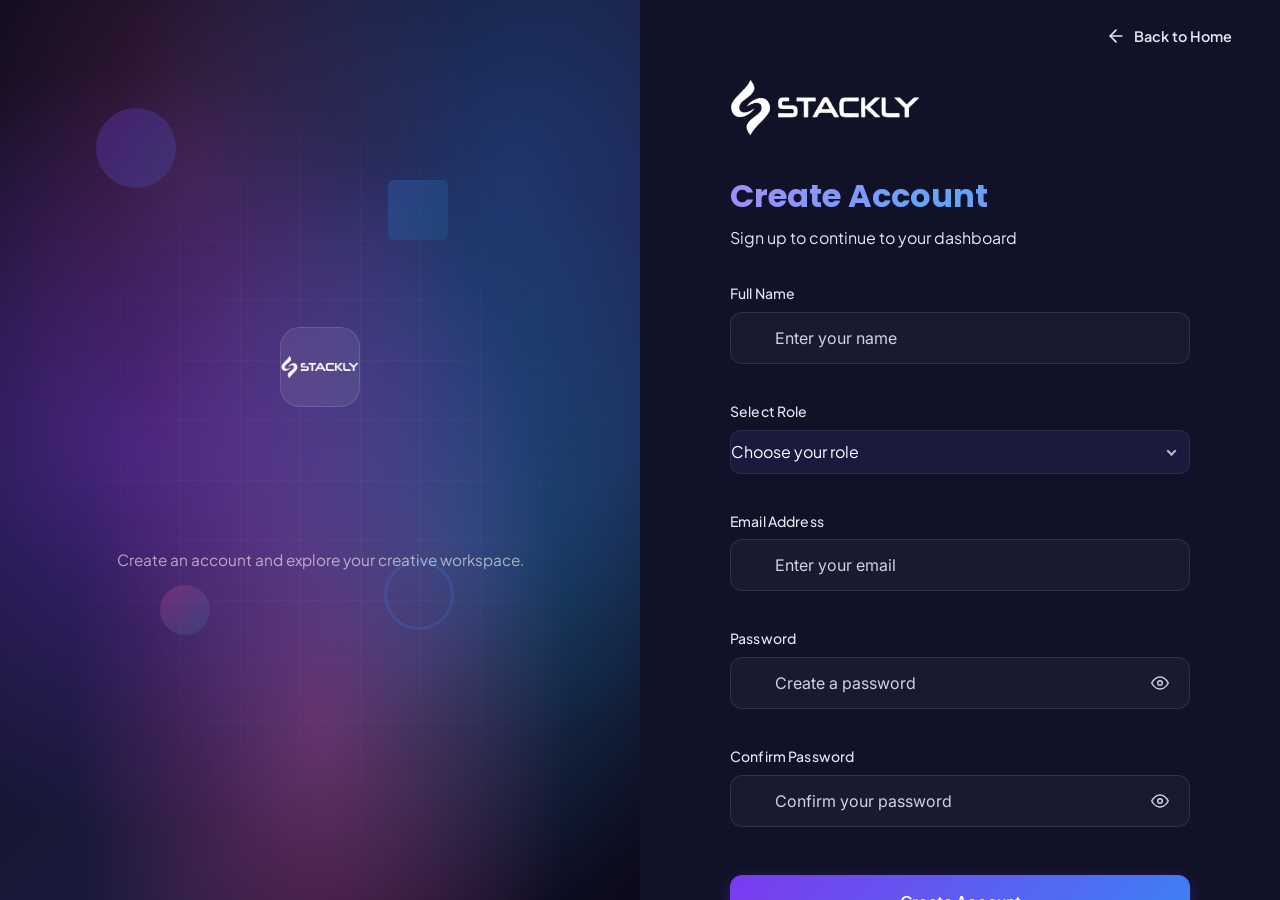
<file: signup.html>
<!DOCTYPE html>
<html lang="en" data-theme="dark">
<head>
    <meta charset="UTF-8">
    <meta name="viewport" content="width=device-width, initial-scale=1.0">
    <title>Create Account — Stackly</title>
    <meta name="description" content="Create your Stackly portfolio dashboard account.">
    <link rel="preconnect" href="https://fonts.googleapis.com">
    <link rel="preconnect" href="https://fonts.gstatic.com" crossorigin>
    <link href="https://fonts.googleapis.com/css2?family=Inter:wght@400;500;600;700&family=Poppins:wght@400;500;600;700;800&display=swap" rel="stylesheet">
    <link rel="stylesheet" href="css/style.css">
    <link rel="stylesheet" href="css/login.css">
    <link rel="stylesheet" href="css/signup.css">
</head>
<body class="login-page signup-page">
    <div class="login-container">
        <div class="login-left" aria-hidden="true">
            <div class="login-shapes"><div class="login-shape login-shape--circle login-shape--circle-1"></div><div class="login-shape login-shape--circle login-shape--circle-2"></div><div class="login-shape login-shape--square login-shape--square-1"></div><div class="login-shape login-shape--ring login-shape--ring-1"></div></div>
            <div class="login-left-content">
                <div class="login-brand-icon"><img src="images/Stackly_logo.png" alt="Stackly"></div>
                <h2 class="login-left-title">Start Your Design Journey</h2>
                <p class="login-left-subtitle">Create an account and explore your creative workspace.</p>
            </div>
        </div>
        <div class="login-right">
            <a href="index.html" class="login-back-link" aria-label="Back to home"><svg width="20" height="20" viewBox="0 0 24 24" fill="none" stroke="currentColor" stroke-width="2" stroke-linecap="round" stroke-linejoin="round"><path d="M19 12H5"/><polyline points="12 19 5 12 12 5"/></svg><span>Back to Home</span></a>
            <div class="login-form-wrapper">
                <a href="index.html" class="login-logo-link" aria-label="Stackly - Home"><div class="login-logo"><img src="images/Stackly_logo.png" class="login-brand-logo" alt="Stackly"></div></a>
                <h1 class="login-heading">Create Account</h1>
                <p class="login-subtitle">Sign up to continue to your dashboard</p>
                <form class="login-form" id="signupForm" novalidate>
                    <div class="login-input-group" id="nameGroup"><label class="login-input-label" for="name">Full Name</label><div class="login-input-wrapper"><input type="text" id="name" class="login-input" placeholder="Enter your name" autocomplete="name"><div class="login-input-border"></div></div><span class="login-error-message">Name is required</span></div>
                    <div class="login-input-group" id="signupRoleGroup"><label class="login-input-label" for="signupRole">Select Role</label><div class="login-input-wrapper"><select id="signupRole" class="login-input login-role-select" autocomplete="off"><option value="">Choose your role</option><option value="designer">UI/UX Designer</option><option value="client">Client</option><option value="admin">Admin</option></select><div class="login-input-border"></div></div><span class="login-error-message">Please select your role</span></div>
                    <div class="login-input-group" id="signupEmailGroup"><label class="login-input-label" for="signupEmail">Email Address</label><div class="login-input-wrapper"><input type="email" id="signupEmail" class="login-input" placeholder="Enter your email" autocomplete="email"><div class="login-input-border"></div></div><span class="login-error-message">Email is required</span></div>
                    <div class="login-input-group" id="signupPasswordGroup"><label class="login-input-label" for="signupPassword">Password</label><div class="login-input-wrapper"><input type="password" id="signupPassword" class="login-input" placeholder="Create a password" autocomplete="new-password"><div class="login-input-border"></div><button type="button" class="login-password-toggle" id="toggleSignupPassword" aria-label="Show password"><svg class="icon-eye" width="18" height="18" viewBox="0 0 24 24" fill="none" stroke="currentColor" stroke-width="2" stroke-linecap="round" stroke-linejoin="round"><path d="M1 12s4-8 11-8 11 8 11 8-4 8-11 8-11-8-11-8z"/><circle cx="12" cy="12" r="3"/></svg><svg class="icon-eye-off" width="18" height="18" viewBox="0 0 24 24" fill="none" stroke="currentColor" stroke-width="2" stroke-linecap="round" stroke-linejoin="round"><path d="M17.94 17.94A10.07 10.07 0 0112 20c-7 0-11-8-11-8a18.45 18.45 0 015.06-5.94M9.9 4.24A9.12 9.12 0 0112 4c7 0 11 8 11 8a18.5 18.5 0 01-2.16 3.19m-6.72-1.07a3 3 0 11-4.24-4.24"/><line x1="1" y1="1" x2="23" y2="23"/></svg></button></div><span class="login-error-message">Password is required</span></div>
                    <div class="login-input-group" id="confirmPasswordGroup"><label class="login-input-label" for="confirmPassword">Confirm Password</label><div class="login-input-wrapper"><input type="password" id="confirmPassword" class="login-input" placeholder="Confirm your password" autocomplete="new-password"><div class="login-input-border"></div><button type="button" class="login-password-toggle" id="toggleConfirmPassword" aria-label="Show password"><svg class="icon-eye" width="18" height="18" viewBox="0 0 24 24" fill="none" stroke="currentColor" stroke-width="2" stroke-linecap="round" stroke-linejoin="round"><path d="M1 12s4-8 11-8 11 8 11 8-4 8-11 8-11-8-11-8z"/><circle cx="12" cy="12" r="3"/></svg><svg class="icon-eye-off" width="18" height="18" viewBox="0 0 24 24" fill="none" stroke="currentColor" stroke-width="2" stroke-linecap="round" stroke-linejoin="round"><path d="M17.94 17.94A10.07 10.07 0 0112 20c-7 0-11-8-11-8a18.45 18.45 0 015.06-5.94M9.9 4.24A9.12 9.12 0 0112 4c7 0 11 8 11 8a18.5 18.5 0 01-2.16 3.19m-6.72-1.07a3 3 0 11-4.24-4.24"/><line x1="1" y1="1" x2="23" y2="23"/></svg></button></div><span class="login-error-message">Passwords must match</span></div>
                    <button type="submit" class="login-submit-btn" id="signupBtn"><span class="login-submit-btn-text">Create Account</span><span class="login-submit-btn-spinner"></span></button>
                </form>
                <div class="login-footer"><p class="login-footer-text">Already have an account? <a href="login.html" class="login-footer-link">Login</a></p></div>
            </div>
        </div>
    </div>
    <div class="login-toast-container" id="toastContainer" aria-live="polite"></div>
    <div class="login-success-overlay" id="successOverlay"><div class="login-success-checkmark"><svg viewBox="0 0 24 24" fill="none" stroke="currentColor" stroke-width="2.5" stroke-linecap="round" stroke-linejoin="round"><polyline points="20 6 9 17 4 12"/></svg></div></div>
    <script src="js/signup.js"></script>
    <script src="js/custom-select.js"></script>
</body>
</html>
</file>
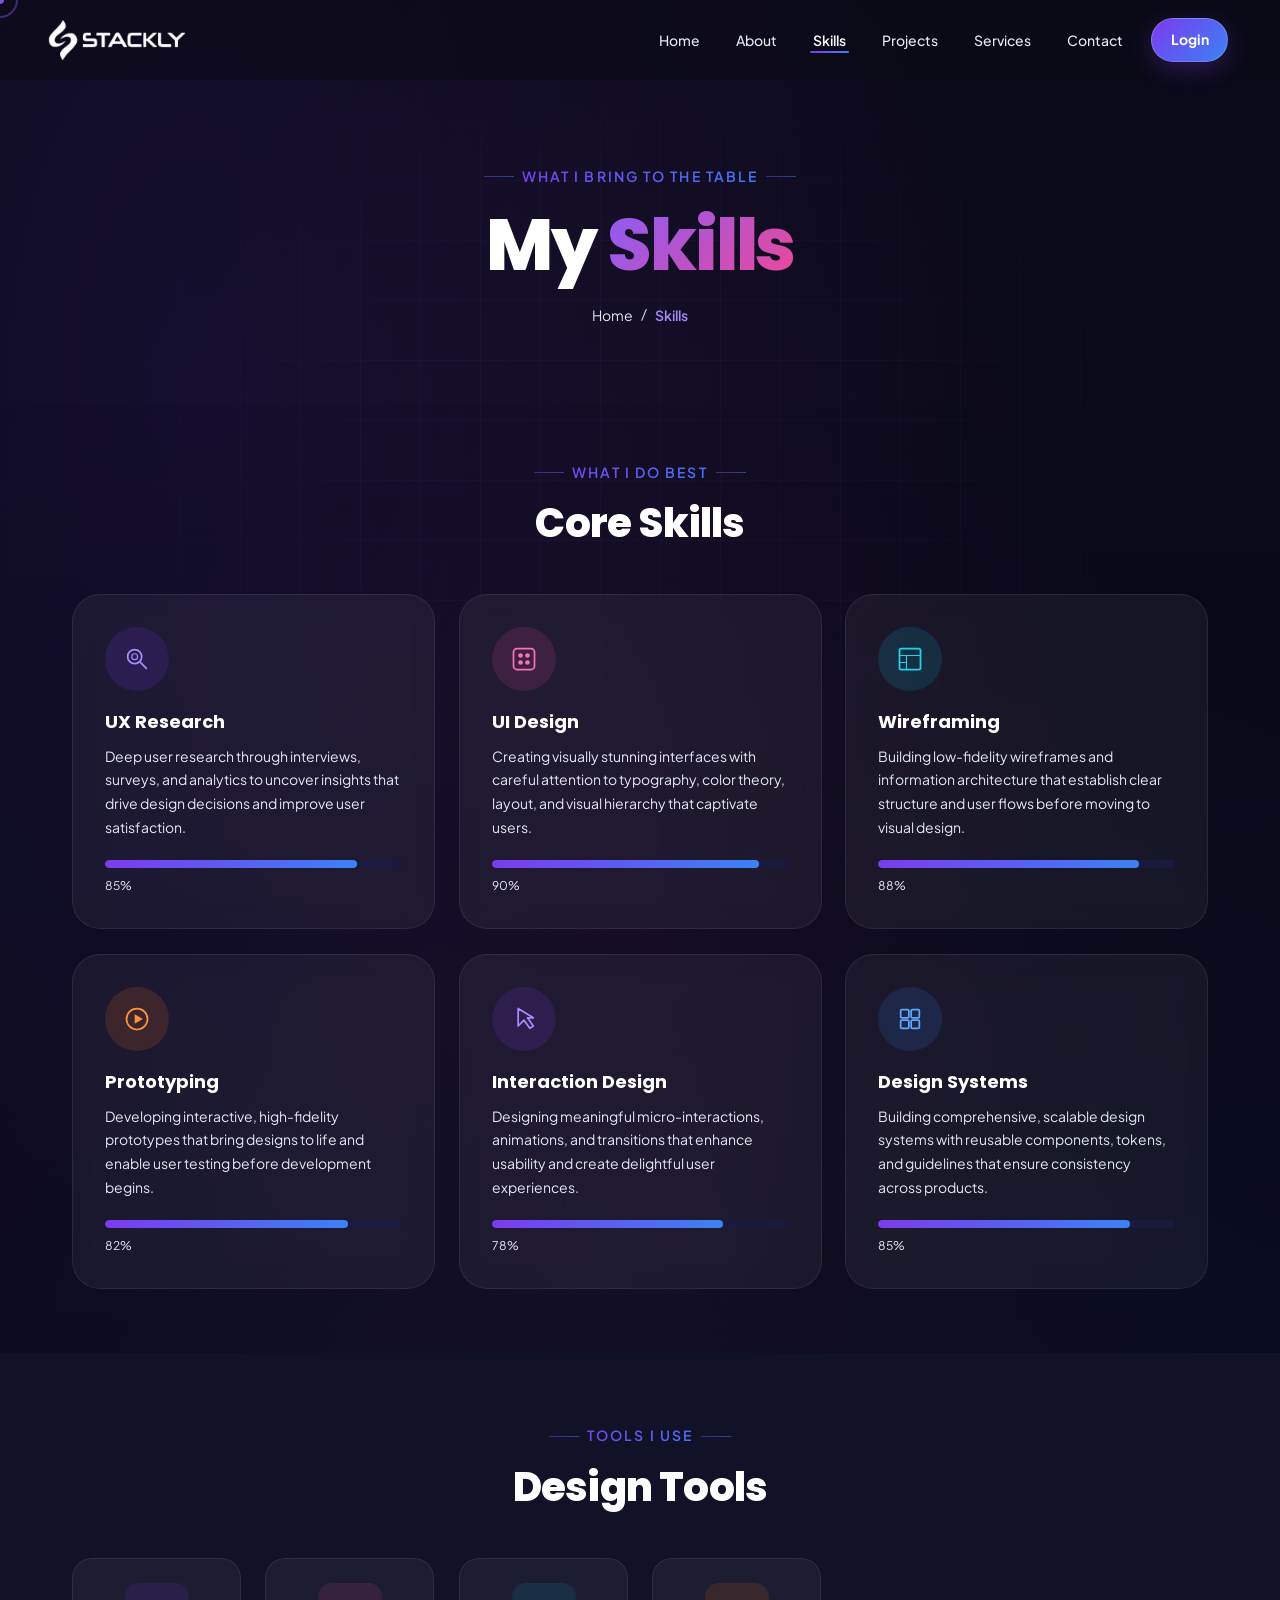
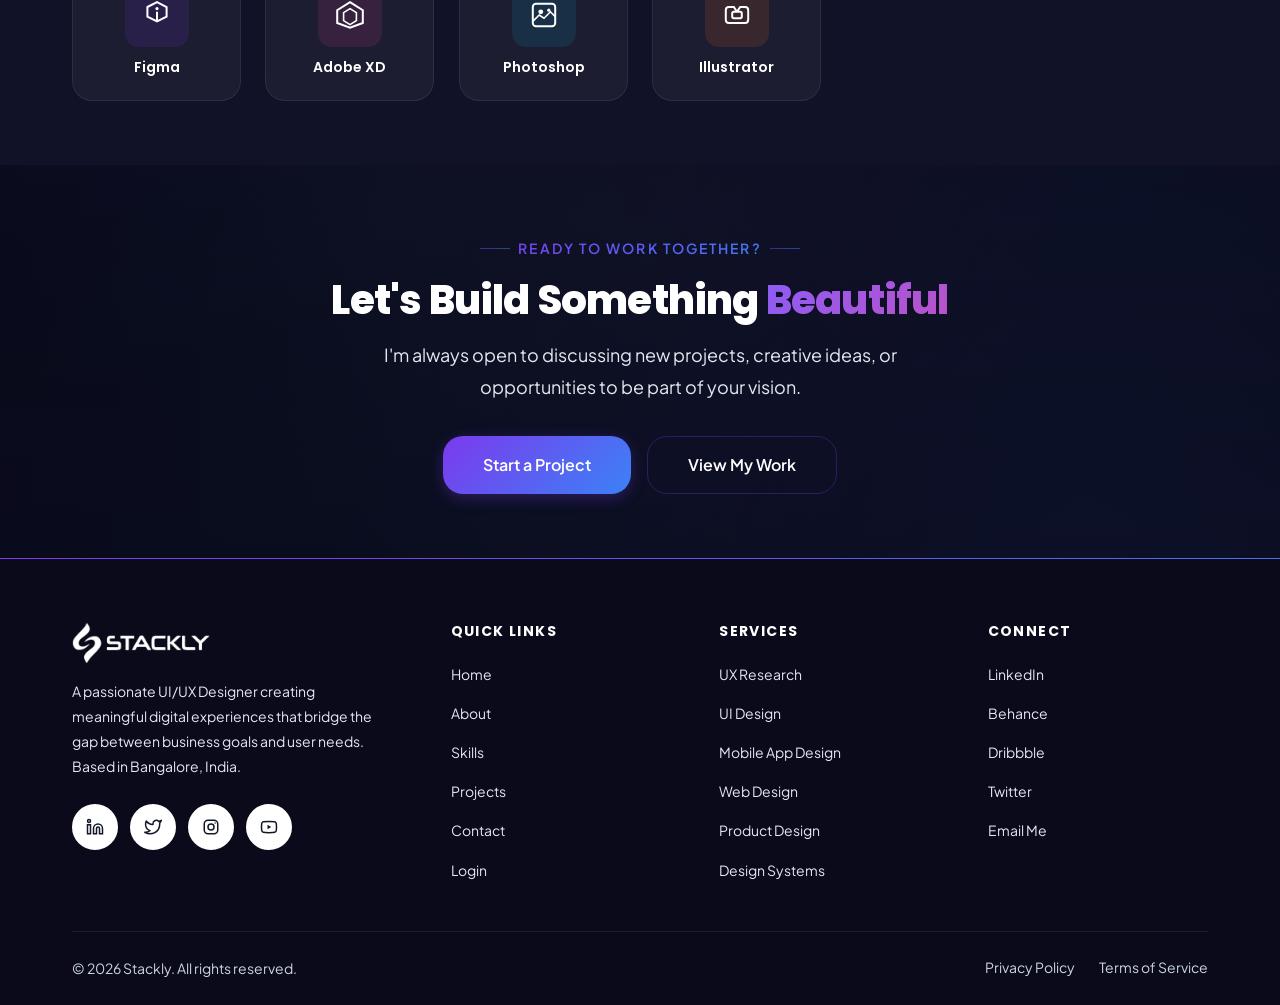
<file: skills.html>
<!DOCTYPE html>
<html lang="en" data-theme="dark">
<head>
    <meta charset="UTF-8">
    <meta name="viewport" content="width=device-width, initial-scale=1.0">
    <title>Skills — Stackly | UI/UX Designer</title>
    <meta name="description" content="Explore the design skills and tools of Arjun Mehta — UI/UX Designer specializing in research, prototyping, and product design.">
    <meta name="keywords" content="UI/UX Skills, Design Skills, Figma, Prototyping, UX Research, Bangalore">
    <meta name="author" content="Arjun Mehta">
    <meta name="theme-color" content="#0a0a0f">
    <link rel="preconnect" href="https://fonts.googleapis.com">
    <link rel="preconnect" href="https://fonts.gstatic.com" crossorigin>
    <link href="https://fonts.googleapis.com/css2?family=Inter:wght@400;500;600;700&family=Poppins:wght@400;500;600;700;800&family=Plus+Jakarta+Sans:wght@400;500;600;700;800&display=swap" rel="stylesheet">
    <link rel="stylesheet" href="css/style.css">
    <link rel="stylesheet" href="css/responsive.css">
</head>
<body>

    <!-- Animated Background -->
    <div class="animated-bg" aria-hidden="true">
        <div class="bg-blob blob-1"></div>
        <div class="bg-blob blob-2"></div>
        <div class="bg-blob blob-3"></div>
        <div class="floating-particles">
            <span class="particle"></span>
            <span class="particle"></span>
            <span class="particle"></span>
            <span class="particle"></span>
            <span class="particle"></span>
            <span class="particle"></span>
            <span class="particle"></span>
            <span class="particle"></span>
            <span class="particle"></span>
            <span class="particle"></span>
            <span class="particle"></span>
            <span class="particle"></span>
        </div>
        <div class="grid-pattern"></div>
    </div>

    <!-- Navigation -->
    <nav class="navbar" id="navbar" aria-label="Main Navigation">
        <div class="container nav-container">
            <a href="index.html" class="nav-logo" aria-label="Arjun Mehta - Home">
                <img src="images/Stackly_logo.png" class="site-logo" alt="Stackly">
            </a>
            <ul class="nav-menu" id="navMenu" role="menubar">
                <li role="none"><a href="index.html" class="nav-link" role="menuitem">Home</a></li>
                <li role="none"><a href="about.html" class="nav-link" role="menuitem">About</a></li>
                <li role="none"><a href="skills.html" class="nav-link active" role="menuitem">Skills</a></li>
                <li role="none"><a href="projects.html" class="nav-link" role="menuitem">Projects</a></li>
                <li role="none"><a href="services.html" class="nav-link" role="menuitem">Services</a></li>
                <li role="none"><a href="contact.html" class="nav-link" role="menuitem">Contact</a></li>
                <li role="none"><a href="login.html" class="nav-link" role="menuitem">Login</a></li>
                <li role="none"><a href="#" class="btn btn-primary nav-btn" role="menuitem" data-action="download-resume">Resume ↓</a></li>
            </ul>
            <button class="nav-toggle" id="navToggle" aria-label="Toggle navigation menu" aria-expanded="false" aria-controls="navMenu">
                <span></span>
                <span></span>
                <span></span>
            </button>
        </div>
    </nav>

    <!-- Hero Banner Section -->
    <section class="hero" style="min-height: 45vh; padding-top: calc(var(--navbar-height) + var(--space-16));">
        <div class="container" style="grid-template-columns: 1fr;">
            <div class="hero-content" style="text-align: center;">
                <p class="section-subtitle">What I Bring to the Table</p>
                <h1 class="hero-title" style="margin-bottom: var(--space-4);">My <span class="gradient-text">Skills</span></h1>
                <nav style="margin-top: var(--space-4);">
                    <ul style="display: inline-flex; align-items: center; gap: var(--space-2); list-style: none;">
                        <li><a href="index.html" style="font-size: var(--text-sm); color: var(--text-muted); transition: color var(--transition-fast);">Home</a></li>
                        <li style="color: var(--text-dim); font-size: var(--text-sm);">/</li>
                        <li><span style="font-size: var(--text-sm); color: var(--color-primary-light); font-weight: 600;">Skills</span></li>
                    </ul>
                </nav>
            </div>
        </div>
    </section>

    <!-- ============================================= -->
    <!-- SKILLS SECTION                                -->
    <!-- ============================================= -->
    <section class="section" style="padding-top: var(--space-12); padding-bottom: var(--space-16);">
        <div class="container" style="max-width: var(--container-max); margin: 0 auto;">
            <div class="section-header" style="text-align: center; margin-bottom: var(--space-12);">
                <span class="section-subtitle">What I Do Best</span>
                <h2 class="section-title">Core Skills</h2>
            </div>
            <div style="display: grid; grid-template-columns: repeat(auto-fill, minmax(280px, 1fr)); gap: var(--space-6);">

                <!-- Skill 1: UX Research -->
                <div class="skill-card" style="padding: var(--space-8); border-radius: var(--radius-2xl);">
                    <div class="skill-card-icon purple" style="width: 64px; height: 64px; border-radius: 50%;">
                        <svg width="28" height="28" viewBox="0 0 48 48" fill="none" aria-hidden="true">
                            <circle cx="20" cy="20" r="12" stroke="currentColor" stroke-width="3"/>
                            <line x1="29" y1="29" x2="40" y2="40" stroke="currentColor" stroke-width="3" stroke-linecap="round"/>
                            <circle cx="20" cy="20" r="5" stroke="currentColor" stroke-width="2"/>
                        </svg>
                    </div>
                    <h3 class="skill-card-title" style="margin-top: var(--space-4);">UX Research</h3>
                    <p class="skill-card-description">Deep user research through interviews, surveys, and analytics to uncover insights that drive design decisions and improve user satisfaction.</p>
                    <div style="margin-top: var(--space-4); background: var(--bg-tertiary); border-radius: var(--radius-full); height: 8px; overflow: hidden;">
                        <div style="height: 100%; width: 85%; background: var(--gradient-primary); border-radius: var(--radius-full);"></div>
                    </div>
                    <span style="font-size: var(--text-xs); color: var(--text-muted); margin-top: var(--space-2); display: block;">85%</span>
                </div>

                <!-- Skill 2: UI Design -->
                <div class="skill-card" style="padding: var(--space-8); border-radius: var(--radius-2xl);">
                    <div class="skill-card-icon pink" style="width: 64px; height: 64px; border-radius: 50%;">
                        <svg width="28" height="28" viewBox="0 0 48 48" fill="none" aria-hidden="true">
                            <rect x="6" y="6" width="36" height="36" rx="6" stroke="currentColor" stroke-width="3"/>
                            <circle cx="18" cy="18" r="4" fill="currentColor"/>
                            <circle cx="30" cy="18" r="4" fill="currentColor"/>
                            <circle cx="18" cy="30" r="4" fill="currentColor"/>
                            <circle cx="30" cy="30" r="4" fill="currentColor"/>
                        </svg>
                    </div>
                    <h3 class="skill-card-title" style="margin-top: var(--space-4);">UI Design</h3>
                    <p class="skill-card-description">Creating visually stunning interfaces with careful attention to typography, color theory, layout, and visual hierarchy that captivate users.</p>
                    <div style="margin-top: var(--space-4); background: var(--bg-tertiary); border-radius: var(--radius-full); height: 8px; overflow: hidden;">
                        <div style="height: 100%; width: 90%; background: var(--gradient-primary); border-radius: var(--radius-full);"></div>
                    </div>
                    <span style="font-size: var(--text-xs); color: var(--text-muted); margin-top: var(--space-2); display: block;">90%</span>
                </div>

                <!-- Skill 3: Wireframing -->
                <div class="skill-card" style="padding: var(--space-8); border-radius: var(--radius-2xl);">
                    <div class="skill-card-icon cyan" style="width: 64px; height: 64px; border-radius: 50%;">
                        <svg width="28" height="28" viewBox="0 0 48 48" fill="none" aria-hidden="true">
                            <rect x="6" y="6" width="36" height="36" rx="3" stroke="currentColor" stroke-width="3"/>
                            <line x1="6" y1="18" x2="42" y2="18" stroke="currentColor" stroke-width="2"/>
                            <line x1="18" y1="18" x2="18" y2="42" stroke="currentColor" stroke-width="2"/>
                            <line x1="6" y1="30" x2="18" y2="30" stroke="currentColor" stroke-width="2"/>
                        </svg>
                    </div>
                    <h3 class="skill-card-title" style="margin-top: var(--space-4);">Wireframing</h3>
                    <p class="skill-card-description">Building low-fidelity wireframes and information architecture that establish clear structure and user flows before moving to visual design.</p>
                    <div style="margin-top: var(--space-4); background: var(--bg-tertiary); border-radius: var(--radius-full); height: 8px; overflow: hidden;">
                        <div style="height: 100%; width: 88%; background: var(--gradient-primary); border-radius: var(--radius-full);"></div>
                    </div>
                    <span style="font-size: var(--text-xs); color: var(--text-muted); margin-top: var(--space-2); display: block;">88%</span>
                </div>

                <!-- Skill 4: Prototyping -->
                <div class="skill-card" style="padding: var(--space-8); border-radius: var(--radius-2xl);">
                    <div class="skill-card-icon orange" style="width: 64px; height: 64px; border-radius: 50%;">
                        <svg width="28" height="28" viewBox="0 0 48 48" fill="none" aria-hidden="true">
                            <circle cx="24" cy="24" r="18" stroke="currentColor" stroke-width="3"/>
                            <polygon points="20,16 34,24 20,32" fill="currentColor"/>
                        </svg>
                    </div>
                    <h3 class="skill-card-title" style="margin-top: var(--space-4);">Prototyping</h3>
                    <p class="skill-card-description">Developing interactive, high-fidelity prototypes that bring designs to life and enable user testing before development begins.</p>
                    <div style="margin-top: var(--space-4); background: var(--bg-tertiary); border-radius: var(--radius-full); height: 8px; overflow: hidden;">
                        <div style="height: 100%; width: 82%; background: var(--gradient-primary); border-radius: var(--radius-full);"></div>
                    </div>
                    <span style="font-size: var(--text-xs); color: var(--text-muted); margin-top: var(--space-2); display: block;">82%</span>
                </div>

                <!-- Skill 5: Interaction Design -->
                <div class="skill-card" style="padding: var(--space-8); border-radius: var(--radius-2xl);">
                    <div class="skill-card-icon purple" style="width: 64px; height: 64px; border-radius: 50%;">
                        <svg width="28" height="28" viewBox="0 0 48 48" fill="none" aria-hidden="true">
                            <path d="M14 6 L14 36 L24 26 L34 40 L40 36 L30 22 L40 22 Z" stroke="currentColor" stroke-width="3" stroke-linejoin="round"/>
                        </svg>
                    </div>
                    <h3 class="skill-card-title" style="margin-top: var(--space-4);">Interaction Design</h3>
                    <p class="skill-card-description">Designing meaningful micro-interactions, animations, and transitions that enhance usability and create delightful user experiences.</p>
                    <div style="margin-top: var(--space-4); background: var(--bg-tertiary); border-radius: var(--radius-full); height: 8px; overflow: hidden;">
                        <div style="height: 100%; width: 78%; background: var(--gradient-primary); border-radius: var(--radius-full);"></div>
                    </div>
                    <span style="font-size: var(--text-xs); color: var(--text-muted); margin-top: var(--space-2); display: block;">78%</span>
                </div>

                <!-- Skill 6: Design Systems -->
                <div class="skill-card" style="padding: var(--space-8); border-radius: var(--radius-2xl);">
                    <div class="skill-card-icon blue" style="width: 64px; height: 64px; border-radius: 50%;">
                        <svg width="28" height="28" viewBox="0 0 48 48" fill="none" aria-hidden="true">
                            <rect x="8" y="8" width="14" height="14" rx="2" stroke="currentColor" stroke-width="3"/>
                            <rect x="26" y="8" width="14" height="14" rx="2" stroke="currentColor" stroke-width="3"/>
                            <rect x="8" y="26" width="14" height="14" rx="2" stroke="currentColor" stroke-width="3"/>
                            <rect x="26" y="26" width="14" height="14" rx="2" stroke="currentColor" stroke-width="3"/>
                        </svg>
                    </div>
                    <h3 class="skill-card-title" style="margin-top: var(--space-4);">Design Systems</h3>
                    <p class="skill-card-description">Building comprehensive, scalable design systems with reusable components, tokens, and guidelines that ensure consistency across products.</p>
                    <div style="margin-top: var(--space-4); background: var(--bg-tertiary); border-radius: var(--radius-full); height: 8px; overflow: hidden;">
                        <div style="height: 100%; width: 85%; background: var(--gradient-primary); border-radius: var(--radius-full);"></div>
                    </div>
                    <span style="font-size: var(--text-xs); color: var(--text-muted); margin-top: var(--space-2); display: block;">85%</span>
                </div>

            </div>
        </div>
    </section>

    <!-- ============================================= -->
    <!-- DESIGN TOOLS SECTION                          -->
    <!-- ============================================= -->
    <section class="section" style="background: var(--bg-secondary); padding-top: var(--space-16); padding-bottom: var(--space-16);">
        <div class="container" style="max-width: var(--container-max); margin: 0 auto;">
            <div class="section-header" style="text-align: center; margin-bottom: var(--space-12);">
                <span class="section-subtitle">Tools I Use</span>
                <h2 class="section-title">Design Tools</h2>
            </div>
            <div style="display: grid; grid-template-columns: repeat(auto-fill, minmax(160px, 1fr)); gap: var(--space-6);">

                <div class="skill-card" style="padding: var(--space-6); border-radius: var(--radius-xl); text-align: center;">
                    <div style="width: 64px; height: 64px; margin: 0 auto var(--space-3); border-radius: var(--radius-lg); background: rgba(var(--color-primary-rgb), 0.12); display: flex; align-items: center; justify-content: center;">
                        <svg width="32" height="32" viewBox="0 0 40 40" fill="none" aria-hidden="true">
                            <path d="M8 10 L20 4 L32 10 L32 22 L20 28 L8 22 Z" stroke="currentColor" stroke-width="2.5"/>
                            <path d="M20 16 L20 28" stroke="currentColor" stroke-width="2.5"/>
                            <circle cx="20" cy="12" r="2" fill="currentColor"/>
                        </svg>
                    </div>
                    <h4 style="font-family: var(--font-heading); font-size: var(--text-sm); font-weight: 600;">Figma</h4>
                </div>

                <div class="skill-card" style="padding: var(--space-6); border-radius: var(--radius-xl); text-align: center;">
                    <div style="width: 64px; height: 64px; margin: 0 auto var(--space-3); border-radius: var(--radius-lg); background: rgba(var(--color-accent-pink-rgb), 0.12); display: flex; align-items: center; justify-content: center;">
                        <svg width="32" height="32" viewBox="0 0 40 40" fill="none" aria-hidden="true">
                            <polygon points="20,4 36,14 36,30 20,36 4,30 4,14" stroke="currentColor" stroke-width="2.5"/>
                            <polygon points="20,12 28,17 28,27 20,32 12,27 12,17" stroke="currentColor" stroke-width="2"/>
                        </svg>
                    </div>
                    <h4 style="font-family: var(--font-heading); font-size: var(--text-sm); font-weight: 600;">Adobe XD</h4>
                </div>

                <div class="skill-card" style="padding: var(--space-6); border-radius: var(--radius-xl); text-align: center;">
                    <div style="width: 64px; height: 64px; margin: 0 auto var(--space-3); border-radius: var(--radius-lg); background: rgba(var(--color-accent-cyan-rgb), 0.12); display: flex; align-items: center; justify-content: center;">
                        <svg width="32" height="32" viewBox="0 0 40 40" fill="none" aria-hidden="true">
                            <rect x="6" y="6" width="28" height="28" rx="4" stroke="currentColor" stroke-width="2.5"/>
                            <circle cx="16" cy="16" r="3" fill="currentColor"/>
                            <circle cx="26" cy="14" r="2" fill="currentColor"/>
                            <path d="M6 28 L14 20 L20 24 L28 16 L34 22" stroke="currentColor" stroke-width="2"/>
                        </svg>
                    </div>
                    <h4 style="font-family: var(--font-heading); font-size: var(--text-sm); font-weight: 600;">Photoshop</h4>
                </div>

                <div class="skill-card" style="padding: var(--space-6); border-radius: var(--radius-xl); text-align: center;">
                    <div style="width: 64px; height: 64px; margin: 0 auto var(--space-3); border-radius: var(--radius-lg); background: rgba(var(--color-accent-orange-rgb), 0.12); display: flex; align-items: center; justify-content: center;">
                        <svg width="32" height="32" viewBox="0 0 40 40" fill="none" aria-hidden="true">
                            <path d="M10 30 Q6 30 6 26 L6 14 Q6 10 10 10 L16 10 L20 16 L16 16 Q14 16 14 18 L14 22 Q14 24 16 24 L24 24 Q26 24 26 22 L26 18 Q26 16 24 16 L20 16 L24 10 L30 10 Q34 10 34 14 L34 26 Q34 30 30 30 Z" stroke="currentColor" stroke-width="2.5"/>
                        </svg>
                    </div>
                    <h4 style="font-family: var(--font-heading); font-size: var(--text-sm); font-weight: 600;">Illustrator</h4>
                </div>

                <div class="skill-card" style="padding: var(--space-6); border-radius: var(--radius-xl); text-align: center;">
                    <div style="width: 64px; height: 64px; margin: 0 auto var(--space-3); border-radius: var(--radius-lg); background: rgba(var(--color-primary-rgb), 0.12); display: flex; align-items: center; justify-content: center;">
                        <svg width="32" height="32" viewBox="0 0 40 40" fill="none" aria-hidden="true">
                            <path d="M10 10 L20 4 L30 10 L30 28 L20 34 L10 28 Z" stroke="currentColor" stroke-width="2.5"/>
                            <line x1="20" y1="4" x2="20" y2="34" stroke="currentColor" stroke-width="2"/>
                            <circle cx="20" cy="19" r="4" stroke="currentColor" stroke-width="2"/>
                        </svg>
                    </div>
                    <h4 style="font-family: var(--font-heading); font-size: var(--text-sm); font-weight: 600;">Framer</h4>
                </div>

                <div class="skill-card" style="padding: var(--space-6); border-radius: var(--radius-xl); text-align: center;">
                    <div style="width: 64px; height: 64px; margin: 0 auto var(--space-3); border-radius: var(--radius-lg); background: rgba(var(--color-accent-cyan-rgb), 0.12); display: flex; align-items: center; justify-content: center;">
                        <svg width="32" height="32" viewBox="0 0 40 40" fill="none" aria-hidden="true">
                            <circle cx="20" cy="20" r="14" stroke="currentColor" stroke-width="2.5"/>
                            <circle cx="14" cy="16" r="3" fill="currentColor"/>
                            <circle cx="26" cy="16" r="3" fill="currentColor"/>
                            <circle cx="20" cy="26" r="3" fill="currentColor"/>
                        </svg>
                    </div>
                    <h4 style="font-family: var(--font-heading); font-size: var(--text-sm); font-weight: 600;">Miro</h4>
                </div>

            </div>
        </div>
    </section>

    <!-- ============================================= -->
    <!-- CTA SECTION                                   -->
    <!-- ============================================= -->
    <section class="section" style="padding-top: var(--space-16); padding-bottom: var(--space-16);">
        <div class="container" style="max-width: var(--container-narrow); margin: 0 auto; text-align: center;">
            <div>
                <p class="section-subtitle">Ready to Work Together?</p>
                <h2 class="section-title" style="font-size: var(--text-4xl);">Let's Build Something <span class="gradient-text">Beautiful</span></h2>
                <p class="section-description" style="margin: var(--space-4) auto var(--space-8);">I'm always open to discussing new projects, creative ideas, or opportunities to be part of your vision.</p>
                <div style="display: flex; gap: var(--space-4); justify-content: center; flex-wrap: wrap;">
                    <a href="contact.html" class="btn btn-primary btn-lg">Start a Project</a>
                    <a href="projects.html" class="btn btn-secondary btn-lg">View My Work</a>
                </div>
            </div>
        </div>
    </section>

    <!-- ============================================= -->
    <!-- FOOTER                                        -->
    <!-- ============================================= -->
    <footer class="footer" role="contentinfo">
        <div class="container" style="max-width: var(--container-max); margin: 0 auto;">
            <div class="footer-grid">
                <div class="footer-brand">
                    <a href="index.html" class="footer-logo" aria-label="Stackly - Home">
                        <img src="images/Stackly_logo.png" class="site-logo" alt="Stackly">
                    </a>
                    <p class="footer-description">
                        A passionate UI/UX Designer creating meaningful digital experiences that
                        bridge the gap between business goals and user needs. Based in Bangalore, India.
                    </p>
                    <div class="footer-social">
                        <a href="https://linkedin.com/in/arjunmehta" class="social-link" aria-label="LinkedIn" target="_blank" rel="noopener noreferrer">
                            <svg width="20" height="20" viewBox="0 0 24 24" fill="none" aria-hidden="true">
                                <path d="M16 8a6 6 0 016 6v7h-4v-7a2 2 0 00-2-2 2 2 0 00-2 2v7h-4v-7a6 6 0 016-6z" stroke="currentColor" stroke-width="2"/>
                                <rect x="2" y="9" width="4" height="12" stroke="currentColor" stroke-width="2"/>
                                <circle cx="4" cy="4" r="2" stroke="currentColor" stroke-width="2"/>
                            </svg>
                        </a>
                        <a href="https://behance.net/arjunmehta" class="social-link" aria-label="Behance" target="_blank" rel="noopener noreferrer">
                            <svg width="20" height="20" viewBox="0 0 24 24" fill="none" aria-hidden="true">
                                <path d="M1 12.5h6.5c2.5 0 4-1.5 4-3.5s-1.5-3.5-4-3.5H1v10.5h7c2.5 0 4.5-1.5 4.5-4s-2-4-4.5-4" stroke="currentColor" stroke-width="2" stroke-linecap="round"/>
                                <path d="M15 13h7.5c1.5 0 2.5-1 2.5-2.5S24 8 22.5 8H15v5zm0 0v5.5h7c1.5 0 2.5-1 2.5-2.5S23.5 13 22 13" stroke="currentColor" stroke-width="2" stroke-linecap="round"/>
                                <line x1="15" y1="6" x2="23" y2="6" stroke="currentColor" stroke-width="2"/>
                            </svg>
                        </a>
                        <a href="https://dribbble.com/arjunmehta" class="social-link" aria-label="Dribbble" target="_blank" rel="noopener noreferrer">
                            <svg width="20" height="20" viewBox="0 0 24 24" fill="none" aria-hidden="true">
                                <circle cx="12" cy="12" r="10" stroke="currentColor" stroke-width="2"/>
                                <path d="M8.56 2.75c4.37 6.03 6.02 9.42 8.03 17.72" stroke="currentColor" stroke-width="2"/>
                                <path d="M19.13 5.09c-3.61 2.46-7.26 3.54-12.13 3.21" stroke="currentColor" stroke-width="2"/>
                                <path d="M2.34 14.6c5.39-.34 9.39-.56 14.66-3.72" stroke="currentColor" stroke-width="2"/>
                            </svg>
                        </a>
                        <a href="https://twitter.com/arjunmehta" class="social-link" aria-label="Twitter" target="_blank" rel="noopener noreferrer">
                            <svg width="20" height="20" viewBox="0 0 24 24" fill="none" aria-hidden="true">
                                <path d="M23 3a10.9 10.9 0 01-3.14 1.53 4.48 4.48 0 00-7.86 3v1A10.66 10.66 0 013 4s-4 9 5 13a11.64 11.64 0 01-7 2c9 5 20 0 20-11.5a4.5 4.5 0 00-.08-.83A7.72 7.72 0 0023 3z" stroke="currentColor" stroke-width="2" stroke-linejoin="round"/>
                            </svg>
                        </a>
                    </div>
                </div>
                <div class="footer-links">
                    <h4 class="footer-heading">Quick Links</h4>
                    <ul class="footer-list">
                        <li><a href="index.html">Home</a></li>
                        <li><a href="about.html">About</a></li>
                        <li><a href="skills.html">Skills</a></li>
                        <li><a href="projects.html">Projects</a></li>
                        <li><a href="contact.html">Contact</a></li>
                        <li><a href="login.html">Login</a></li>
                    </ul>
                </div>
                <div class="footer-links">
                    <h4 class="footer-heading">Services</h4>
                    <ul class="footer-list">
                        <li><a href="services.html">UX Research</a></li>
                        <li><a href="services.html">UI Design</a></li>
                        <li><a href="services.html">Mobile App Design</a></li>
                        <li><a href="services.html">Web Design</a></li>
                        <li><a href="services.html">Product Design</a></li>
                        <li><a href="services.html">Design Systems</a></li>
                    </ul>
                </div>
                <div class="footer-links">
                    <h4 class="footer-heading">Connect</h4>
                    <ul class="footer-list">
                        <li><a href="https://linkedin.com/in/arjunmehta" target="_blank" rel="noopener noreferrer">LinkedIn</a></li>
                        <li><a href="https://behance.net/arjunmehta" target="_blank" rel="noopener noreferrer">Behance</a></li>
                        <li><a href="https://dribbble.com/arjunmehta" target="_blank" rel="noopener noreferrer">Dribbble</a></li>
                        <li><a href="https://twitter.com/arjunmehta" target="_blank" rel="noopener noreferrer">Twitter</a></li>
                        <li><a href="mailto:arjun@designmail.com">Email Me</a></li>
                    </ul>
                </div>
            </div>
            <div class="footer-bottom">
                <p class="copyright">&copy; 2026 Stackly. All rights reserved.</p>
                <div class="footer-bottom-links">
                    <a href="#">Privacy Policy</a>
                    <a href="#">Terms of Service</a>
                </div>
            </div>
        </div>
    </footer>

    <!-- Scripts -->
    <script src="js/footer-icons.js"></script>
    <script src="js/script.js"></script>
    <script src="js/animations.js"></script>

</body>
</html>
</file>
<file: css/style.css>
/* ==========================================================================
   UI/UX DESIGNER PORTFOLIO - Main Stylesheet
   Premium Portfolio Website
   ========================================================================== */

/* --------------------------------------------------------------------------
   Google Fonts Import
   -------------------------------------------------------------------------- */
@import url('https://fonts.googleapis.com/css2?family=Inter:wght@400;500;600;700&family=Poppins:wght@400;500;600;700;800&family=Plus+Jakarta+Sans:wght@400;500;600;700;800&display=swap');

/* --------------------------------------------------------------------------
   CSS Custom Properties (Design System)
   -------------------------------------------------------------------------- */
:root {
  /* --- Colors --- */
  --color-primary: #7c3aed;
  --color-primary-light: #a78bfa;
  --color-primary-dark: #5b21b6;
  --color-primary-rgb: 124, 58, 237;

  --color-secondary: #3b82f6;
  --color-secondary-light: #60a5fa;
  --color-secondary-dark: #2563eb;
  --color-secondary-rgb: 59, 130, 246;

  --color-accent-pink: #ec4899;
  --color-accent-pink-light: #f472b6;
  --color-accent-pink-rgb: 236, 72, 153;

  --color-accent-cyan: #06b6d4;
  --color-accent-cyan-light: #22d3ee;
  --color-accent-cyan-rgb: 6, 182, 212;

  --color-accent-orange: #f97316;
  --color-accent-orange-light: #fb923c;
  --color-accent-orange-rgb: 249, 115, 22;

  --color-success: #10b981;
  --color-success-rgb: 16, 185, 129;
  --color-error: #ef4444;
  --color-error-rgb: 239, 68, 68;
  --color-warning: #f59e0b;
  --color-warning-rgb: 245, 158, 11;

  /* --- Background Colors --- */
  --bg-primary: #0a0a1a;
  --bg-secondary: #111127;
  --bg-tertiary: #1a1a3e;
  --bg-card: rgba(255, 255, 255, 0.03);
  --bg-card-hover: rgba(255, 255, 255, 0.06);
  --bg-glass: rgba(255, 255, 255, 0.05);
  --bg-glass-border: rgba(255, 255, 255, 0.08);

  /* --- Text Colors --- */
  --text-primary: #ffffff;
  --text-secondary: #e2e8f0;
  --text-muted: #94a3b8;
  --text-dim: #64748b;

  /* --- Fonts --- */
  --font-primary: 'Plus Jakarta Sans', 'Inter', sans-serif;
  --font-heading: 'Poppins', 'Plus Jakarta Sans', sans-serif;
  --font-body: 'Inter', 'Plus Jakarta Sans', sans-serif;
  --font-mono: 'JetBrains Mono', 'Fira Code', monospace;

  /* --- Font Sizes (Fluid) --- */
  --text-xs: clamp(0.7rem, 0.65rem + 0.25vw, 0.75rem);
  --text-sm: clamp(0.8rem, 0.75rem + 0.25vw, 0.875rem);
  --text-base: clamp(0.9rem, 0.85rem + 0.25vw, 1rem);
  --text-lg: clamp(1rem, 0.95rem + 0.3vw, 1.125rem);
  --text-xl: clamp(1.15rem, 1.05rem + 0.5vw, 1.25rem);
  --text-2xl: clamp(1.35rem, 1.15rem + 1vw, 1.5rem);
  --text-3xl: clamp(1.6rem, 1.3rem + 1.5vw, 1.875rem);
  --text-4xl: clamp(2rem, 1.5rem + 2.5vw, 2.5rem);
  --text-5xl: clamp(2.5rem, 1.8rem + 3.5vw, 3.5rem);
  --text-6xl: clamp(3rem, 2rem + 5vw, 4.5rem);

  /* --- Spacing --- */
  --space-1: 0.25rem;
  --space-2: 0.5rem;
  --space-3: 0.75rem;
  --space-4: 1rem;
  --space-5: 1.25rem;
  --space-6: 1.5rem;
  --space-8: 2rem;
  --space-10: 2.5rem;
  --space-12: 3rem;
  --space-16: 4rem;
  --space-20: 5rem;
  --space-24: 6rem;
  --space-32: 8rem;

  /* --- Border Radius --- */
  --radius-sm: 6px;
  --radius-md: 10px;
  --radius-lg: 14px;
  --radius-xl: 20px;
  --radius-2xl: 28px;
  --radius-full: 9999px;

  /* --- Transitions --- */
  --transition-fast: 150ms cubic-bezier(0.4, 0, 0.2, 1);
  --transition-base: 250ms cubic-bezier(0.4, 0, 0.2, 1);
  --transition-slow: 400ms cubic-bezier(0.4, 0, 0.2, 1);
  --transition-spring: 500ms cubic-bezier(0.34, 1.56, 0.64, 1);

  /* --- Z-Index Scale --- */
  --z-behind: -1;
  --z-base: 0;
  --z-dropdown: 100;
  --z-sticky: 200;
  --z-fixed: 300;
  --z-overlay: 400;
  --z-modal: 500;
  --z-toast: 600;
  --z-loading: 9999;

  /* --- Shadows --- */
  --shadow-sm: 0 1px 3px rgba(0, 0, 0, 0.3);
  --shadow-md: 0 4px 12px rgba(0, 0, 0, 0.4);
  --shadow-lg: 0 10px 30px rgba(0, 0, 0, 0.5);
  --shadow-xl: 0 20px 50px rgba(0, 0, 0, 0.6);
  --shadow-glow-primary: 0 0 20px rgba(var(--color-primary-rgb), 0.3),
    0 0 60px rgba(var(--color-primary-rgb), 0.1);
  --shadow-glow-secondary: 0 0 20px rgba(var(--color-secondary-rgb), 0.3),
    0 0 60px rgba(var(--color-secondary-rgb), 0.1);
  --shadow-glow-pink: 0 0 20px rgba(var(--color-accent-pink-rgb), 0.3),
    0 0 60px rgba(var(--color-accent-pink-rgb), 0.1);
  --shadow-glow-cyan: 0 0 20px rgba(var(--color-accent-cyan-rgb), 0.3),
    0 0 60px rgba(var(--color-accent-cyan-rgb), 0.1);

  /* --- Gradients --- */
  --gradient-primary: linear-gradient(135deg, var(--color-primary), var(--color-secondary));
  --gradient-accent: linear-gradient(135deg, var(--color-accent-pink), var(--color-primary));
  --gradient-warm: linear-gradient(135deg, var(--color-accent-orange), var(--color-accent-pink));
  --gradient-cool: linear-gradient(135deg, var(--color-secondary), var(--color-accent-cyan));
  --gradient-dark: linear-gradient(135deg, #0a0a1a, #111127, #1a1a3e);
  --gradient-card: linear-gradient(135deg, rgba(255, 255, 255, 0.05), rgba(255, 255, 255, 0.01));

  /* --- Layout --- */
  --container-max: 1200px;
  --container-narrow: 900px;
  --container-wide: 1400px;
  --navbar-height: 80px;
}

/* --------------------------------------------------------------------------
   Light Theme Variables
   -------------------------------------------------------------------------- */
[data-theme="light"] {
  --bg-primary: #f8f9fc;
  --bg-secondary: #ffffff;
  --bg-tertiary: #f1f5f9;
  --bg-card: rgba(0, 0, 0, 0.02);
  --bg-card-hover: rgba(0, 0, 0, 0.04);
  --bg-glass: rgba(255, 255, 255, 0.7);
  --bg-glass-border: rgba(0, 0, 0, 0.08);

  --text-primary: #0f172a;
  --text-secondary: #334155;
  --text-muted: #64748b;
  --text-dim: #94a3b8;

  --shadow-sm: 0 1px 3px rgba(0, 0, 0, 0.08);
  --shadow-md: 0 4px 12px rgba(0, 0, 0, 0.1);
  --shadow-lg: 0 10px 30px rgba(0, 0, 0, 0.12);
  --shadow-xl: 0 20px 50px rgba(0, 0, 0, 0.15);
  --shadow-glow-primary: 0 0 20px rgba(var(--color-primary-rgb), 0.15),
    0 0 60px rgba(var(--color-primary-rgb), 0.05);
}

/* --------------------------------------------------------------------------
   CSS Reset & Base Styles
   -------------------------------------------------------------------------- */
*,
*::before,
*::after {
  margin: 0;
  padding: 0;
  box-sizing: border-box;
}

html {
  scroll-behavior: smooth;
  -webkit-text-size-adjust: 100%;
  -moz-text-size-adjust: 100%;
  text-size-adjust: 100%;
  font-size: 16px;
  -webkit-font-smoothing: antialiased;
  -moz-osx-font-smoothing: grayscale;
  text-rendering: optimizeLegibility;
  overflow-x: hidden;
}

body {
  font-family: var(--font-primary);
  font-size: var(--text-base);
  font-weight: 400;
  line-height: 1.7;
  color: var(--text-primary);
  background-color: var(--bg-primary);
  background-image:
    radial-gradient(circle at 8% 12%, rgba(236, 72, 153, 0.28), transparent 28%),
    radial-gradient(circle at 92% 20%, rgba(6, 182, 212, 0.24), transparent 30%),
    radial-gradient(circle at 18% 86%, rgba(249, 115, 22, 0.2), transparent 26%),
    radial-gradient(circle at 82% 78%, rgba(124, 58, 237, 0.3), transparent 32%),
    linear-gradient(135deg, #09091d 0%, #15113a 42%, #0b2035 100%);
  overflow-x: hidden;
  min-height: 100vh;
}

/* Colorful glassmorphism treatment across the full page */
.section {
  background: linear-gradient(180deg, rgba(9, 9, 29, 0.08), rgba(9, 9, 29, 0.22));
}

.hero-image-wrapper,
.about-image-container {
  position: relative;
}

.hero-image {
  width: min(420px, 100%);
  aspect-ratio: 4 / 5;
  overflow: hidden;
  border-radius: var(--radius-2xl);
  border: 3px solid rgba(255, 255, 255, 0.2);
  box-shadow: 0 24px 80px rgba(124, 58, 237, 0.35), 0 12px 35px rgba(6, 182, 212, 0.2);
  background: var(--gradient-primary);
}

.hero-image img,
.about-image img {
  width: 100%;
  height: 100%;
  object-fit: cover;
}

.hero-image-ring {
  position: absolute;
  inset: -12px;
  border: 2px solid rgba(236, 72, 153, 0.55);
  border-radius: calc(var(--radius-2xl) + 10px);
  pointer-events: none;
  animation: ringPulse 4s ease-in-out infinite;
}

@keyframes ringPulse {
  50% { transform: scale(1.03); opacity: 0.55; }
}

.about-image {
  background: var(--gradient-accent);
}

/* Home page polish: align the markup used by the landing page */
.hero-description {
  max-width: 620px;
  font-size: var(--text-lg);
  color: var(--text-secondary);
  margin-bottom: var(--space-8);
}

.nav-toggle {
  display: none;
  align-items: center;
  justify-content: center;
  flex-direction: column;
  gap: 5px;
  width: 42px;
  height: 42px;
  border: 1px solid var(--bg-glass-border);
  border-radius: var(--radius-md);
  background: var(--bg-glass);
}

.hero-buttons {
  display: flex;
  flex-wrap: wrap;
  gap: var(--space-4);
}

.pulse-dot {
  width: 8px;
  height: 8px;
  flex: 0 0 auto;
  border-radius: 50%;
  background: var(--color-success);
  box-shadow: 0 0 0 5px rgba(var(--color-success-rgb), 0.16), 0 0 15px var(--color-success);
}

.hero-floating-card {
  position: absolute;
  z-index: 2;
  display: flex;
  align-items: center;
  gap: var(--space-2);
  padding: 0.7rem 1rem;
  color: var(--text-primary);
  font-size: var(--text-sm);
  font-weight: 600;
  white-space: nowrap;
  border: 1px solid rgba(255, 255, 255, 0.16);
  border-radius: var(--radius-full);
  background: rgba(15, 23, 42, 0.64);
  box-shadow: 0 12px 30px rgba(0, 0, 0, 0.24);
  backdrop-filter: blur(14px);
}

.hero-floating-card .floating-icon { font-size: 1rem; }
.hero-floating-card.floating-card-1 { top: 8%; right: -4%; animation: float1 6s ease-in-out infinite; }
.hero-floating-card.floating-card-2 { bottom: 22%; left: -8%; animation: float2 7s ease-in-out infinite; }
.hero-floating-card.floating-card-3 { top: 45%; right: -12%; animation: float3 8s ease-in-out infinite; }
.hero-floating-card.floating-card-4 { bottom: 8%; right: 12%; animation: float1 6.5s ease-in-out infinite; }
.hero-floating-card.floating-card-5 { top: 22%; left: -10%; animation: float2 7.5s ease-in-out infinite; }

.designer-card-art {
  position: relative;
  display: flex;
  flex-direction: column;
  justify-content: space-between;
  width: 100%;
  height: 100%;
  padding: clamp(1.5rem, 4vw, 2.5rem);
  overflow: hidden;
  color: #fff;
  background: linear-gradient(145deg, #26145f 0%, #71328f 46%, #ec4899 100%);
}

.designer-card-art::before,
.designer-card-art::after {
  content: '';
  position: absolute;
  border-radius: 50%;
  border: 1px solid rgba(255, 255, 255, 0.24);
}
.designer-card-art::before { width: 260px; height: 260px; top: 12%; right: -90px; }
.designer-card-art::after { width: 420px; height: 420px; bottom: -220px; left: -170px; }
.art-kicker { font-size: 0.68rem; letter-spacing: 0.2em; opacity: 0.72; }
.designer-card-art strong { position: relative; z-index: 1; margin-top: auto; font-size: clamp(5rem, 12vw, 9rem); line-height: 0.85; letter-spacing: -0.08em; }
.art-caption { position: relative; z-index: 1; margin-top: 1.2rem; font-size: var(--text-lg); line-height: 1.25; }
.art-window { position: absolute; right: 1.5rem; bottom: 1.5rem; width: 34%; height: 28%; padding: 0.7rem; border: 1px solid rgba(255,255,255,.28); border-radius: 12px; background: rgba(255,255,255,.12); transform: rotate(7deg); backdrop-filter: blur(8px); }
.art-window i { display: inline-block; width: 5px; height: 5px; margin-right: 3px; border-radius: 50%; background: rgba(255,255,255,.7); }
.art-window b, .art-window em { position: absolute; left: 0.7rem; right: 0.7rem; height: 8px; border-radius: 5px; background: rgba(255,255,255,.7); }
.art-window b { top: 42%; width: 55%; }
.art-window em { top: 62%; width: 75%; opacity: .45; }

.about-image-container { max-width: 420px; margin: 0 auto; }
.about-art { display: flex; flex-direction: column; justify-content: center; align-items: center; height: 100%; min-height: 420px; color: #fff; background: linear-gradient(145deg, #06b6d4, #2563eb 52%, #7c3aed); }
.about-art span { font-size: clamp(5rem, 12vw, 8rem); font-weight: 800; line-height: 1; letter-spacing: -0.08em; }
.about-art small { margin-top: 1rem; letter-spacing: .25em; opacity: .8; }

@media (max-width: 768px) {
  .nav-toggle {
    display: flex;
  }

  .nav-menu.active {
    display: flex;
  }

  .nav-toggle span {
    display: block;
    width: 24px;
    height: 2px;
    border-radius: 99px;
    background: var(--text-primary);
    transition: transform var(--transition-base), opacity var(--transition-fast);
  }

  .nav-toggle.open span:nth-child(1) { transform: translateY(7px) rotate(45deg); }
  .nav-toggle.open span:nth-child(2) { opacity: 0; }
  .nav-toggle.open span:nth-child(3) { transform: translateY(-7px) rotate(-45deg); }

  .nav-toggle { position: relative; z-index: 1002; }
  .nav-toggle.open span:nth-child(1) { transform: translateY(7px) rotate(45deg) !important; }
  .nav-toggle.open span:nth-child(2) { opacity: 0 !important; }
  .nav-toggle.open span:nth-child(3) { transform: translateY(-7px) rotate(-45deg) !important; }

  .hero-floating-card { display: none; }
  .hero-buttons { justify-content: center; }
  .hero-description { margin-left: auto; margin-right: auto; }
}

/* Cross-page responsive safeguards for pages with inline layouts. */
html,
body {
  max-width: 100%;
  overflow-x: hidden;
}

img,
video,
iframe,
svg {
  max-width: 100%;
}

.container,
.page-container,
.content-container {
  width: min(100% - 2rem, var(--container-max, 1200px));
  margin-left: auto;
  margin-right: auto;
}

.contact-layout-grid,
.stats-row-grid {
  min-width: 0;
}

@media (max-width: 1024px) {
  .footer-grid {
    grid-template-columns: repeat(2, minmax(0, 1fr)) !important;
  }

  .contact-layout-grid {
    grid-template-columns: 1fr !important;
  }
}

@media (max-width: 768px) {
  .container,
  .page-container,
  .content-container {
    width: min(100% - 1.5rem, var(--container-max, 1200px));
  }

  .hero-content h1,
  .page-hero h1 {
    font-size: clamp(2rem, 8vw, 3rem) !important;
    line-height: 1.15;
  }

  .stats-row-grid,
  .form-row-contact {
    grid-template-columns: 1fr !important;
  }

  .btn-group,
  .cta-actions {
    flex-wrap: wrap;
  }

  .btn-group .btn,
  .cta-actions .btn {
    max-width: 100%;
  }

  .footer-grid {
    grid-template-columns: 1fr !important;
  }
}

@media (max-width: 480px) {
  .container,
  .page-container,
  .content-container {
    width: min(100% - 1rem, var(--container-max, 1200px));
  }

  .section,
  section {
    scroll-margin-top: var(--navbar-height, 72px);
  }

  .footer {
    padding-left: .75rem !important;
    padding-right: .75rem !important;
  }

  .footer-bottom-links {
    flex-wrap: wrap !important;
    gap: .75rem !important;
  }
}

/* Login is the primary account action in every main navbar. */
.nav-menu > li > a[href="login.html"] {
  display: inline-flex !important;
  align-items: center;
  justify-content: center;
  margin-left: var(--space-2);
  padding: .6rem 1.15rem !important;
  border: 1px solid rgba(255, 255, 255, .2);
  border-radius: 999px !important;
  background: var(--gradient-primary) !important;
  color: #fff !important;
  font-weight: 700;
  box-shadow: 0 8px 24px rgba(124, 58, 237, .28);
  transition: transform .2s ease, box-shadow .2s ease, filter .2s ease;
}

.nav-menu > li > a[href="login.html"]::after {
  display: none !important;
}

.nav-menu > li > a[href="login.html"]:hover {
  color: #fff !important;
  transform: translateY(-2px);
  filter: brightness(1.08);
  box-shadow: 0 12px 30px rgba(124, 58, 237, .4);
}

@media (max-width: 768px) {
  .nav-menu > li > a[href="login.html"] {
    width: min(220px, 80%);
    margin-left: 0;
  }
}

img,
svg {
  display: block;
  max-width: 100%;
  height: auto;
}

a {
  text-decoration: none;
  color: inherit;
  transition: color var(--transition-fast);
}

button {
  border: none;
  background: none;
  cursor: pointer;
  font-family: inherit;
  font-size: inherit;
  color: inherit;
}

ul,
ol {
  list-style: none;
}

input,
textarea,
select {
  font-family: inherit;
  font-size: inherit;
  color: inherit;
  border: none;
  outline: none;
  background: none;
}

h1, h2, h3, h4, h5, h6 {
  font-family: var(--font-heading);
  font-weight: 700;
  line-height: 1.2;
  color: var(--text-primary);
}

p {
  color: var(--text-secondary);
  line-height: 1.8;
}

::selection {
  background: rgba(var(--color-primary-rgb), 0.3);
  color: var(--text-primary);
}

::-moz-selection {
  background: rgba(var(--color-primary-rgb), 0.3);
  color: var(--text-primary);
}

/* --------------------------------------------------------------------------
   Custom Scrollbar
   -------------------------------------------------------------------------- */
::-webkit-scrollbar {
  width: 8px;
  height: 8px;
}

::-webkit-scrollbar-track {
  background: var(--bg-primary);
}

::-webkit-scrollbar-thumb {
  background: linear-gradient(180deg, var(--color-primary), var(--color-secondary));
  border-radius: var(--radius-full);
  border: 2px solid var(--bg-primary);
}

::-webkit-scrollbar-thumb:hover {
  background: linear-gradient(180deg, var(--color-primary-light), var(--color-secondary-light));
}

* {
  scrollbar-width: thin;
  scrollbar-color: var(--color-primary) var(--bg-primary);
}

/* ==========================================================================
   1. LOADING SCREEN
   ========================================================================== */
.loading-screen {
  position: fixed;
  top: 0;
  left: 0;
  width: 100%;
  height: 100%;
  background: var(--bg-primary);
  background-image: var(--gradient-dark);
  display: flex;
  flex-direction: column;
  align-items: center;
  justify-content: center;
  z-index: var(--z-loading);
  transition: opacity 0.6s ease, visibility 0.6s ease;
}

.loading-screen.loaded {
  opacity: 0;
  visibility: hidden;
  pointer-events: none;
}

.loading-spinner {
  width: 60px;
  height: 60px;
  border-radius: 50%;
  border: 3px solid rgba(var(--color-primary-rgb), 0.15);
  border-top-color: var(--color-primary);
  animation: spin 0.8s linear infinite;
  position: relative;
}

.loading-spinner::after {
  content: '';
  position: absolute;
  top: 50%;
  left: 50%;
  width: 30px;
  height: 30px;
  border-radius: 50%;
  border: 3px solid rgba(var(--color-secondary-rgb), 0.15);
  border-top-color: var(--color-secondary);
  animation: spin 1.2s linear infinite reverse;
  transform: translate(-50%, -50%);
}

.loading-pulse {
  width: 80px;
  height: 80px;
  border-radius: 50%;
  background: var(--gradient-primary);
  opacity: 0.3;
  animation: pulse 1.5s ease-in-out infinite;
  position: absolute;
}

.loading-text {
  margin-top: var(--space-8);
  font-family: var(--font-heading);
  font-size: var(--text-sm);
  font-weight: 600;
  letter-spacing: 0.2em;
  text-transform: uppercase;
  background: var(--gradient-primary);
  -webkit-background-clip: text;
  background-clip: text;
  -webkit-text-fill-color: transparent;
  animation: fadeInOut 2s ease-in-out infinite;
}

.loading-bar {
  width: 200px;
  height: 3px;
  background: rgba(var(--color-primary-rgb), 0.1);
  border-radius: var(--radius-full);
  margin-top: var(--space-6);
  overflow: hidden;
}

.loading-bar-inner {
  width: 40%;
  height: 100%;
  background: var(--gradient-primary);
  border-radius: var(--radius-full);
  animation: loadingBar 1.5s ease-in-out infinite;
}

@keyframes spin {
  to {
    transform: rotate(360deg);
  }
}

@keyframes pulse {
  0%, 100% {
    transform: scale(0.8);
    opacity: 0.2;
  }
  50% {
    transform: scale(1.2);
    opacity: 0.4;
  }
}

@keyframes fadeInOut {
  0%, 100% {
    opacity: 0.5;
  }
  50% {
    opacity: 1;
  }
}

@keyframes loadingBar {
  0% {
    transform: translateX(-100%);
  }
  50% {
    transform: translateX(150%);
  }
  100% {
    transform: translateX(-100%);
  }
}

/* ==========================================================================
   2. NAVIGATION / NAVBAR
   ========================================================================== */
.navbar {
  position: fixed;
  top: 0;
  left: 0;
  width: 100%;
  height: var(--navbar-height);
  display: flex;
  align-items: center;
  justify-content: space-between;
  padding: 0 var(--space-8);
  z-index: var(--z-fixed);
  transition: background var(--transition-slow), box-shadow var(--transition-slow),
    backdrop-filter var(--transition-slow);
}

.navbar.scrolled {
  background: rgba(10, 10, 26, 0.8);
  backdrop-filter: blur(20px);
  -webkit-backdrop-filter: blur(20px);
  box-shadow: 0 1px 0 var(--bg-glass-border),
    0 4px 20px rgba(0, 0, 0, 0.3);
}

[data-theme="light"] .navbar.scrolled {
  background: rgba(248, 249, 252, 0.85);
  box-shadow: 0 1px 0 var(--bg-glass-border),
    0 4px 20px rgba(0, 0, 0, 0.06);
}

.navbar .container {
  width: 100%;
  max-width: var(--container-wide);
  margin: 0 auto;
  display: flex;
  align-items: center;
  justify-content: space-between;
}

.nav-logo {
  font-family: var(--font-heading);
  font-size: var(--text-xl);
  font-weight: 800;
  letter-spacing: -0.02em;
  background: var(--gradient-primary);
  -webkit-background-clip: text;
  background-clip: text;
  -webkit-text-fill-color: transparent;
  position: relative;
  z-index: var(--z-fixed);
  transition: transform var(--transition-base);
}

.nav-logo:hover {
  transform: scale(1.03);
}

/* Stackly brand logo used in the navbar and footer. */
.site-logo {
  width: 92px;
  height: 27px;
  display: block;
  object-fit: contain;
  object-position: left center;
  background: transparent;
}

/* Consistent white frame for every Stackly logo placement. */
.site-logo,
.dashboard-brand-logo,
.login-brand-logo,
.login-brand-icon img,
.login-logo-mark img,
.not-found-logo img {
  box-sizing: border-box;
  border: 0;
  border-radius: 0;
  filter: brightness(0) invert(1) !important;
}

/* Custom select dropdowns */
.custom-select { position: relative; width: 100%; min-width: 0; }
.custom-select-native { position: absolute !important; width: 1px !important; height: 1px !important; opacity: 0 !important; pointer-events: none !important; }
.custom-select-button { position: relative; display: flex; align-items: center; justify-content: space-between; width: 100%; min-height: 44px; padding: .75rem 2.5rem .75rem .9rem; border: 1px solid var(--bg-glass-border, rgba(148,163,184,.2)); border-radius: 10px; background: var(--bg-tertiary, #1a1a3e); color: var(--text-primary, #fff); font: inherit; text-align: left; cursor: pointer; }
.custom-select-button::after { content: ''; position: absolute; right: 14px; top: 50%; width: 7px; height: 7px; border-right: 2px solid currentColor; border-bottom: 2px solid currentColor; transform: translateY(-65%) rotate(45deg); opacity: .7; }
.custom-select.is-open .custom-select-button { border-color: var(--color-primary, #7c3aed); box-shadow: 0 0 0 3px rgba(124,58,237,.14); }
.custom-select.is-open .custom-select-button::after { transform: translateY(-25%) rotate(225deg); }
.custom-select-menu { position: absolute; top: calc(100% + 6px); left: 0; z-index: 10050; display: none; max-height: 280px; overflow-y: auto; padding: 6px; border: 1px solid var(--bg-glass-border, rgba(148,163,184,.2)); border-radius: 10px; background: var(--bg-secondary, #111127); box-shadow: 0 18px 45px rgba(0,0,0,.35); }
.custom-select-menu.is-visible { display: block; }
.custom-select-option { display: block; width: 100%; padding: 10px 12px; border: 0; border-radius: 7px; background: transparent; color: var(--text-secondary, #e2e8f0); font: inherit; font-size: .9rem; text-align: left; cursor: pointer; }
.custom-select-option:hover, .custom-select-option.is-selected { background: rgba(124,58,237,.18); color: var(--text-primary, #fff); }
[data-theme="light"] .custom-select-button { background: #fff; }
[data-theme="light"] .custom-select-menu { background: #fff; border-color: rgba(15,23,42,.12); }
[data-theme="light"] .custom-select-option { color: #334155; }
[data-theme="light"] .custom-select-option:hover, [data-theme="light"] .custom-select-option.is-selected { background: #eef2ff; color: #0f172a; }

.nav-logo .site-logo,
.footer-logo .site-logo {
  width: 140px;
  height: 40px;
}

@media (max-width: 600px) {
  .nav-logo .site-logo,
  .footer-logo .site-logo {
    width: 120px;
    height: 34px;
  }
}

.nav-logo span {
  background: var(--gradient-accent);
  -webkit-background-clip: text;
  background-clip: text;
  -webkit-text-fill-color: transparent;
}

.nav-menu {
  display: flex;
  align-items: center;
  gap: var(--space-1);
  margin-left: auto;
}

/* Resume CTA removed from the primary navigation */
.nav-menu [data-action="download-resume"] {
  display: none;
}

.nav-link {
  font-family: var(--font-primary);
  font-size: var(--text-sm);
  font-weight: 500;
  color: var(--text-muted);
  padding: var(--space-2) var(--space-4);
  border-radius: var(--radius-md);
  position: relative;
  transition: color var(--transition-fast), background var(--transition-fast);
  white-space: nowrap;
}

.nav-link::after {
  content: '';
  position: absolute;
  bottom: 4px;
  left: 50%;
  width: 0;
  height: 2px;
  background: var(--gradient-primary);
  border-radius: var(--radius-full);
  transition: width var(--transition-base), left var(--transition-base);
}

.nav-link:hover,
.nav-link.active {
  color: var(--text-primary);
}

.nav-link:hover::after,
.nav-link.active::after {
  width: 60%;
  left: 20%;
}

.nav-link.active {
  font-weight: 600;
}

.nav-cta {
  margin-left: var(--space-4);
}

.nav-cta .btn {
  padding: var(--space-2) var(--space-6);
  font-size: var(--text-sm);
}

/* Hamburger */
.hamburger {
  display: none;
  flex-direction: column;
  justify-content: center;
  align-items: center;
  width: 40px;
  height: 40px;
  cursor: pointer;
  z-index: var(--z-fixed);
  padding: var(--space-2);
}

.hamburger-bar {
  width: 24px;
  height: 2px;
  background: var(--text-primary);
  border-radius: var(--radius-full);
  transition: transform var(--transition-base), opacity var(--transition-fast);
  transform-origin: center;
}

.hamburger-bar:nth-child(1) {
  transform: translateY(-7px);
}

.hamburger-bar:nth-child(2) {
  opacity: 1;
}

.hamburger-bar:nth-child(3) {
  transform: translateY(7px);
}

.hamburger.active .hamburger-bar:nth-child(1) {
  transform: rotate(45deg);
}

.hamburger.active .hamburger-bar:nth-child(2) {
  opacity: 0;
}

.hamburger.active .hamburger-bar:nth-child(3) {
  transform: rotate(-45deg);
}

/* Mobile Nav Overlay */
.nav-mobile-overlay {
  position: fixed;
  top: 0;
  left: 0;
  width: 100%;
  height: 100%;
  background: rgba(10, 10, 26, 0.95);
  backdrop-filter: blur(20px);
  -webkit-backdrop-filter: blur(20px);
  z-index: var(--z-overlay);
  display: flex;
  flex-direction: column;
  align-items: center;
  justify-content: center;
  gap: var(--space-8);
  opacity: 0;
  visibility: hidden;
  transition: opacity var(--transition-slow), visibility var(--transition-slow);
}

.nav-mobile-overlay.active {
  opacity: 1;
  visibility: visible;
}

.nav-mobile-overlay .nav-link {
  font-size: var(--text-2xl);
  font-weight: 600;
  color: var(--text-primary);
  padding: var(--space-3) var(--space-6);
}

.nav-mobile-overlay .nav-link::after {
  display: none;
}

/* ==========================================================================
   3. HERO SECTION
   ========================================================================== */
.hero {
  min-height: 100vh;
  display: flex;
  align-items: center;
  position: relative;
  padding: var(--space-32) var(--space-8) var(--space-16);
  overflow: hidden;
}

.hero .container {
  width: 100%;
  max-width: var(--container-wide);
  margin: 0 auto;
  display: grid;
  grid-template-columns: 1fr 1fr;
  gap: var(--space-16);
  align-items: center;
}

.hero-content {
  position: relative;
  z-index: 1;
}

.hero-badge {
  display: inline-flex;
  align-items: center;
  gap: var(--space-3);
  padding: var(--space-2) var(--space-5);
  background: var(--bg-glass);
  border: 1px solid var(--bg-glass-border);
  border-radius: var(--radius-full);
  font-size: var(--text-sm);
  font-weight: 500;
  color: var(--text-secondary);
  margin-bottom: var(--space-8);
  position: relative;
}

.hero-badge::before {
  content: '';
  position: absolute;
  inset: -1px;
  border-radius: var(--radius-full);
  padding: 1px;
  background: var(--gradient-primary);
  -webkit-mask: linear-gradient(#fff 0 0) content-box, linear-gradient(#fff 0 0);
  -webkit-mask-composite: xor;
  mask-composite: exclude;
  pointer-events: none;
}

.hero-badge-dot {
  width: 8px;
  height: 8px;
  border-radius: 50%;
  background: var(--color-success);
  position: relative;
}

.hero-badge-dot::after {
  content: '';
  position: absolute;
  inset: -3px;
  border-radius: 50%;
  background: var(--color-success);
  opacity: 0.3;
  animation: badgePulse 2s ease-in-out infinite;
}

@keyframes badgePulse {
  0%, 100% {
    transform: scale(1);
    opacity: 0.3;
  }
  50% {
    transform: scale(1.8);
    opacity: 0;
  }
}

.hero-title {
  font-size: var(--text-6xl);
  font-weight: 800;
  line-height: 1.1;
  letter-spacing: -0.03em;
  margin-bottom: var(--space-6);
}

.hero-title .gradient-text {
  background: var(--gradient-primary);
  -webkit-background-clip: text;
  background-clip: text;
  -webkit-text-fill-color: transparent;
}

.hero-title .gradient-text-pink {
  background: var(--gradient-accent);
  -webkit-background-clip: text;
  background-clip: text;
  -webkit-text-fill-color: transparent;
}

.hero-description {
  font-size: var(--text-lg);
  color: var(--text-muted);
  max-width: 520px;
  margin-bottom: var(--space-10);
  line-height: 1.8;
}

.hero-actions {
  display: flex;
  align-items: center;
  gap: var(--space-4);
  flex-wrap: wrap;
}

.hero-stats {
  display: flex;
  gap: var(--space-10);
  margin-top: var(--space-12);
  padding-top: var(--space-8);
  border-top: 1px solid var(--bg-glass-border);
}

.hero-stat-value {
  font-family: var(--font-heading);
  font-size: var(--text-3xl);
  font-weight: 800;
  background: var(--gradient-primary);
  -webkit-background-clip: text;
  background-clip: text;
  -webkit-text-fill-color: transparent;
}

.hero-stat-label {
  font-size: var(--text-sm);
  color: var(--text-muted);
  margin-top: var(--space-1);
}

/* Hero Image */
.hero-visual {
  position: relative;
  display: flex;
  align-items: center;
  justify-content: center;
  z-index: 1;
}

.hero-image-container {
  position: relative;
  width: 420px;
  height: 420px;
  border-radius: var(--radius-2xl);
  overflow: hidden;
}

.hero-image-glow {
  position: absolute;
  inset: -2px;
  border-radius: var(--radius-2xl);
  background: var(--gradient-primary);
  opacity: 0.5;
  filter: blur(20px);
  z-index: var(--z-behind);
  animation: glowPulse 4s ease-in-out infinite;
}

@keyframes glowPulse {
  0%, 100% {
    opacity: 0.3;
    filter: blur(20px);
  }
  50% {
    opacity: 0.6;
    filter: blur(30px);
  }
}

.hero-image-rotating-border {
  position: absolute;
  inset: -3px;
  border-radius: var(--radius-2xl);
  background: conic-gradient(
    from 0deg,
    var(--color-primary),
    var(--color-secondary),
    var(--color-accent-pink),
    var(--color-accent-cyan),
    var(--color-primary)
  );
  animation: rotateBorder 8s linear infinite;
  z-index: var(--z-behind);
}

@keyframes rotateBorder {
  to {
    transform: rotate(360deg);
  }
}

.hero-image-inner {
  width: 100%;
  height: 100%;
  border-radius: calc(var(--radius-2xl) - 3px);
  background: var(--bg-secondary);
  overflow: hidden;
  position: relative;
  z-index: 1;
  display: flex;
  align-items: center;
  justify-content: center;
}

.hero-image-inner img {
  width: 100%;
  height: 100%;
  object-fit: cover;
}

.hero-image-placeholder {
  font-size: var(--text-4xl);
  opacity: 0.2;
}

/* Floating Skill Cards */
.floating-card {
  position: absolute;
  padding: var(--space-3) var(--space-5);
  background: var(--bg-glass);
  backdrop-filter: blur(12px);
  -webkit-backdrop-filter: blur(12px);
  border: 1px solid var(--bg-glass-border);
  border-radius: var(--radius-lg);
  font-size: var(--text-sm);
  font-weight: 500;
  color: var(--text-primary);
  display: flex;
  align-items: center;
  gap: var(--space-3);
  white-space: nowrap;
  z-index: 2;
  box-shadow: var(--shadow-lg);
  transition: transform var(--transition-slow);
}

.floating-card:hover {
  transform: scale(1.05) !important;
}

.floating-card-icon {
  width: 32px;
  height: 32px;
  border-radius: var(--radius-md);
  display: flex;
  align-items: center;
  justify-content: center;
  font-size: var(--text-lg);
  flex-shrink: 0;
}

.floating-card-icon.purple {
  background: rgba(var(--color-primary-rgb), 0.2);
  color: var(--color-primary-light);
}

.floating-card-icon.blue {
  background: rgba(var(--color-secondary-rgb), 0.2);
  color: var(--color-secondary-light);
}

.floating-card-icon.pink {
  background: rgba(var(--color-accent-pink-rgb), 0.2);
  color: var(--color-accent-pink-light);
}

.floating-card-icon.cyan {
  background: rgba(var(--color-accent-cyan-rgb), 0.2);
  color: var(--color-accent-cyan-light);
}

.floating-card-1 {
  top: 8%;
  right: -5%;
  animation: float1 6s ease-in-out infinite;
}

.floating-card-2 {
  bottom: 20%;
  left: -10%;
  animation: float2 7s ease-in-out infinite 0.5s;
}

.floating-card-3 {
  top: 45%;
  right: -15%;
  animation: float3 8s ease-in-out infinite 1s;
}

.floating-card-4 {
  bottom: 5%;
  right: 10%;
  animation: float1 6.5s ease-in-out infinite 1.5s;
}

@keyframes float1 {
  0%, 100% {
    transform: translateY(0) rotate(0deg);
  }
  50% {
    transform: translateY(-15px) rotate(2deg);
  }
}

@keyframes float2 {
  0%, 100% {
    transform: translateY(0) translateX(0);
  }
  50% {
    transform: translateY(-12px) translateX(8px);
  }
}

@keyframes float3 {
  0%, 100% {
    transform: translateY(0) rotate(0deg);
  }
  50% {
    transform: translateY(-18px) rotate(-2deg);
  }
}

/* ==========================================================================
   4. ANIMATED BACKGROUND
   ========================================================================== */
.animated-bg {
  position: fixed;
  top: 0;
  left: 0;
  width: 100%;
  height: 100%;
  z-index: var(--z-behind);
  pointer-events: none;
  overflow: hidden;
}

.bg-blobs {
  position: fixed;
  top: 0;
  left: 0;
  width: 100%;
  height: 100%;
  z-index: var(--z-behind);
  pointer-events: none;
  overflow: hidden;
}

.bg-blob {
  position: absolute;
  border-radius: 50%;
  filter: blur(80px);
  opacity: 0.25;
}

.blob-1,
.bg-blob-1 {
  width: 700px;
  height: 700px;
  background: radial-gradient(circle, var(--color-primary), var(--color-accent-pink));
  top: -250px;
  right: -200px;
  opacity: 0.35;
  animation: blobMove1 18s ease-in-out infinite;
}

.blob-2,
.bg-blob-2 {
  width: 600px;
  height: 600px;
  background: radial-gradient(circle, var(--color-secondary), var(--color-accent-cyan));
  bottom: -250px;
  left: -200px;
  opacity: 0.35;
  animation: blobMove2 22s ease-in-out infinite;
}

.blob-3,
.bg-blob-3 {
  width: 500px;
  height: 500px;
  background: radial-gradient(circle, var(--color-accent-orange), var(--color-accent-pink));
  top: 50%;
  left: 50%;
  transform: translate(-50%, -50%);
  opacity: 0.3;
  animation: blobMove3 20s ease-in-out infinite;
}

@keyframes blobMove1 {
  0%, 100% {
    transform: translate(0, 0);
  }
  33% {
    transform: translate(-80px, 60px);
  }
  66% {
    transform: translate(40px, -40px);
  }
}

@keyframes blobMove2 {
  0%, 100% {
    transform: translate(0, 0);
  }
  33% {
    transform: translate(60px, -80px);
  }
  66% {
    transform: translate(-40px, 40px);
  }
}

@keyframes blobMove3 {
  0%, 100% {
    transform: translate(-50%, -50%);
  }
  33% {
    transform: translate(calc(-50% + 60px), calc(-50% - 40px));
  }
  66% {
    transform: translate(calc(-50% - 40px), calc(-50% + 60px));
  }
}

/* Aurora gradient overlay animation */
@keyframes auroraShift {
  0%, 100% {
    background-position: 0% 50%;
  }
  50% {
    background-position: 100% 50%;
  }
}

.animated-bg::after {
  content: '';
  position: absolute;
  inset: 0;
  background: linear-gradient(
    135deg,
    rgba(var(--color-primary-rgb), 0.03) 0%,
    rgba(var(--color-secondary-rgb), 0.02) 25%,
    rgba(var(--color-accent-pink-rgb), 0.03) 50%,
    rgba(var(--color-accent-cyan-rgb), 0.02) 75%,
    rgba(var(--color-primary-rgb), 0.03) 100%
  );
  background-size: 400% 400%;
  animation: auroraShift 15s ease-in-out infinite;
  pointer-events: none;
}

.floating-particles {
  position: fixed;
  top: 0;
  left: 0;
  width: 100%;
  height: 100%;
  z-index: var(--z-behind);
  pointer-events: none;
  overflow: hidden;
}

.particle {
  position: absolute;
  width: 4px;
  height: 4px;
  border-radius: 50%;
  background: var(--color-primary);
  opacity: 0;
  animation: particleFloat linear infinite;
  box-shadow: 0 0 6px currentColor;
}

.particle:nth-child(1) {
  left: 10%;
  animation-duration: 12s;
  animation-delay: 0s;
  background: var(--color-primary);
  color: var(--color-primary);
  width: 5px;
  height: 5px;
}

.particle:nth-child(2) {
  left: 25%;
  animation-duration: 15s;
  animation-delay: 2s;
  background: var(--color-secondary);
  color: var(--color-secondary);
  width: 4px;
  height: 4px;
}

.particle:nth-child(3) {
  left: 40%;
  animation-duration: 10s;
  animation-delay: 4s;
  background: var(--color-accent-pink);
  color: var(--color-accent-pink);
  width: 6px;
  height: 6px;
}

.particle:nth-child(4) {
  left: 55%;
  animation-duration: 18s;
  animation-delay: 1s;
  background: var(--color-accent-cyan);
  color: var(--color-accent-cyan);
  width: 5px;
  height: 5px;
}

.particle:nth-child(5) {
  left: 70%;
  animation-duration: 13s;
  animation-delay: 3s;
  background: var(--color-accent-orange);
  color: var(--color-accent-orange);
  width: 4px;
  height: 4px;
}

.particle:nth-child(6) {
  left: 85%;
  animation-duration: 16s;
  animation-delay: 5s;
  background: var(--color-accent-pink-light);
  color: var(--color-accent-pink-light);
  width: 5px;
  height: 5px;
}

.particle:nth-child(7) {
  left: 15%;
  animation-duration: 14s;
  animation-delay: 7s;
  background: var(--color-accent-cyan-light);
  color: var(--color-accent-cyan-light);
  width: 3px;
  height: 3px;
}

.particle:nth-child(8) {
  left: 60%;
  animation-duration: 11s;
  animation-delay: 6s;
  background: var(--color-primary-light);
  color: var(--color-primary-light);
  width: 4px;
  height: 4px;
}

.particle:nth-child(9) {
  left: 35%;
  animation-duration: 17s;
  animation-delay: 8s;
  background: var(--color-accent-orange-light);
  color: var(--color-accent-orange-light);
  width: 5px;
  height: 5px;
}

.particle:nth-child(10) {
  left: 78%;
  animation-duration: 14s;
  animation-delay: 3s;
  background: var(--color-secondary-light);
  color: var(--color-secondary-light);
  width: 3px;
  height: 3px;
}

.particle:nth-child(11) {
  left: 48%;
  animation-duration: 19s;
  animation-delay: 5s;
  background: var(--color-accent-pink);
  color: var(--color-accent-pink);
  width: 4px;
  height: 4px;
}

.particle:nth-child(12) {
  left: 92%;
  animation-duration: 12s;
  animation-delay: 1s;
  background: var(--color-accent-cyan);
  color: var(--color-accent-cyan);
  width: 6px;
  height: 6px;
}

@keyframes particleFloat {
  0% {
    bottom: -5%;
    opacity: 0;
    transform: translateX(0) scale(0.5);
  }
  10% {
    opacity: 0.8;
    transform: translateX(10px) scale(1);
  }
  50% {
    transform: translateX(-15px) scale(1.2);
  }
  90% {
    opacity: 0.8;
    transform: translateX(5px) scale(1);
  }
  100% {
    bottom: 105%;
    opacity: 0;
    transform: translateX(0) scale(0.5);
  }
}

.grid-pattern {
  position: fixed;
  top: 0;
  left: 0;
  width: 100%;
  height: 100%;
  z-index: var(--z-behind);
  pointer-events: none;
  background-image:
    linear-gradient(rgba(var(--color-primary-rgb), 0.06) 1px, transparent 1px),
    linear-gradient(90deg, rgba(var(--color-secondary-rgb), 0.06) 1px, transparent 1px);
  background-size: 60px 60px;
  mask-image: radial-gradient(ellipse at center, black 30%, transparent 70%);
  -webkit-mask-image: radial-gradient(ellipse at center, black 30%, transparent 70%);
}

/* ==========================================================================
   5. SECTION COMMON STYLES
   ========================================================================== */
.section {
  padding: var(--space-24) var(--space-8);
  position: relative;
}

.section-header {
  text-align: center;
  margin-bottom: var(--space-16);
  position: relative;
}

.section-subtitle {
  display: inline-flex;
  align-items: center;
  gap: var(--space-2);
  font-size: var(--text-sm);
  font-weight: 600;
  text-transform: uppercase;
  letter-spacing: 0.15em;
  background: var(--gradient-primary);
  -webkit-background-clip: text;
  background-clip: text;
  -webkit-text-fill-color: transparent;
  margin-bottom: var(--space-4);
}

.section-subtitle::before,
.section-subtitle::after {
  content: '';
  width: 30px;
  height: 1px;
  background: var(--gradient-primary);
  opacity: 0.5;
}

.section-title {
  font-size: var(--text-4xl);
  font-weight: 800;
  letter-spacing: -0.02em;
  margin-bottom: var(--space-4);
  line-height: 1.15;
}

.section-description {
  font-size: var(--text-lg);
  color: var(--text-muted);
  max-width: 600px;
  margin: 0 auto;
  line-height: 1.8;
}

.section-line {
  width: 60px;
  height: 4px;
  background: var(--gradient-primary);
  border-radius: var(--radius-full);
  margin: var(--space-6) auto 0;
}

/* Reveal Animations */
.reveal {
  opacity: 0;
  transform: translateY(40px);
  transition: opacity 0.8s cubic-bezier(0.16, 1, 0.3, 1),
    transform 0.8s cubic-bezier(0.16, 1, 0.3, 1);
}

.reveal.active {
  opacity: 1;
  transform: translateY(0);
}

.reveal-left {
  opacity: 0;
  transform: translateX(-50px);
  transition: opacity 0.8s cubic-bezier(0.16, 1, 0.3, 1),
    transform 0.8s cubic-bezier(0.16, 1, 0.3, 1);
}

.reveal-left.active {
  opacity: 1;
  transform: translateX(0);
}

.reveal-right {
  opacity: 0;
  transform: translateX(50px);
  transition: opacity 0.8s cubic-bezier(0.16, 1, 0.3, 1),
    transform 0.8s cubic-bezier(0.16, 1, 0.3, 1);
}

.reveal-right.active {
  opacity: 1;
  transform: translateX(0);
}

.reveal-scale {
  opacity: 0;
  transform: scale(0.9);
  transition: opacity 0.8s cubic-bezier(0.16, 1, 0.3, 1),
    transform 0.8s cubic-bezier(0.16, 1, 0.3, 1);
}

.reveal-scale.active {
  opacity: 1;
  transform: scale(1);
}

/* Keep About page copy readable even when scroll-animation scripts are unavailable. */
.about-page .reveal,
.about-page .reveal-left,
.about-page .reveal-right,
.about-page .reveal-scale {
  opacity: 1;
  transform: none;
}

/* About page readability */
.about-page {
  --bg-primary: #0a0a1a;
  --bg-secondary: #111127;
  --bg-tertiary: #1a1a3e;
  --text-primary: #ffffff;
  --text-secondary: #e2e8f0;
  --text-muted: #e2e8f0;
  --text-dim: #cbd5e1;
  background-color: #0a0a1a;
  color: #ffffff;
}

.about-page .about-text,
.about-page .section-description,
.about-page .skill-card-description,
.about-page .timeline-description,
.about-page .footer-description {
  color: #e2e8f0;
  font-family: var(--font-body), Arial, sans-serif;
  font-weight: 500;
  text-rendering: optimizeLegibility;
}

.about-page .about-heading,
.about-page .section-title,
.about-page .skill-card-title,
.about-page .timeline-title {
  color: #ffffff;
  font-family: var(--font-heading), Arial, sans-serif;
  text-rendering: optimizeLegibility;
}

/* Stagger delays */
.delay-1 { transition-delay: 0.1s; }
.delay-2 { transition-delay: 0.2s; }
.delay-3 { transition-delay: 0.3s; }
.delay-4 { transition-delay: 0.4s; }
.delay-5 { transition-delay: 0.5s; }
.delay-6 { transition-delay: 0.6s; }

/* ==========================================================================
   6. ABOUT SECTION
   ========================================================================== */
.about .container {
  max-width: var(--container-max);
  margin: 0 auto;
}

.about-grid {
  display: grid;
  grid-template-columns: 1fr 1.2fr;
  gap: var(--space-16);
  align-items: center;
}

.about-image-wrapper {
  position: relative;
}

.about-image {
  width: 100%;
  aspect-ratio: 4 / 5;
  border-radius: var(--radius-xl);
  overflow: hidden;
  position: relative;
  border: 2px solid var(--bg-glass-border);
}

.about-image img {
  width: 100%;
  height: 100%;
  object-fit: cover;
}

.about-image-placeholder {
  width: 100%;
  height: 100%;
  background: var(--gradient-primary);
  opacity: 0.1;
  display: flex;
  align-items: center;
  justify-content: center;
  font-size: var(--text-6xl);
  opacity: 0.3;
}

.about-image-badge {
  position: absolute;
  bottom: var(--space-6);
  right: var(--space-6);
  padding: var(--space-4) var(--space-6);
  background: var(--bg-glass);
  backdrop-filter: blur(12px);
  -webkit-backdrop-filter: blur(12px);
  border: 1px solid var(--bg-glass-border);
  border-radius: var(--radius-lg);
  display: flex;
  align-items: center;
  gap: var(--space-3);
  animation: float1 5s ease-in-out infinite;
}

.about-image-badge-number {
  font-family: var(--font-heading);
  font-size: var(--text-2xl);
  font-weight: 800;
  background: var(--gradient-primary);
  -webkit-background-clip: text;
  background-clip: text;
  -webkit-text-fill-color: transparent;
}

.about-image-badge-text {
  font-size: var(--text-xs);
  color: var(--text-muted);
  line-height: 1.3;
}

.about-content {
  display: flex;
  flex-direction: column;
  gap: var(--space-6);
}

.about-tag {
  display: inline-flex;
  align-items: center;
  gap: var(--space-2);
  font-size: var(--text-sm);
  font-weight: 600;
  text-transform: uppercase;
  letter-spacing: 0.15em;
  background: var(--gradient-primary);
  -webkit-background-clip: text;
  background-clip: text;
  -webkit-text-fill-color: transparent;
}

.about-heading {
  font-size: var(--text-4xl);
  font-weight: 800;
  line-height: 1.15;
  letter-spacing: -0.02em;
}

.about-text {
  font-size: var(--text-base);
  color: var(--text-muted);
  line-height: 1.8;
}

.about-stats {
  display: grid;
  grid-template-columns: repeat(3, 1fr);
  gap: var(--space-4);
  margin-top: var(--space-4);
}

.about-stat-card {
  padding: var(--space-5);
  background: var(--bg-glass);
  backdrop-filter: blur(12px);
  -webkit-backdrop-filter: blur(12px);
  border: 1px solid var(--bg-glass-border);
  border-radius: var(--radius-lg);
  text-align: center;
  transition: transform var(--transition-base), border-color var(--transition-base);
}

.about-stat-card:hover {
  transform: translateY(-3px);
  border-color: rgba(var(--color-primary-rgb), 0.3);
}

.about-stat-number {
  font-family: var(--font-heading);
  font-size: var(--text-3xl);
  font-weight: 800;
  background: var(--gradient-primary);
  -webkit-background-clip: text;
  background-clip: text;
  -webkit-text-fill-color: transparent;
  line-height: 1.2;
}

.about-stat-label {
  font-size: var(--text-xs);
  color: var(--text-muted);
  margin-top: var(--space-1);
}

/* Design Philosophy Card */
.about-philosophy {
  margin-top: var(--space-4);
  padding: var(--space-6);
  background: var(--gradient-card);
  border: 1px solid var(--bg-glass-border);
  border-radius: var(--radius-xl);
  position: relative;
  overflow: hidden;
}

.about-philosophy::before {
  content: '';
  position: absolute;
  top: 0;
  left: 0;
  width: 4px;
  height: 100%;
  background: var(--gradient-primary);
  border-radius: var(--radius-full);
}

.about-philosophy-title {
  font-family: var(--font-heading);
  font-size: var(--text-lg);
  font-weight: 700;
  margin-bottom: var(--space-3);
}

.about-philosophy-text {
  font-size: var(--text-sm);
  color: var(--text-muted);
  line-height: 1.8;
  font-style: italic;
}

/* ==========================================================================
   7. SKILLS SECTION
   ========================================================================== */
.skills {
  background: var(--bg-secondary);
}

.skills .container {
  max-width: var(--container-max);
  margin: 0 auto;
}

.skills-grid {
  display: grid;
  grid-template-columns: repeat(auto-fill, minmax(280px, 1fr));
  gap: var(--space-6);
}

.skill-card {
  padding: var(--space-8);
  background: var(--bg-glass);
  backdrop-filter: blur(12px);
  -webkit-backdrop-filter: blur(12px);
  border: 1px solid var(--bg-glass-border);
  border-radius: var(--radius-xl);
  transition: transform var(--transition-slow), border-color var(--transition-slow),
    box-shadow var(--transition-slow);
  position: relative;
  overflow: hidden;
}

.skill-card::before {
  content: '';
  position: absolute;
  top: 0;
  left: 0;
  width: 100%;
  height: 100%;
  background: var(--gradient-card);
  opacity: 0;
  transition: opacity var(--transition-slow);
  pointer-events: none;
}

.skill-card:hover {
  transform: translateY(-8px);
  border-color: rgba(var(--color-primary-rgb), 0.3);
  box-shadow: var(--shadow-glow-primary);
}

.skill-card:hover::before {
  opacity: 1;
}

.skill-card-icon {
  width: 56px;
  height: 56px;
  border-radius: var(--radius-lg);
  display: flex;
  align-items: center;
  justify-content: center;
  font-size: var(--text-2xl);
  margin-bottom: var(--space-5);
  transition: transform var(--transition-spring);
}

.skill-card:hover .skill-card-icon {
  transform: scale(1.15);
}

.skill-card-icon.purple {
  background: rgba(var(--color-primary-rgb), 0.15);
  color: var(--color-primary-light);
}

.skill-card-icon.blue {
  background: rgba(var(--color-secondary-rgb), 0.15);
  color: var(--color-secondary-light);
}

.skill-card-icon.pink {
  background: rgba(var(--color-accent-pink-rgb), 0.15);
  color: var(--color-accent-pink-light);
}

.skill-card-icon.cyan {
  background: rgba(var(--color-accent-cyan-rgb), 0.15);
  color: var(--color-accent-cyan-light);
}

.skill-card-icon.orange {
  background: rgba(var(--color-accent-orange-rgb), 0.15);
  color: var(--color-accent-orange-light);
}

.skill-card-title {
  font-family: var(--font-heading);
  font-size: var(--text-lg);
  font-weight: 700;
  margin-bottom: var(--space-3);
}

.skill-card-description {
  font-size: var(--text-sm);
  color: var(--text-muted);
  line-height: 1.7;
  margin-bottom: var(--space-5);
}

.skill-progress {
  width: 100%;
  height: 6px;
  background: rgba(var(--color-primary-rgb), 0.1);
  border-radius: var(--radius-full);
  overflow: hidden;
}

.skill-progress-bar {
  height: 100%;
  border-radius: var(--radius-full);
  background: var(--gradient-primary);
  width: 0;
  transition: width 1.5s cubic-bezier(0.16, 1, 0.3, 1);
  position: relative;
}

.skill-progress-bar::after {
  content: '';
  position: absolute;
  right: 0;
  top: 50%;
  width: 8px;
  height: 8px;
  border-radius: 50%;
  background: var(--color-primary);
  transform: translateY(-50%);
  box-shadow: 0 0 10px rgba(var(--color-primary-rgb), 0.5);
}

.skill-card.active .skill-progress-bar {
  width: var(--progress, 0%);
}

.skill-level {
  display: flex;
  justify-content: space-between;
  align-items: center;
  margin-top: var(--space-3);
  font-size: var(--text-xs);
  color: var(--text-dim);
}

.skill-level-percentage {
  font-weight: 700;
  background: var(--gradient-primary);
  -webkit-background-clip: text;
  background-clip: text;
  -webkit-text-fill-color: transparent;
}

/* ==========================================================================
   8. DESIGN TOOLS SECTION
   ========================================================================== */
.tools-scroll-container {
  overflow-x: auto;
  padding-bottom: var(--space-4);
  -webkit-overflow-scrolling: touch;
  scrollbar-width: none;
}

.tools-scroll-container::-webkit-scrollbar {
  display: none;
}

.tools-grid {
  display: grid;
  grid-template-columns: repeat(auto-fill, minmax(140px, 1fr));
  gap: var(--space-4);
  min-width: max-content;
}

.tool-card {
  display: flex;
  flex-direction: column;
  align-items: center;
  gap: var(--space-3);
  padding: var(--space-6) var(--space-4);
  background: var(--bg-glass);
  backdrop-filter: blur(12px);
  -webkit-backdrop-filter: blur(12px);
  border: 1px solid var(--bg-glass-border);
  border-radius: var(--radius-xl);
  transition: transform var(--transition-slow), border-color var(--transition-slow),
    box-shadow var(--transition-slow);
  cursor: default;
}

.tool-card:hover {
  transform: translateY(-6px);
  border-color: rgba(var(--color-primary-rgb), 0.3);
  box-shadow: var(--shadow-glow-primary);
}

.tool-card-icon {
  width: 52px;
  height: 52px;
  border-radius: var(--radius-lg);
  display: flex;
  align-items: center;
  justify-content: center;
  font-size: var(--text-2xl);
  background: rgba(var(--color-primary-rgb), 0.1);
  transition: transform var(--transition-spring), background var(--transition-base);
}

.tool-card:hover .tool-card-icon {
  transform: scale(1.2);
  background: rgba(var(--color-primary-rgb), 0.2);
}

.tool-card-name {
  font-size: var(--text-sm);
  font-weight: 600;
  color: var(--text-secondary);
  text-align: center;
}

/* ==========================================================================
   9. PROJECTS SECTION
   ========================================================================== */
.projects {
  background: var(--bg-secondary);
}

.projects .container {
  max-width: var(--container-max);
  margin: 0 auto;
}

.projects-filter {
  display: flex;
  align-items: center;
  justify-content: center;
  gap: var(--space-2);
  margin-bottom: var(--space-12);
  flex-wrap: wrap;
}

.filter-btn {
  padding: var(--space-2) var(--space-6);
  font-size: var(--text-sm);
  font-weight: 500;
  color: var(--text-muted);
  border-radius: var(--radius-full);
  border: 1px solid transparent;
  transition: all var(--transition-base);
  cursor: pointer;
}

.filter-btn:hover {
  color: var(--text-primary);
  background: var(--bg-glass);
}

.filter-btn.active {
  color: var(--text-primary);
  background: rgba(var(--color-primary-rgb), 0.15);
  border-color: rgba(var(--color-primary-rgb), 0.3);
  font-weight: 600;
}

.projects-grid {
  display: grid;
  grid-template-columns: repeat(auto-fill, minmax(360px, 1fr));
  gap: var(--space-8);
}

.project-card {
  background: var(--bg-glass);
  border: 1px solid var(--bg-glass-border);
  border-radius: var(--radius-xl);
  overflow: hidden;
  transition: transform var(--transition-slow), box-shadow var(--transition-slow);
}

.project-card.hide {
  display: none !important;
}

.project-card:hover {
  transform: translateY(-8px);
  box-shadow: var(--shadow-xl);
}

.project-image {
  position: relative;
  width: 100%;
  aspect-ratio: 16 / 10;
  overflow: hidden;
}

.project-image img {
  position: absolute;
  inset: 0;
  display: block;
  width: 100%;
  height: 100%;
  object-fit: cover;
  z-index: 1;
  transition: transform var(--transition-slow);
}

.project-card:hover .project-image img {
  transform: scale(1.08);
}

.project-image-placeholder {
  width: 100%;
  height: 100%;
  display: flex;
  align-items: center;
  justify-content: center;
  font-size: var(--text-4xl);
  opacity: 0.3;
}

/* Project SVGs are the actual previews; don't cover them with the fallback icon. */
.projects-grid .project-image-placeholder {
  display: none;
}

/* Keep project cards out of the skills layout if legacy markup is present. */
.skills-grid > .project-card {
  display: none;
}

/* Testimonials: polished single-card carousel */
.testimonials-slider {
  max-width: 980px;
  margin: 0 auto;
  overflow: hidden;
  border: 1px solid rgba(255, 255, 255, 0.12);
  border-radius: 28px;
  background: linear-gradient(135deg, rgba(124, 58, 237, 0.18), rgba(6, 182, 212, 0.1));
  box-shadow: 0 24px 80px rgba(0, 0, 0, 0.22);
}

.testimonial-slide {
  min-width: 100%;
  padding: clamp(2rem, 6vw, 4.5rem) clamp(1.25rem, 8vw, 7rem);
  text-align: center;
  border: 0;
  border-radius: 0;
  background: rgba(15, 23, 42, 0.5);
}

.testimonial-slide::before {
  content: '“';
  display: block;
  height: 58px;
  color: var(--color-accent-pink-light);
  font-family: Georgia, serif;
  font-size: 6rem;
  line-height: 1;
  opacity: 0.85;
}

.testimonial-stars {
  display: flex;
  justify-content: center;
  gap: 0.3rem;
  margin-bottom: 1.3rem;
  color: #fbbf24;
  filter: drop-shadow(0 0 8px rgba(251, 191, 36, 0.3));
}

.testimonial-text {
  max-width: 760px;
  margin: 0 auto 2.2rem;
  color: var(--text-primary);
  font-size: clamp(1.08rem, 1rem + 0.45vw, 1.35rem);
  line-height: 1.85;
  font-style: normal;
}

.testimonial-author {
  display: flex;
  align-items: center;
  justify-content: center;
  gap: 0.9rem;
  text-align: left;
}

.author-avatar {
  display: grid;
  place-items: center;
  width: 52px;
  height: 52px;
  flex: 0 0 auto;
  border: 2px solid rgba(255, 255, 255, 0.55);
  border-radius: 50%;
  color: #fff;
  font-weight: 800;
  background: var(--gradient-accent);
  box-shadow: 0 0 22px rgba(236, 72, 153, 0.32);
}

.author-name { margin: 0; font-size: var(--text-base); }
.author-role { display: block; margin-top: 0.15rem; color: var(--text-muted); font-size: var(--text-sm); }

.testimonial-controls {
  display: flex;
  align-items: center;
  justify-content: center;
  gap: 1.2rem;
  padding: 1.2rem;
  background: rgba(2, 6, 23, 0.25);
}

.testimonial-btn {
  display: grid;
  place-items: center;
  width: 42px;
  height: 42px;
  border: 1px solid rgba(255, 255, 255, 0.16);
  border-radius: 50%;
  color: var(--text-primary);
  background: rgba(255, 255, 255, 0.08);
  transition: transform var(--transition-base), background var(--transition-base);
}

.testimonial-btn:hover { transform: translateY(-2px); background: rgba(var(--color-primary-rgb), 0.42); }
.testimonial-dots { display: flex; align-items: center; gap: 0.45rem; }
.testimonial-dots .dot { width: 8px; height: 8px; padding: 0; border-radius: 50%; background: rgba(255, 255, 255, 0.24); }
.testimonial-dots .dot.active { width: 24px; border-radius: 99px; background: var(--color-accent-pink); box-shadow: 0 0 12px rgba(236, 72, 153, 0.6); }

@media (max-width: 560px) {
  .testimonial-author { align-items: flex-start; }
  .testimonial-slide::before { height: 45px; font-size: 5rem; }
}

.project-image > img {
  position: relative;
  z-index: 1;
  opacity: 0.96;
}

.project-image > .project-image-placeholder {
  display: none;
}

.project-image::after {
  content: '';
  position: absolute;
  inset: 0;
  z-index: 2;
  pointer-events: none;
  background: linear-gradient(180deg, rgba(10, 10, 26, 0.02), rgba(10, 10, 26, 0.28));
}

.project-overlay {
  position: absolute;
  inset: 0;
  background: linear-gradient(to top, rgba(10, 10, 26, 0.9) 0%, transparent 60%);
  display: flex;
  align-items: flex-end;
  padding: var(--space-6);
  opacity: 0;
  transition: opacity var(--transition-slow);
}

.project-card:hover .project-overlay {
  opacity: 1;
}

.project-overlay-content {
  display: flex;
  gap: var(--space-3);
}

.project-overlay-btn {
  width: 40px;
  height: 40px;
  border-radius: 50%;
  background: var(--bg-glass);
  backdrop-filter: blur(12px);
  -webkit-backdrop-filter: blur(12px);
  border: 1px solid var(--bg-glass-border);
  display: flex;
  align-items: center;
  justify-content: center;
  color: var(--text-primary);
  font-size: var(--text-lg);
  transition: background var(--transition-fast), transform var(--transition-fast);
}

.project-overlay-btn:hover {
  background: rgba(var(--color-primary-rgb), 0.3);
  transform: scale(1.1);
}

.project-info {
  padding: var(--space-6);
}

.project-category {
  font-size: var(--text-xs);
  font-weight: 600;
  text-transform: uppercase;
  letter-spacing: 0.1em;
  color: var(--color-primary-light);
  margin-bottom: var(--space-2);
}

.project-title {
  font-family: var(--font-heading);
  font-size: var(--text-xl);
  font-weight: 700;
  margin-bottom: var(--space-3);
  transition: color var(--transition-fast);
}

.project-card:hover .project-title {
  color: var(--color-primary-light);
}

.project-description {
  font-size: var(--text-sm);
  color: var(--text-muted);
  line-height: 1.7;
  margin-bottom: var(--space-4);
  display: -webkit-box;
  -webkit-line-clamp: 3;
  -webkit-box-orient: vertical;
  overflow: hidden;
}

.project-tags {
  display: flex;
  flex-wrap: wrap;
  gap: var(--space-2);
  margin-bottom: var(--space-5);
}

.project-tag {
  padding: var(--space-1) var(--space-3);
  font-size: var(--text-xs);
  font-weight: 500;
  color: var(--text-muted);
  background: rgba(var(--color-primary-rgb), 0.08);
  border: 1px solid rgba(var(--color-primary-rgb), 0.12);
  border-radius: var(--radius-full);
}

.project-link {
  display: inline-flex;
  align-items: center;
  gap: var(--space-2);
  font-size: var(--text-sm);
  font-weight: 600;
  color: var(--color-primary-light);
  transition: gap var(--transition-fast);
}

.project-link:hover {
  gap: var(--space-3);
}

.project-link-arrow {
  transition: transform var(--transition-fast);
}

.project-link:hover .project-link-arrow {
  transform: translateX(4px);
}

/* ==========================================================================
   10. SERVICES SECTION
   ========================================================================== */
.services .container {
  max-width: var(--container-max);
  margin: 0 auto;
}

.services-grid {
  display: grid;
  grid-template-columns: repeat(auto-fill, minmax(300px, 1fr));
  gap: var(--space-6);
}

.service-card {
  padding: var(--space-8);
  background: var(--bg-glass);
  backdrop-filter: blur(12px);
  -webkit-backdrop-filter: blur(12px);
  border: 1px solid var(--bg-glass-border);
  border-radius: var(--radius-xl);
  transition: transform var(--transition-slow), border-color var(--transition-slow),
    box-shadow var(--transition-slow);
  position: relative;
  overflow: hidden;
}

.service-card::after {
  content: '';
  position: absolute;
  inset: 0;
  border-radius: var(--radius-xl);
  padding: 1px;
  background: var(--gradient-primary);
  -webkit-mask: linear-gradient(#fff 0 0) content-box, linear-gradient(#fff 0 0);
  -webkit-mask-composite: xor;
  mask-composite: exclude;
  opacity: 0;
  transition: opacity var(--transition-slow);
  pointer-events: none;
}

.service-card:hover {
  transform: translateY(-8px);
  box-shadow: var(--shadow-glow-primary);
}

.service-card:hover::after {
  opacity: 1;
}

.service-icon {
  width: 64px;
  height: 64px;
  border-radius: 50%;
  background: var(--gradient-primary);
  display: flex;
  align-items: center;
  justify-content: center;
  font-size: var(--text-2xl);
  color: white;
  margin-bottom: var(--space-6);
  transition: transform var(--transition-spring);
}

.service-card:hover .service-icon {
  transform: scale(1.1) rotate(5deg);
}

.service-title {
  font-family: var(--font-heading);
  font-size: var(--text-xl);
  font-weight: 700;
  margin-bottom: var(--space-4);
}

.service-description {
  font-size: var(--text-sm);
  color: var(--text-muted);
  line-height: 1.8;
  margin-bottom: var(--space-5);
}

.service-features {
  display: flex;
  flex-direction: column;
  gap: var(--space-2);
}

.service-feature {
  display: flex;
  align-items: center;
  gap: var(--space-2);
  font-size: var(--text-sm);
  color: var(--text-secondary);
}

.service-feature-check {
  color: var(--color-success);
  font-weight: bold;
}

/* ==========================================================================
   11. EXPERIENCE TIMELINE
   ========================================================================== */
.experience {
  background: var(--bg-secondary);
}

.experience .container {
  max-width: var(--container-narrow);
  margin: 0 auto;
}

.timeline {
  position: relative;
  padding: var(--space-8) 0;
}

.timeline::before {
  content: '';
  position: absolute;
  top: 0;
  left: 50%;
  width: 2px;
  height: 100%;
  background: linear-gradient(to bottom,
    transparent,
    rgba(var(--color-primary-rgb), 0.3) 10%,
    rgba(var(--color-primary-rgb), 0.3) 90%,
    transparent
  );
  transform: translateX(-50%);
}

.timeline-item {
  position: relative;
  width: 50%;
  padding: var(--space-4) var(--space-8);
}

.timeline-item:nth-child(odd) {
  left: 0;
  padding-right: var(--space-12);
  text-align: right;
}

.timeline-item:nth-child(even) {
  left: 50%;
  padding-left: var(--space-12);
  text-align: left;
}

.timeline-dot {
  position: absolute;
  top: var(--space-6);
  width: 16px;
  height: 16px;
  border-radius: 50%;
  background: var(--color-primary);
  border: 3px solid var(--bg-secondary);
  z-index: 1;
  box-shadow: 0 0 0 4px rgba(var(--color-primary-rgb), 0.2);
}

.timeline-item:nth-child(odd) .timeline-dot {
  right: calc(-8px);
}

.timeline-item:nth-child(even) .timeline-dot {
  left: calc(-8px);
}

.timeline-year {
  display: inline-block;
  padding: var(--space-1) var(--space-4);
  background: rgba(var(--color-primary-rgb), 0.15);
  border: 1px solid rgba(var(--color-primary-rgb), 0.2);
  border-radius: var(--radius-full);
  font-size: var(--text-xs);
  font-weight: 700;
  color: var(--color-primary-light);
  margin-bottom: var(--space-3);
}

.timeline-card {
  padding: var(--space-6);
  background: var(--bg-glass);
  backdrop-filter: blur(12px);
  -webkit-backdrop-filter: blur(12px);
  border: 1px solid var(--bg-glass-border);
  border-radius: var(--radius-xl);
  transition: transform var(--transition-slow), box-shadow var(--transition-slow);
}

.timeline-card:hover {
  transform: translateY(-4px);
  box-shadow: var(--shadow-lg);
}

.timeline-role {
  font-family: var(--font-heading);
  font-size: var(--text-lg);
  font-weight: 700;
  margin-bottom: var(--space-1);
}

.timeline-company {
  font-size: var(--text-sm);
  font-weight: 600;
  color: var(--color-primary-light);
  margin-bottom: var(--space-3);
}

.timeline-description {
  font-size: var(--text-sm);
  color: var(--text-muted);
  line-height: 1.7;
}

.timeline-tags {
  display: flex;
  flex-wrap: wrap;
  gap: var(--space-2);
  margin-top: var(--space-4);
}

.timeline-item:nth-child(odd) .timeline-tags {
  justify-content: flex-end;
}

.timeline-tag {
  padding: var(--space-1) var(--space-3);
  font-size: var(--text-xs);
  font-weight: 500;
  color: var(--text-muted);
  background: rgba(var(--color-primary-rgb), 0.08);
  border-radius: var(--radius-full);
}

/* ==========================================================================
   12. TESTIMONIALS SLIDER
   ========================================================================== */
.testimonials .container {
  max-width: var(--container-max);
  margin: 0 auto;
}

.testimonials-slider {
  position: relative;
  overflow: hidden;
  border-radius: var(--radius-xl);
}

.testimonials-track {
  display: flex;
  transition: transform 0.6s cubic-bezier(0.16, 1, 0.3, 1);
}

.testimonial-slide {
  min-width: 100%;
  padding: var(--space-12) var(--space-16);
  background: var(--bg-glass);
  backdrop-filter: blur(12px);
  -webkit-backdrop-filter: blur(12px);
  border: 1px solid var(--bg-glass-border);
  border-radius: var(--radius-xl);
  text-align: center;
}

.testimonial-quote-icon {
  font-size: var(--text-4xl);
  background: var(--gradient-primary);
  -webkit-background-clip: text;
  background-clip: text;
  -webkit-text-fill-color: transparent;
  opacity: 0.5;
  margin-bottom: var(--space-4);
  line-height: 1;
}

.testimonial-text {
  font-size: var(--text-xl);
  font-weight: 500;
  color: var(--text-secondary);
  line-height: 1.8;
  max-width: 700px;
  margin: 0 auto var(--space-8);
  font-style: italic;
}

.testimonial-author {
  display: flex;
  flex-direction: column;
  align-items: center;
  gap: var(--space-3);
}

.testimonial-avatar {
  width: 56px;
  height: 56px;
  border-radius: 50%;
  overflow: hidden;
  border: 2px solid rgba(var(--color-primary-rgb), 0.3);
}

.testimonial-avatar img {
  width: 100%;
  height: 100%;
  object-fit: cover;
}

.testimonial-avatar-placeholder {
  width: 100%;
  height: 100%;
  background: var(--gradient-primary);
  display: flex;
  align-items: center;
  justify-content: center;
  font-size: var(--text-xl);
  color: white;
  font-weight: 700;
}

.testimonial-name {
  font-family: var(--font-heading);
  font-size: var(--text-base);
  font-weight: 700;
}

.testimonial-role {
  font-size: var(--text-sm);
  color: var(--text-muted);
}

.testimonial-rating {
  display: flex;
  gap: var(--space-1);
  margin-top: var(--space-2);
}

.testimonial-star {
  color: #fbbf24;
  font-size: var(--text-sm);
}

.testimonial-star.empty {
  color: var(--text-dim);
}

/* Navigation Arrows */
.testimonials-nav {
  display: flex;
  align-items: center;
  justify-content: center;
  gap: var(--space-4);
  margin-top: var(--space-8);
}

.testimonial-arrow {
  width: 48px;
  height: 48px;
  border-radius: 50%;
  background: var(--bg-glass);
  border: 1px solid var(--bg-glass-border);
  display: flex;
  align-items: center;
  justify-content: center;
  color: var(--text-primary);
  font-size: var(--text-lg);
  transition: all var(--transition-base);
  cursor: pointer;
}

.testimonial-arrow:hover {
  background: rgba(var(--color-primary-rgb), 0.2);
  border-color: rgba(var(--color-primary-rgb), 0.3);
  transform: scale(1.1);
}

/* Dot Indicators */
.testimonials-dots {
  display: flex;
  gap: var(--space-2);
}

.testimonial-dot {
  width: 10px;
  height: 10px;
  border-radius: 50%;
  background: rgba(var(--color-primary-rgb), 0.2);
  border: none;
  cursor: pointer;
  transition: all var(--transition-base);
  padding: 0;
}

.testimonial-dot.active {
  background: var(--color-primary);
  width: 30px;
  border-radius: var(--radius-full);
  box-shadow: 0 0 10px rgba(var(--color-primary-rgb), 0.5);
}

/* ==========================================================================
   13. CONTACT SECTION
   ========================================================================== */
.contact {
  background: var(--bg-secondary);
}

.contact .container {
  max-width: var(--container-max);
  margin: 0 auto;
}

.contact-grid {
  display: grid;
  grid-template-columns: 1.2fr 1fr;
  gap: var(--space-12);
  align-items: start;
}

/* Contact Form */
.contact-form {
  padding: var(--space-8);
  background: var(--bg-glass);
  backdrop-filter: blur(12px);
  -webkit-backdrop-filter: blur(12px);
  border: 1px solid var(--bg-glass-border);
  border-radius: var(--radius-xl);
}

.form-group {
  margin-bottom: var(--space-6);
  position: relative;
}

.form-label {
  display: block;
  font-size: var(--text-sm);
  font-weight: 600;
  color: var(--text-secondary);
  margin-bottom: var(--space-2);
}

.form-input,
.form-textarea {
  width: 100%;
  padding: var(--space-4) var(--space-5);
  background: rgba(255, 255, 255, 0.03);
  border: 1px solid var(--bg-glass-border);
  border-radius: var(--radius-lg);
  color: var(--text-primary);
  font-size: var(--text-base);
  transition: border-color var(--transition-fast), box-shadow var(--transition-fast),
    background var(--transition-fast);
}

.form-input::placeholder,
.form-textarea::placeholder {
  color: var(--text-dim);
}

.form-input:focus,
.form-textarea:focus {
  border-color: rgba(var(--color-primary-rgb), 0.5);
  box-shadow: 0 0 0 3px rgba(var(--color-primary-rgb), 0.1);
  background: rgba(255, 255, 255, 0.05);
}

.form-textarea {
  min-height: 160px;
  resize: vertical;
  line-height: 1.7;
}

.form-row {
  display: grid;
  grid-template-columns: 1fr 1fr;
  gap: var(--space-4);
}

.form-submit {
  width: 100%;
  padding: var(--space-4) var(--space-8);
  font-size: var(--text-base);
  font-weight: 600;
}

/* Contact Info */
.contact-info {
  display: flex;
  flex-direction: column;
  gap: var(--space-6);
}

.contact-info-card {
  padding: var(--space-6);
  background: var(--bg-glass);
  backdrop-filter: blur(12px);
  -webkit-backdrop-filter: blur(12px);
  border: 1px solid var(--bg-glass-border);
  border-radius: var(--radius-xl);
  display: flex;
  align-items: flex-start;
  gap: var(--space-4);
  transition: transform var(--transition-base), border-color var(--transition-base);
}

.contact-info-card:hover {
  transform: translateX(4px);
  border-color: rgba(var(--color-primary-rgb), 0.3);
}

.contact-info-icon {
  width: 48px;
  height: 48px;
  border-radius: var(--radius-lg);
  background: rgba(var(--color-primary-rgb), 0.12);
  display: flex;
  align-items: center;
  justify-content: center;
  font-size: var(--text-xl);
  color: var(--color-primary-light);
  flex-shrink: 0;
}

.contact-info-label {
  font-size: var(--text-xs);
  color: var(--text-dim);
  text-transform: uppercase;
  letter-spacing: 0.1em;
  margin-bottom: var(--space-1);
}

.contact-info-value {
  font-size: var(--text-base);
  font-weight: 600;
  color: var(--text-primary);
}

/* Social Links */
.contact-socials {
  margin-top: var(--space-4);
}

.contact-socials-title {
  font-size: var(--text-sm);
  font-weight: 600;
  color: var(--text-secondary);
  margin-bottom: var(--space-4);
}

.contact-social-links {
  display: flex;
  gap: var(--space-3);
}

.contact-social-link {
  width: 44px;
  height: 44px;
  border-radius: var(--radius-lg);
  background: var(--bg-glass);
  border: 1px solid var(--bg-glass-border);
  display: flex;
  align-items: center;
  justify-content: center;
  font-size: var(--text-lg);
  color: var(--text-muted);
  transition: all var(--transition-base);
}

.contact-social-link:hover {
  background: rgba(var(--color-primary-rgb), 0.15);
  border-color: rgba(var(--color-primary-rgb), 0.3);
  color: var(--color-primary-light);
  transform: translateY(-3px);
}

/* ==========================================================================
   14. FOOTER
   ========================================================================== */
.footer {
  padding: var(--space-16) var(--space-8) 0;
  border-top: 1px solid transparent;
  background-image: linear-gradient(var(--bg-primary), var(--bg-primary)),
    var(--gradient-primary);
  background-origin: border-box;
  background-clip: padding-box, border-box;
}

.footer .container {
  max-width: var(--container-max);
  margin: 0 auto;
}

.footer-grid {
  display: grid;
  grid-template-columns: 1.5fr 1fr 1fr 1fr;
  gap: var(--space-12);
  padding-bottom: var(--space-12);
}

.footer-brand {
  display: flex;
  flex-direction: column;
  gap: var(--space-4);
}

.footer-logo {
  font-family: var(--font-heading);
  font-size: var(--text-xl);
  font-weight: 800;
  background: var(--gradient-primary);
  -webkit-background-clip: text;
  background-clip: text;
  -webkit-text-fill-color: transparent;
}

.footer-description {
  font-size: var(--text-sm);
  color: var(--text-muted);
  line-height: 1.8;
  max-width: 300px;
}

.footer-social {
  display: flex;
  gap: var(--space-3);
  margin-top: var(--space-2);
}

.footer-social-link {
  width: 38px;
  height: 38px;
  border-radius: var(--radius-md);
  background: var(--bg-glass);
  border: 1px solid var(--bg-glass-border);
  display: flex;
  align-items: center;
  justify-content: center;
  color: var(--text-muted);
  font-size: var(--text-sm);
  transition: all var(--transition-base);
}

.footer-social-link:hover {
  background: rgba(var(--color-primary-rgb), 0.15);
  border-color: rgba(var(--color-primary-rgb), 0.3);
  color: var(--color-primary-light);
  transform: translateY(-2px);
}

/* Large circular social buttons in the footer. */
.footer-social .social-link {
  width: 46px;
  height: 46px;
  display: inline-flex;
  align-items: center;
  justify-content: center;
  border-radius: 50%;
  background: #ffffff;
  border: 2px solid #ffffff;
  color: #111827;
  transition: transform .25s ease, background .25s ease, color .25s ease;
}

.footer-social .social-link:hover {
  background: var(--color-primary, #7c3aed);
  border-color: var(--color-primary, #7c3aed);
  color: #ffffff;
  transform: translateY(-4px);
}

.footer-social .social-link svg { width: 18px; height: 18px; }
.footer-social .social-link:nth-child(2),
.footer-social .social-link:nth-child(3) { display: none; }

@media (max-width: 600px) {
  .footer-social .social-link { width: 42px; height: 42px; }
  .footer-social .social-link svg { width: 17px; height: 17px; }
}

.footer-column-title {
  font-family: var(--font-heading);
  font-size: var(--text-sm);
  font-weight: 700;
  text-transform: uppercase;
  letter-spacing: 0.1em;
  color: var(--text-primary);
  margin-bottom: var(--space-5);
}

.footer-links {
  display: flex;
  flex-direction: column;
  gap: var(--space-3);
}

.footer-link {
  font-size: var(--text-sm);
  color: var(--text-muted);
  transition: color var(--transition-fast), transform var(--transition-fast);
  display: inline-block;
}

.footer-link:hover {
  color: var(--color-primary-light);
  transform: translateX(4px);
}

.footer-bottom {
  padding: var(--space-6) 0;
  border-top: 1px solid var(--bg-glass-border);
  display: flex;
  align-items: center;
  justify-content: space-between;
  flex-wrap: wrap;
  gap: var(--space-4);
}

.footer-copyright {
  font-size: var(--text-sm);
  color: var(--text-dim);
}

.footer-copyright a {
  color: var(--color-primary-light);
}

.footer-bottom-links {
  display: flex;
  gap: var(--space-6);
}

.footer-bottom-link {
  font-size: var(--text-sm);
  color: var(--text-dim);
  transition: color var(--transition-fast);
}

.footer-bottom-link:hover {
  color: var(--text-primary);
}

.footer-social .footer-social-link {
  width: 46px;
  height: 46px;
  display: inline-flex;
  align-items: center;
  justify-content: center;
  border-radius: 50%;
  background: #ffffff;
  border: 2px solid #ffffff;
  color: #111827;
  transition: transform .25s ease, background .25s ease, color .25s ease;
}

.footer-social .footer-social-link:hover {
  background: var(--color-primary, #7c3aed);
  border-color: var(--color-primary, #7c3aed);
  color: #ffffff;
  transform: translateY(-4px);
}

/* Keep every portfolio page on the same footer visual system as home. */
.footer-heading,
.footer-column-title {
  font-family: var(--font-heading);
  font-size: var(--text-sm);
  font-weight: 700;
  text-transform: uppercase;
  letter-spacing: 0.1em;
  color: var(--text-primary);
  margin-bottom: var(--space-5);
}

.footer-list {
  display: flex;
  flex-direction: column;
  gap: var(--space-3);
  list-style: none;
  margin: 0;
  padding: 0;
}

.footer-list a,
.footer-links a,
.footer-link {
  font-size: var(--text-sm);
  color: var(--text-muted);
  transition: color var(--transition-fast), transform var(--transition-fast);
  display: inline-block;
}

.footer-list a:hover,
.footer-links a:hover,
.footer-link:hover {
  color: var(--color-primary-light);
  transform: translateX(4px);
}

.footer-bottom > .copyright,
.footer-bottom > .footer-copyright,
.footer-bottom > p {
  font-size: var(--text-sm);
  color: var(--text-dim);
}

.footer-bottom-links a,
.footer-bottom-link {
  font-size: var(--text-sm);
  color: var(--text-dim);
  transition: color var(--transition-fast);
}

.footer-bottom-links a:hover,
.footer-bottom-link:hover {
  color: var(--text-primary);
}

/* ==========================================================================
   15. UTILITY CLASSES
   ========================================================================== */
.container {
  width: 100%;
  max-width: var(--container-max);
  margin-left: auto;
  margin-right: auto;
  padding-left: var(--space-8);
  padding-right: var(--space-8);
}

.text-center {
  text-align: center;
}

.text-muted {
  color: var(--text-muted);
}

.text-dim {
  color: var(--text-dim);
}

.gradient-text {
  background: var(--gradient-primary);
  -webkit-background-clip: text;
  background-clip: text;
  -webkit-text-fill-color: transparent;
}

.gradient-text-pink {
  background: var(--gradient-accent);
  -webkit-background-clip: text;
  background-clip: text;
  -webkit-text-fill-color: transparent;
}

.gradient-text-cool {
  background: var(--gradient-cool);
  -webkit-background-clip: text;
  background-clip: text;
  -webkit-text-fill-color: transparent;
}

.glass-card {
  background: var(--bg-glass);
  backdrop-filter: blur(16px);
  -webkit-backdrop-filter: blur(16px);
  border: 1px solid var(--bg-glass-border);
  border-radius: var(--radius-xl);
}

.font-heading {
  font-family: var(--font-heading);
}

.font-body {
  font-family: var(--font-body);
}

/* Margin utilities */
.mb-1 { margin-bottom: var(--space-1); }
.mb-2 { margin-bottom: var(--space-2); }
.mb-3 { margin-bottom: var(--space-3); }
.mb-4 { margin-bottom: var(--space-4); }
.mb-5 { margin-bottom: var(--space-5); }
.mb-6 { margin-bottom: var(--space-6); }
.mb-8 { margin-bottom: var(--space-8); }

.mt-1 { margin-top: var(--space-1); }
.mt-2 { margin-top: var(--space-2); }
.mt-3 { margin-top: var(--space-3); }
.mt-4 { margin-top: var(--space-4); }
.mt-5 { margin-top: var(--space-5); }
.mt-6 { margin-top: var(--space-6); }
.mt-8 { margin-top: var(--space-8); }

/* Flex utilities */
.flex { display: flex; }
.flex-col { flex-direction: column; }
.flex-wrap { flex-wrap: wrap; }
.items-center { align-items: center; }
.justify-center { justify-content: center; }
.justify-between { justify-content: space-between; }
.gap-2 { gap: var(--space-2); }
.gap-3 { gap: var(--space-3); }
.gap-4 { gap: var(--space-4); }
.gap-6 { gap: var(--space-6); }
.gap-8 { gap: var(--space-8); }

/* Display utilities */
.hidden { display: none; }
.block { display: block; }
.inline-block { display: inline-block; }

/* Overflow */
.overflow-hidden { overflow: hidden; }

/* Width */
.w-full { width: 100%; }

/* Relative */
.relative { position: relative; }

/* ==========================================================================
   16. BUTTONS
   ========================================================================== */
.btn {
  display: inline-flex;
  align-items: center;
  justify-content: center;
  gap: var(--space-2);
  padding: var(--space-3) var(--space-7);
  font-family: var(--font-primary);
  font-size: var(--text-sm);
  font-weight: 600;
  border-radius: var(--radius-lg);
  cursor: pointer;
  border: none;
  transition: all var(--transition-base);
  white-space: nowrap;
  position: relative;
  overflow: hidden;
  line-height: 1.5;
}

.btn:active {
  transform: scale(0.97);
}

.btn-primary {
  background: var(--gradient-primary);
  color: white;
  box-shadow: 0 4px 15px rgba(var(--color-primary-rgb), 0.3);
}

.btn-primary:hover {
  box-shadow: 0 8px 30px rgba(var(--color-primary-rgb), 0.5);
  transform: translateY(-2px);
}

.btn-primary::before {
  content: '';
  position: absolute;
  inset: 0;
  background: linear-gradient(135deg, rgba(255, 255, 255, 0.15), transparent);
  opacity: 0;
  transition: opacity var(--transition-base);
}

.btn-primary:hover::before {
  opacity: 1;
}

.btn-secondary {
  background: transparent;
  color: var(--text-primary);
  border: 1px solid rgba(var(--color-primary-rgb), 0.3);
  position: relative;
}

.btn-secondary:hover {
  background: rgba(var(--color-primary-rgb), 0.1);
  border-color: rgba(var(--color-primary-rgb), 0.5);
  transform: translateY(-2px);
  box-shadow: 0 4px 20px rgba(var(--color-primary-rgb), 0.15);
}

.btn-outline {
  background: transparent;
  color: var(--text-primary);
  border: 1px solid var(--bg-glass-border);
}

.btn-outline:hover {
  border-color: rgba(var(--color-primary-rgb), 0.4);
  background: rgba(var(--color-primary-rgb), 0.05);
  transform: translateY(-2px);
}

.btn-icon {
  width: 44px;
  height: 44px;
  padding: 0;
  border-radius: 50%;
  font-size: var(--text-lg);
}

.btn-sm {
  padding: var(--space-2) var(--space-5);
  font-size: var(--text-xs);
  border-radius: var(--radius-md);
}

.btn-lg {
  padding: var(--space-4) var(--space-10);
  font-size: var(--text-base);
  border-radius: var(--radius-xl);
}

.btn-group {
  display: flex;
  gap: var(--space-3);
  flex-wrap: wrap;
}

/* ==========================================================================
   17. MODALS
   ========================================================================== */
.modal-overlay {
  position: fixed;
  inset: 0;
  background: rgba(0, 0, 0, 0.7);
  backdrop-filter: blur(8px);
  -webkit-backdrop-filter: blur(8px);
  z-index: var(--z-modal);
  display: flex;
  align-items: center;
  justify-content: center;
  padding: var(--space-8);
  opacity: 0;
  visibility: hidden;
  transition: opacity var(--transition-slow), visibility var(--transition-slow);
}

.modal-overlay.active {
  opacity: 1;
  visibility: visible;
}

.modal {
  width: 100%;
  max-width: 640px;
  max-height: 85vh;
  overflow-y: auto;
  background: var(--bg-secondary);
  border: 1px solid var(--bg-glass-border);
  border-radius: var(--radius-2xl);
  padding: var(--space-8);
  transform: scale(0.9) translateY(20px);
  transition: transform var(--transition-slow);
  position: relative;
}

.modal-overlay.active .modal {
  transform: scale(1) translateY(0);
}

.modal-close {
  position: absolute;
  top: var(--space-4);
  right: var(--space-4);
  width: 36px;
  height: 36px;
  border-radius: 50%;
  background: var(--bg-glass);
  border: 1px solid var(--bg-glass-border);
  display: flex;
  align-items: center;
  justify-content: center;
  color: var(--text-muted);
  font-size: var(--text-lg);
  cursor: pointer;
  transition: all var(--transition-fast);
  z-index: 1;
}

.modal-close:hover {
  background: rgba(var(--color-error-rgb), 0.15);
  border-color: rgba(var(--color-error-rgb), 0.3);
  color: var(--color-error);
}

.modal-title {
  font-family: var(--font-heading);
  font-size: var(--text-2xl);
  font-weight: 700;
  margin-bottom: var(--space-4);
  padding-right: var(--space-10);
}

.modal-body {
  color: var(--text-muted);
  font-size: var(--text-base);
  line-height: 1.8;
}

.modal-footer {
  display: flex;
  justify-content: flex-end;
  gap: var(--space-3);
  margin-top: var(--space-8);
  padding-top: var(--space-6);
  border-top: 1px solid var(--bg-glass-border);
}

/* Custom scrollbar for modal */
.modal::-webkit-scrollbar {
  width: 4px;
}

.modal::-webkit-scrollbar-track {
  background: transparent;
}

.modal::-webkit-scrollbar-thumb {
  background: rgba(var(--color-primary-rgb), 0.2);
  border-radius: var(--radius-full);
}

/* ==========================================================================
   18. NOTIFICATION TOAST
   ========================================================================== */
.toast-container {
  position: fixed;
  top: var(--space-8);
  right: var(--space-8);
  z-index: var(--z-toast);
  display: flex;
  flex-direction: column;
  gap: var(--space-3);
  pointer-events: none;
}

.toast {
  min-width: 320px;
  max-width: 420px;
  padding: var(--space-4) var(--space-5);
  background: var(--bg-secondary);
  border: 1px solid var(--bg-glass-border);
  border-radius: var(--radius-lg);
  display: flex;
  align-items: flex-start;
  gap: var(--space-3);
  box-shadow: var(--shadow-xl);
  pointer-events: all;
  transform: translateX(120%);
  transition: transform var(--transition-slow), opacity var(--transition-slow);
  opacity: 0;
}

.toast.active {
  transform: translateX(0);
  opacity: 1;
}

.toast-icon {
  width: 24px;
  height: 24px;
  border-radius: 50%;
  display: flex;
  align-items: center;
  justify-content: center;
  font-size: var(--text-sm);
  flex-shrink: 0;
  margin-top: 2px;
}

.toast-content {
  flex: 1;
}

.toast-title {
  font-size: var(--text-sm);
  font-weight: 600;
  color: var(--text-primary);
  margin-bottom: 2px;
}

.toast-message {
  font-size: var(--text-xs);
  color: var(--text-muted);
  line-height: 1.5;
}

.toast-close {
  color: var(--text-dim);
  font-size: var(--text-lg);
  cursor: pointer;
  padding: 2px;
  transition: color var(--transition-fast);
  flex-shrink: 0;
}

.toast-close:hover {
  color: var(--text-primary);
}

.toast-progress {
  position: absolute;
  bottom: 0;
  left: 0;
  height: 3px;
  border-radius: 0 0 var(--radius-lg) var(--radius-lg);
  animation: toastProgress 4s linear forwards;
}

@keyframes toastProgress {
  from {
    width: 100%;
  }
  to {
    width: 0%;
  }
}

/* Toast Variants */
.toast-success {
  border-left: 3px solid var(--color-success);
}

.toast-success .toast-icon {
  background: rgba(var(--color-success-rgb), 0.15);
  color: var(--color-success);
}

.toast-success .toast-progress {
  background: var(--color-success);
}

.toast-error {
  border-left: 3px solid var(--color-error);
}

.toast-error .toast-icon {
  background: rgba(var(--color-error-rgb), 0.15);
  color: var(--color-error);
}

.toast-error .toast-progress {
  background: var(--color-error);
}

.toast-warning {
  border-left: 3px solid var(--color-warning);
}

.toast-warning .toast-icon {
  background: rgba(var(--color-warning-rgb), 0.15);
  color: var(--color-warning);
}

.toast-warning .toast-progress {
  background: var(--color-warning);
}

.toast-info {
  border-left: 3px solid var(--color-secondary);
}

.toast-info .toast-icon {
  background: rgba(var(--color-secondary-rgb), 0.15);
  color: var(--color-secondary);
}

.toast-info .toast-progress {
  background: var(--color-secondary);
}

/* ==========================================================================
   19. PAGE TRANSITION
   ========================================================================== */
.page-transition {
  position: fixed;
  inset: 0;
  z-index: var(--z-overlay);
  pointer-events: none;
  display: flex;
}

.page-transition-bar {
  flex: 1;
  background: var(--gradient-primary);
  transform: scaleY(0);
  transform-origin: bottom;
}

.page-transition.active .page-transition-bar {
  animation: transitionSlide 0.8s cubic-bezier(0.76, 0, 0.24, 1) forwards;
}

.page-transition-bar:nth-child(1) { animation-delay: 0s; }
.page-transition-bar:nth-child(2) { animation-delay: 0.05s; }
.page-transition-bar:nth-child(3) { animation-delay: 0.1s; }
.page-transition-bar:nth-child(4) { animation-delay: 0.15s; }
.page-transition-bar:nth-child(5) { animation-delay: 0.2s; }

@keyframes transitionSlide {
  0% {
    transform: scaleY(0);
    transform-origin: bottom;
  }
  45% {
    transform: scaleY(1);
    transform-origin: bottom;
  }
  55% {
    transform: scaleY(1);
    transform-origin: top;
  }
  100% {
    transform: scaleY(0);
    transform-origin: top;
  }
}

/* ==========================================================================
   20. DARK / LIGHT MODE VARIABLES
   -------------------------------------------------------------------------- */
/*
  Default theme is dark. Override with [data-theme="light"] on <html>.
  [data-theme="dark"] duplicates of core vars are listed here for explicitness.
*/
[data-theme="dark"] {
  --bg-primary: #0a0a1a;
  --bg-secondary: #111127;
  --bg-tertiary: #1a1a3e;
  --bg-card: rgba(255, 255, 255, 0.03);
  --bg-card-hover: rgba(255, 255, 255, 0.06);
  --bg-glass: rgba(255, 255, 255, 0.05);
  --bg-glass-border: rgba(255, 255, 255, 0.08);

  --text-primary: #ffffff;
  --text-secondary: #e2e8f0;
  --text-muted: #94a3b8;
  --text-dim: #64748b;

  --shadow-sm: 0 1px 3px rgba(0, 0, 0, 0.3);
  --shadow-md: 0 4px 12px rgba(0, 0, 0, 0.4);
  --shadow-lg: 0 10px 30px rgba(0, 0, 0, 0.5);
  --shadow-xl: 0 20px 50px rgba(0, 0, 0, 0.6);
}

[data-theme="dark"] body {
  background-image:
    radial-gradient(ellipse at 15% 15%, rgba(var(--color-primary-rgb), 0.1) 0%, transparent 50%),
    radial-gradient(ellipse at 85% 85%, rgba(var(--color-secondary-rgb), 0.08) 0%, transparent 50%),
    radial-gradient(ellipse at 50% 40%, rgba(var(--color-accent-pink-rgb), 0.05) 0%, transparent 60%),
    radial-gradient(ellipse at 30% 70%, rgba(var(--color-accent-cyan-rgb), 0.04) 0%, transparent 40%);
}

[data-theme="light"] {
  --bg-primary: #f8f9fc;
  --bg-secondary: #ffffff;
  --bg-tertiary: #f1f5f9;
  --bg-card: rgba(0, 0, 0, 0.02);
  --bg-card-hover: rgba(0, 0, 0, 0.04);
  --bg-glass: rgba(255, 255, 255, 0.7);
  --bg-glass-border: rgba(0, 0, 0, 0.08);

  --text-primary: #0f172a;
  --text-secondary: #334155;
  --text-muted: #64748b;
  --text-dim: #94a3b8;

  --shadow-sm: 0 1px 3px rgba(0, 0, 0, 0.06);
  --shadow-md: 0 4px 12px rgba(0, 0, 0, 0.08);
  --shadow-lg: 0 10px 30px rgba(0, 0, 0, 0.1);
  --shadow-xl: 0 20px 50px rgba(0, 0, 0, 0.12);

  --shadow-glow-primary: 0 0 20px rgba(var(--color-primary-rgb), 0.12),
    0 0 60px rgba(var(--color-primary-rgb), 0.04);
}

[data-theme="light"] .navbar {
  background: rgba(248, 249, 252, 0.85);
  backdrop-filter: blur(20px);
  -webkit-backdrop-filter: blur(20px);
}

[data-theme="light"] .loading-screen {
  background: var(--bg-primary);
  background-image: linear-gradient(135deg, #f8f9fc, #ffffff, #f1f5f9);
}

[data-theme="light"] .nav-mobile-overlay {
  background: rgba(248, 249, 252, 0.97);
}

/* Use the About page's dark gradient background consistently across the site. */
body {
  --bg-primary: #0a0a1a;
  --bg-secondary: #111127;
  --bg-tertiary: #1a1a3e;
  --text-primary: #ffffff;
  --text-secondary: #e2e8f0;
  --text-muted: #e2e8f0;
  --text-dim: #cbd5e1;
  background-color: #0a0a1a;
  background-image:
    radial-gradient(ellipse at 15% 15%, rgba(124, 58, 237, 0.1) 0%, transparent 50%),
    radial-gradient(ellipse at 85% 85%, rgba(59, 130, 246, 0.08) 0%, transparent 50%),
    radial-gradient(ellipse at 50% 40%, rgba(236, 72, 153, 0.05) 0%, transparent 60%),
    radial-gradient(ellipse at 30% 70%, rgba(6, 182, 212, 0.04) 0%, transparent 40%);
}

[data-theme="light"] .modal-overlay {
  background: rgba(0, 0, 0, 0.4);
}

[data-theme="light"] .bg-blob {
  opacity: 0.08;
}

[data-theme="light"] .grid-pattern {
  background-image:
    linear-gradient(rgba(0, 0, 0, 0.03) 1px, transparent 1px),
    linear-gradient(90deg, rgba(0, 0, 0, 0.03) 1px, transparent 1px);
}

[data-theme="light"] ::selection {
  background: rgba(var(--color-primary-rgb), 0.2);
  color: var(--text-primary);
}

/* ==========================================================================
   RESPONSIVE BREAKPOINTS
   ========================================================================== */

/* Large tablets / small desktops */
@media (max-width: 1024px) {
  .hero .container {
    grid-template-columns: 1fr;
    gap: var(--space-12);
    text-align: center;
  }

  .hero-content {
    display: flex;
    flex-direction: column;
    align-items: center;
  }

  .hero-description {
    margin-left: auto;
    margin-right: auto;
  }

  .hero-actions {
    justify-content: center;
  }

  .hero-stats {
    justify-content: center;
  }

  .hero-visual {
    max-width: 400px;
    margin: 0 auto;
  }

  .about-grid {
    grid-template-columns: 1fr;
    gap: var(--space-10);
    text-align: center;
  }

  .about-image-wrapper {
    max-width: 400px;
    margin: 0 auto;
  }

  .about-content {
    align-items: center;
  }

  .about-text {
    text-align: center;
  }

  .contact-grid {
    grid-template-columns: 1fr;
  }

  .footer-grid {
    grid-template-columns: 1fr 1fr;
    gap: var(--space-8);
  }

  .timeline::before {
    left: 20px;
  }

  .timeline-item {
    width: 100%;
    left: 0 !important;
    padding-left: 56px !important;
    padding-right: 0 !important;
    text-align: left !important;
  }

  .timeline-dot {
    left: 12px !important;
    right: auto !important;
  }

  .timeline-item:nth-child(odd) .timeline-tags {
    justify-content: flex-start;
  }
}

/* Tablets */
@media (max-width: 768px) {
  :root {
    --navbar-height: 64px;
  }

  .section {
    padding: var(--space-16) var(--space-4);
  }

  .container {
    padding-left: var(--space-4);
    padding-right: var(--space-4);
  }

  .nav-menu {
    display: none;
  }

  .nav-cta {
    display: none;
  }

  .hamburger {
    display: flex;
  }

  .hero {
    padding-top: calc(var(--navbar-height) + var(--space-8));
    min-height: auto;
    padding-bottom: var(--space-12);
  }

  .hero-image-container {
    width: 300px;
    height: 300px;
  }

  .hero-stats {
    gap: var(--space-6);
  }

  .hero-stat-value {
    font-size: var(--text-2xl);
  }

  .floating-card {
    display: none;
  }

  .skills-grid {
    grid-template-columns: 1fr;
  }

  .projects-grid {
    grid-template-columns: 1fr;
  }

  .services-grid {
    grid-template-columns: 1fr;
  }

  .tools-grid {
    grid-template-columns: repeat(auto-fill, minmax(120px, 1fr));
    min-width: unset;
  }

  .form-row {
    grid-template-columns: 1fr;
  }

  .testimonial-slide {
    padding: var(--space-8) var(--space-6);
  }

  .testimonial-text {
    font-size: var(--text-lg);
  }

  .footer-grid {
    grid-template-columns: 1fr;
    gap: var(--space-8);
  }

  .footer-bottom {
    flex-direction: column;
    text-align: center;
  }

  .toast {
    min-width: 280px;
    max-width: calc(100vw - var(--space-8));
  }

  .toast-container {
    right: var(--space-4);
    left: var(--space-4);
  }
}

/* Mobile phones */
@media (max-width: 480px) {
  .section {
    padding: var(--space-12) var(--space-4);
  }

  .hero-title {
    font-size: var(--text-4xl);
  }

  .hero-actions {
    flex-direction: column;
    width: 100%;
  }

  .hero-actions .btn {
    width: 100%;
  }

  .hero-stats {
    flex-direction: column;
    gap: var(--space-4);
    align-items: center;
  }

  .hero-image-container {
    width: 260px;
    height: 260px;
  }

  .about-stats {
    grid-template-columns: 1fr;
  }

  .projects-filter {
    gap: var(--space-1);
  }

  .filter-btn {
    padding: var(--space-2) var(--space-4);
    font-size: var(--text-xs);
  }

  .btn-group {
    flex-direction: column;
  }

  .btn-group .btn {
    width: 100%;
  }

  .contact-form {
    padding: var(--space-6);
  }

  .modal {
    padding: var(--space-6);
    border-radius: var(--radius-xl);
    margin: var(--space-4);
  }

  .page-transition-bar {
    min-width: 20vw;
  }
}

/* Hover media query for touch devices */
@media (hover: none) {
  .project-overlay {
    opacity: 1;
    background: linear-gradient(to top, rgba(10, 10, 26, 0.7) 0%, transparent 50%);
  }

  .floating-card {
    animation: none !important;
  }
}

/* Reduced motion preference */
@media (prefers-reduced-motion: reduce) {
  *,
  *::before,
  *::after {
    animation-duration: 0.01ms !important;
    animation-iteration-count: 1 !important;
    transition-duration: 0.01ms !important;
    scroll-behavior: auto !important;
  }

  .reveal,
  .reveal-left,
  .reveal-right,
  .reveal-scale {
    opacity: 1;
    transform: none;
  }
}

/* High contrast mode */
@media (forced-colors: active) {
  .btn-primary {
    border: 2px solid ButtonText;
  }

  .skill-progress {
    border: 1px solid ButtonText;
  }

  .toast {
    border: 1px solid ButtonText;
  }
}

/* Print styles */
@media print {
  .navbar,
  .loading-screen,
  .bg-blobs,
  .floating-particles,
  .grid-pattern,
  .hamburger,
  .toast-container,
  .page-transition,
  .modal-overlay {
    display: none !important;
  }

  body {
    background: white;
    color: black;
  }

  .section {
    padding: 1rem 0;
    page-break-inside: avoid;
  }

  a {
    text-decoration: underline;
  }
}

/* Final shared footer override: applies after all page and responsive rules. */
.footer {
  padding: var(--space-16) var(--space-8) 0 !important;
  background: var(--bg-primary) !important;
  border-top: 1px solid transparent !important;
  border-image: var(--gradient-primary) 1 !important;
}

.footer .container {
  width: 100% !important;
  max-width: var(--container-max) !important;
  margin: 0 auto !important;
}

.footer-grid {
  display: grid !important;
  grid-template-columns: 1.5fr 1fr 1fr 1fr !important;
  gap: var(--space-12) !important;
  padding-bottom: var(--space-12) !important;
}

.footer-brand {
  display: flex !important;
  flex-direction: column !important;
  gap: var(--space-4) !important;
}

.footer-description {
  max-width: 300px !important;
  color: var(--text-muted) !important;
  line-height: 1.8 !important;
}

.footer-links,
.footer-list {
  display: flex !important;
  flex-direction: column !important;
  gap: var(--space-3) !important;
  list-style: none !important;
  margin: 0 !important;
  padding: 0 !important;
}

.footer-links > .footer-heading,
.footer-links > .footer-column-title,
.footer-col > .footer-column-title {
  margin-bottom: var(--space-2) !important;
}

.footer-links a,
.footer-list a,
.footer-link,
.footer-col a {
  color: var(--text-muted) !important;
  font-size: var(--text-sm) !important;
  padding: 0 !important;
}

.footer-bottom {
  display: flex !important;
  align-items: center !important;
  justify-content: space-between !important;
  gap: var(--space-4) !important;
  padding: var(--space-6) 0 !important;
}

.footer-bottom-links {
  display: flex !important;
  gap: var(--space-6) !important;
}

@media (max-width: 768px) {
  .footer {
    padding: var(--space-12) var(--space-4) 0 !important;
  }

  .footer-grid {
    grid-template-columns: 1fr !important;
    gap: var(--space-8) !important;
  }

  .footer-bottom {
    align-items: flex-start !important;
    flex-direction: column !important;
  }
}
</file>
<file: css/responsive.css>
/* ============================================
   RESPONSIVE STYLESHEET
   UI/UX Designer Portfolio
   ============================================ */

/* ============================================
   1440px+ — LARGE DESKTOP
   ============================================ */
@media (min-width: 1440px) {
  .container {
    max-width: 1400px;
  }

  .hero-content h1 {
    font-size: 4.5rem;
    line-height: 1.1;
  }

  .hero-content .subtitle {
    font-size: 1.4rem;
  }

  .section-title {
    font-size: 3rem;
  }

  .section-subtitle {
    font-size: 1.2rem;
  }

  .skills-grid,
  .projects-grid,
  .services-grid,
  .stats-grid {
    gap: 2rem;
  }

  .about-image-wrapper {
    max-width: 520px;
  }

  .timeline-item-content {
    max-width: 600px;
  }
}

/* ============================================
   1200px — SMALL DESKTOP
   ============================================ */
@media (max-width: 1200px) {
  .container {
    max-width: 1140px;
    padding-left: 2rem;
    padding-right: 2rem;
  }

  .skills-grid {
    grid-template-columns: repeat(3, 1fr);
  }

  .projects-grid {
    grid-template-columns: repeat(2, 1fr);
  }

  .services-grid {
    grid-template-columns: repeat(2, 1fr);
  }

  .footer-grid {
    grid-template-columns: repeat(3, 1fr);
  }

  .hero-content h1 {
    font-size: 3.5rem;
  }

  .about-content {
    gap: 3rem;
  }

  .about-image-wrapper {
    max-width: 420px;
  }

  .testimonial-slider {
    max-width: 900px;
  }

  .stats-grid {
    grid-template-columns: repeat(3, 1fr);
  }
}

/* ============================================
   1024px — TABLET LANDSCAPE / SMALL DESKTOP
   ============================================ */
@media (max-width: 1024px) {
  :root {
    --navbar-height: 64px;
  }

  /* ---- NAVBAR ---- */
  .hamburger {
    display: flex;
    flex-direction: column;
    cursor: pointer;
    z-index: 1001;
    gap: 5px;
  }

  .hamburger span {
    width: 28px;
    height: 3px;
    background: var(--text-primary);
    border-radius: 2px;
    transition: 0.3s ease;
  }

  .hamburger.active span:nth-child(1) {
    transform: rotate(45deg) translate(6px, 6px);
  }

  .hamburger.active span:nth-child(2) {
    opacity: 0;
  }

  .hamburger.active span:nth-child(3) {
    transform: rotate(-45deg) translate(6px, -6px);
  }

  .nav-menu {
    position: fixed;
    top: 0;
    right: -100%;
    width: 280px;
    height: 100vh;
    background: var(--bg-secondary);
    flex-direction: column;
    justify-content: center;
    align-items: center;
    gap: 2rem;
    transition: right 0.4s cubic-bezier(0.25, 0.8, 0.25, 1);
    z-index: 999;
    border-left: 1px solid var(--border-color);
    box-shadow: -10px 0 40px rgba(0, 0, 0, 0.5);
  }

  .nav-menu.active {
    right: 0;
  }

  .nav-menu li a {
    font-size: 1.15rem;
    padding: 0.75rem 1.5rem;
  }

  .nav-overlay {
    display: block;
    position: fixed;
    inset: 0;
    background: rgba(0, 0, 0, 0.6);
    z-index: 998;
    opacity: 0;
    pointer-events: none;
    transition: opacity 0.3s ease;
  }

  .nav-overlay.active {
    opacity: 1;
    pointer-events: all;
  }

  /* ---- HERO ---- */
  .hero {
    padding-top: calc(var(--navbar-height) + 2rem);
    padding-bottom: 4rem;
  }

  .hero-content h1 {
    font-size: 3rem;
  }

  .hero-content .subtitle {
    font-size: 1.1rem;
  }

  .hero-image-area {
    max-width: 380px;
    max-height: 380px;
  }

  .floating-card {
    transform: scale(0.85);
    opacity: 0.85;
  }

  .floating-card-1 {
    top: 5%;
    right: -5%;
  }

  .floating-card-2 {
    bottom: 10%;
    left: -5%;
  }

  /* ---- SKILLS ---- */
  .skills-grid {
    grid-template-columns: repeat(3, 1fr);
    gap: 1.25rem;
  }

  /* ---- PROJECTS ---- */
  .projects-grid {
    grid-template-columns: repeat(2, 1fr);
  }

  .project-card .project-image {
    height: 200px;
  }

  /* ---- SERVICES ---- */
  .services-grid {
    grid-template-columns: repeat(2, 1fr);
  }

  /* ---- ABOUT ---- */
  .about-content {
    gap: 2.5rem;
  }

  .about-image-wrapper {
    max-width: 380px;
  }

  .about-text p {
    font-size: 0.95rem;
  }

  /* ---- STATS ---- */
  .stats-grid {
    grid-template-columns: repeat(2, 1fr);
    gap: 1.25rem;
  }

  .stat-number {
    font-size: 2.2rem;
  }

  /* ---- TIMELINE ---- */
  .timeline {
    padding-left: 0;
  }

  .timeline::before {
    left: 30px;
  }

  .timeline-item {
    padding-left: 70px;
    padding-right: 1rem;
  }

  .timeline-item:nth-child(even) .timeline-item-content {
    margin-left: 0;
    margin-right: 0;
  }

  .timeline-dot {
    left: 30px;
  }

  /* ---- TESTIMONIALS ---- */
  .testimonial-slider {
    max-width: 700px;
  }

  .testimonial-card {
    padding: 2rem;
  }

  /* ---- CONTACT ---- */
  .contact-grid {
    grid-template-columns: 1fr;
    gap: 2rem;
  }

  .contact-form {
    max-width: 100%;
  }

  /* ---- FOOTER ---- */
  .footer-grid {
    grid-template-columns: repeat(2, 1fr);
    gap: 2rem;
  }

  .footer-bottom {
    flex-direction: column;
    gap: 1rem;
    text-align: center;
  }
}

/* ============================================
   768px — TABLET
   ============================================ */
@media (max-width: 768px) {
  /* ---- GLOBAL ---- */
  .section {
    padding-top: 4rem;
    padding-bottom: 4rem;
  }

  .section-title {
    font-size: 2rem;
    margin-bottom: 0.75rem;
  }

  .section-subtitle {
    font-size: 1rem;
  }

  .container {
    padding-left: 1.25rem;
    padding-right: 1.25rem;
  }

  /* ---- HIDE DECORATIVE ELEMENTS ---- */
  .bg-blob,
  .bg-grid-pattern,
  .bg-glow,
  .decorative-circle {
    display: none;
  }

  /* ---- NAVBAR ---- */
  .navbar {
    height: var(--navbar-height);
    padding: 0 1rem;
  }

  .nav-menu {
    width: 260px;
  }

  /* ---- HERO ---- */
  .hero {
    padding-top: calc(var(--navbar-height) + 1rem);
    padding-bottom: 3rem;
    min-height: auto;
  }

  .hero-inner {
    flex-direction: column;
    text-align: center;
    gap: 2.5rem;
  }

  .hero-content {
    order: 1;
    align-items: center;
    text-align: center;
  }

  .hero-content h1 {
    font-size: 2.4rem;
  }

  .hero-content .subtitle {
    font-size: 1rem;
    max-width: 100%;
  }

  .hero-buttons {
    justify-content: center;
    flex-wrap: wrap;
  }

  .hero-image-area {
    order: 2;
    max-width: 300px;
    max-height: 300px;
  }

  .floating-card {
    display: none;
  }

  .hero-stats {
    order: 3;
    justify-content: center;
  }

  /* ---- BUTTONS ---- */
  .btn {
    padding: 0.7rem 1.5rem;
    font-size: 0.9rem;
  }

  /* ---- ABOUT ---- */
  .about-content {
    flex-direction: column;
    align-items: center;
    text-align: center;
  }

  .about-image-wrapper {
    max-width: 300px;
    width: 100%;
  }

  .about-text {
    max-width: 100%;
  }

  .about-text p {
    font-size: 0.9rem;
  }

  .about-info-grid {
    grid-template-columns: 1fr;
    gap: 0.75rem;
  }

  .about-highlights {
    grid-template-columns: 1fr;
  }

  /* ---- SKILLS ---- */
  .skills-grid {
    grid-template-columns: repeat(2, 1fr);
    gap: 1rem;
  }

  .skill-card {
    padding: 1.25rem;
  }

  .skill-icon {
    font-size: 1.8rem;
    margin-bottom: 0.5rem;
  }

  .skill-name {
    font-size: 0.9rem;
  }

  /* ---- SERVICES ---- */
  .services-grid {
    grid-template-columns: 1fr;
    gap: 1rem;
  }

  .service-card {
    padding: 1.5rem;
  }

  /* ---- PROJECTS ---- */
  .projects-grid {
    grid-template-columns: 1fr;
    gap: 1.25rem;
  }

  .project-card .project-image {
    height: 220px;
  }

  .project-card .project-info {
    padding: 1.25rem;
  }

  .project-tags {
    flex-wrap: wrap;
    gap: 0.4rem;
  }

  .project-tag {
    font-size: 0.7rem;
    padding: 0.2rem 0.6rem;
  }

  /* ---- STATS ---- */
  .stats-grid {
    grid-template-columns: repeat(2, 1fr);
    gap: 1rem;
  }

  .stat-item {
    padding: 1.25rem;
  }

  .stat-number {
    font-size: 1.8rem;
  }

  .stat-label {
    font-size: 0.8rem;
  }

  /* ---- TIMELINE ---- */
  .timeline::before {
    left: 20px;
  }

  .timeline-item {
    padding-left: 50px;
    padding-right: 0.5rem;
  }

  .timeline-dot {
    left: 20px;
    width: 14px;
    height: 14px;
  }

  .timeline-item-content {
    padding: 1.25rem;
  }

  .timeline-date {
    font-size: 0.8rem;
  }

  .timeline-title {
    font-size: 1rem;
  }

  .timeline-description {
    font-size: 0.85rem;
  }

  /* ---- TESTIMONIALS ---- */
  .testimonials-section {
    padding: 3rem 0;
  }

  .testimonial-slider {
    max-width: 100%;
  }

  .testimonial-card {
    padding: 1.5rem;
    min-height: auto;
  }

  .testimonial-text {
    font-size: 0.9rem;
    line-height: 1.7;
  }

  .testimonial-author {
    font-size: 0.9rem;
  }

  .testimonial-role {
    font-size: 0.8rem;
  }

  /* ---- CONTACT ---- */
  .contact-content {
    flex-direction: column;
  }

  .contact-form {
    max-width: 100%;
  }

  .form-group {
    margin-bottom: 1rem;
  }

  .form-group input,
  .form-group textarea {
    padding: 0.75rem 1rem;
    font-size: 0.9rem;
  }

  .contact-info {
    display: grid;
    grid-template-columns: 1fr;
    gap: 1rem;
  }

  .contact-info-item {
    padding: 1rem;
  }

  .contact-info-item h3 {
    font-size: 1rem;
  }

  .contact-info-item p {
    font-size: 0.85rem;
  }

  .submit-btn {
    width: 100%;
    padding: 0.85rem;
  }

  /* ---- FOOTER ---- */
  .footer {
    padding: 3rem 0 1.5rem;
  }

  .footer-grid {
    grid-template-columns: 1fr;
    gap: 2rem;
    text-align: center;
  }

  .footer-col h3 {
    font-size: 1.1rem;
    margin-bottom: 1rem;
  }

  .footer-col p {
    font-size: 0.85rem;
  }

  .footer-links {
    justify-content: center;
    flex-wrap: wrap;
    gap: 0.75rem;
  }

  .footer-links a {
    font-size: 0.85rem;
  }

  .social-links {
    justify-content: center;
    gap: 1rem;
  }

  .social-link {
    width: 40px;
    height: 40px;
  }

  .footer-bottom {
    padding-top: 1.5rem;
    border-top: 1px solid var(--border-color);
    font-size: 0.8rem;
  }

  /* ---- SCROLL INDICATOR ---- */
  .scroll-indicator {
    display: none;
  }

  /* ---- BACK TO TOP ---- */
  .back-to-top {
    width: 44px;
    height: 44px;
    bottom: 1.25rem;
    right: 1.25rem;
  }
}

/* ============================================
   480px — LARGE MOBILE
   ============================================ */
@media (max-width: 480px) {
  .container {
    padding-left: 1rem;
    padding-right: 1rem;
  }

  .section {
    padding-top: 3rem;
    padding-bottom: 3rem;
  }

  .section-title {
    font-size: 1.6rem;
  }

  .section-subtitle {
    font-size: 0.9rem;
  }

  /* ---- NAVBAR ---- */
  .nav-menu {
    width: 240px;
  }

  .nav-menu li a {
    font-size: 1.05rem;
    padding: 0.6rem 1.25rem;
  }

  .nav-cta {
    padding: 0.5rem 1rem !important;
    font-size: 0.85rem !important;
  }

  .logo {
    font-size: 1.1rem;
  }

  /* ---- HERO ---- */
  .hero-content h1 {
    font-size: 2rem;
  }

  .hero-content .subtitle {
    font-size: 0.9rem;
  }

  .hero-image-area {
    max-width: 240px;
    max-height: 240px;
  }

  .hero-buttons {
    flex-direction: column;
    width: 100%;
  }

  .hero-buttons .btn {
    width: 100%;
    text-align: center;
  }

  .hero-stats {
    flex-direction: column;
    align-items: center;
    gap: 1rem;
  }

  .hero-stat {
    text-align: center;
  }

  /* ---- BUTTONS ---- */
  .btn {
    padding: 0.65rem 1.25rem;
    font-size: 0.85rem;
    width: 100%;
    text-align: center;
  }

  .btn-lg {
    padding: 0.75rem 1.5rem;
    font-size: 0.9rem;
  }

  /* ---- ABOUT ---- */
  .about-image-wrapper {
    max-width: 260px;
  }

  .about-info-grid {
    gap: 0.6rem;
  }

  .about-info-item {
    padding: 0.75rem;
    font-size: 0.85rem;
  }

  /* ---- SKILLS ---- */
  .skills-grid {
    grid-template-columns: repeat(2, 1fr);
    gap: 0.75rem;
  }

  .skill-card {
    padding: 1rem;
    border-radius: var(--radius-sm);
  }

  .skill-icon {
    font-size: 1.5rem;
  }

  .skill-name {
    font-size: 0.8rem;
  }

  .skill-level {
    height: 4px;
    margin-top: 0.5rem;
  }

  /* ---- SERVICES ---- */
  .services-grid {
    gap: 0.75rem;
  }

  .service-card {
    padding: 1.25rem;
    border-radius: var(--radius-sm);
  }

  .service-icon {
    font-size: 2rem;
    margin-bottom: 0.75rem;
  }

  .service-title {
    font-size: 1rem;
  }

  .service-description {
    font-size: 0.8rem;
  }

  /* ---- PROJECTS ---- */
  .projects-grid {
    gap: 1rem;
  }

  .project-card .project-image {
    height: 180px;
  }

  .project-card .project-info {
    padding: 1rem;
  }

  .project-title {
    font-size: 1rem;
  }

  .project-description {
    font-size: 0.8rem;
    line-height: 1.5;
  }

  /* ---- STATS ---- */
  .stats-grid {
    grid-template-columns: 1fr;
    gap: 0.75rem;
  }

  .stat-item {
    padding: 1rem;
    display: flex;
    align-items: center;
    gap: 1rem;
  }

  .stat-number {
    font-size: 1.6rem;
    white-space: nowrap;
  }

  .stat-label {
    font-size: 0.8rem;
  }

  /* ---- TIMELINE ---- */
  .timeline::before {
    left: 14px;
  }

  .timeline-item {
    padding-left: 40px;
  }

  .timeline-dot {
    left: 14px;
    width: 12px;
    height: 12px;
  }

  .timeline-item-content {
    padding: 1rem;
    border-radius: var(--radius-sm);
  }

  .timeline-title {
    font-size: 0.9rem;
  }

  .timeline-description {
    font-size: 0.8rem;
  }

  .timeline-tags {
    gap: 0.3rem;
  }

  .timeline-tag {
    font-size: 0.65rem;
    padding: 0.15rem 0.4rem;
  }

  /* ---- TESTIMONIALS ---- */
  .testimonial-card {
    padding: 1.25rem;
    border-radius: var(--radius-sm);
  }

  .testimonial-text {
    font-size: 0.85rem;
  }

  .testimonial-avatar {
    width: 40px;
    height: 40px;
  }

  .testimonial-author {
    font-size: 0.85rem;
  }

  .testimonial-role {
    font-size: 0.75rem;
  }

  .testimonial-stars {
    font-size: 0.8rem;
    gap: 0.15rem;
  }

  /* ---- CONTACT ---- */
  .contact-form {
    padding: 1.25rem;
    border-radius: var(--radius-sm);
  }

  .form-group input,
  .form-group textarea {
    padding: 0.65rem 0.85rem;
    font-size: 0.85rem;
    border-radius: var(--radius-sm);
  }

  .contact-info-item {
    padding: 0.85rem;
    border-radius: var(--radius-sm);
  }

  .contact-info-item h3 {
    font-size: 0.9rem;
  }

  .contact-info-item p {
    font-size: 0.8rem;
  }

  /* ---- FOOTER ---- */
  .footer-col h3 {
    font-size: 1rem;
  }

  .footer-col p {
    font-size: 0.8rem;
  }

  .footer-links a {
    font-size: 0.8rem;
  }

  .social-link {
    width: 38px;
    height: 38px;
  }

  .footer-bottom {
    font-size: 0.75rem;
  }

  /* ---- MODALS ---- */
  .modal {
    margin: 0.5rem;
    border-radius: var(--radius-sm);
  }

  .modal-header {
    padding: 1rem;
  }

  .modal-body {
    padding: 1rem;
  }
}

/* ============================================
   375px — SMALL MOBILE
   ============================================ */
@media (max-width: 375px) {
  .container {
    padding-left: 0.75rem;
    padding-right: 0.75rem;
  }

  .section {
    padding-top: 2.25rem;
    padding-bottom: 2.25rem;
  }

  .section-title {
    font-size: 1.35rem;
    margin-bottom: 0.5rem;
  }

  .section-subtitle {
    font-size: 0.82rem;
  }

  /* ---- NAVBAR ---- */
  .navbar {
    height: 56px;
    padding: 0 0.75rem;
  }

  .logo {
    font-size: 1rem;
  }

  .hamburger span {
    width: 22px;
    height: 2.5px;
  }

  .nav-menu {
    width: 220px;
  }

  .nav-menu li a {
    font-size: 0.95rem;
    padding: 0.5rem 1rem;
  }

  /* ---- HERO ---- */
  .hero-content h1 {
    font-size: 1.7rem;
    line-height: 1.2;
  }

  .hero-content .subtitle {
    font-size: 0.82rem;
  }

  .hero-image-area {
    max-width: 200px;
    max-height: 200px;
  }

  .hero-stat-number {
    font-size: 1.3rem;
  }

  .hero-stat-label {
    font-size: 0.7rem;
  }

  /* ---- SKILLS ---- */
  .skills-grid {
    gap: 0.5rem;
  }

  .skill-card {
    padding: 0.8rem;
    min-height: auto;
    /* Touch-friendly: ensure minimum 44px tap target */
    min-height: 80px;
    display: flex;
    flex-direction: column;
    align-items: center;
    justify-content: center;
  }

  .skill-icon {
    font-size: 1.3rem;
    margin-bottom: 0.3rem;
  }

  .skill-name {
    font-size: 0.72rem;
  }

  /* ---- SERVICES ---- */
  .service-card {
    padding: 1rem;
    /* Touch-friendly tap target */
    min-height: 44px;
  }

  .service-icon {
    font-size: 1.6rem;
    margin-bottom: 0.5rem;
  }

  .service-title {
    font-size: 0.9rem;
  }

  .service-description {
    font-size: 0.75rem;
    line-height: 1.45;
  }

  .service-link {
    font-size: 0.8rem;
  }

  /* ---- PROJECTS ---- */
  .project-card .project-image {
    height: 160px;
  }

  .project-card .project-info {
    padding: 0.85rem;
  }

  .project-title {
    font-size: 0.9rem;
  }

  .project-description {
    font-size: 0.75rem;
  }

  .project-tag {
    font-size: 0.65rem;
    padding: 0.15rem 0.45rem;
  }

  .project-links a {
    min-width: 44px;
    min-height: 44px;
    display: inline-flex;
    align-items: center;
    justify-content: center;
  }

  /* ---- STATS ---- */
  .stat-item {
    padding: 0.85rem;
    min-height: 44px;
  }

  .stat-number {
    font-size: 1.35rem;
  }

  .stat-label {
    font-size: 0.72rem;
  }

  /* ---- TIMELINE ---- */
  .timeline::before {
    left: 10px;
    width: 2px;
  }

  .timeline-item {
    padding-left: 34px;
    margin-bottom: 1.25rem;
  }

  .timeline-dot {
    left: 10px;
    width: 10px;
    height: 10px;
  }

  .timeline-item-content {
    padding: 0.85rem;
  }

  .timeline-date {
    font-size: 0.72rem;
    margin-bottom: 0.3rem;
  }

  .timeline-title {
    font-size: 0.85rem;
    margin-bottom: 0.3rem;
  }

  .timeline-description {
    font-size: 0.75rem;
    line-height: 1.5;
  }

  /* ---- TESTIMONIALS ---- */
  .testimonial-card {
    padding: 1rem;
  }

  .testimonial-quote-icon {
    font-size: 1.5rem;
    opacity: 0.2;
  }

  .testimonial-text {
    font-size: 0.8rem;
    line-height: 1.6;
  }

  .testimonial-author-info {
    gap: 0.5rem;
  }

  .testimonial-avatar {
    width: 36px;
    height: 36px;
  }

  .testimonial-author {
    font-size: 0.8rem;
  }

  .testimonial-role {
    font-size: 0.7rem;
  }

  .testimonial-stars {
    font-size: 0.7rem;
  }

  .testimonial-nav-btn {
    width: 36px;
    height: 36px;
    min-width: 44px;
    min-height: 44px;
  }

  /* ---- CONTACT ---- */
  .contact-form {
    padding: 1rem;
  }

  .form-group label {
    font-size: 0.8rem;
  }

  .form-group input,
  .form-group textarea {
    padding: 0.6rem 0.75rem;
    font-size: 0.8rem;
    /* Ensure touch-friendly tap targets */
    min-height: 44px;
  }

  .form-group textarea {
    min-height: 100px;
  }

  .submit-btn {
    padding: 0.75rem;
    font-size: 0.85rem;
    min-height: 44px;
  }

  .contact-info-item {
    padding: 0.75rem;
    min-height: 44px;
    display: flex;
    align-items: center;
  }

  .contact-info-item-icon {
    font-size: 1.2rem;
  }

  .contact-info-item h3 {
    font-size: 0.82rem;
  }

  .contact-info-item p {
    font-size: 0.72rem;
  }

  /* ---- FOOTER ---- */
  .footer {
    padding: 2rem 0 1rem;
  }

  .footer-col h3 {
    font-size: 0.9rem;
    margin-bottom: 0.75rem;
  }

  .footer-col p {
    font-size: 0.75rem;
  }

  .footer-links {
    gap: 0.5rem;
  }

  .footer-links a {
    font-size: 0.75rem;
    padding: 0.3rem 0;
    min-height: 44px;
    display: inline-flex;
    align-items: center;
  }

  .social-link {
    width: 36px;
    height: 36px;
    min-width: 44px;
    min-height: 44px;
  }

  .footer-bottom {
    font-size: 0.7rem;
    gap: 0.5rem;
  }

  /* ---- BACK TO TOP ---- */
  .back-to-top {
    width: 40px;
    height: 40px;
    bottom: 1rem;
    right: 1rem;
    min-width: 44px;
    min-height: 44px;
  }

  /* ---- LOADING / PRELOADER ---- */
  .preloader-text {
    font-size: 1.2rem;
  }

  /* ---- CURSOR (hide on touch) ---- */
  .custom-cursor {
    display: none !important;
  }

  .cursor-dot {
    display: none !important;
  }
}

/* ============================================
   320px — MINIMUM WIDTH (safety net)
   ============================================ */
@media (max-width: 320px) {
  .hero-content h1 {
    font-size: 1.5rem;
  }

  .hero-image-area {
    max-width: 180px;
    max-height: 180px;
  }

  .skills-grid {
    grid-template-columns: 1fr;
  }

  .stat-item {
    flex-direction: column;
    text-align: center;
  }
}

/* ============================================
   LANDSCAPE PHONE
   ============================================ */
@media (max-height: 500px) and (orientation: landscape) {
  .hero {
    padding-top: calc(var(--navbar-height) + 1rem);
    padding-bottom: 2rem;
    min-height: auto;
  }

  .hero-inner {
    flex-direction: row;
    gap: 2rem;
  }

  .hero-content h1 {
    font-size: 2rem;
  }

  .hero-image-area {
    max-width: 200px;
    max-height: 200px;
  }

  .floating-card {
    display: none;
  }

  .hero-stats {
    flex-direction: row;
    gap: 2rem;
    justify-content: center;
  }

  .hero-stat-number {
    font-size: 1.2rem;
  }

  .section {
    padding-top: 2.5rem;
    padding-bottom: 2.5rem;
  }

  .about-content {
    flex-direction: row;
  }

  .about-image-wrapper {
    max-width: 220px;
  }

  .footer {
    padding: 1.5rem 0 0.75rem;
  }

  .footer-grid {
    grid-template-columns: repeat(2, 1fr);
    gap: 1rem;
  }

  .custom-cursor,
  .cursor-dot {
    display: none !important;
  }
}

/* ============================================
   LANDSCAPE TABLET
   ============================================ */
@media (min-width: 769px) and (max-width: 1024px) and (orientation: landscape) {
  .hero-inner {
    flex-direction: row;
    gap: 3rem;
  }

  .hero-content {
    text-align: left;
    align-items: flex-start;
  }

  .hero-content h1 {
    font-size: 2.8rem;
  }

  .hero-image-area {
    max-width: 340px;
    max-height: 340px;
  }

  .floating-card {
    display: none;
  }

  .about-content {
    flex-direction: row;
  }
}

/* ============================================
   PORTRAIT TABLET
   ============================================ */
@media (min-width: 769px) and (max-width: 1024px) and (orientation: portrait) {
  .hero-content h1 {
    font-size: 2.8rem;
  }

  .hero-image-area {
    max-width: 350px;
    max-height: 350px;
  }
}

/* ============================================
   DARK MODE SUPPORT (auto)
   ============================================ */
@media (prefers-color-scheme: light) {
  :root {
    --bg-primary: #f8fafc;
    --bg-secondary: #f1f5f9;
    --bg-card: rgba(0, 0, 0, 0.03);
    --text-primary: #0f172a;
    --text-secondary: #64748b;
    --border-color: rgba(0, 0, 0, 0.08);
  }
}

/* ============================================
   PREFERS REDUCED MOTION
   ============================================ */
@media (prefers-reduced-motion: reduce) {
  *,
  *::before,
  *::after {
    animation-duration: 0.01ms !important;
    animation-iteration-count: 1 !important;
    transition-duration: 0.01ms !important;
    scroll-behavior: auto !important;
  }

  .floating-card,
  .hero-image-area,
  .project-card,
  .skill-card,
  .service-card,
  .timeline-item,
  .testimonial-card,
  .stat-item,
  .contact-info-item,
  .about-image-wrapper {
    animation: none !important;
    transform: none !important;
  }

  .hero-content h1,
  .section-title {
    animation: none !important;
    opacity: 1 !important;
    transform: none !important;
  }

  .nav-menu,
  .nav-overlay {
    transition: none !important;
  }

  .hamburger span {
    transition: none !important;
  }

  .back-to-top {
    transition: none !important;
  }

  .skill-level-bar,
  .progress-bar {
    transition: none !important;
  }

  .bg-blob,
  .bg-glow {
    animation: none !important;
  }

  .gradient-text {
    background-size: 100% 100% !important;
  }
}

/* ============================================
   HIGH CONTRAST MODE
   ============================================ */
@media (forced-colors: active) {
  .btn {
    border: 2px solid ButtonText;
  }

  .nav-menu {
    border: 1px solid ButtonText;
  }

  .card,
  .skill-card,
  .service-card,
  .project-card,
  .testimonial-card,
  .stat-item,
  .contact-info-item {
    border: 1px solid ButtonText;
  }

  .timeline::before {
    background: ButtonText;
  }

  .timeline-dot {
    border: 2px solid ButtonText;
  }

  .skill-level-bar,
  .progress-bar {
    border: 1px solid ButtonText;
  }

  a:focus-visible,
  button:focus-visible {
    outline: 2px solid Highlight;
    outline-offset: 2px;
  }
}

/* ============================================
   PRINT STYLES
   ============================================ */
@media print {
  *,
  *::before,
  *::after {
    background: transparent !important;
    color: #000 !important;
    box-shadow: none !important;
    text-shadow: none !important;
  }

  body {
    font-size: 12pt;
    line-height: 1.5;
    margin: 0;
    padding: 0;
  }

  .container {
    max-width: 100%;
    padding: 0;
    margin: 0;
  }

  .navbar,
  .hamburger,
  .nav-overlay,
  .back-to-top,
  .scroll-indicator,
  .bg-blob,
  .bg-grid-pattern,
  .bg-glow,
  .decorative-circle,
  .floating-card,
  .custom-cursor,
  .cursor-dot,
  .preloader,
  .hero-buttons,
  .footer,
  .social-links,
  .testimonial-nav,
  .testimonial-dots,
  .project-links,
  .modal {
    display: none !important;
  }

  .hero {
    padding: 2rem 0;
    min-height: auto;
  }

  .hero-inner {
    flex-direction: column;
    text-align: center;
  }

  .hero-content h1 {
    font-size: 24pt;
  }

  .section {
    padding: 1.5rem 0;
    page-break-inside: avoid;
  }

  .section-title {
    font-size: 18pt;
    margin-bottom: 0.5rem;
  }

  a[href]::after {
    content: " (" attr(href) ")";
    font-size: 0.8em;
    color: #666;
  }

  .nav-menu a[href]::after {
    content: none;
  }

  .skills-grid,
  .services-grid,
  .projects-grid,
  .footer-grid {
    display: block;
  }

  .skill-card,
  .service-card,
  .project-card,
  .testimonial-card,
  .stat-item,
  .contact-info-item {
    page-break-inside: avoid;
    border: 1px solid #ccc;
    margin-bottom: 0.5rem;
    padding: 0.5rem;
  }

  .about-content {
    flex-direction: column;
  }

  .about-image-wrapper {
    max-width: 200px;
    margin: 0 auto 1rem;
  }

  .timeline::before {
    background: #000;
  }

  .timeline-item {
    padding-left: 2rem;
  }

  .contact-content {
    flex-direction: column;
  }

  .form-group input,
  .form-group textarea {
    border: 1px solid #ccc;
    padding: 0.25rem;
  }

  img {
    max-width: 100% !important;
    page-break-inside: avoid;
  }

  h1, h2, h3, h4, h5, h6 {
    page-break-after: avoid;
    page-break-inside: avoid;
  }

  p {
    orphans: 3;
    widows: 3;
  }

  @page {
    margin: 2cm;
    size: A4;
  }
}

/* ============================================
   TOUCH DEVICE DETECTIONS
   ============================================ */
@media (hover: none) and (pointer: coarse) {
  .btn {
    min-height: 44px;
    min-width: 44px;
  }

  .nav-menu li a {
    min-height: 44px;
    display: flex;
    align-items: center;
  }

  .skill-card,
  .service-card,
  .project-card {
    min-height: 44px;
  }

  .project-links a,
  .social-link,
  .testimonial-nav-btn {
    min-width: 44px;
    min-height: 44px;
  }

  .back-to-top {
    min-width: 48px;
    min-height: 48px;
  }

  .form-group input,
  .form-group textarea {
    min-height: 44px;
  }

  .submit-btn {
    min-height: 48px;
  }

  .custom-cursor,
  .cursor-dot {
    display: none !important;
  }

  .project-card:hover {
    transform: none;
  }

  .skill-card:hover {
    transform: none;
  }

  .service-card:hover {
    transform: none;
  }
}

/* Fine pointer (mouse) */
@media (hover: hover) and (pointer: fine) {
  .project-card:hover {
    transform: translateY(-8px);
  }

  .skill-card:hover {
    transform: translateY(-5px) scale(1.02);
  }

  .service-card:hover {
    transform: translateY(-5px);
  }
}

/* ============================================
   SAFE AREA INSETS (notch devices)
   ============================================ */
@supports (padding: env(safe-area-inset-top)) {
  .navbar {
    padding-left: max(1rem, env(safe-area-inset-left));
    padding-right: max(1rem, env(safe-area-inset-right));
  }

  .hero {
    padding-top: max(calc(var(--navbar-height) + 1rem), env(safe-area-inset-top));
  }

  .footer {
    padding-bottom: max(1rem, env(safe-area-inset-bottom));
  }

  .nav-menu.active {
    padding-top: env(safe-area-inset-top);
    padding-bottom: env(safe-area-inset-bottom);
  }

  body {
    padding-left: env(safe-area-inset-left);
    padding-right: env(safe-area-inset-right);
  }
}

/* ============================================
   FOLDABLE / MULTI-FOLD DEVICES
   ============================================ */
@media (spanning: single-fold-vertical) {
  .hero-inner {
    flex-direction: row;
    gap: 3rem;
  }

  .hero-content h1 {
    font-size: 3rem;
  }

  .hero-image-area {
    max-width: 400px;
    max-height: 400px;
  }

  .skills-grid {
    grid-template-columns: repeat(4, 1fr);
  }

  .projects-grid {
    grid-template-columns: repeat(3, 1fr);
  }
}

/* ============================================
   HOVER MEDIA QUERY — DISABLE ON TOUCH
   ============================================ */
@media (hover: none) {
  .project-card-overlay {
    opacity: 1;
    background: linear-gradient(
      to top,
      rgba(10, 10, 26, 0.9) 0%,
      rgba(10, 10, 26, 0) 60%
    );
  }

  .project-card-links {
    transform: translateY(0);
    opacity: 1;
  }
}

/* ============================================
   ACCESSIBILITY — FOCUS VISIBLE
   ============================================ */
@media (prefers-contrast: more) {
  .btn {
    border: 2px solid currentColor;
  }

  a:focus-visible,
  button:focus-visible,
  input:focus-visible,
  textarea:focus-visible {
    outline: 3px solid var(--color-primary);
    outline-offset: 3px;
  }
}

/* ============================================
   ULTRA-WIDE SCREENS
   ============================================ */
@media (min-width: 1920px) {
  .container {
    max-width: 1600px;
  }

  .hero-content h1 {
    font-size: 5rem;
  }

  .hero-content .subtitle {
    font-size: 1.5rem;
  }

  .section-title {
    font-size: 3.5rem;
  }

  .skills-grid {
    grid-template-columns: repeat(5, 1fr);
  }

  .projects-grid {
    grid-template-columns: repeat(3, 1fr);
  }

  .services-grid {
    grid-template-columns: repeat(4, 1fr);
  }

  .footer-grid {
    grid-template-columns: repeat(4, 1fr);
  }
}

/* ============================================
   RESOLUTION / PIXEL DENSITY
   ============================================ */
@media (-webkit-min-device-pixel-ratio: 2), (min-resolution: 192dpi) {
  img,
  .project-image,
  .testimonial-avatar,
  .about-image,
  .hero-image-area {
    image-rendering: -webkit-optimize-contrast;
    image-rendering: crisp-edges;
  }
}

/* ============================================
   SCROLLBAR STYLING (webkit)
   ============================================ */
@media (pointer: fine) {
  ::-webkit-scrollbar {
    width: 8px;
  }

  ::-webkit-scrollbar-track {
    background: var(--bg-primary);
  }

  ::-webkit-scrollbar-thumb {
    background: var(--color-primary);
    border-radius: 4px;
  }

  ::-webkit-scrollbar-thumb:hover {
    background: var(--color-secondary);
  }
}

@media (pointer: coarse) {
  ::-webkit-scrollbar {
    width: 0;
    display: none;
  }
}

/* ============================================
   PLACEHOLDER STYLING
   ============================================ */
@media (prefers-color-scheme: dark) {
  ::placeholder {
    color: rgba(148, 163, 184, 0.5);
  }
}

/* ============================================
   SAFE AREA FOR MODAL ON MOBILE
   ============================================ */
@media (max-width: 480px) {
  .modal-overlay {
    padding: 0.5rem;
  }

  .modal-content {
    max-height: calc(100vh - 1rem);
    margin-top: 0.5rem;
    margin-bottom: 0.5rem;
  }
}

/* ============================================
   SELECTION STYLING
   ============================================ */
@media (prefers-color-scheme: dark) {
  ::selection {
    background: var(--color-primary);
    color: var(--text-primary);
  }
}

/* ============================================
   EMPTY STATE / FALLBACK
   ============================================ */
@media (max-width: 320px) {
  .hero-content h1 {
    font-size: 1.4rem;
  }

  .hero-content .subtitle {
    font-size: 0.78rem;
  }

  .section-title {
    font-size: 1.2rem;
  }

  .btn {
    padding: 0.6rem 1rem;
    font-size: 0.8rem;
  }

  .skill-card,
  .service-card,
  .testimonial-card,
  .stat-item,
  .contact-info-item {
    padding: 0.7rem;
  }
}
</file>
<file: css/dashboard.css>
/* ==========================================================================
   DASHBOARD STYLESHEET
   Premium UI/UX Designer Portfolio - Admin Dashboard
   ========================================================================== */

/* --------------------------------------------------------------------------
   Dashboard-Specific Custom Properties
   -------------------------------------------------------------------------- */
:root {
  --sidebar-width: 250px;
  --sidebar-collapsed-width: 70px;
  --topbar-height: 70px;
  --sidebar-bg: #0a0a1a;
  --sidebar-border: rgba(255, 255, 255, 0.06);
  --sidebar-item-hover: rgba(255, 255, 255, 0.05);
  --sidebar-item-active-bg: linear-gradient(135deg, rgba(var(--color-primary-rgb), 0.25), rgba(var(--color-secondary-rgb), 0.15));
  --topbar-bg: rgba(10, 10, 26, 0.72);
  --dashboard-card-bg: rgba(255, 255, 255, 0.04);
  --dashboard-card-border: rgba(255, 255, 255, 0.07);
  --dashboard-card-hover-bg: rgba(255, 255, 255, 0.07);
  --table-row-hover: rgba(255, 255, 255, 0.04);
  --table-header-bg: rgba(255, 255, 255, 0.03);
  --table-border: rgba(255, 255, 255, 0.06);
  --badge-progress-bg: rgba(var(--color-secondary-rgb), 0.15);
  --badge-progress-text: #60a5fa;
  --badge-completed-bg: rgba(var(--color-success-rgb), 0.15);
  --badge-completed-text: #34d399;
  --badge-pending-bg: rgba(var(--color-warning-rgb), 0.15);
  --badge-pending-text: #fbbf24;
  --modal-overlay: rgba(0, 0, 0, 0.65);
  --scrollbar-track: rgba(255, 255, 255, 0.02);
  --scrollbar-thumb: rgba(255, 255, 255, 0.1);
  --scrollbar-thumb-hover: rgba(255, 255, 255, 0.2);
  --toggle-bg: #2a2a4a;
  --toggle-knob: #ffffff;
  --activity-line: rgba(255, 255, 255, 0.08);
}

[data-theme="light"] {
  --sidebar-bg: #ffffff;
  --sidebar-border: rgba(0, 0, 0, 0.08);
  --sidebar-item-hover: rgba(0, 0, 0, 0.04);
  --sidebar-item-active-bg: linear-gradient(135deg, rgba(var(--color-primary-rgb), 0.12), rgba(var(--color-secondary-rgb), 0.08));
  --topbar-bg: rgba(255, 255, 255, 0.78);
  --dashboard-card-bg: rgba(255, 255, 255, 0.85);
  --dashboard-card-border: rgba(0, 0, 0, 0.07);
  --dashboard-card-hover-bg: rgba(255, 255, 255, 1);
  --table-row-hover: rgba(0, 0, 0, 0.03);
  --table-header-bg: rgba(0, 0, 0, 0.03);
  --table-border: rgba(0, 0, 0, 0.06);
  --badge-progress-bg: rgba(var(--color-secondary-rgb), 0.1);
  --badge-progress-text: #2563eb;
  --badge-completed-bg: rgba(var(--color-success-rgb), 0.1);
  --badge-completed-text: #059669;
  --badge-pending-bg: rgba(var(--color-warning-rgb), 0.1);
  --badge-pending-text: #d97706;
  --modal-overlay: rgba(0, 0, 0, 0.4);
  --scrollbar-track: rgba(0, 0, 0, 0.03);
  --scrollbar-thumb: rgba(0, 0, 0, 0.12);
  --scrollbar-thumb-hover: rgba(0, 0, 0, 0.22);
  --toggle-bg: #e2e8f0;
  --toggle-knob: #ffffff;
  --activity-line: rgba(0, 0, 0, 0.08);
}

/* --------------------------------------------------------------------------
   Custom Scrollbar
   -------------------------------------------------------------------------- */
.dashboard-sidebar::-webkit-scrollbar,
.dashboard-content::-webkit-scrollbar,
.table-wrapper::-webkit-scrollbar {
  width: 5px;
  height: 5px;
}

.dashboard-sidebar::-webkit-scrollbar-track,
.dashboard-content::-webkit-scrollbar-track,
.table-wrapper::-webkit-scrollbar-track {
  background: var(--scrollbar-track);
}

.dashboard-sidebar::-webkit-scrollbar-thumb,
.dashboard-content::-webkit-scrollbar-thumb,
.table-wrapper::-webkit-scrollbar-thumb {
  background: var(--scrollbar-thumb);
  border-radius: var(--radius-full);
}

.dashboard-sidebar::-webkit-scrollbar-thumb:hover,
.dashboard-content::-webkit-scrollbar-thumb:hover,
.table-wrapper::-webkit-scrollbar-thumb:hover {
  background: var(--scrollbar-thumb-hover);
}

.dashboard-sidebar,
.dashboard-content,
.table-wrapper {
  scrollbar-width: thin;
  scrollbar-color: var(--scrollbar-thumb) var(--scrollbar-track);
}

/* --------------------------------------------------------------------------
   Dashboard Layout
   -------------------------------------------------------------------------- */
.dashboard-layout {
  display: flex;
  min-height: 100vh;
  background: var(--bg-primary);
}

.dashboard-content {
  flex: 1;
  margin-left: var(--sidebar-width);
  padding-top: var(--topbar-height);
  padding-left: var(--space-8);
  padding-right: var(--space-8);
  padding-bottom: var(--space-12);
  transition: margin-left var(--transition-base);
  overflow-x: hidden;
  min-height: 100vh;
}

.dashboard-layout.sidebar-collapsed .dashboard-content {
  margin-left: var(--sidebar-collapsed-width);
}

.dashboard-inner {
  max-width: 1400px;
  margin: 0 auto;
}

/* --------------------------------------------------------------------------
   Sidebar
   -------------------------------------------------------------------------- */
.dashboard-sidebar {
  position: fixed;
  top: 0;
  left: 0;
  width: var(--sidebar-width);
  height: 100vh;
  background: var(--sidebar-bg);
  border-right: 1px solid var(--sidebar-border);
  display: flex;
  flex-direction: column;
  z-index: var(--z-fixed);
  transition: width var(--transition-base);
  overflow: hidden;
}

.sidebar-header {
  display: flex;
  align-items: center;
  justify-content: space-between;
  padding: var(--space-6) var(--space-5);
  min-height: 80px;
  border-bottom: 1px solid var(--sidebar-border);
}

.sidebar-logo {
  display: flex;
  align-items: center;
  gap: var(--space-3);
  white-space: nowrap;
  overflow: hidden;
}

.dashboard-brand-logo {
  width: 142px;
  height: auto;
  display: block;
}

.sidebar-logo-icon {
  width: 36px;
  height: 36px;
  min-width: 36px;
  border-radius: var(--radius-md);
  background: var(--gradient-primary);
  display: flex;
  align-items: center;
  justify-content: center;
  font-size: var(--text-lg);
  font-weight: 800;
  color: #fff;
}

.sidebar-logo-text {
  font-family: var(--font-heading);
  font-size: var(--text-lg);
  font-weight: 700;
  background: var(--gradient-primary);
  -webkit-background-clip: text;
  -webkit-text-fill-color: transparent;
  background-clip: text;
  transition: opacity var(--transition-base);
}

.sidebar-collapse-btn {
  width: 28px;
  height: 28px;
  display: flex;
  align-items: center;
  justify-content: center;
  border-radius: var(--radius-sm);
  color: var(--text-muted);
  transition: all var(--transition-fast);
  flex-shrink: 0;
}

.sidebar-collapse-btn:hover {
  background: var(--sidebar-item-hover);
  color: var(--text-primary);
}

.sidebar-collapse-btn svg,
.sidebar-collapse-btn span {
  width: 18px;
  height: 18px;
}

.sidebar-nav {
  flex: 1;
  overflow-y: auto;
  padding: var(--space-4) var(--space-3);
}

.sidebar-section-label {
  font-size: var(--text-xs);
  font-weight: 600;
  text-transform: uppercase;
  letter-spacing: 0.08em;
  color: var(--text-dim);
  padding: var(--space-4) var(--space-3) var(--space-2);
  white-space: nowrap;
  overflow: hidden;
  transition: opacity var(--transition-base);
}

.sidebar-nav-item {
  display: flex;
  align-items: center;
  gap: var(--space-3);
  padding: var(--space-3) var(--space-3);
  border-radius: var(--radius-md);
  color: var(--text-muted);
  font-size: var(--text-sm);
  font-weight: 500;
  cursor: pointer;
  transition: all var(--transition-fast);
  position: relative;
  white-space: nowrap;
  margin-bottom: 2px;
}

.sidebar-nav-item svg,
.sidebar-nav-item .nav-icon {
  width: 20px;
  height: 20px;
  min-width: 20px;
  display: flex;
  align-items: center;
  justify-content: center;
  transition: color var(--transition-fast);
}

.sidebar-nav-item .nav-label {
  transition: opacity var(--transition-base);
}

.sidebar-nav-item:hover {
  background: var(--sidebar-item-hover);
  color: var(--text-secondary);
}

.sidebar-nav-item.active {
  background: var(--sidebar-item-active-bg);
  color: var(--text-primary);
  font-weight: 600;
}

.sidebar-nav-item.active::before {
  content: '';
  position: absolute;
  left: 0;
  top: 6px;
  bottom: 6px;
  width: 3px;
  border-radius: 0 var(--radius-full) var(--radius-full) 0;
  background: var(--gradient-primary);
}

.sidebar-nav-item .nav-badge {
  margin-left: auto;
  padding: 2px 8px;
  border-radius: var(--radius-full);
  font-size: 0.65rem;
  font-weight: 700;
  background: rgba(var(--color-error-rgb), 0.15);
  color: var(--color-error);
  transition: opacity var(--transition-base);
}

.sidebar-tooltip {
  display: none;
  position: absolute;
  left: calc(100% + 12px);
  top: 50%;
  transform: translateY(-50%);
  background: var(--bg-tertiary);
  color: var(--text-primary);
  padding: var(--space-2) var(--space-3);
  border-radius: var(--radius-sm);
  font-size: var(--text-xs);
  font-weight: 500;
  white-space: nowrap;
  z-index: var(--z-tooltip, 700);
  box-shadow: var(--shadow-md);
  pointer-events: none;
}

.sidebar-tooltip::before {
  content: '';
  position: absolute;
  left: -4px;
  top: 50%;
  transform: translateY(-50%) rotate(45deg);
  width: 8px;
  height: 8px;
  background: var(--bg-tertiary);
}

.sidebar-footer {
  border-top: 1px solid var(--sidebar-border);
  padding: var(--space-4) var(--space-4);
}

.sidebar-user {
  display: flex;
  align-items: center;
  gap: var(--space-3);
  padding: var(--space-3);
  border-radius: var(--radius-md);
  cursor: pointer;
  transition: background var(--transition-fast);
  white-space: nowrap;
  overflow: hidden;
}

.sidebar-user:hover {
  background: var(--sidebar-item-hover);
}

.sidebar-user-avatar {
  width: 36px;
  height: 36px;
  min-width: 36px;
  border-radius: var(--radius-full);
  background: var(--gradient-accent);
  display: flex;
  align-items: center;
  justify-content: center;
  font-size: var(--text-sm);
  font-weight: 700;
  color: #fff;
  overflow: hidden;
}

.sidebar-user-avatar img {
  width: 100%;
  height: 100%;
  object-fit: cover;
}

.sidebar-user-info {
  overflow: hidden;
  transition: opacity var(--transition-base);
}

.sidebar-user-name {
  font-size: var(--text-sm);
  font-weight: 600;
  color: var(--text-primary);
  line-height: 1.3;
}

.sidebar-user-role {
  font-size: var(--text-xs);
  color: var(--text-dim);
  line-height: 1.3;
}

/* --- Collapsed Sidebar --- */
.dashboard-layout.sidebar-collapsed .dashboard-sidebar {
  width: var(--sidebar-collapsed-width);
}

.dashboard-layout.sidebar-collapsed .sidebar-logo-text,
.dashboard-layout.sidebar-collapsed .sidebar-section-label,
.dashboard-layout.sidebar-collapsed .nav-label,
.dashboard-layout.sidebar-collapsed .nav-badge,
.dashboard-layout.sidebar-collapsed .sidebar-user-info {
  opacity: 0;
  pointer-events: none;
}

.dashboard-layout.sidebar-collapsed .sidebar-header {
  justify-content: center;
  padding: var(--space-6) var(--space-3);
}

.dashboard-layout.sidebar-collapsed .sidebar-collapse-btn {
  display: none;
}

.dashboard-layout.sidebar-collapsed .sidebar-nav {
  padding: var(--space-4) var(--space-2);
}

.dashboard-layout.sidebar-collapsed .sidebar-nav-item {
  justify-content: center;
  padding: var(--space-3);
  position: relative;
}

.dashboard-layout.sidebar-collapsed .sidebar-nav-item.active::before {
  left: 0;
}

.dashboard-layout.sidebar-collapsed .sidebar-nav-item .sidebar-tooltip {
  display: block;
}

.dashboard-layout.sidebar-collapsed .sidebar-footer {
  padding: var(--space-4) var(--space-2);
}

.dashboard-layout.sidebar-collapsed .sidebar-user {
  justify-content: center;
  padding: var(--space-3);
}

/* --------------------------------------------------------------------------
   Top Bar
   -------------------------------------------------------------------------- */
.dashboard-topbar {
  position: fixed;
  top: 0;
  left: var(--sidebar-width);
  right: 0;
  height: var(--topbar-height);
  display: flex;
  align-items: center;
  justify-content: space-between;
  padding: 0 var(--space-8);
  background: var(--topbar-bg);
  backdrop-filter: blur(20px);
  -webkit-backdrop-filter: blur(20px);
  border-bottom: 1px solid var(--bg-glass-border);
  z-index: var(--z-sticky);
  transition: left var(--transition-base);
}

.dashboard-layout.sidebar-collapsed .dashboard-topbar {
  left: var(--sidebar-collapsed-width);
}

.topbar-left {
  display: flex;
  align-items: center;
  gap: var(--space-4);
}

.topbar-hamburger {
  display: none;
  width: 40px;
  height: 40px;
  align-items: center;
  justify-content: center;
  border-radius: var(--radius-md);
  color: var(--text-secondary);
  transition: all var(--transition-fast);
}

.topbar-hamburger:hover {
  background: var(--bg-glass);
  color: var(--text-primary);
}

.topbar-hamburger svg {
  width: 22px;
  height: 22px;
}

.topbar-title {
  font-family: var(--font-heading);
  font-size: var(--text-xl);
  font-weight: 700;
  color: var(--text-primary);
}

.topbar-breadcrumb {
  display: flex;
  align-items: center;
  gap: var(--space-2);
  font-size: var(--text-sm);
  color: var(--text-dim);
}

.topbar-breadcrumb span {
  color: var(--text-muted);
}

.topbar-breadcrumb a {
  color: var(--text-dim);
  transition: color var(--transition-fast);
}

.topbar-breadcrumb a:hover {
  color: var(--color-primary-light);
}

.topbar-search {
  position: relative;
  width: 280px;
}

.topbar-search-icon {
  position: absolute;
  left: var(--space-3);
  top: 50%;
  transform: translateY(-50%);
  width: 18px;
  height: 18px;
  color: var(--text-dim);
  pointer-events: none;
}

.topbar-search input {
  width: 100%;
  padding: var(--space-2) var(--space-4) var(--space-2) 40px;
  border-radius: var(--radius-full);
  background: var(--bg-glass);
  border: 1px solid var(--bg-glass-border);
  color: var(--text-primary);
  font-size: var(--text-sm);
  transition: all var(--transition-fast);
}

.topbar-search input::placeholder {
  color: var(--text-dim);
}

.topbar-search input:focus {
  border-color: rgba(var(--color-primary-rgb), 0.4);
  background: var(--bg-card-hover);
  box-shadow: 0 0 0 3px rgba(var(--color-primary-rgb), 0.1);
}

.topbar-right {
  display: flex;
  align-items: center;
  gap: var(--space-5);
}

.topbar-action {
  position: relative;
  width: 40px;
  height: 40px;
  display: flex;
  align-items: center;
  justify-content: center;
  border-radius: var(--radius-md);
  color: var(--text-muted);
  transition: all var(--transition-fast);
}

.topbar-action:hover {
  background: var(--bg-glass);
  color: var(--text-primary);
}

.topbar-action svg {
  width: 20px;
  height: 20px;
}

.notification-badge {
  position: absolute;
  top: 6px;
  right: 6px;
  width: 8px;
  height: 8px;
  border-radius: var(--radius-full);
  background: var(--color-error);
  border: 2px solid var(--bg-primary);
}

.notification-count {
  position: absolute;
  top: 2px;
  right: 0;
  min-width: 18px;
  height: 18px;
  padding: 0 5px;
  border-radius: var(--radius-full);
  background: var(--color-error);
  color: #fff;
  font-size: 0.6rem;
  font-weight: 700;
  display: flex;
  align-items: center;
  justify-content: center;
  border: 2px solid var(--bg-primary);
  line-height: 1;
}

.theme-toggle {
  position: relative;
  width: 48px;
  height: 26px;
  border-radius: var(--radius-full);
  background: var(--toggle-bg);
  cursor: pointer;
  transition: background var(--transition-fast);
  display: flex;
  align-items: center;
  padding: 3px;
}

.theme-toggle-knob {
  width: 20px;
  height: 20px;
  border-radius: var(--radius-full);
  background: var(--toggle-knob);
  box-shadow: var(--shadow-sm);
  transition: transform var(--transition-base);
  display: flex;
  align-items: center;
  justify-content: center;
}

.theme-toggle-knob svg {
  width: 12px;
  height: 12px;
}

[data-theme="light"] .theme-toggle-knob {
  transform: translateX(22px);
}

.theme-toggle .sun-icon,
.theme-toggle .moon-icon {
  position: absolute;
  width: 14px;
  height: 14px;
  top: 50%;
  transform: translateY(-50%);
  color: rgba(255, 255, 255, 0.5);
  pointer-events: none;
}

.theme-toggle .sun-icon {
  left: 6px;
}

.theme-toggle .moon-icon {
  right: 6px;
}

.topbar-profile {
  display: flex;
  align-items: center;
  gap: var(--space-3);
  padding: var(--space-1) var(--space-2);
  border-radius: var(--radius-md);
  cursor: pointer;
  transition: background var(--transition-fast);
}

.topbar-profile:hover {
  background: var(--bg-glass);
}

.topbar-profile-avatar {
  width: 36px;
  height: 36px;
  border-radius: var(--radius-full);
  background: var(--gradient-primary);
  overflow: hidden;
  display: flex;
  align-items: center;
  justify-content: center;
  font-weight: 700;
  font-size: var(--text-sm);
  color: #fff;
}

.topbar-profile-avatar img {
  width: 100%;
  height: 100%;
  object-fit: cover;
}

.topbar-profile-info {
  display: flex;
  flex-direction: column;
}

.topbar-profile-name {
  font-size: var(--text-sm);
  font-weight: 600;
  color: var(--text-primary);
  line-height: 1.2;
}

.topbar-profile-role {
  font-size: var(--text-xs);
  color: var(--text-dim);
  line-height: 1.2;
}

.topbar-profile-arrow {
  width: 16px;
  height: 16px;
  color: var(--text-dim);
  transition: transform var(--transition-fast);
}

.page-header-email {
  margin: 4px 0 0;
  color: var(--text-secondary);
  font-size: var(--text-sm);
  font-weight: 500;
}

.topbar-profile.open .topbar-profile-arrow {
  transform: rotate(180deg);
}

/* --------------------------------------------------------------------------
   Page Header
   -------------------------------------------------------------------------- */
.dashboard-page-header {
  display: flex;
  align-items: center;
  justify-content: space-between;
  margin-bottom: var(--space-8);
  padding-top: var(--space-6);
}

.dashboard-page-title {
  font-family: var(--font-heading);
  font-size: var(--text-3xl);
  font-weight: 800;
  color: var(--text-primary);
}

.dashboard-page-subtitle {
  font-size: var(--text-sm);
  color: var(--text-muted);
  margin-top: var(--space-1);
}

.page-header-actions {
  display: flex;
  align-items: center;
  gap: var(--space-3);
}

.btn-dashboard {
  display: inline-flex;
  align-items: center;
  gap: var(--space-2);
  padding: var(--space-2) var(--space-5);
  border-radius: var(--radius-md);
  font-size: var(--text-sm);
  font-weight: 600;
  cursor: pointer;
  transition: all var(--transition-fast);
  border: none;
  white-space: nowrap;
}

.btn-dashboard svg {
  width: 18px;
  height: 18px;
}

.btn-dashboard-primary {
  background: var(--gradient-primary);
  color: #fff;
  box-shadow: 0 4px 15px rgba(var(--color-primary-rgb), 0.3);
}

.btn-dashboard-primary:hover {
  transform: translateY(-1px);
  box-shadow: 0 6px 20px rgba(var(--color-primary-rgb), 0.4);
}

.btn-dashboard-secondary {
  background: var(--bg-glass);
  color: var(--text-secondary);
  border: 1px solid var(--bg-glass-border);
}

.btn-dashboard-secondary:hover {
  background: var(--dashboard-card-hover-bg);
  color: var(--text-primary);
}

/* --------------------------------------------------------------------------
   Statistic Cards
   -------------------------------------------------------------------------- */
.stats-grid {
  display: grid;
  grid-template-columns: repeat(4, 1fr);
  gap: var(--space-6);
  margin-bottom: var(--space-8);
}

.stat-card {
  position: relative;
  padding: var(--space-6);
  border-radius: var(--radius-lg);
  background: var(--dashboard-card-bg);
  border: 1px solid var(--dashboard-card-border);
  backdrop-filter: blur(12px);
  -webkit-backdrop-filter: blur(12px);
  transition: all var(--transition-base);
  overflow: hidden;
}

.stat-card::before {
  content: '';
  position: absolute;
  top: 0;
  left: 0;
  right: 0;
  height: 3px;
  border-radius: var(--radius-lg) var(--radius-lg) 0 0;
  opacity: 0;
  transition: opacity var(--transition-base);
}

.stat-card:hover {
  transform: translateY(-4px);
  background: var(--dashboard-card-hover-bg);
  box-shadow: var(--shadow-lg);
}

.stat-card:hover::before {
  opacity: 1;
}

.stat-card:nth-child(1)::before {
  background: var(--gradient-primary);
}
.stat-card:nth-child(2)::before {
  background: linear-gradient(135deg, var(--color-accent-pink), var(--color-accent-orange));
}
.stat-card:nth-child(3)::before {
  background: linear-gradient(135deg, var(--color-accent-cyan), var(--color-secondary));
}
.stat-card:nth-child(4)::before {
  background: linear-gradient(135deg, var(--color-success), var(--color-accent-cyan));
}

.stat-card-icon {
  width: 48px;
  height: 48px;
  border-radius: var(--radius-full);
  display: flex;
  align-items: center;
  justify-content: center;
  margin-bottom: var(--space-4);
}

.stat-card:nth-child(1) .stat-card-icon {
  background: rgba(var(--color-primary-rgb), 0.15);
  color: var(--color-primary-light);
}

.stat-card:nth-child(2) .stat-card-icon {
  background: rgba(var(--color-accent-pink-rgb), 0.15);
  color: var(--color-accent-pink-light);
}

.stat-card:nth-child(3) .stat-card-icon {
  background: rgba(var(--color-accent-cyan-rgb), 0.15);
  color: var(--color-accent-cyan-light);
}

.stat-card:nth-child(4) .stat-card-icon {
  background: rgba(var(--color-success-rgb), 0.15);
  color: var(--color-success);
}

.stat-card-icon svg {
  width: 24px;
  height: 24px;
}

.stat-card-label {
  font-size: var(--text-sm);
  font-weight: 500;
  color: var(--text-muted);
  margin-bottom: var(--space-2);
}

.stat-card-value {
  font-family: var(--font-heading);
  font-size: var(--text-4xl);
  font-weight: 800;
  color: var(--text-primary);
  line-height: 1.1;
  margin-bottom: var(--space-2);
}

.stat-card-trend {
  display: inline-flex;
  align-items: center;
  gap: var(--space-1);
  font-size: var(--text-xs);
  font-weight: 600;
  padding: 2px 8px;
  border-radius: var(--radius-full);
}

.stat-card-trend.up {
  color: var(--color-success);
  background: rgba(var(--color-success-rgb), 0.1);
}

.stat-card-trend.down {
  color: var(--color-error);
  background: rgba(var(--color-error-rgb), 0.1);
}

.stat-card-trend svg {
  width: 14px;
  height: 14px;
}

.stat-card-bg-icon {
  position: absolute;
  right: -10px;
  bottom: -10px;
  width: 100px;
  height: 100px;
  opacity: 0.04;
  color: var(--text-primary);
}

/* --------------------------------------------------------------------------
   Charts Section
   -------------------------------------------------------------------------- */
.charts-grid {
  display: grid;
  grid-template-columns: repeat(2, 1fr);
  gap: var(--space-6);
  margin-bottom: var(--space-8);
}

.chart-card {
  background: var(--dashboard-card-bg);
  border: 1px solid var(--dashboard-card-border);
  border-radius: var(--radius-lg);
  backdrop-filter: blur(12px);
  -webkit-backdrop-filter: blur(12px);
  padding: var(--space-6);
  transition: all var(--transition-base);
}

.chart-card:hover {
  background: var(--dashboard-card-hover-bg);
}

.chart-card-header {
  display: flex;
  align-items: flex-start;
  justify-content: space-between;
  margin-bottom: var(--space-6);
}

.chart-card-title {
  font-family: var(--font-heading);
  font-size: var(--text-lg);
  font-weight: 700;
  color: var(--text-primary);
}

.chart-card-subtitle {
  font-size: var(--text-xs);
  color: var(--text-dim);
  margin-top: var(--space-1);
}

.chart-card-actions {
  display: flex;
  gap: var(--space-2);
}

.chart-tab-btn {
  padding: var(--space-1) var(--space-3);
  border-radius: var(--radius-sm);
  font-size: var(--text-xs);
  font-weight: 600;
  color: var(--text-dim);
  background: transparent;
  border: 1px solid transparent;
  cursor: pointer;
  transition: all var(--transition-fast);
}

.chart-tab-btn:hover {
  color: var(--text-secondary);
  background: var(--bg-glass);
}

.chart-tab-btn.active {
  color: var(--color-primary-light);
  background: rgba(var(--color-primary-rgb), 0.1);
  border-color: rgba(var(--color-primary-rgb), 0.2);
}

.chart-area {
  width: 100%;
  min-height: 220px;
  position: relative;
}

/* --- Bar Chart --- */
.bar-chart {
  display: flex;
  align-items: flex-end;
  gap: var(--space-3);
  height: 220px;
  padding-top: var(--space-4);
}

.bar-chart-item {
  flex: 1;
  display: flex;
  flex-direction: column;
  align-items: center;
  gap: var(--space-2);
  height: 100%;
  justify-content: flex-end;
}

.bar-chart-bar {
  width: 100%;
  max-width: 40px;
  border-radius: var(--radius-sm) var(--radius-sm) 2px 2px;
  position: relative;
  cursor: pointer;
  transition: all var(--transition-fast);
  min-height: 4px;
}

.bar-chart-bar::after {
  content: attr(data-value);
  position: absolute;
  top: -28px;
  left: 50%;
  transform: translateX(-50%);
  background: var(--bg-tertiary);
  color: var(--text-primary);
  padding: 2px 8px;
  border-radius: var(--radius-sm);
  font-size: 0.65rem;
  font-weight: 700;
  white-space: nowrap;
  opacity: 0;
  pointer-events: none;
  transition: opacity var(--transition-fast);
  box-shadow: var(--shadow-sm);
  z-index: 10;
}

.bar-chart-bar:hover::after {
  opacity: 1;
}

.bar-chart-bar:hover {
  filter: brightness(1.2);
  transform: scaleY(1.02);
  transform-origin: bottom;
}

.bar-chart-label {
  font-size: 0.65rem;
  color: var(--text-dim);
  font-weight: 500;
  text-align: center;
}

/* --- Line / Area Chart (SVG) --- */
.line-chart-container {
  width: 100%;
  height: 220px;
  position: relative;
}

.line-chart-container svg {
  width: 100%;
  height: 100%;
}

.line-chart-grid-line {
  stroke: var(--activity-line);
  stroke-width: 1;
}

.line-chart-axis-label {
  fill: var(--text-dim);
  font-size: 10px;
  font-family: var(--font-body);
}

.line-chart-path {
  fill: none;
  stroke-width: 2.5;
  stroke-linecap: round;
  stroke-linejoin: round;
}

.line-chart-area {
  opacity: 0.15;
}

.line-chart-dot {
  transition: r var(--transition-fast);
  cursor: pointer;
}

.line-chart-dot:hover {
  r: 6;
}

.line-chart-tooltip {
  position: absolute;
  background: var(--bg-tertiary);
  color: var(--text-primary);
  padding: var(--space-2) var(--space-3);
  border-radius: var(--radius-sm);
  font-size: var(--text-xs);
  font-weight: 600;
  pointer-events: none;
  opacity: 0;
  transition: opacity var(--transition-fast);
  box-shadow: var(--shadow-md);
  z-index: 10;
  white-space: nowrap;
}

.line-chart-tooltip.visible {
  opacity: 1;
}

/* --- Donut / Pie Chart --- */
.donut-chart-wrapper {
  display: flex;
  align-items: center;
  gap: var(--space-8);
}

.donut-chart {
  width: 180px;
  height: 180px;
  min-width: 180px;
  border-radius: var(--radius-full);
  position: relative;
  display: flex;
  align-items: center;
  justify-content: center;
}

.donut-chart-hole {
  width: 110px;
  height: 110px;
  border-radius: var(--radius-full);
  background: var(--bg-primary);
  display: flex;
  flex-direction: column;
  align-items: center;
  justify-content: center;
  position: absolute;
  z-index: 2;
}

[data-theme="light"] .donut-chart-hole {
  background: var(--bg-secondary);
}

.donut-chart-center-value {
  font-family: var(--font-heading);
  font-size: var(--text-2xl);
  font-weight: 800;
  color: var(--text-primary);
  line-height: 1.1;
}

.donut-chart-center-label {
  font-size: var(--text-xs);
  color: var(--text-dim);
}

.donut-chart-legend {
  display: flex;
  flex-direction: column;
  gap: var(--space-3);
}

.legend-item {
  display: flex;
  align-items: center;
  gap: var(--space-3);
}

.legend-color {
  width: 10px;
  height: 10px;
  border-radius: var(--radius-full);
  flex-shrink: 0;
}

.legend-label {
  font-size: var(--text-sm);
  color: var(--text-muted);
  flex: 1;
}

.legend-value {
  font-size: var(--text-sm);
  font-weight: 700;
  color: var(--text-primary);
}

/* --- Activity Chart --- */
.activity-chart {
  display: flex;
  align-items: flex-end;
  gap: 4px;
  height: 220px;
  padding-top: var(--space-4);
}

.activity-day-group {
  flex: 1;
  display: flex;
  flex-direction: column;
  align-items: center;
  gap: var(--space-2);
  height: 100%;
  justify-content: flex-end;
}

.activity-bar-wrapper {
  display: flex;
  gap: 3px;
  align-items: flex-end;
  width: 100%;
  justify-content: center;
}

.activity-bar {
  width: 8px;
  border-radius: 3px;
  transition: all var(--transition-fast);
  cursor: pointer;
  min-height: 2px;
}

.activity-bar:hover {
  filter: brightness(1.3);
  transform: scaleY(1.05);
  transform-origin: bottom;
}

.activity-day-label {
  font-size: 0.6rem;
  color: var(--text-dim);
  font-weight: 500;
}

.activity-chart-legend {
  display: flex;
  gap: var(--space-5);
  margin-top: var(--space-4);
  padding-top: var(--space-4);
  border-top: 1px solid var(--table-border);
}

.activity-legend-item {
  display: flex;
  align-items: center;
  gap: var(--space-2);
  font-size: var(--text-xs);
  color: var(--text-muted);
}

.activity-legend-dot {
  width: 8px;
  height: 8px;
  border-radius: var(--radius-full);
}

/* --------------------------------------------------------------------------
   Data Table
   -------------------------------------------------------------------------- */
.table-card {
  background: var(--dashboard-card-bg);
  border: 1px solid var(--dashboard-card-border);
  border-radius: var(--radius-lg);
  backdrop-filter: blur(12px);
  -webkit-backdrop-filter: blur(12px);
  margin-bottom: var(--space-8);
  overflow: hidden;
}

.table-card-header {
  display: flex;
  align-items: center;
  justify-content: space-between;
  padding: var(--space-6);
  border-bottom: 1px solid var(--table-border);
  flex-wrap: wrap;
  gap: var(--space-4);
}

.table-card-title-group {
  display: flex;
  flex-direction: column;
}

.table-card-title {
  font-family: var(--font-heading);
  font-size: var(--text-lg);
  font-weight: 700;
  color: var(--text-primary);
}

.table-card-count {
  font-size: var(--text-xs);
  color: var(--text-dim);
}

.table-card-controls {
  display: flex;
  align-items: center;
  gap: var(--space-3);
}

.table-search {
  position: relative;
  width: 220px;
}

.table-search-icon {
  position: absolute;
  left: var(--space-3);
  top: 50%;
  transform: translateY(-50%);
  width: 16px;
  height: 16px;
  color: var(--text-dim);
  pointer-events: none;
}

.table-search input {
  width: 100%;
  padding: var(--space-2) var(--space-3) var(--space-2) 36px;
  border-radius: var(--radius-md);
  background: var(--bg-glass);
  border: 1px solid var(--bg-glass-border);
  color: var(--text-primary);
  font-size: var(--text-sm);
  transition: all var(--transition-fast);
}

.table-search input::placeholder {
  color: var(--text-dim);
}

.table-search input:focus {
  border-color: rgba(var(--color-primary-rgb), 0.4);
  box-shadow: 0 0 0 3px rgba(var(--color-primary-rgb), 0.08);
}

.table-filter-btn,
.table-sort-btn {
  display: flex;
  align-items: center;
  gap: var(--space-2);
  padding: var(--space-2) var(--space-3);
  border-radius: var(--radius-md);
  background: var(--bg-glass);
  border: 1px solid var(--bg-glass-border);
  color: var(--text-muted);
  font-size: var(--text-sm);
  font-weight: 500;
  cursor: pointer;
  transition: all var(--transition-fast);
}

.table-filter-btn:hover,
.table-sort-btn:hover {
  background: var(--dashboard-card-hover-bg);
  color: var(--text-primary);
}

.table-filter-btn svg,
.table-sort-btn svg {
  width: 16px;
  height: 16px;
}

.table-wrapper {
  overflow-x: auto;
}

.table {
  width: 100%;
  border-collapse: collapse;
  min-width: 900px;
}

.table thead th {
  padding: var(--space-3) var(--space-4);
  text-align: left;
  font-size: var(--text-xs);
  font-weight: 600;
  text-transform: uppercase;
  letter-spacing: 0.05em;
  color: var(--text-dim);
  background: var(--table-header-bg);
  border-bottom: 1px solid var(--table-border);
  white-space: nowrap;
  user-select: none;
  cursor: pointer;
  transition: color var(--transition-fast);
}

.table thead th:hover {
  color: var(--text-secondary);
}

.table tbody tr {
  border-bottom: 1px solid var(--table-border);
  transition: background var(--transition-fast);
}

.table tbody tr:last-child {
  border-bottom: none;
}

.table tbody tr:hover {
  background: var(--table-row-hover);
}

.table tbody td {
  padding: var(--space-4);
  font-size: var(--text-sm);
  color: var(--text-secondary);
  vertical-align: middle;
}

.table-checkbox {
  width: 18px;
  height: 18px;
  border-radius: var(--radius-sm);
  border: 2px solid var(--bg-glass-border);
  background: transparent;
  cursor: pointer;
  appearance: none;
  -webkit-appearance: none;
  transition: all var(--transition-fast);
  position: relative;
}

.table-checkbox:checked {
  background: var(--gradient-primary);
  border-color: transparent;
}

.table-checkbox:checked::after {
  content: '';
  position: absolute;
  left: 5px;
  top: 1px;
  width: 5px;
  height: 10px;
  border: solid #fff;
  border-width: 0 2px 2px 0;
  transform: rotate(45deg);
}

.table-project-name {
  display: flex;
  align-items: center;
  gap: var(--space-3);
}

.table-project-thumb {
  width: 38px;
  height: 38px;
  border-radius: var(--radius-md);
  overflow: hidden;
  flex-shrink: 0;
  background: var(--bg-glass);
}

.table-project-thumb img {
  width: 100%;
  height: 100%;
  object-fit: cover;
}

.table-project-name-text {
  font-weight: 600;
  color: var(--text-primary);
  line-height: 1.3;
}

.table-project-id {
  font-size: var(--text-xs);
  color: var(--text-dim);
}

/* --- Status Badges --- */
.status-badge {
  display: inline-flex;
  align-items: center;
  gap: 6px;
  padding: 4px 12px;
  border-radius: var(--radius-full);
  font-size: var(--text-xs);
  font-weight: 600;
  white-space: nowrap;
}

.status-badge::before {
  content: '';
  width: 6px;
  height: 6px;
  border-radius: var(--radius-full);
}

.status-badge.status-progress {
  background: var(--badge-progress-bg);
  color: var(--badge-progress-text);
}
.status-badge.status-progress::before {
  background: var(--badge-progress-text);
}

.status-badge.status-completed {
  background: var(--badge-completed-bg);
  color: var(--badge-completed-text);
}
.status-badge.status-completed::before {
  background: var(--badge-completed-text);
}

.status-badge.status-pending {
  background: var(--badge-pending-bg);
  color: var(--badge-pending-text);
}
.status-badge.status-pending::before {
  background: var(--badge-pending-text);
}

/* --- Progress Bar --- */
.progress-cell {
  display: flex;
  align-items: center;
  gap: var(--space-3);
  min-width: 140px;
}

.progress-bar {
  flex: 1;
  height: 6px;
  border-radius: var(--radius-full);
  background: var(--bg-glass);
  overflow: hidden;
}

.progress-bar-fill {
  height: 100%;
  border-radius: var(--radius-full);
  background: var(--gradient-primary);
  transition: width 1s cubic-bezier(0.4, 0, 0.2, 1);
}

.progress-bar-fill.completed {
  background: linear-gradient(135deg, var(--color-success), var(--color-accent-cyan));
}

.progress-bar-fill.warning {
  background: linear-gradient(135deg, var(--color-warning), var(--color-accent-orange));
}

.progress-value {
  font-size: var(--text-xs);
  font-weight: 700;
  color: var(--text-primary);
  min-width: 32px;
  text-align: right;
}

/* --- Table Action Buttons --- */
.table-actions {
  display: flex;
  align-items: center;
  gap: var(--space-2);
}

.table-action-btn {
  width: 32px;
  height: 32px;
  display: flex;
  align-items: center;
  justify-content: center;
  border-radius: var(--radius-sm);
  color: var(--text-dim);
  transition: all var(--transition-fast);
}

.table-action-btn svg {
  width: 16px;
  height: 16px;
}

.table-action-btn:hover {
  background: var(--bg-glass);
  color: var(--text-primary);
}

.table-action-btn.action-view:hover {
  color: var(--color-secondary-light);
}

.table-action-btn.action-edit:hover {
  color: var(--color-primary-light);
}

.table-action-btn.action-delete:hover {
  color: var(--color-error);
  background: rgba(var(--color-error-rgb), 0.1);
}

/* --- Pagination --- */
.table-pagination {
  display: flex;
  align-items: center;
  justify-content: space-between;
  padding: var(--space-4) var(--space-6);
  border-top: 1px solid var(--table-border);
}

.table-pagination-info {
  font-size: var(--text-sm);
  color: var(--text-dim);
}

.table-pagination-info strong {
  color: var(--text-secondary);
  font-weight: 600;
}

.table-pagination-controls {
  display: flex;
  align-items: center;
  gap: var(--space-1);
}

.pagination-btn {
  width: 34px;
  height: 34px;
  display: flex;
  align-items: center;
  justify-content: center;
  border-radius: var(--radius-sm);
  font-size: var(--text-sm);
  font-weight: 500;
  color: var(--text-muted);
  cursor: pointer;
  transition: all var(--transition-fast);
  background: transparent;
  border: 1px solid transparent;
}

.pagination-btn:hover {
  background: var(--bg-glass);
  color: var(--text-primary);
}

.pagination-btn.active {
  background: var(--gradient-primary);
  color: #fff;
  font-weight: 700;
}

.pagination-btn:disabled {
  opacity: 0.35;
  pointer-events: none;
}

.pagination-btn svg {
  width: 16px;
  height: 16px;
}

/* --- Empty State --- */
.table-empty-state {
  display: flex;
  flex-direction: column;
  align-items: center;
  justify-content: center;
  padding: var(--space-16) var(--space-8);
  text-align: center;
}

.table-empty-icon {
  width: 64px;
  height: 64px;
  border-radius: var(--radius-full);
  background: var(--bg-glass);
  display: flex;
  align-items: center;
  justify-content: center;
  margin-bottom: var(--space-4);
  color: var(--text-dim);
}

.table-empty-icon svg {
  width: 28px;
  height: 28px;
}

.table-empty-title {
  font-family: var(--font-heading);
  font-size: var(--text-lg);
  font-weight: 700;
  color: var(--text-primary);
  margin-bottom: var(--space-2);
}

.table-empty-text {
  font-size: var(--text-sm);
  color: var(--text-dim);
  max-width: 320px;
  margin-bottom: var(--space-6);
}

/* --------------------------------------------------------------------------
   Activity Feed / Messages
   -------------------------------------------------------------------------- */
.bottom-grid {
  display: grid;
  grid-template-columns: 1fr 1fr;
  gap: var(--space-6);
  margin-bottom: var(--space-8);
}

.activity-card,
.messages-card {
  background: var(--dashboard-card-bg);
  border: 1px solid var(--dashboard-card-border);
  border-radius: var(--radius-lg);
  backdrop-filter: blur(12px);
  -webkit-backdrop-filter: blur(12px);
  overflow: hidden;
}

.card-header {
  display: flex;
  align-items: center;
  justify-content: space-between;
  padding: var(--space-5) var(--space-6);
  border-bottom: 1px solid var(--table-border);
}

.card-header-title {
  font-family: var(--font-heading);
  font-size: var(--text-base);
  font-weight: 700;
  color: var(--text-primary);
}

.card-header-link {
  font-size: var(--text-xs);
  font-weight: 600;
  color: var(--color-primary-light);
  cursor: pointer;
  transition: color var(--transition-fast);
}

.card-header-link:hover {
  color: var(--color-primary);
}

.activity-list {
  padding: var(--space-2) 0;
}

.activity-item {
  display: flex;
  gap: var(--space-3);
  padding: var(--space-3) var(--space-6);
  transition: background var(--transition-fast);
  cursor: pointer;
  position: relative;
}

.activity-item:hover {
  background: var(--table-row-hover);
}

.activity-avatar {
  width: 36px;
  height: 36px;
  min-width: 36px;
  border-radius: var(--radius-full);
  overflow: hidden;
  display: flex;
  align-items: center;
  justify-content: center;
  font-weight: 700;
  font-size: var(--text-xs);
  color: #fff;
}

.activity-avatar img {
  width: 100%;
  height: 100%;
  object-fit: cover;
}

.activity-body {
  flex: 1;
  min-width: 0;
}

.activity-text {
  font-size: var(--text-sm);
  color: var(--text-secondary);
  line-height: 1.5;
}

.activity-text strong {
  font-weight: 600;
  color: var(--text-primary);
}

.activity-text .activity-highlight {
  color: var(--color-primary-light);
  font-weight: 600;
}

.activity-time {
  font-size: var(--text-xs);
  color: var(--text-dim);
  margin-top: 2px;
}

.activity-item + .activity-item {
  border-top: 1px solid rgba(255, 255, 255, 0.03);
}

[data-theme="light"] .activity-item + .activity-item {
  border-top-color: rgba(0, 0, 0, 0.04);
}

/* --- Messages --- */
.messages-list {
  padding: var(--space-2) 0;
}

.message-item {
  display: flex;
  gap: var(--space-3);
  padding: var(--space-3) var(--space-6);
  transition: background var(--transition-fast);
  cursor: pointer;
}

.message-item:hover {
  background: var(--table-row-hover);
}

.message-item + .message-item {
  border-top: 1px solid rgba(255, 255, 255, 0.03);
}

[data-theme="light"] .message-item + .message-item {
  border-top-color: rgba(0, 0, 0, 0.04);
}

.message-avatar {
  width: 40px;
  height: 40px;
  min-width: 40px;
  border-radius: var(--radius-full);
  overflow: hidden;
  display: flex;
  align-items: center;
  justify-content: center;
  font-weight: 700;
  font-size: var(--text-sm);
  color: #fff;
}

.message-avatar img {
  width: 100%;
  height: 100%;
  object-fit: cover;
}

.message-body {
  flex: 1;
  min-width: 0;
}

.message-header {
  display: flex;
  align-items: center;
  justify-content: space-between;
  margin-bottom: 2px;
}

.message-sender {
  font-size: var(--text-sm);
  font-weight: 600;
  color: var(--text-primary);
}

.message-time {
  font-size: var(--text-xs);
  color: var(--text-dim);
}

.message-preview {
  font-size: var(--text-xs);
  color: var(--text-dim);
  overflow: hidden;
  text-overflow: ellipsis;
  white-space: nowrap;
}

.message-unread-dot {
  width: 8px;
  height: 8px;
  min-width: 8px;
  border-radius: var(--radius-full);
  background: var(--color-primary);
  margin-top: 6px;
}

/* --------------------------------------------------------------------------
   Modals
   -------------------------------------------------------------------------- */
.modal-overlay {
  position: fixed;
  inset: 0;
  background: var(--modal-overlay);
  backdrop-filter: blur(6px);
  -webkit-backdrop-filter: blur(6px);
  display: flex;
  align-items: center;
  justify-content: center;
  z-index: var(--z-modal);
  opacity: 0;
  visibility: hidden;
  transition: all var(--transition-base);
  padding: var(--space-8);
}

.modal-overlay.active {
  opacity: 1;
  visibility: visible;
}

.modal {
  background: var(--bg-secondary);
  border: 1px solid var(--dashboard-card-border);
  border-radius: var(--radius-xl);
  width: 100%;
  max-width: 560px;
  max-height: 90vh;
  overflow-y: auto;
  box-shadow: var(--shadow-xl);
  transform: translateY(20px) scale(0.97);
  transition: transform var(--transition-base);
}

.modal-overlay.active .modal {
  transform: translateY(0) scale(1);
}

.modal-header {
  display: flex;
  align-items: center;
  justify-content: space-between;
  padding: var(--space-6);
  border-bottom: 1px solid var(--table-border);
}

.modal-title {
  font-family: var(--font-heading);
  font-size: var(--text-xl);
  font-weight: 700;
  color: var(--text-primary);
}

.modal-close {
  width: 36px;
  height: 36px;
  display: flex;
  align-items: center;
  justify-content: center;
  border-radius: var(--radius-sm);
  color: var(--text-dim);
  transition: all var(--transition-fast);
}

.modal-close:hover {
  background: var(--bg-glass);
  color: var(--text-primary);
}

.modal-close svg {
  width: 20px;
  height: 20px;
}

.modal-body {
  padding: var(--space-6);
}

.modal-footer {
  display: flex;
  align-items: center;
  justify-content: flex-end;
  gap: var(--space-3);
  padding: var(--space-4) var(--space-6);
  border-top: 1px solid var(--table-border);
}

/* --- Modal Detail View --- */
.modal-detail-grid {
  display: grid;
  grid-template-columns: 1fr 1fr;
  gap: var(--space-4);
}

.modal-detail-item {
  display: flex;
  flex-direction: column;
  gap: var(--space-1);
}

.modal-detail-label {
  font-size: var(--text-xs);
  font-weight: 600;
  text-transform: uppercase;
  letter-spacing: 0.05em;
  color: var(--text-dim);
}

.modal-detail-value {
  font-size: var(--text-sm);
  color: var(--text-primary);
  font-weight: 500;
}

.modal-detail-full {
  grid-column: 1 / -1;
}

.modal-detail-description {
  font-size: var(--text-sm);
  color: var(--text-secondary);
  line-height: 1.7;
  padding: var(--space-3);
  background: var(--bg-glass);
  border-radius: var(--radius-md);
  border: 1px solid var(--bg-glass-border);
}

/* --- Modal Form --- */
.modal-form-group {
  margin-bottom: var(--space-5);
}

.modal-form-label {
  display: block;
  font-size: var(--text-sm);
  font-weight: 600;
  color: var(--text-secondary);
  margin-bottom: var(--space-2);
}

.modal-form-input,
.modal-form-select,
.modal-form-textarea {
  width: 100%;
  padding: var(--space-3) var(--space-4);
  border-radius: var(--radius-md);
  background: var(--bg-glass);
  border: 1px solid var(--bg-glass-border);
  color: var(--text-primary);
  font-size: var(--text-sm);
  transition: all var(--transition-fast);
}

.modal-form-input:focus,
.modal-form-select:focus,
.modal-form-textarea:focus {
  border-color: rgba(var(--color-primary-rgb), 0.4);
  box-shadow: 0 0 0 3px rgba(var(--color-primary-rgb), 0.1);
  outline: none;
}

.modal-form-input::placeholder,
.modal-form-textarea::placeholder {
  color: var(--text-dim);
}

.modal-form-textarea {
  min-height: 100px;
  resize: vertical;
}

.modal-form-select {
  appearance: none;
  -webkit-appearance: none;
  background-image: url("data:image/svg+xml,%3Csvg xmlns='http://www.w3.org/2000/svg' width='16' height='16' viewBox='0 0 24 24' fill='none' stroke='%2394a3b8' stroke-width='2' stroke-linecap='round' stroke-linejoin='round'%3E%3Cpolyline points='6 9 12 15 18 9'%3E%3C/polyline%3E%3C/svg%3E");
  background-repeat: no-repeat;
  background-position: right 12px center;
  padding-right: 40px;
  cursor: pointer;
}

.modal-form-row {
  display: grid;
  grid-template-columns: 1fr 1fr;
  gap: var(--space-4);
}

.modal-form-range-wrapper {
  display: flex;
  align-items: center;
  gap: var(--space-3);
}

.modal-form-range {
  flex: 1;
  -webkit-appearance: none;
  appearance: none;
  height: 6px;
  border-radius: var(--radius-full);
  background: var(--bg-glass);
  outline: none;
}

.modal-form-range::-webkit-slider-thumb {
  -webkit-appearance: none;
  width: 18px;
  height: 18px;
  border-radius: var(--radius-full);
  background: var(--gradient-primary);
  cursor: pointer;
  box-shadow: 0 2px 6px rgba(var(--color-primary-rgb), 0.4);
}

.modal-form-range::-moz-range-thumb {
  width: 18px;
  height: 18px;
  border-radius: var(--radius-full);
  background: var(--gradient-primary);
  cursor: pointer;
  border: none;
  box-shadow: 0 2px 6px rgba(var(--color-primary-rgb), 0.4);
}

.modal-form-range-value {
  font-size: var(--text-sm);
  font-weight: 700;
  color: var(--text-primary);
  min-width: 36px;
  text-align: center;
}

/* --- Delete Confirmation --- */
.modal-delete-icon {
  width: 60px;
  height: 60px;
  border-radius: var(--radius-full);
  background: rgba(var(--color-error-rgb), 0.12);
  display: flex;
  align-items: center;
  justify-content: center;
  margin: 0 auto var(--space-5);
  color: var(--color-error);
}

.modal-delete-icon svg {
  width: 28px;
  height: 28px;
}

.modal-delete-title {
  font-family: var(--font-heading);
  font-size: var(--text-xl);
  font-weight: 700;
  color: var(--text-primary);
  text-align: center;
  margin-bottom: var(--space-3);
}

.modal-delete-text {
  font-size: var(--text-sm);
  color: var(--text-muted);
  text-align: center;
  line-height: 1.7;
  max-width: 400px;
  margin: 0 auto;
}

.btn-modal-cancel {
  padding: var(--space-2) var(--space-5);
  border-radius: var(--radius-md);
  font-size: var(--text-sm);
  font-weight: 600;
  color: var(--text-secondary);
  background: var(--bg-glass);
  border: 1px solid var(--bg-glass-border);
  cursor: pointer;
  transition: all var(--transition-fast);
}

.btn-modal-cancel:hover {
  background: var(--dashboard-card-hover-bg);
  color: var(--text-primary);
}

.btn-modal-delete {
  padding: var(--space-2) var(--space-5);
  border-radius: var(--radius-md);
  font-size: var(--text-sm);
  font-weight: 600;
  color: #fff;
  background: var(--color-error);
  cursor: pointer;
  transition: all var(--transition-fast);
  box-shadow: 0 4px 12px rgba(var(--color-error-rgb), 0.3);
}

.btn-modal-delete:hover {
  filter: brightness(1.1);
  box-shadow: 0 6px 16px rgba(var(--color-error-rgb), 0.4);
}

.btn-modal-save {
  padding: var(--space-2) var(--space-5);
  border-radius: var(--radius-md);
  font-size: var(--text-sm);
  font-weight: 600;
  color: #fff;
  background: var(--gradient-primary);
  cursor: pointer;
  transition: all var(--transition-fast);
  box-shadow: 0 4px 12px rgba(var(--color-primary-rgb), 0.3);
}

.btn-modal-save:hover {
  filter: brightness(1.1);
  box-shadow: 0 6px 16px rgba(var(--color-primary-rgb), 0.4);
}

/* --------------------------------------------------------------------------
   Sidebar Overlay (Mobile)
   -------------------------------------------------------------------------- */
.sidebar-overlay {
  display: none;
  position: fixed;
  inset: 0;
  background: rgba(0, 0, 0, 0.5);
  z-index: calc(var(--z-fixed) - 1);
  opacity: 0;
  transition: opacity var(--transition-base);
}

.sidebar-overlay.active {
  opacity: 1;
}

/* --------------------------------------------------------------------------
   Responsive: Below 1024px - Auto-collapse sidebar
   -------------------------------------------------------------------------- */
@media (max-width: 1024px) {
  .dashboard-layout:not(.sidebar-collapsed) .dashboard-sidebar {
    width: var(--sidebar-collapsed-width);
  }

  .dashboard-layout:not(.sidebar-collapsed) .sidebar-logo-text,
  .dashboard-layout:not(.sidebar-collapsed) .sidebar-section-label,
  .dashboard-layout:not(.sidebar-collapsed) .nav-label,
  .dashboard-layout:not(.sidebar-collapsed) .nav-badge,
  .dashboard-layout:not(.sidebar-collapsed) .sidebar-user-info {
    opacity: 0;
    pointer-events: none;
  }

  .dashboard-layout:not(.sidebar-collapsed) .sidebar-header {
    justify-content: center;
    padding: var(--space-6) var(--space-3);
  }

  .dashboard-layout:not(.sidebar-collapsed) .sidebar-nav-item {
    justify-content: center;
    padding: var(--space-3);
    position: relative;
  }

  .dashboard-layout:not(.sidebar-collapsed) .sidebar-nav-item .sidebar-tooltip {
    display: block;
  }

  .dashboard-layout:not(.sidebar-collapsed) .sidebar-footer {
    padding: var(--space-4) var(--space-2);
  }

  .dashboard-layout:not(.sidebar-collapsed) .sidebar-user {
    justify-content: center;
    padding: var(--space-3);
  }

  .dashboard-content {
    margin-left: var(--sidebar-collapsed-width);
  }

  .dashboard-topbar {
    left: var(--sidebar-collapsed-width);
  }

  .stats-grid {
    grid-template-columns: repeat(2, 1fr);
  }
}

/* --------------------------------------------------------------------------
   Responsive: Below 768px - Mobile overlay sidebar
   -------------------------------------------------------------------------- */
@media (max-width: 768px) {
  .dashboard-sidebar {
    width: var(--sidebar-width);
    transform: translateX(-100%);
    transition: transform var(--transition-base);
    z-index: var(--z-overlay);
  }

  .dashboard-layout.sidebar-open .dashboard-sidebar {
    transform: translateX(0);
  }

  .dashboard-layout.sidebar-open .sidebar-overlay {
    display: block;
  }

  .dashboard-layout .sidebar-logo-text,
  .dashboard-layout .sidebar-section-label,
  .dashboard-layout .nav-label,
  .dashboard-layout .nav-badge,
  .dashboard-layout .sidebar-user-info {
    opacity: 1;
    pointer-events: auto;
  }

  .dashboard-layout .sidebar-header {
    justify-content: space-between;
    padding: var(--space-6) var(--space-5);
  }

  .dashboard-layout .sidebar-nav-item {
    justify-content: flex-start;
    padding: var(--space-3) var(--space-3);
    position: relative;
  }

  .dashboard-layout .sidebar-nav-item .sidebar-tooltip {
    display: none;
  }

  .dashboard-layout .sidebar-footer {
    padding: var(--space-4) var(--space-4);
  }

  .dashboard-layout .sidebar-user {
    justify-content: flex-start;
    padding: var(--space-3);
  }

  .dashboard-content {
    margin-left: 0;
    padding-left: var(--space-4);
    padding-right: var(--space-4);
  }

  .dashboard-topbar {
    left: 0;
    padding: 0 var(--space-4);
  }

  .topbar-hamburger {
    display: flex;
  }

  .topbar-search {
    display: none;
  }

  .topbar-profile-info {
    display: none;
  }

  .topbar-profile-arrow {
    display: none;
  }

  .stats-grid {
    grid-template-columns: repeat(2, 1fr);
    gap: var(--space-4);
  }

  .charts-grid {
    grid-template-columns: 1fr;
  }

  .bottom-grid {
    grid-template-columns: 1fr;
  }

  .donut-chart-wrapper {
    flex-direction: column;
    align-items: center;
  }

  .table-card-header {
    flex-direction: column;
    align-items: flex-start;
  }

  .table-card-controls {
    width: 100%;
    flex-wrap: wrap;
  }

  .table-search {
    width: 100%;
  }

  .dashboard-page-header {
    flex-direction: column;
    align-items: flex-start;
    gap: var(--space-4);
  }

  .modal-overlay {
    padding: var(--space-4);
  }

  .modal {
    max-width: 100%;
    max-height: 85vh;
  }

  .modal-form-row {
    grid-template-columns: 1fr;
  }

  .modal-detail-grid {
    grid-template-columns: 1fr;
  }
}

/* --------------------------------------------------------------------------
   Responsive: Below 480px - Extra small screens
   -------------------------------------------------------------------------- */
@media (max-width: 480px) {
  .stats-grid {
    grid-template-columns: 1fr;
  }

  .stat-card {
    padding: var(--space-4);
  }

  .stat-card-value {
    font-size: var(--text-3xl);
  }

  .dashboard-content {
    padding-left: var(--space-3);
    padding-right: var(--space-3);
  }

  .topbar-right {
    gap: var(--space-3);
  }

  .page-header-actions {
    width: 100%;
  }

  .page-header-actions .btn-dashboard {
    flex: 1;
    justify-content: center;
  }

  .table-pagination {
    flex-direction: column;
    gap: var(--space-3);
    align-items: center;
  }
}

/* --------------------------------------------------------------------------
   Animations & Keyframes
   -------------------------------------------------------------------------- */
@keyframes fadeInUp {
  from {
    opacity: 0;
    transform: translateY(16px);
  }
  to {
    opacity: 1;
    transform: translateY(0);
  }
}

@keyframes fadeIn {
  from { opacity: 0; }
  to { opacity: 1; }
}

@keyframes slideInLeft {
  from {
    opacity: 0;
    transform: translateX(-20px);
  }
  to {
    opacity: 1;
    transform: translateX(0);
  }
}

@keyframes countUp {
  from { opacity: 0; transform: translateY(10px); }
  to { opacity: 1; transform: translateY(0); }
}

@keyframes pulse {
  0%, 100% { opacity: 1; }
  50% { opacity: 0.5; }
}

@keyframes barGrow {
  from { transform: scaleY(0); }
  to { transform: scaleY(1); }
}

@keyframes donutAppear {
  from { opacity: 0; transform: scale(0.9); }
  to { opacity: 1; transform: scale(1); }
}

.stat-card {
  animation: fadeInUp 0.5s ease both;
}

.stat-card:nth-child(1) { animation-delay: 0.05s; }
.stat-card:nth-child(2) { animation-delay: 0.1s; }
.stat-card:nth-child(3) { animation-delay: 0.15s; }
.stat-card:nth-child(4) { animation-delay: 0.2s; }

.chart-card {
  animation: fadeInUp 0.5s ease both;
  animation-delay: 0.25s;
}

.chart-card:nth-child(2) {
  animation-delay: 0.3s;
}

.table-card {
  animation: fadeInUp 0.5s ease both;
  animation-delay: 0.35s;
}

.activity-card {
  animation: fadeInUp 0.5s ease both;
  animation-delay: 0.4s;
}

.messages-card {
  animation: fadeInUp 0.5s ease both;
  animation-delay: 0.45s;
}

.bar-chart-bar {
  transform-origin: bottom;
  animation: barGrow 0.6s cubic-bezier(0.4, 0, 0.2, 1) both;
}

.bar-chart-item:nth-child(1) .bar-chart-bar { animation-delay: 0.3s; }
.bar-chart-item:nth-child(2) .bar-chart-bar { animation-delay: 0.35s; }
.bar-chart-item:nth-child(3) .bar-chart-bar { animation-delay: 0.4s; }
.bar-chart-item:nth-child(4) .bar-chart-bar { animation-delay: 0.45s; }
.bar-chart-item:nth-child(5) .bar-chart-bar { animation-delay: 0.5s; }
.bar-chart-item:nth-child(6) .bar-chart-bar { animation-delay: 0.55s; }
.bar-chart-item:nth-child(7) .bar-chart-bar { animation-delay: 0.6s; }
.bar-chart-item:nth-child(8) .bar-chart-bar { animation-delay: 0.65s; }
.bar-chart-item:nth-child(9) .bar-chart-bar { animation-delay: 0.7s; }
.bar-chart-item:nth-child(10) .bar-chart-bar { animation-delay: 0.75s; }
.bar-chart-item:nth-child(11) .bar-chart-bar { animation-delay: 0.8s; }
.bar-chart-item:nth-child(12) .bar-chart-bar { animation-delay: 0.85s; }

.donut-chart {
  animation: donutAppear 0.6s ease both;
  animation-delay: 0.4s;
}

/* --------------------------------------------------------------------------
   Utility Classes
   -------------------------------------------------------------------------- */
.dashboard-visually-hidden {
  position: absolute;
  width: 1px;
  height: 1px;
  padding: 0;
  margin: -1px;
  overflow: hidden;
  clip: rect(0, 0, 0, 0);
  white-space: nowrap;
  border: 0;
}

.dashboard-truncate {
  overflow: hidden;
  text-overflow: ellipsis;
  white-space: nowrap;
}

.dashboard-no-select {
  user-select: none;
  -webkit-user-select: none;
}

/* Active dashboard markup layout */
.sidebar { position: fixed; inset: 0 auto 0 0; width: var(--sidebar-width); height: 100vh; display: flex; flex-direction: column; background: var(--sidebar-bg); border-right: 1px solid var(--sidebar-border); overflow: hidden; z-index: var(--z-fixed); transition: width var(--transition-base), transform var(--transition-base); }
.sidebar-nav { flex: 1; padding: var(--space-5) var(--space-3); overflow-y: auto; }
.nav-item { display: flex; align-items: center; gap: var(--space-3); min-height: 46px; padding: var(--space-3); margin-bottom: var(--space-1); border-radius: var(--radius-md); color: var(--text-secondary); text-decoration: none; }
.nav-item:hover, .nav-item.active { color: var(--text-primary); background: var(--sidebar-item-active-bg); }
.nav-item .nav-icon { width: 20px; height: 20px; flex: 0 0 20px; }
.nav-item .nav-text { white-space: nowrap; }
.sidebar-nav .nav-item { width: 100%; box-sizing: border-box; }
.sidebar-nav .nav-icon { display: inline-flex; align-items: center; justify-content: center; width: 22px; min-width: 22px; height: 22px; color: currentColor; }
.nav-badge { margin-left: auto; min-width: 22px; padding: 2px 6px; border-radius: 999px; background: var(--color-primary); color: #fff; font-size: 11px; text-align: center; }
.sidebar-footer { padding: var(--space-4); }
.topbar { position: fixed; top: 0; right: 0; left: var(--sidebar-width); height: var(--topbar-height); display: flex; align-items: center; justify-content: space-between; gap: var(--space-4); padding: 0 var(--space-8); background: var(--topbar-bg); border-bottom: 1px solid var(--bg-glass-border); backdrop-filter: blur(20px); z-index: var(--z-sticky); }
.topbar-left, .topbar-right { display: flex; align-items: center; gap: var(--space-4); }
.topbar-search { width: min(320px, 36vw); }
.topbar-search-input { width: 100%; padding: 10px 16px 10px 40px; border: 1px solid var(--bg-glass-border); border-radius: 999px; background: var(--bg-glass); color: var(--text-primary); }
.topbar-icon-btn { position: relative; display: grid; place-items: center; width: 40px; height: 40px; border-radius: var(--radius-md); color: var(--text-secondary); }
.topbar-icon-btn:hover { background: var(--bg-glass); color: var(--text-primary); }
.topbar-icon-btn svg { width: 20px; height: 20px; }
.topbar-notification-badge { position: absolute; top: 2px; right: 1px; min-width: 16px; height: 16px; padding: 0 4px; border-radius: 999px; background: var(--color-accent-pink); color: #fff; font-size: 10px; text-align: center; }
.topbar-profile-btn { display: flex; align-items: center; gap: 10px; padding: 4px 8px; border-radius: var(--radius-md); color: var(--text-primary); }
.topbar-profile-btn:hover { background: var(--bg-glass); }
.topbar-profile-avatar { display: grid; place-items: center; width: 36px; height: 36px; border-radius: 50%; background: var(--gradient-primary); color: #fff; font-size: 12px; font-weight: 700; }
.topbar-profile-chevron { width: 16px; height: 16px; }
.main-content { min-height: 100vh; margin-left: var(--sidebar-width); padding: calc(var(--topbar-height) + var(--space-8)) var(--space-8) var(--space-12); }
.page-header { display: flex; align-items: flex-end; justify-content: space-between; gap: var(--space-4); margin-bottom: var(--space-8); }
.page-header-title { margin: 0; color: var(--text-primary); font-family: var(--font-heading); font-size: clamp(1.7rem, 3vw, 2.4rem); }
.page-header-subtitle { margin: var(--space-2) 0 0; color: var(--text-muted); }
.page-header-date { color: var(--text-secondary); font-size: var(--text-sm); }
.overview-actions-grid { display: grid; grid-template-columns: minmax(0, 1fr) minmax(320px, .8fr); gap: 24px; max-width: 1450px; margin: 0 auto 24px; }
.section-overview-card, .quick-action-card { padding: 22px; border: 1px solid var(--dashboard-card-border); border-radius: 18px; background: var(--dashboard-card-bg); }
.overview-card-heading { display: flex; align-items: flex-start; justify-content: space-between; gap: 16px; }
.overview-eyebrow { margin: 0 0 7px; color: var(--color-primary-light, #a78bfa); font-size: .72rem; font-weight: 700; letter-spacing: .08em; text-transform: uppercase; }
.overview-card-title { margin: 0; color: var(--text-primary); font-family: var(--font-heading); font-size: 1.15rem; }
.overview-progress-value { color: var(--text-primary); font-size: 1.8rem; font-weight: 800; }
.overview-progress-track { height: 10px; margin-top: 26px; overflow: hidden; border-radius: 999px; background: var(--bg-glass); }
.overview-progress-fill { display: block; height: 100%; border-radius: inherit; background: linear-gradient(90deg, #7c3aed, #6366f1, #06b6d4); }
.overview-card-status { margin: 14px 0 0; color: var(--text-muted); font-size: .85rem; }
.overview-card-status span { padding: 0 5px; color: var(--color-primary-light, #a78bfa); }
.quick-action-form { display: grid; gap: 14px; padding-bottom: 18px; }
.quick-action-form label { margin-top: 2px; color: var(--text-secondary); font-size: .8rem; font-weight: 600; }
.quick-action-form input, .quick-action-form textarea { width: 100%; box-sizing: border-box; padding: 10px 12px; border: 1px solid var(--dashboard-card-border); border-radius: 9px; background: var(--bg-tertiary); color: var(--text-primary); font: inherit; font-size: .85rem; outline: none; resize: vertical; }
.quick-action-form textarea { margin-bottom: 10px; }
.quick-action-form input:focus, .quick-action-form textarea:focus { border-color: #8b5cf6; box-shadow: 0 0 0 3px rgba(139, 92, 246, .12); }
.quick-action-form input::placeholder, .quick-action-form textarea::placeholder { color: var(--text-dim); }
.quick-action-submit-wrap { padding-top: 10px; }
.quick-action-submit { display: block; position: relative; z-index: 2; justify-self: start; margin-top: 0 !important; padding: 10px 16px; border: 0; border-radius: 9px; background: linear-gradient(135deg, #7c3aed, #6366f1); color: #fff; font: inherit; font-size: .82rem; font-weight: 700; cursor: pointer; }
.quick-action-submit:hover { filter: brightness(1.1); }
.latest-update-card { padding: 22px; border: 1px solid var(--dashboard-card-border); border-radius: 18px; background: var(--dashboard-card-bg); }
.latest-update-text { margin: 18px 0; color: var(--text-secondary); font-size: .9rem; line-height: 1.7; }
.latest-update-footer { display: flex; align-items: center; justify-content: space-between; gap: 12px; color: var(--text-dim); font-size: .75rem; }
.latest-update-status { padding: 5px 10px; border-radius: 999px; background: rgba(34, 197, 94, .14); color: #86efac; font-weight: 700; }

/* Consistent feedback for Dashboard cards */
.section-overview-card,
.latest-update-card,
.stat-card,
.chart-card,
.activity-card,
.messages-card,
.table-card {
  transition: transform var(--transition-base), background var(--transition-base),
    border-color var(--transition-base), box-shadow var(--transition-base);
}

.section-overview-card:hover,
.latest-update-card:hover,
.stat-card:hover,
.chart-card:hover,
.activity-card:hover,
.messages-card:hover,
.table-card:hover {
  transform: translateY(-4px);
  background: var(--dashboard-card-hover-bg);
  border-color: rgba(139, 92, 246, 0.38);
  box-shadow: var(--shadow-lg);
}

@media (max-width: 768px) { .overview-actions-grid { grid-template-columns: 1fr; } }
body.sidebar-collapsed .sidebar { width: var(--sidebar-collapsed-width); }
body.sidebar-collapsed .topbar { left: var(--sidebar-collapsed-width); }
body.sidebar-collapsed .main-content { margin-left: var(--sidebar-collapsed-width); }
body.sidebar-collapsed .sidebar .nav-text, body.sidebar-collapsed .sidebar .nav-badge, body.sidebar-collapsed .sidebar .sidebar-user-info { display: none; }
body.sidebar-collapsed .sidebar .nav-item { justify-content: center; }
.sidebar-logout-btn { width: 100%; justify-content: flex-start; gap: var(--space-3); padding: var(--space-3); border: 0; border-radius: var(--radius-md); background: transparent; color: #fb7185; cursor: pointer; font: inherit; }
.sidebar-logout-btn { height: auto; min-height: 46px; }
.sidebar-logout-btn svg { width: 20px !important; min-width: 20px; height: 20px !important; }
.sidebar-logout-btn .nav-text { width: auto; height: auto; }
.sidebar-nav .nav-item > .nav-icon { width: 20px !important; min-width: 20px; height: 20px !important; flex: 0 0 20px; }
.sidebar-nav .nav-item > svg.nav-icon { width: 18px !important; min-width: 18px !important; height: 18px !important; max-width: 18px !important; max-height: 18px !important; }
.sidebar-logout-btn > svg.nav-icon { width: 18px !important; min-width: 18px !important; height: 18px !important; max-width: 18px !important; max-height: 18px !important; }
.sidebar-nav .nav-item > svg.nav-icon { width: 18px !important; min-width: 18px !important; height: 18px !important; max-width: 18px !important; max-height: 18px !important; }
.sidebar-logout-btn > svg.nav-icon { width: 18px !important; min-width: 18px !important; height: 18px !important; max-width: 18px !important; max-height: 18px !important; }
.sidebar-logout-btn:hover { background: rgba(244,63,94,.12); color: #fda4af; }
.stats-grid { align-items: stretch; }
.stat-card { min-height: 176px; display: flex; flex-direction: column; justify-content: flex-start; }
.stat-card-icon { flex: 0 0 48px; margin-bottom: auto; }
.stat-card-info { display: flex; align-items: baseline; justify-content: space-between; gap: 12px; width: 100%; margin-top: 18px; }
.stat-card-label { display: block; margin: 0; white-space: nowrap; }
.stat-card-value { display: block; margin: 0; font-size: clamp(1.8rem, 3vw, 2.7rem); white-space: nowrap; }
.stat-card-trend { align-self: flex-start; margin-top: 10px; }
.chart-card { min-height: 330px; }
.chart-card-header { align-items: center; min-height: 32px; }
.chart-card-title { margin: 0; }
.chart-card-actions { flex-shrink: 0; }
.chart-card-body { min-height: 240px; }
.chart-filter-btn { padding: 6px 10px; border: 0; border-radius: 8px; background: transparent; color: var(--text-muted); cursor: pointer; }
.chart-filter-btn.active, .chart-filter-btn:hover { color: var(--text-primary); background: rgba(124,58,237,.18); }
.bar-chart { display: flex; align-items: stretch; gap: 12px; height: 220px; padding: 12px 4px 0; }
.bar-chart-y-axis { display: flex; flex-direction: column; justify-content: space-between; width: 28px; padding-bottom: 26px; color: var(--text-dim); font-size: 11px; }
.bar-chart-bars { display: flex; align-items: stretch; flex: 1; gap: 10px; min-width: 0; border-left: 1px solid var(--bg-glass-border); border-bottom: 1px solid var(--bg-glass-border); }
.bar-chart-col { display: flex; flex: 1; flex-direction: column; justify-content: flex-end; align-items: center; min-width: 0; height: 100%; }
.bar-chart-col .bar { position: relative; width: min(34px, 70%); height: var(--bar-height); min-height: 5px; border-radius: 7px 7px 2px 2px; background: linear-gradient(180deg, #a78bfa, #6366f1); }
.bar-chart-col .bar-value { position: absolute; top: -20px; left: 50%; transform: translateX(-50%); color: var(--text-secondary); font-size: 10px; }
.bar-label { margin-top: 8px; color: var(--text-dim); font-size: 11px; }
.line-chart { position: relative; height: 220px; }
.line-chart-svg { display: block; width: 100%; height: 185px; }
.line-chart-labels { display: flex; justify-content: space-between; padding: 8px 4px 0; color: var(--text-dim); font-size: 11px; }
.topbar-icon-btn svg, .topbar-icon-btn .icon-sun, .topbar-icon-btn .icon-moon { width: 20px !important; height: 20px !important; max-width: 20px; max-height: 20px; }
.topbar-dropdown-menu .dropdown-menu-item svg { width: 18px !important; height: 18px !important; min-width: 18px; max-width: 18px; max-height: 18px; flex: 0 0 18px; display: block; }
.topbar-dropdown-menu .dropdown-menu-item { display: flex; align-items: center; gap: 10px; line-height: 1.25; }
.topbar-right { display: flex; align-items: center; gap: 12px; min-height: 100%; }
.topbar-right { position: relative; }
.topbar-icon-btn { display: inline-flex; align-items: center; justify-content: center; flex: 0 0 40px; width: 40px; height: 40px; padding: 0; overflow: hidden; }
.topbar-icon-btn svg { display: block; flex: 0 0 18px; }
.topbar-notification-btn { position: relative; }
.topbar-notification-badge { top: 3px; right: 2px; z-index: 1; line-height: 16px; }
.topbar-theme-toggle { position: relative; }
.topbar-theme-toggle .icon-sun, .topbar-theme-toggle .icon-moon { position: absolute; inset: 50% auto auto 50%; transform: translate(-50%, -50%); }
.topbar-profile-dropdown { position: relative; display: flex; align-items: center; }
.topbar-profile-btn { min-height: 44px; display: inline-flex; align-items: center; gap: 9px; border: 0; background: transparent; cursor: pointer; }
.topbar-profile-name { max-width: 130px; overflow: hidden; text-overflow: ellipsis; white-space: nowrap; }
.topbar-profile-chevron { flex: 0 0 16px; }
.topbar-dropdown-menu { position: absolute; top: calc(100% + 10px); right: 0; z-index: 1000; min-width: 190px; padding: 8px; border: 1px solid var(--bg-glass-border); border-radius: 14px; background: var(--bg-secondary); box-shadow: var(--shadow-xl); }
.topbar-dropdown-menu:not(.active) { display: none; }
.topbar-dropdown-menu .dropdown-menu-item { min-height: 40px; padding: 8px 10px; border-radius: 9px; color: var(--text-secondary); text-decoration: none; }
.topbar-dropdown-menu .dropdown-menu-item:hover { background: var(--bg-glass); color: var(--text-primary); }
@media (max-width: 600px) { .topbar-right { gap: 4px; } .topbar-profile-name, .topbar-profile-chevron { display: none; } .topbar-icon-btn { flex-basis: 36px; width: 36px; height: 36px; } }
.notification-dropdown { max-width: calc(100vw - 24px); }
@media (max-width: 600px) { .notification-dropdown { width: min(340px, calc(100vw - 24px)) !important; right: -4px !important; } }
body:has(.main-content) { margin: 0; background: #0b0a19; color: #f8fafc; overflow-x: hidden; }
.main-content { background: radial-gradient(circle at 78% 0%, rgba(91,33,182,.12), transparent 32rem), #0b0a19; margin-left: var(--sidebar-width); padding: 126px 40px 56px; }
.sidebar { background: #090918; border-right: 1px solid rgba(148,163,184,.12); }
.sidebar-header { min-height: 82px; padding: 18px 24px; }
.sidebar-close-btn { display: none; }
.dashboard-brand-logo { width: 174px; height: auto; }
.sidebar-nav { padding: 24px 12px; }
.sidebar-nav .nav-item { min-height: 48px; margin: 4px 0; padding: 0 14px; border-radius: 12px; color: #cbd5e1; font-size: 15px; font-weight: 500; }
.sidebar-nav .nav-item.active { background: linear-gradient(100deg, rgba(124,58,237,.34), rgba(79,70,229,.2)); color: #fff; box-shadow: inset 3px 0 #8b5cf6; }
.sidebar-nav { min-height: 0; flex: 1 1 auto; overflow-y: auto; }
.sidebar-footer { flex: 0 0 auto; margin-top: auto; background: var(--sidebar-bg); }
.sidebar-logout-btn { display: flex; align-items: center; min-height: 46px; }
.topbar { left: var(--sidebar-width); height: 82px; padding: 0 32px; background: rgba(11,10,25,.86); }
.topbar-search { width: min(400px, 42vw); }
.topbar-search-input { height: 44px; box-sizing: border-box; background: #1a172b; }
.page-header { max-width: 1450px; margin: 0 auto 30px; }
.page-header-title { font-size: clamp(2rem, 3.4vw, 3rem); letter-spacing: -.045em; }
.page-header-subtitle { color: #a5b4fc; }
.stats-grid, .charts-grid, .bottom-grid { max-width: 1450px; margin-left: auto; margin-right: auto; }
.stats-grid { gap: 18px; margin-bottom: 24px; }
.stat-card { min-height: 178px; padding: 22px; border-radius: 18px; background: linear-gradient(145deg, rgba(31,27,55,.96), rgba(21,19,40,.96)); border: 1px solid rgba(148,163,184,.14); }
.stat-card-icon { width: 44px; height: 44px; }
.stat-card-value { color: #fff; font-size: 2.35rem; }
.charts-grid { gap: 18px; margin-bottom: 24px; }
.chart-card { min-height: 342px; padding: 22px; border-radius: 18px; background: linear-gradient(145deg, rgba(28,25,49,.96), rgba(18,17,34,.96)); border: 1px solid rgba(148,163,184,.14); }
.chart-card-header { margin-bottom: 18px; }
.chart-card-body { min-height: 255px; }
.bar-chart, .line-chart { height: 238px; }
@media (max-width: 1024px) { .topbar { left: var(--sidebar-collapsed-width); } .main-content { margin-left: var(--sidebar-collapsed-width); padding-left: 24px; padding-right: 24px; } }
@media (max-width: 768px) { .topbar { left: 0; height: 70px; padding: 0 16px; } .main-content { margin-left: 0; padding: 98px 16px 36px; } }
.logout-confirm-icon { width: 52px; height: 52px; display: grid; place-items: center; margin: 0 auto 14px; border-radius: 50%; background: rgba(244,63,94,.14); color: #fb7185; font-size: 28px; }
@media (max-width: 1024px) { .sidebar { width: var(--sidebar-collapsed-width); } .sidebar-logo { justify-content: center; } .dashboard-brand-logo { width: 42px; object-fit: cover; object-position: left; } .nav-item { justify-content: center; } .nav-item .nav-text, .nav-badge, .sidebar-user-info, .sidebar-collapse-btn .nav-text { display: none; } .topbar { left: var(--sidebar-collapsed-width); padding: 0 var(--space-5); } .main-content { margin-left: var(--sidebar-collapsed-width); } }
@media (max-width: 768px) { .sidebar { width: var(--sidebar-width); transform: translateX(-100%); } .sidebar.open { transform: translateX(0); } .sidebar .nav-item { justify-content: flex-start; } .sidebar .nav-item .nav-text, .sidebar .nav-badge, .sidebar .sidebar-user-info { display: block; } .sidebar .dashboard-brand-logo { width: 150px; height: auto; object-fit: contain; object-position: center; } .topbar { left: 0; padding: 0 var(--space-4); } .main-content { margin-left: 0; padding: calc(var(--topbar-height) + var(--space-5)) var(--space-4) var(--space-8); } .topbar-search { width: min(220px, 42vw); } .topbar-profile-name { display: none; } .page-header { align-items: flex-start; flex-direction: column; margin-bottom: var(--space-5); } }
.sidebar .sidebar-logout-btn .nav-text { display: block; }
@media (max-width: 768px) {
  .sidebar { height: 100dvh; flex-direction: column; }
  .sidebar-close-btn {
    display: inline-flex;
    align-items: center;
    justify-content: center;
    width: 40px;
    height: 40px;
    padding: 0;
    border: 1px solid rgba(148, 163, 184, 0.2);
    border-radius: 10px;
    background: transparent;
    color: var(--text-secondary);
    cursor: pointer;
  }
  .sidebar-close-btn:hover {
    background: var(--bg-glass);
    color: var(--text-primary);
  }
  .sidebar-close-btn svg { width: 20px; height: 20px; }
  .sidebar-nav { flex: 1 1 0; min-height: 0; overflow-y: auto; }
  .sidebar-footer { display: block; flex: 0 0 auto; padding-bottom: max(16px, env(safe-area-inset-bottom)); }
  .sidebar-logout-btn { display: flex; width: 100%; }
}

/* Active dashboard sections */
.projects-section,
.activity-section {
  width: min(1450px, 100%);
  margin: 0 auto 24px;
  padding: 22px;
  border: 1px solid rgba(148, 163, 184, 0.14);
  border-radius: 18px;
  background: linear-gradient(145deg, rgba(28, 25, 49, 0.96), rgba(18, 17, 34, 0.96));
}

.projects-header {
  display: flex;
  align-items: center;
  justify-content: space-between;
  gap: 18px;
  margin-bottom: 18px;
}

.projects-title,
.activity-title {
  margin: 0;
  color: var(--text-primary);
  font-family: var(--font-heading);
  font-size: 1.15rem;
  font-weight: 700;
}

.projects-controls {
  display: flex;
  align-items: center;
  gap: 10px;
}

.projects-search {
  position: relative;
  width: min(250px, 32vw);
}

.projects-search-icon {
  position: absolute;
  left: 12px;
  top: 50%;
  width: 16px;
  height: 16px;
  color: var(--text-dim);
  transform: translateY(-50%);
  pointer-events: none;
}

.projects-search-input,
.projects-filter {
  height: 40px;
  border: 1px solid var(--bg-glass-border);
  border-radius: 10px;
  background: rgba(255, 255, 255, 0.05);
  color: var(--text-primary);
  font: inherit;
  font-size: 0.85rem;
  outline: none;
}

.projects-search-input {
  width: 100%;
  padding: 0 12px 0 36px;
}

.projects-filter {
  min-width: 130px;
  padding: 0 10px;
  cursor: pointer;
}

.projects-search-input:focus,
.projects-filter:focus {
  border-color: rgba(139, 92, 246, 0.8);
  box-shadow: 0 0 0 3px rgba(139, 92, 246, 0.12);
}

.projects-filter option {
  color: #1e293b;
  background: #fff;
}

.projects-table-wrapper {
  overflow-x: auto;
  border: 1px solid var(--table-border);
  border-radius: 12px;
}

.projects-table {
  width: 100%;
  min-width: 900px;
  border-collapse: collapse;
}

.projects-table th {
  padding: 13px 16px;
  background: rgba(255, 255, 255, 0.035);
  border-bottom: 1px solid var(--table-border);
  color: var(--text-dim);
  font-size: 0.7rem;
  font-weight: 700;
  letter-spacing: 0.06em;
  text-align: left;
  text-transform: uppercase;
  white-space: nowrap;
}

.projects-table td {
  padding: 15px 16px;
  border-bottom: 1px solid var(--table-border);
  color: var(--text-secondary);
  font-size: 0.85rem;
  vertical-align: middle;
}

.projects-table tbody tr:last-child td { border-bottom: 0; }
.projects-table tbody tr:hover { background: var(--table-row-hover); }

.project-name-cell {
  display: flex;
  align-items: center;
  gap: 10px;
  min-width: 190px;
  color: var(--text-primary);
  font-weight: 600;
  white-space: nowrap;
}

.project-dot {
  width: 9px;
  height: 9px;
  flex: 0 0 9px;
  border-radius: 50%;
}

.category-badge,
.status-badge {
  display: inline-flex;
  align-items: center;
  padding: 5px 10px;
  border-radius: 999px;
  font-size: 0.72rem;
  font-weight: 700;
  white-space: nowrap;
}

.category-badge--mobile { color: #67e8f9; background: rgba(6, 182, 212, 0.14); }
.category-badge--web { color: #c4b5fd; background: rgba(139, 92, 246, 0.14); }
.category-badge--dashboard { color: #f9a8d4; background: rgba(236, 72, 153, 0.14); }
.status-badge--completed { color: #86efac; background: rgba(34, 197, 94, 0.14); }
.status-badge--inprogress { color: #a5b4fc; background: rgba(99, 102, 241, 0.14); }
.status-badge--pending { color: #fcd34d; background: rgba(245, 158, 11, 0.14); }

.progress-cell {
  display: flex;
  align-items: center;
  gap: 10px;
  min-width: 135px;
}

.progress-bar {
  width: 90px;
  height: 6px;
  overflow: hidden;
  border-radius: 999px;
  background: rgba(148, 163, 184, 0.18);
}

.progress-bar-fill { height: 100%; border-radius: inherit; background: linear-gradient(90deg, #8b5cf6, #6366f1); }
.progress-bar-fill--completed { background: linear-gradient(90deg, #22c55e, #06b6d4); }
.progress-bar-fill--inprogress { background: linear-gradient(90deg, #6366f1, #8b5cf6); }
.progress-bar-fill--pending { background: linear-gradient(90deg, #f59e0b, #f97316); }
.progress-text { min-width: 38px; color: var(--text-secondary); font-size: 0.75rem; }

.action-btns { display: flex; align-items: center; gap: 6px; }
.action-btn { display: grid; place-items: center; width: 32px; height: 32px; border: 0; border-radius: 8px; background: transparent; color: var(--text-dim); cursor: pointer; }
.action-btn svg { width: 16px; height: 16px; }
.action-btn:hover { background: var(--bg-glass); color: var(--text-primary); }
.action-btn--delete:hover { color: #fb7185; background: rgba(244, 63, 94, 0.12); }

.projects-pagination {
  display: flex;
  align-items: center;
  justify-content: space-between;
  gap: 16px;
  padding-top: 18px;
}

.pagination-info { color: var(--text-dim); font-size: 0.8rem; }
.pagination-controls { display: flex; align-items: center; gap: 5px; }
.pagination-btn--active { background: linear-gradient(135deg, #7c3aed, #6366f1); color: #fff; }

.activity-section { padding-bottom: 8px; }
.activity-title { margin-bottom: 14px; }
.activity-feed { display: grid; grid-template-columns: repeat(5, minmax(0, 1fr)); gap: 12px; }
.activity-item { display: flex; align-items: flex-start; gap: 10px; min-width: 0; padding: 14px; border: 1px solid var(--table-border); border-radius: 12px; }
.activity-item:hover { background: var(--table-row-hover); }
.activity-avatar { width: 34px; height: 34px; flex: 0 0 34px; display: grid; place-items: center; border-radius: 50%; color: #fff; font-size: 0.68rem; font-weight: 700; }
.activity-avatar--blue { background: #2563eb; }
.activity-avatar--purple { background: #7c3aed; }
.activity-avatar--green { background: #16a34a; }
.activity-avatar--orange { background: #ea580c; }
.activity-avatar--pink { background: #db2777; }
.activity-content { min-width: 0; }
.activity-text { margin: 0; color: var(--text-secondary); font-size: 0.8rem; line-height: 1.45; }
.activity-text strong { color: var(--text-primary); }
.activity-time { display: block; margin-top: 6px; color: var(--text-dim); font-size: 0.7rem; }

@media (max-width: 900px) {
  .activity-feed { grid-template-columns: repeat(2, minmax(0, 1fr)); }
}

@media (max-width: 600px) {
  .projects-section, .activity-section { padding: 16px; }
  .projects-header { align-items: flex-start; flex-direction: column; }
  .projects-controls, .projects-search { width: 100%; }
  .projects-filter { flex: 0 0 135px; }
  .activity-feed { grid-template-columns: 1fr; }
  .projects-pagination { align-items: flex-start; flex-direction: column; }
}

/* Laptop screens keep the full navigation visible. */
@media (min-width: 769px) and (max-width: 1200px) {
  .sidebar { width: var(--sidebar-width); transform: none; }
  .sidebar-header { padding-left: 20px; padding-right: 20px; }
  .dashboard-brand-logo { width: 174px; height: auto; object-fit: contain; }
  .sidebar-nav .nav-item { justify-content: flex-start; }
  .sidebar-nav .nav-item .nav-text,
  .sidebar-nav .nav-badge,
  .sidebar .sidebar-user-info,
  .sidebar .sidebar-logout-btn .nav-text { display: block; }
  .topbar { left: var(--sidebar-width); }
  .main-content { margin-left: var(--sidebar-width); }
}

/* Keep the dashboard page background in sync with the selected theme. */
body:has(.main-content) {
  --bg-primary: #0a0a1a;
  --bg-secondary: #111127;
  --bg-tertiary: #1a1a3e;
  --text-primary: #ffffff;
  --text-secondary: #e2e8f0;
  --text-muted: #94a3b8;
  --text-dim: #64748b;
}

[data-theme="light"] body:has(.main-content) {
  --bg-primary: #f8f9fc;
  --bg-secondary: #ffffff;
  --bg-tertiary: #f1f5f9;
  --text-primary: #0f172a;
  --text-secondary: #334155;
  --text-muted: #64748b;
  --text-dim: #64748b;
  background-image: none;
}

body:has(.main-content) {
  background: var(--bg-primary);
  color: var(--text-primary);
  background-image: none;
  transition: background-color 250ms ease, color 250ms ease;
}

.main-content {
  background: radial-gradient(circle at 78% 0%, rgba(91, 33, 182, 0.12), transparent 32rem), var(--bg-primary);
  transition: background 250ms ease;
}

.projects-section,
.activity-section {
  background: var(--dashboard-card-bg);
  border-color: var(--dashboard-card-border);
  transition: background 250ms ease, border-color 250ms ease;
}

[data-theme="light"] .main-content {
  background: radial-gradient(circle at 78% 0%, rgba(124, 58, 237, 0.08), transparent 32rem), var(--bg-primary);
}

[data-theme="light"] .sidebar {
  background: var(--sidebar-bg);
  border-right-color: var(--sidebar-border);
}

[data-theme="light"] .dashboard-brand-logo {
  filter: none !important;
}

[data-theme="light"] .topbar {
  background: var(--topbar-bg);
  border-bottom-color: var(--bg-glass-border);
}

[data-theme="light"] .stat-card,
[data-theme="light"] .chart-card {
  background: var(--dashboard-card-bg);
  border-color: var(--dashboard-card-border);
}

[data-theme="light"] .topbar-search-input {
  background: #ffffff;
  color: var(--text-primary);
  border-color: var(--dashboard-card-border);
}

[data-theme="light"] .sidebar-nav .nav-item {
  color: var(--text-secondary);
}

/* Final responsive layout for the active dashboard markup. */
@media (max-width: 768px) {
  .main-content { width: 100%; padding: 98px 16px 36px; }
  .page-header { gap: 10px; }
  .page-header-title { font-size: clamp(1.75rem, 8vw, 2.35rem); }
  .stats-grid { grid-template-columns: repeat(2, minmax(0, 1fr)); gap: 14px; }
  .charts-grid { grid-template-columns: 1fr; gap: 16px; }
  .chart-card { min-width: 0; overflow: hidden; }
  .overview-actions-grid { grid-template-columns: 1fr; gap: 16px; }
  .projects-section, .activity-section { width: 100%; box-sizing: border-box; }
  .projects-header { align-items: flex-start; flex-direction: column; }
  .projects-controls, .projects-search { width: 100%; }
  .projects-filter { flex: 1; }
  .activity-feed { grid-template-columns: repeat(2, minmax(0, 1fr)); }
}

@media (max-width: 480px) {
  .main-content { padding: 90px 12px 28px; }
  .stats-grid { grid-template-columns: 1fr; }
  .stat-card { min-height: 150px; padding: 18px; }
  .chart-card, .projects-section, .activity-section, .section-overview-card, .latest-update-card { padding: 16px; }
  .activity-feed { grid-template-columns: 1fr; }
  .latest-update-footer { align-items: flex-start; flex-direction: column; }
  .projects-pagination { align-items: flex-start; flex-direction: column; }
}

/* Theme changes should not hold the pointer while every card repaints. */
.theme-switching *,
.theme-switching *::before,
.theme-switching *::after {
  transition-duration: 0ms !important;
  animation-duration: 0ms !important;
}

#themeToggle {
  position: relative;
  z-index: 3;
  cursor: pointer;
  pointer-events: auto;
  touch-action: manipulation;
}

#themeToggle svg {
  pointer-events: none;
}

/* Keep the top-right profile menu hidden; profile remains a static identity only. */
#profileMenu,
.topbar-dropdown-menu {
  display: none !important;
  pointer-events: none !important;
}

[data-theme="light"] .stat-card,
[data-theme="light"] .chart-card,
[data-theme="light"] .projects-section,
[data-theme="light"] .activity-section {
  backdrop-filter: none;
  -webkit-backdrop-filter: none;
}

/* Keep dashboard pointer interactions responsive on lower-powered devices. */
body:has(.main-content) .topbar,
body:has(.main-content) .stat-card,
body:has(.main-content) .chart-card,
body:has(.main-content) .table-card,
body:has(.main-content) .activity-card,
body:has(.main-content) .messages-card,
body:has(.main-content) .projects-section,
body:has(.main-content) .activity-section {
  backdrop-filter: none;
  -webkit-backdrop-filter: none;
}
</file>
<file: css/login.css>
/* ==========================================================================
   UI/UX DESIGNER PORTFOLIO - Login Page Stylesheet
   Split-Screen Professional Login
   ========================================================================== */

/* --------------------------------------------------------------------------
   Login Page Custom Properties
   -------------------------------------------------------------------------- */
:root {
  --login-form-max-width: 440px;
  --login-form-padding: clamp(2rem, 4vw, 3rem);
  --login-input-radius: 12px;
  --login-input-height: 52px;
  --login-btn-height: 52px;
  --login-transition: 300ms cubic-bezier(0.4, 0, 0.2, 1);
  --login-transition-slow: 500ms cubic-bezier(0.4, 0, 0.2, 1);
}

/* --------------------------------------------------------------------------
   Page Reset & Base
   -------------------------------------------------------------------------- */
.login-page {
  margin: 0;
  padding: 0;
  font-family: var(--font-primary, 'Plus Jakarta Sans', 'Inter', sans-serif);
  background: var(--bg-primary, #0a0a1a);
  color: var(--text-primary, #ffffff);
  min-height: 100vh;
  overflow: hidden;
  -webkit-font-smoothing: antialiased;
  -moz-osx-font-smoothing: grayscale;
}

.login-page *,
.login-page *::before,
.login-page *::after {
  margin: 0;
  padding: 0;
  box-sizing: border-box;
}

/* --------------------------------------------------------------------------
   Split-Screen Layout
   -------------------------------------------------------------------------- */
.login-container {
  display: flex;
  min-height: 100vh;
  width: 100%;
}

.login-left {
  position: relative;
  flex: 1;
  display: flex;
  align-items: center;
  justify-content: center;
  overflow: hidden;
  min-height: 100vh;
}

.login-right {
  flex: 0 0 50%;
  max-width: 50%;
  display: flex;
  align-items: center;
  justify-content: center;
  padding: var(--login-form-padding);
  position: relative;
  background: var(--bg-secondary, #111127);
  overflow-y: auto;
  max-height: 100vh;
}

.login-back-link {
  position: absolute;
  top: 1.5rem;
  right: var(--login-form-padding);
  display: inline-flex;
  align-items: center;
  gap: 0.5rem;
  color: var(--text-secondary, #a1a1b5);
  font-size: 0.9rem;
  font-weight: 600;
  text-decoration: none;
  transition: color var(--login-transition), transform var(--login-transition);
  z-index: 2;
}

.login-back-link:hover {
  color: var(--text-primary, #ffffff);
  transform: translateX(3px);
}

/* --------------------------------------------------------------------------
   Left Panel - Gradient Mesh Background
   -------------------------------------------------------------------------- */
.login-left::before {
  content: '';
  position: absolute;
  inset: 0;
  background:
    radial-gradient(ellipse at 20% 50%, rgba(var(--color-primary-rgb, 124, 58, 237), 0.4) 0%, transparent 60%),
    radial-gradient(ellipse at 80% 20%, rgba(var(--color-secondary-rgb, 59, 130, 246), 0.3) 0%, transparent 55%),
    radial-gradient(ellipse at 50% 80%, rgba(var(--color-accent-pink-rgb, 236, 72, 153), 0.35) 0%, transparent 55%),
    radial-gradient(ellipse at 70% 60%, rgba(var(--color-accent-cyan-rgb, 6, 182, 212), 0.25) 0%, transparent 50%),
    radial-gradient(ellipse at 30% 20%, rgba(var(--color-accent-pink-rgb, 236, 72, 153), 0.2) 0%, transparent 45%),
    linear-gradient(135deg, #0a0a1a 0%, #111127 30%, #1a1a3e 70%, #0a0a1a 100%);
  z-index: 0;
}

/* --------------------------------------------------------------------------
   Left Panel - Grid Pattern Overlay
   -------------------------------------------------------------------------- */
.login-left::after {
  content: '';
  position: absolute;
  inset: 0;
  background-image:
    linear-gradient(rgba(255, 255, 255, 0.03) 1px, transparent 1px),
    linear-gradient(90deg, rgba(255, 255, 255, 0.03) 1px, transparent 1px);
  background-size: 60px 60px;
  z-index: 1;
  mask-image: radial-gradient(ellipse at center, black 30%, transparent 75%);
  -webkit-mask-image: radial-gradient(ellipse at center, black 30%, transparent 75%);
}

/* --------------------------------------------------------------------------
   Animated Floating Shapes Container
   -------------------------------------------------------------------------- */
.login-shapes {
  position: absolute;
  inset: 0;
  z-index: 2;
  pointer-events: none;
  overflow: hidden;
}

/* --------------------------------------------------------------------------
   Shape Base Styles
   -------------------------------------------------------------------------- */
.login-shape {
  position: absolute;
  opacity: 0.6;
  will-change: transform;
}

/* --- Circle Shape --- */
.login-shape--circle {
  border-radius: 50%;
}

.login-shape--circle-1 {
  width: 80px;
  height: 80px;
  background: linear-gradient(135deg, rgba(var(--color-primary-rgb, 124, 58, 237), 0.5), rgba(var(--color-secondary-rgb, 59, 130, 246), 0.3));
  top: 12%;
  left: 15%;
  animation: loginFloat1 8s ease-in-out infinite, loginPulse 4s ease-in-out infinite;
}

.login-shape--circle-2 {
  width: 50px;
  height: 50px;
  background: linear-gradient(135deg, rgba(var(--color-accent-pink-rgb, 236, 72, 153), 0.45), rgba(var(--color-accent-cyan-rgb, 6, 182, 212), 0.25));
  top: 65%;
  left: 25%;
  animation: loginFloat2 10s ease-in-out infinite, loginPulse 5s ease-in-out infinite 1s;
}

.login-shape--circle-3 {
  width: 35px;
  height: 35px;
  background: linear-gradient(135deg, rgba(var(--color-accent-cyan-rgb, 6, 182, 212), 0.5), rgba(var(--color-primary-rgb, 124, 58, 237), 0.3));
  top: 35%;
  right: 20%;
  animation: loginFloat3 7s ease-in-out infinite, loginPulse 3.5s ease-in-out infinite 0.5s;
}

.login-shape--circle-4 {
  width: 20px;
  height: 20px;
  background: rgba(var(--color-accent-pink-rgb, 236, 72, 153), 0.5);
  bottom: 25%;
  left: 45%;
  animation: loginFloat2 6s ease-in-out infinite reverse, loginPulse 3s ease-in-out infinite 2s;
}

/* --- Square Shape --- */
.login-shape--square {
  border-radius: 6px;
}

.login-shape--square-1 {
  width: 60px;
  height: 60px;
  background: linear-gradient(135deg, rgba(var(--color-secondary-rgb, 59, 130, 246), 0.4), rgba(var(--color-accent-cyan-rgb, 6, 182, 212), 0.2));
  top: 20%;
  right: 30%;
  animation: loginFloat3 9s ease-in-out infinite, loginRotate 20s linear infinite, loginPulse 4.5s ease-in-out infinite 0.8s;
}

.login-shape--square-2 {
  width: 40px;
  height: 40px;
  background: linear-gradient(135deg, rgba(var(--color-primary-rgb, 124, 58, 237), 0.35), rgba(var(--color-accent-pink-rgb, 236, 72, 153), 0.2));
  bottom: 15%;
  right: 15%;
  animation: loginFloat1 11s ease-in-out infinite reverse, loginRotate 25s linear infinite reverse, loginPulse 5s ease-in-out infinite 1.5s;
  transform: rotate(45deg);
}

.login-shape--square-3 {
  width: 28px;
  height: 28px;
  background: rgba(var(--color-accent-cyan-rgb, 6, 182, 212), 0.4);
  top: 55%;
  left: 10%;
  border-radius: 4px;
  animation: loginFloat2 8s ease-in-out infinite, loginRotate 15s linear infinite;
}

/* --- Triangle Shape --- */
.login-shape--triangle {
  width: 0;
  height: 0;
  background: transparent;
}

.login-shape--triangle-1 {
  border-left: 30px solid transparent;
  border-right: 30px solid transparent;
  border-bottom: 52px solid rgba(var(--color-accent-pink-rgb, 236, 72, 153), 0.3);
  top: 70%;
  right: 40%;
  animation: loginFloat1 12s ease-in-out infinite, loginRotate 18s linear infinite reverse, loginPulse 6s ease-in-out infinite 0.3s;
}

.login-shape--triangle-2 {
  border-left: 18px solid transparent;
  border-right: 18px solid transparent;
  border-bottom: 31px solid rgba(var(--color-primary-rgb, 124, 58, 237), 0.35);
  top: 10%;
  left: 55%;
  animation: loginFloat3 10s ease-in-out infinite reverse, loginRotate 22s linear infinite;
}

/* --- Ring Shape --- */
.login-shape--ring {
  border-radius: 50%;
  border: 3px solid;
  background: transparent !important;
}

.login-shape--ring-1 {
  width: 70px;
  height: 70px;
  border-color: rgba(var(--color-secondary-rgb, 59, 130, 246), 0.35);
  bottom: 30%;
  left: 60%;
  animation: loginFloat2 9s ease-in-out infinite, loginPulse 4s ease-in-out infinite 1.2s;
}

.login-shape--ring-2 {
  width: 45px;
  height: 45px;
  border-color: rgba(var(--color-accent-cyan-rgb, 6, 182, 212), 0.3);
  top: 45%;
  left: 35%;
  animation: loginFloat1 7s ease-in-out infinite reverse, loginPulse 3s ease-in-out infinite 2.5s;
}

/* --- Dot Shape --- */
.login-shape--dot {
  border-radius: 50%;
  width: 10px;
  height: 10px;
  background: rgba(var(--color-accent-pink-rgb, 236, 72, 153), 0.6);
}

.login-shape--dot-1 {
  top: 25%;
  left: 40%;
  animation: loginFloat3 5s ease-in-out infinite, loginPulse 2s ease-in-out infinite;
}

.login-shape--dot-2 {
  background: rgba(var(--color-accent-cyan-rgb, 6, 182, 212), 0.6);
  width: 8px;
  height: 8px;
  top: 80%;
  left: 20%;
  animation: loginFloat1 6s ease-in-out infinite reverse, loginPulse 2.5s ease-in-out infinite 0.5s;
}

.login-shape--dot-3 {
  background: rgba(var(--color-secondary-rgb, 59, 130, 246), 0.6);
  width: 12px;
  height: 12px;
  top: 15%;
  right: 15%;
  animation: loginFloat2 4s ease-in-out infinite, loginPulse 2s ease-in-out infinite 1s;
}

/* --------------------------------------------------------------------------
   Glassmorphism Mockup Cards
   -------------------------------------------------------------------------- */
.login-mockup-cards {
  position: absolute;
  inset: 0;
  z-index: 3;
  pointer-events: none;
}

.login-mockup-card {
  position: absolute;
  background: rgba(255, 255, 255, 0.06);
  backdrop-filter: blur(16px);
  -webkit-backdrop-filter: blur(16px);
  border: 1px solid rgba(255, 255, 255, 0.1);
  border-radius: var(--radius-lg, 14px);
  padding: 16px 20px;
  overflow: hidden;
}

.login-mockup-card::before {
  content: '';
  position: absolute;
  top: 0;
  left: 0;
  right: 0;
  height: 1px;
  background: linear-gradient(90deg, transparent, rgba(255, 255, 255, 0.15), transparent);
}

.login-mockup-card-1 {
  width: 220px;
  height: 140px;
  top: 15%;
  left: 8%;
  animation: loginCardFloat1 12s ease-in-out infinite;
}

.login-mockup-card-2 {
  width: 180px;
  height: 120px;
  bottom: 20%;
  right: 10%;
  animation: loginCardFloat2 14s ease-in-out infinite;
}

.login-mockup-card-3 {
  width: 160px;
  height: 100px;
  top: 50%;
  left: 50%;
  transform: translate(-50%, -50%);
  animation: loginCardFloat3 10s ease-in-out infinite;
}

/* --- Mockup Card Content --- */
.mockup-card-bars {
  display: flex;
  flex-direction: column;
  gap: 8px;
}

.mockup-bar {
  height: 6px;
  border-radius: 3px;
  background: linear-gradient(90deg, rgba(var(--color-primary-rgb, 124, 58, 237), 0.4), rgba(var(--color-secondary-rgb, 59, 130, 246), 0.3));
}

.mockup-bar:nth-child(1) { width: 70%; }
.mockup-bar:nth-child(2) { width: 90%; }
.mockup-bar:nth-child(3) { width: 55%; }
.mockup-bar:nth-child(4) { width: 80%; }

.mockup-card-grid {
  display: grid;
  grid-template-columns: 1fr 1fr;
  gap: 6px;
}

.mockup-grid-cell {
  height: 20px;
  border-radius: 4px;
  background: rgba(var(--color-accent-pink-rgb, 236, 72, 153), 0.2);
}

.mockup-grid-cell:nth-child(2) {
  background: rgba(var(--color-secondary-rgb, 59, 130, 246), 0.25);
}

.mockup-grid-cell:nth-child(3) {
  background: rgba(var(--color-accent-cyan-rgb, 6, 182, 212), 0.2);
}

.mockup-grid-cell:nth-child(4) {
  background: rgba(var(--color-primary-rgb, 124, 58, 237), 0.2);
}

.mockup-card-circle {
  width: 36px;
  height: 36px;
  border-radius: 50%;
  background: linear-gradient(135deg, rgba(var(--color-primary-rgb, 124, 58, 237), 0.4), rgba(var(--color-accent-pink-rgb, 236, 72, 153), 0.3));
  margin-bottom: 10px;
}

.mockup-mini-chart {
  display: flex;
  align-items: flex-end;
  gap: 4px;
  height: 30px;
  margin-top: 8px;
}

.mockup-mini-bar {
  flex: 1;
  border-radius: 2px 2px 0 0;
  background: linear-gradient(to top, rgba(var(--color-accent-cyan-rgb, 6, 182, 212), 0.3), rgba(var(--color-secondary-rgb, 59, 130, 246), 0.5));
}

.mockup-mini-bar:nth-child(1) { height: 40%; }
.mockup-mini-bar:nth-child(2) { height: 70%; }
.mockup-mini-bar:nth-child(3) { height: 55%; }
.mockup-mini-bar:nth-child(4) { height: 85%; }
.mockup-mini-bar:nth-child(5) { height: 60%; }
.mockup-mini-bar:nth-child(6) { height: 95%; }

/* --------------------------------------------------------------------------
   Left Panel - Branding Overlay
   -------------------------------------------------------------------------- */
.login-left-content {
  position: relative;
  z-index: 10;
  text-align: center;
  padding: 2rem;
  max-width: 480px;
}

.login-brand-icon {
  width: 80px;
  height: 80px;
  margin: 0 auto 2rem;
  border-radius: var(--radius-xl, 20px);
  background: rgba(255, 255, 255, 0.08);
  backdrop-filter: blur(12px);
  -webkit-backdrop-filter: blur(12px);
  border: 1px solid rgba(255, 255, 255, 0.12);
  display: flex;
  align-items: center;
  justify-content: center;
  animation: loginBrandPulse 3s ease-in-out infinite;
}

.login-brand-icon svg {
  width: 40px;
  height: 40px;
}

.login-left-title {
  font-family: var(--font-heading, 'Poppins', sans-serif);
  font-size: clamp(2rem, 3vw, 2.75rem);
  font-weight: 800;
  line-height: 1.2;
  margin-bottom: 1rem;
  background: linear-gradient(135deg, #ffffff 0%, rgba(255, 255, 255, 0.85) 50%, rgba(var(--color-primary-light, 167, 139, 250), 1) 100%);
  -webkit-background-clip: text;
  -webkit-text-fill-color: transparent;
  background-clip: text;
  animation: loginFadeInUp 0.8s ease-out 0.3s both;
}

.login-left-subtitle {
  font-size: clamp(0.95rem, 1.2vw, 1.1rem);
  color: rgba(255, 255, 255, 0.6);
  line-height: 1.7;
  animation: loginFadeInUp 0.8s ease-out 0.5s both;
}

.login-left-features {
  display: flex;
  flex-direction: column;
  gap: 12px;
  margin-top: 2.5rem;
  text-align: left;
  animation: loginFadeInUp 0.8s ease-out 0.7s both;
}

.login-left-feature {
  display: flex;
  align-items: center;
  gap: 12px;
  font-size: var(--text-sm, 0.875rem);
  color: rgba(255, 255, 255, 0.7);
}

.login-left-feature-icon {
  width: 32px;
  height: 32px;
  border-radius: 8px;
  background: rgba(255, 255, 255, 0.08);
  border: 1px solid rgba(255, 255, 255, 0.1);
  display: flex;
  align-items: center;
  justify-content: center;
  flex-shrink: 0;
  font-size: 14px;
}

/* --------------------------------------------------------------------------
   Right Panel - Form Wrapper
   -------------------------------------------------------------------------- */
.login-form-wrapper {
  width: 100%;
  max-width: var(--login-form-max-width, 440px);
  animation: loginSlideInRight 0.7s cubic-bezier(0.16, 1, 0.3, 1) both;
}

/* --------------------------------------------------------------------------
   Logo / Brand
   -------------------------------------------------------------------------- */
.login-logo {
  display: flex;
  align-items: center;
  gap: 12px;
  margin-bottom: 2.5rem;
}

.login-logo-link {
  display: inline-block;
  color: inherit;
  text-decoration: none;
}

.login-brand-logo {
  width: min(190px, 65vw);
  height: auto;
  display: block;
}

.login-page .login-logo {
  justify-content: flex-start;
  margin-bottom: 2rem;
  width: auto;
  padding: 0;
  border-radius: 0;
  background: transparent;
}

.login-page .login-right {
  align-items: flex-start;
}

.login-page .login-form-wrapper {
  margin-top: 2rem;
  margin-bottom: 2rem;
}

.login-page .login-brand-logo {
  width: 140px;
  height: 40px;
  object-fit: contain;
  object-position: left center;
  filter: none;
}

.login-logo-mark {
  display: block;
  width: 38px;
  height: 40px;
  overflow: hidden;
  flex: 0 0 38px;
}

.login-logo-mark img {
  width: 140px;
  max-width: none;
  height: 40px;
  object-fit: contain;
  object-position: left center;
  border: 0;
  filter: none;
}

.login-logo-word {
  color: #244d78;
  font-family: var(--font-heading, 'Poppins', sans-serif);
  font-size: 1.45rem;
  font-weight: 800;
  letter-spacing: .02em;
  -webkit-text-stroke: 1px #ffffff;
  paint-order: stroke fill;
}

.login-page .login-brand-icon img {
  filter: brightness(0) invert(1);
}

.login-logo-icon {
  width: 44px;
  height: 44px;
  border-radius: var(--radius-md, 10px);
  background: linear-gradient(135deg, var(--color-primary, #7c3aed), var(--color-secondary, #3b82f6));
  display: flex;
  align-items: center;
  justify-content: center;
  box-shadow: 0 4px 15px rgba(var(--color-primary-rgb, 124, 58, 237), 0.35);
}

.login-logo-icon svg,
.login-logo-icon img {
  width: 24px;
  height: 24px;
}

.login-logo-text {
  font-family: var(--font-heading, 'Poppins', sans-serif);
  font-size: 1.3rem;
  font-weight: 700;
  color: var(--text-primary, #ffffff);
  letter-spacing: -0.02em;
}

/* --------------------------------------------------------------------------
   Heading & Subtitle
   -------------------------------------------------------------------------- */
.login-heading {
  font-family: var(--font-heading, 'Poppins', sans-serif);
  font-size: clamp(1.6rem, 2.5vw, 2rem);
  font-weight: 700;
  margin-bottom: 0.5rem;
  line-height: 1.3;
  background: linear-gradient(135deg, var(--color-primary-light, #a78bfa), var(--color-secondary-light, #60a5fa), var(--color-accent-pink, #ec4899));
  -webkit-background-clip: text;
  -webkit-text-fill-color: transparent;
  background-clip: text;
}

.login-subtitle {
  font-size: var(--text-base, 1rem);
  color: var(--text-muted, #94a3b8);
  margin-bottom: 2rem;
  line-height: 1.6;
}

/* --------------------------------------------------------------------------
   Form Layout
   -------------------------------------------------------------------------- */
.login-form {
  display: flex;
  flex-direction: column;
  gap: 1.25rem;
}

/* --------------------------------------------------------------------------
   Input Group
   -------------------------------------------------------------------------- */
.login-input-group {
  display: flex;
  flex-direction: column;
  gap: 6px;
}

.login-input-label {
  font-size: var(--text-sm, 0.875rem);
  font-weight: 500;
  color: var(--text-secondary, #e2e8f0);
  letter-spacing: 0.01em;
}

.login-input-wrapper {
  position: relative;
  display: flex;
  align-items: center;
}

.login-input-icon {
  position: absolute;
  left: 14px;
  width: 20px;
  height: 20px;
  color: var(--text-dim, #64748b);
  pointer-events: none;
  transition: color var(--login-transition);
  z-index: 2;
  display: flex;
  align-items: center;
  justify-content: center;
}

.login-input-icon svg {
  width: 18px;
  height: 18px;
}

.login-input {
  width: 100%;
  height: var(--login-input-height, 52px);
  padding: 0 44px;
  font-family: var(--font-body, 'Inter', sans-serif);
  font-size: var(--text-base, 1rem);
  color: var(--text-primary, #ffffff);
  background: rgba(255, 255, 255, 0.04);
  backdrop-filter: blur(8px);
  -webkit-backdrop-filter: blur(8px);
  border: 1px solid rgba(255, 255, 255, 0.1);
  border-radius: var(--login-input-radius, 12px);
  outline: none;
  transition:
    border-color var(--login-transition),
    box-shadow var(--login-transition),
    background var(--login-transition);
}

.login-input::placeholder {
  color: var(--text-dim, #64748b);
  font-weight: 400;
}

.login-role-select {
  appearance: none;
  -webkit-appearance: none;
  cursor: pointer;
  padding-left: 16px;
  padding-right: 42px;
  background-image: linear-gradient(45deg, transparent 50%, var(--text-dim, #64748b) 50%), linear-gradient(135deg, var(--text-dim, #64748b) 50%, transparent 50%);
  background-position: calc(100% - 20px) 22px, calc(100% - 14px) 22px;
  background-size: 6px 6px, 6px 6px;
  background-repeat: no-repeat;
}

.login-role-select option {
  color: #1e293b;
  background: #ffffff;
}

.login-input:hover {
  border-color: rgba(255, 255, 255, 0.18);
  background: rgba(255, 255, 255, 0.06);
}

.login-input:focus {
  border-color: transparent;
  background: rgba(255, 255, 255, 0.06);
  box-shadow:
    0 0 0 2px rgba(var(--color-primary-rgb, 124, 58, 237), 0.3),
    0 0 20px rgba(var(--color-primary-rgb, 124, 58, 237), 0.1);
}

.login-input:focus ~ .login-input-border {
  opacity: 1;
}

.login-input:focus + .login-input-icon,
.login-input:focus ~ .login-input-icon {
  color: var(--color-primary-light, #a78bfa);
}

/* --- Gradient Border on Focus --- */
.login-input-border {
  position: absolute;
  inset: -1px;
  border-radius: calc(var(--login-input-radius, 12px) + 1px);
  padding: 1px;
  background: linear-gradient(135deg, var(--color-primary, #7c3aed), var(--color-secondary, #3b82f6), var(--color-accent-pink, #ec4899));
  -webkit-mask: linear-gradient(#fff 0 0) content-box, linear-gradient(#fff 0 0);
  mask: linear-gradient(#fff 0 0) content-box, linear-gradient(#fff 0 0);
  -webkit-mask-composite: xor;
  mask-composite: exclude;
  opacity: 0;
  transition: opacity var(--login-transition);
  pointer-events: none;
  z-index: 1;
}

/* --- Valid State --- */
.login-input-group.is-valid .login-input {
  border-color: rgba(var(--color-success-rgb, 16, 185, 129), 0.4);
}

.login-input-group.is-valid .login-input:focus {
  box-shadow:
    0 0 0 2px rgba(var(--color-success-rgb, 16, 185, 129), 0.2),
    0 0 15px rgba(var(--color-success-rgb, 16, 185, 129), 0.08);
}

.login-input-valid-icon {
  position: absolute;
  right: 14px;
  width: 20px;
  height: 20px;
  color: var(--color-success, #10b981);
  display: none;
  z-index: 2;
}

.login-input-group.is-valid .login-input-valid-icon {
  display: block;
  animation: loginCheckPop 0.3s cubic-bezier(0.34, 1.56, 0.64, 1) both;
}

/* --- Error State --- */
.login-input-group.has-error .login-input {
  border-color: rgba(var(--color-error-rgb, 239, 68, 68), 0.5);
}

.login-input-group.has-error .login-input:focus {
  box-shadow:
    0 0 0 2px rgba(var(--color-error-rgb, 239, 68, 68), 0.2),
    0 0 15px rgba(var(--color-error-rgb, 239, 68, 68), 0.08);
}

.login-input-error-icon {
  position: absolute;
  right: 14px;
  width: 20px;
  height: 20px;
  color: var(--color-error, #ef4444);
  display: none;
  z-index: 2;
}

.login-input-group.has-error .login-input-error-icon {
  display: block;
}

.login-input-group.has-error .login-input-valid-icon {
  display: none;
}

.login-error-message {
  font-size: var(--text-xs, 0.75rem);
  color: var(--color-error, #ef4444);
  display: none;
  align-items: center;
  gap: 4px;
  margin-top: 2px;
  line-height: 1.4;
}

.login-input-group.has-error .login-error-message {
  display: flex;
  animation: loginFadeIn 0.25s ease-out both;
}

/* --------------------------------------------------------------------------
   Password Toggle
   -------------------------------------------------------------------------- */
.login-password-toggle {
  position: absolute;
  right: 12px;
  width: 36px;
  height: 36px;
  display: flex;
  align-items: center;
  justify-content: center;
  background: none;
  border: none;
  color: var(--text-dim, #64748b);
  cursor: pointer;
  border-radius: 8px;
  transition: color var(--login-transition), background var(--login-transition);
  z-index: 3;
  padding: 0;
}

.login-password-toggle:hover {
  color: var(--text-secondary, #e2e8f0);
  background: rgba(255, 255, 255, 0.06);
}

.login-password-toggle:focus-visible {
  outline: 2px solid var(--color-primary, #7c3aed);
  outline-offset: 2px;
}

.login-password-toggle svg {
  width: 18px;
  height: 18px;
}

.login-password-toggle .icon-eye-off {
  display: none;
}

.login-password-toggle.is-visible .icon-eye {
  display: none;
}

.login-password-toggle.is-visible .icon-eye-off {
  display: block;
}

/* --------------------------------------------------------------------------
   Row: Remember Me + Forgot Password
   -------------------------------------------------------------------------- */
.login-options-row {
  display: flex;
  align-items: center;
  justify-content: space-between;
  margin-top: -0.25rem;
}

/* --- Custom Checkbox --- */
.login-checkbox-wrapper {
  display: flex;
  align-items: center;
  gap: 8px;
  cursor: pointer;
  user-select: none;
}

.login-checkbox-input {
  position: absolute;
  opacity: 0;
  width: 0;
  height: 0;
  pointer-events: none;
}

.login-checkbox-custom {
  width: 18px;
  height: 18px;
  border-radius: 5px;
  border: 1.5px solid rgba(255, 255, 255, 0.2);
  background: rgba(255, 255, 255, 0.04);
  display: flex;
  align-items: center;
  justify-content: center;
  transition:
    background var(--login-transition),
    border-color var(--login-transition),
    box-shadow var(--login-transition);
  flex-shrink: 0;
}

.login-checkbox-custom svg {
  width: 12px;
  height: 12px;
  color: #ffffff;
  opacity: 0;
  transform: scale(0.5);
  transition: opacity var(--login-transition), transform var(--login-transition);
}

.login-checkbox-input:checked + .login-checkbox-custom {
  background: linear-gradient(135deg, var(--color-primary, #7c3aed), var(--color-secondary, #3b82f6));
  border-color: transparent;
  box-shadow: 0 2px 8px rgba(var(--color-primary-rgb, 124, 58, 237), 0.3);
}

.login-checkbox-input:checked + .login-checkbox-custom svg {
  opacity: 1;
  transform: scale(1);
}

.login-checkbox-input:focus-visible + .login-checkbox-custom {
  outline: 2px solid var(--color-primary, #7c3aed);
  outline-offset: 2px;
}

.login-checkbox-label {
  font-size: var(--text-sm, 0.875rem);
  color: var(--text-muted, #94a3b8);
}

/* --- Forgot Password --- */
.login-forgot-link {
  font-size: var(--text-sm, 0.875rem);
  font-weight: 500;
  color: var(--color-primary-light, #a78bfa);
  text-decoration: none;
  transition: color var(--login-transition);
}

.login-forgot-link:hover {
  color: var(--color-primary, #7c3aed);
  text-decoration: underline;
}

.login-forgot-link:focus-visible {
  outline: 2px solid var(--color-primary, #7c3aed);
  outline-offset: 3px;
  border-radius: 4px;
}

/* --------------------------------------------------------------------------
   Submit Button
   -------------------------------------------------------------------------- */
.login-submit-btn {
  position: relative;
  width: 100%;
  height: var(--login-btn-height, 52px);
  display: flex;
  align-items: center;
  justify-content: center;
  gap: 8px;
  padding: 0 24px;
  font-family: var(--font-primary, 'Plus Jakarta Sans', sans-serif);
  font-size: var(--text-base, 1rem);
  font-weight: 600;
  color: #ffffff;
  background: linear-gradient(135deg, var(--color-primary, #7c3aed), var(--color-secondary, #3b82f6));
  border: none;
  border-radius: var(--login-input-radius, 12px);
  cursor: pointer;
  overflow: hidden;
  transition:
    transform var(--login-transition),
    box-shadow var(--login-transition),
    opacity var(--login-transition);
  box-shadow: 0 4px 15px rgba(var(--color-primary-rgb, 124, 58, 237), 0.3);
  margin-top: 0.25rem;
}

.login-submit-btn::before {
  content: '';
  position: absolute;
  inset: 0;
  background: linear-gradient(135deg, var(--color-secondary, #3b82f6), var(--color-accent-pink, #ec4899));
  opacity: 0;
  transition: opacity var(--login-transition);
}

.login-submit-btn:hover {
  transform: translateY(-2px) scale(1.01);
  box-shadow:
    0 6px 25px rgba(var(--color-primary-rgb, 124, 58, 237), 0.45),
    0 0 40px rgba(var(--color-primary-rgb, 124, 58, 237), 0.15);
}

.login-submit-btn:hover::before {
  opacity: 1;
}

.login-submit-btn:active {
  transform: translateY(0) scale(0.99);
  box-shadow: 0 2px 10px rgba(var(--color-primary-rgb, 124, 58, 237), 0.3);
}

.login-submit-btn:focus-visible {
  outline: 2px solid var(--color-primary-light, #a78bfa);
  outline-offset: 3px;
}

.login-submit-btn-text {
  position: relative;
  z-index: 2;
  transition: opacity var(--login-transition), transform var(--login-transition);
}

.login-submit-btn-spinner {
  position: absolute;
  width: 22px;
  height: 22px;
  border: 2.5px solid rgba(255, 255, 255, 0.3);
  border-top-color: #ffffff;
  border-radius: 50%;
  opacity: 0;
  transform: scale(0.5);
  transition: opacity var(--login-transition), transform var(--login-transition);
  z-index: 2;
}

/* --- Loading State --- */
.login-submit-btn.is-loading {
  pointer-events: none;
  opacity: 0.85;
}

.login-submit-btn.is-loading .login-submit-btn-text {
  opacity: 0;
  transform: translateY(-10px);
}

.login-submit-btn.is-loading .login-submit-btn-spinner {
  opacity: 1;
  transform: scale(1);
  animation: loginSpin 0.7s linear infinite;
}

/* --- Disabled State --- */
.login-submit-btn:disabled {
  opacity: 0.5;
  cursor: not-allowed;
  transform: none;
  box-shadow: none;
}

.login-submit-btn:disabled:hover {
  transform: none;
  box-shadow: none;
}

.login-submit-btn:disabled::before {
  opacity: 0;
}

/* --------------------------------------------------------------------------
   Divider
   -------------------------------------------------------------------------- */
.login-divider {
  display: flex;
  align-items: center;
  gap: 16px;
  margin: 0.25rem 0;
}

.login-divider-line {
  flex: 1;
  height: 1px;
  background: rgba(255, 255, 255, 0.08);
}

.login-divider-text {
  font-size: var(--text-xs, 0.75rem);
  font-weight: 500;
  color: var(--text-dim, #64748b);
  text-transform: uppercase;
  letter-spacing: 0.08em;
  white-space: nowrap;
}

/* --------------------------------------------------------------------------
   Social Login - Google Button
   -------------------------------------------------------------------------- */
.login-google-btn {
  width: 100%;
  height: var(--login-btn-height, 52px);
  display: flex;
  align-items: center;
  justify-content: center;
  gap: 10px;
  padding: 0 24px;
  font-family: var(--font-primary, 'Plus Jakarta Sans', sans-serif);
  font-size: var(--text-base, 1rem);
  font-weight: 500;
  color: var(--text-secondary, #e2e8f0);
  background: rgba(255, 255, 255, 0.04);
  border: 1px solid rgba(255, 255, 255, 0.1);
  border-radius: var(--login-input-radius, 12px);
  cursor: pointer;
  transition:
    background var(--login-transition),
    border-color var(--login-transition),
    transform var(--login-transition),
    box-shadow var(--login-transition);
}

.login-google-btn:hover {
  background: rgba(255, 255, 255, 0.08);
  border-color: rgba(255, 255, 255, 0.18);
  transform: translateY(-1px);
  box-shadow: 0 4px 15px rgba(0, 0, 0, 0.2);
}

.login-google-btn:active {
  transform: translateY(0);
}

.login-google-btn:focus-visible {
  outline: 2px solid var(--color-primary, #7c3aed);
  outline-offset: 3px;
}

.login-google-icon {
  width: 20px;
  height: 20px;
  flex-shrink: 0;
}

/* --------------------------------------------------------------------------
   Footer / Register Link
   -------------------------------------------------------------------------- */
.login-footer {
  text-align: center;
  margin-top: 2rem;
  padding-top: 1.5rem;
  border-top: 1px solid rgba(255, 255, 255, 0.06);
}

.login-footer-text {
  font-size: var(--text-sm, 0.875rem);
  color: var(--text-muted, #94a3b8);
}

.login-footer-link {
  font-size: var(--text-sm, 0.875rem);
  font-weight: 600;
  color: var(--color-primary-light, #a78bfa);
  text-decoration: none;
  transition: color var(--login-transition);
}

.login-footer-link:hover {
  color: var(--color-primary, #7c3aed);
  text-decoration: underline;
}

.login-footer-link:focus-visible {
  outline: 2px solid var(--color-primary, #7c3aed);
  outline-offset: 3px;
  border-radius: 4px;
}

/* --------------------------------------------------------------------------
   Toast / Notification System
   -------------------------------------------------------------------------- */
.login-toast-container {
  position: fixed;
  top: 24px;
  right: 24px;
  z-index: var(--z-toast, 600);
  display: flex;
  flex-direction: column;
  gap: 10px;
  pointer-events: none;
}

.login-toast {
  display: flex;
  align-items: center;
  gap: 12px;
  padding: 14px 20px;
  min-width: 300px;
  max-width: 420px;
  border-radius: var(--radius-md, 10px);
  backdrop-filter: blur(16px);
  -webkit-backdrop-filter: blur(16px);
  box-shadow: var(--shadow-lg, 0 10px 30px rgba(0, 0, 0, 0.5));
  animation: loginToastIn 0.4s cubic-bezier(0.16, 1, 0.3, 1) both;
  pointer-events: auto;
  border: 1px solid transparent;
}

.login-toast.is-exiting {
  animation: loginToastOut 0.3s ease-in both;
}

.login-toast-icon {
  width: 22px;
  height: 22px;
  flex-shrink: 0;
}

.login-toast-message {
  font-size: var(--text-sm, 0.875rem);
  font-weight: 500;
  line-height: 1.4;
  flex: 1;
}

.login-toast-close {
  width: 28px;
  height: 28px;
  display: flex;
  align-items: center;
  justify-content: center;
  background: none;
  border: none;
  color: inherit;
  cursor: pointer;
  border-radius: 6px;
  opacity: 0.6;
  transition: opacity var(--login-transition), background var(--login-transition);
  flex-shrink: 0;
}

.login-toast-close:hover {
  opacity: 1;
  background: rgba(255, 255, 255, 0.1);
}

.login-toast-close svg {
  width: 16px;
  height: 16px;
}

/* --- Success Toast --- */
.login-toast--success {
  background: rgba(16, 185, 129, 0.15);
  border-color: rgba(var(--color-success-rgb, 16, 185, 129), 0.3);
  color: #d1fae5;
}

.login-toast--success .login-toast-icon {
  color: var(--color-success, #10b981);
}

/* --- Error Toast --- */
.login-toast--error {
  background: rgba(239, 68, 68, 0.15);
  border-color: rgba(var(--color-error-rgb, 239, 68, 68), 0.3);
  color: #fecaca;
}

.login-toast--error .login-toast-icon {
  color: var(--color-error, #ef4444);
}

/* --- Warning Toast --- */
.login-toast--warning {
  background: rgba(245, 158, 11, 0.15);
  border-color: rgba(var(--color-warning-rgb, 245, 158, 11), 0.3);
  color: #fef3c7;
}

.login-toast--warning .login-toast-icon {
  color: var(--color-warning, #f59e0b);
}

/* --------------------------------------------------------------------------
   Success Checkmark Animation
   -------------------------------------------------------------------------- */
.login-success-overlay {
  position: fixed;
  inset: 0;
  z-index: var(--z-overlay, 400);
  display: flex;
  align-items: center;
  justify-content: center;
  background: rgba(0, 0, 0, 0.5);
  backdrop-filter: blur(4px);
  -webkit-backdrop-filter: blur(4px);
  opacity: 0;
  pointer-events: none;
  transition: opacity 0.3s ease;
}

.login-success-overlay.is-visible {
  opacity: 1;
  pointer-events: auto;
}

.login-success-checkmark {
  width: 100px;
  height: 100px;
  border-radius: 50%;
  background: linear-gradient(135deg, var(--color-success, #10b981), #059669);
  display: flex;
  align-items: center;
  justify-content: center;
  box-shadow: 0 0 40px rgba(var(--color-success-rgb, 16, 185, 129), 0.4);
  animation: loginSuccessPop 0.5s cubic-bezier(0.34, 1.56, 0.64, 1) 0.1s both;
}

.login-success-checkmark svg {
  width: 48px;
  height: 48px;
  color: #ffffff;
  stroke-dasharray: 80;
  stroke-dashoffset: 80;
  animation: loginCheckDraw 0.6s ease-out 0.4s forwards;
}

/* --------------------------------------------------------------------------
   Keyframe Animations
   -------------------------------------------------------------------------- */

/* --- Floating Shape Animations --- */
@keyframes loginFloat1 {
  0%, 100% { transform: translate(0, 0); }
  25% { transform: translate(12px, -18px); }
  50% { transform: translate(-8px, -30px); }
  75% { transform: translate(15px, -12px); }
}

@keyframes loginFloat2 {
  0%, 100% { transform: translate(0, 0); }
  25% { transform: translate(-15px, -10px); }
  50% { transform: translate(10px, -25px); }
  75% { transform: translate(-12px, -8px); }
}

@keyframes loginFloat3 {
  0%, 100% { transform: translate(0, 0); }
  25% { transform: translate(8px, 15px); }
  50% { transform: translate(-12px, -18px); }
  75% { transform: translate(18px, 8px); }
}

@keyframes loginPulse {
  0%, 100% { opacity: 0.5; transform: scale(1); }
  50% { opacity: 0.8; transform: scale(1.08); }
}

@keyframes loginRotate {
  from { transform: rotate(0deg); }
  to { transform: rotate(360deg); }
}

/* --- Card Float Animations --- */
@keyframes loginCardFloat1 {
  0%, 100% { transform: translate(0, 0) rotate(0deg); }
  25% { transform: translate(8px, -12px) rotate(1deg); }
  50% { transform: translate(-5px, -20px) rotate(-0.5deg); }
  75% { transform: translate(10px, -8px) rotate(0.5deg); }
}

@keyframes loginCardFloat2 {
  0%, 100% { transform: translate(0, 0) rotate(0deg); }
  25% { transform: translate(-10px, -8px) rotate(-1deg); }
  50% { transform: translate(6px, -16px) rotate(0.8deg); }
  75% { transform: translate(-8px, -6px) rotate(-0.3deg); }
}

@keyframes loginCardFloat3 {
  0%, 100% { transform: translate(-50%, -50%) rotate(0deg); }
  33% { transform: translate(calc(-50% + 6px), calc(-50% - 10px)) rotate(0.5deg); }
  66% { transform: translate(calc(-50% - 8px), calc(-50% - 18px)) rotate(-0.5deg); }
}

/* --- Brand Pulse --- */
@keyframes loginBrandPulse {
  0%, 100% {
    box-shadow: 0 0 20px rgba(var(--color-primary-rgb, 124, 58, 237), 0.15);
  }
  50% {
    box-shadow: 0 0 35px rgba(var(--color-primary-rgb, 124, 58, 237), 0.3);
  }
}

/* --- Form Entrance --- */
@keyframes loginSlideInRight {
  from {
    opacity: 0;
    transform: translateX(40px);
  }
  to {
    opacity: 1;
    transform: translateX(0);
  }
}

@keyframes loginFadeInUp {
  from {
    opacity: 0;
    transform: translateY(20px);
  }
  to {
    opacity: 1;
    transform: translateY(0);
  }
}

@keyframes loginFadeIn {
  from { opacity: 0; }
  to { opacity: 1; }
}

/* --- Shake Animation (Error) --- */
@keyframes loginShake {
  0%, 100% { transform: translateX(0); }
  10% { transform: translateX(-8px); }
  20% { transform: translateX(8px); }
  30% { transform: translateX(-6px); }
  40% { transform: translateX(6px); }
  50% { transform: translateX(-4px); }
  60% { transform: translateX(4px); }
  70% { transform: translateX(-2px); }
  80% { transform: translateX(2px); }
}

.login-shake {
  animation: loginShake 0.5s ease-in-out;
}

/* --- Spinner --- */
@keyframes loginSpin {
  from { transform: rotate(0deg); }
  to { transform: rotate(360deg); }
}

/* --- Toast Animations --- */
@keyframes loginToastIn {
  from {
    opacity: 0;
    transform: translateX(60px) scale(0.95);
  }
  to {
    opacity: 1;
    transform: translateX(0) scale(1);
  }
}

@keyframes loginToastOut {
  from {
    opacity: 1;
    transform: translateX(0) scale(1);
  }
  to {
    opacity: 0;
    transform: translateX(60px) scale(0.95);
  }
}

/* --- Checkmark Pop --- */
@keyframes loginCheckPop {
  from {
    opacity: 0;
    transform: scale(0.3);
  }
  to {
    opacity: 1;
    transform: scale(1);
  }
}

/* --- Success Overlay --- */
@keyframes loginSuccessPop {
  from {
    opacity: 0;
    transform: scale(0.3);
  }
  to {
    opacity: 1;
    transform: scale(1);
  }
}

@keyframes loginCheckDraw {
  to {
    stroke-dashoffset: 0;
  }
}

/* --------------------------------------------------------------------------
   Responsive Design
   -------------------------------------------------------------------------- */

/* --- Below 1024px: Adjust proportions --- */
@media (max-width: 1024px) {
  .login-left {
    flex: 0 0 45%;
  }

  .login-right {
    flex: 0 0 55%;
    max-width: 55%;
  }

  .login-mockup-card-1 {
    width: 180px;
    height: 120px;
  }

  .login-mockup-card-2 {
    width: 150px;
    height: 100px;
  }

  .login-mockup-card-3 {
    width: 130px;
    height: 85px;
  }
}

/* --- Below 768px: Stack layout, hide left panel --- */
@media (max-width: 768px) {
  .login-container {
    flex-direction: column;
  }

  .login-left {
    display: none;
  }

  .login-right {
    flex: none;
    max-width: 100%;
    width: 100%;
    min-height: 100vh;
    padding: 2rem 1.5rem;
  }

  .login-form-wrapper {
    max-width: 400px;
    margin: 0 auto;
  }

  .login-toast-container {
    top: 16px;
    right: 16px;
    left: 16px;
  }

  .login-toast {
    min-width: unset;
    max-width: 100%;
  }
}

/* --- Below 768px Alternative: Show left as background --- */
@media (min-width: 0px) and (max-width: 768px) and (orientation: portrait) {
  .login-left.login-left--as-bg {
    display: flex;
    position: fixed;
    inset: 0;
    z-index: 0;
    opacity: 0.15;
    pointer-events: none;
  }

  .login-right {
    position: relative;
    z-index: 1;
  }
}

/* --- Below 480px: Compact mode --- */
@media (max-width: 480px) {
  .login-right {
    padding: 1.5rem 1.25rem;
  }

  .login-logo {
    margin-bottom: 2rem;
  }

  .login-logo-icon {
    width: 38px;
    height: 38px;
  }

  .login-logo-text {
    font-size: 1.15rem;
  }

  .login-heading {
    font-size: 1.5rem;
  }

  .login-subtitle {
    font-size: var(--text-sm, 0.875rem);
    margin-bottom: 1.5rem;
  }

  .login-form {
    gap: 1rem;
  }

  .login-input {
    height: 48px;
    font-size: var(--text-sm, 0.875rem);
    padding: 0 40px;
  }

  .login-submit-btn,
  .login-google-btn {
    height: 48px;
    font-size: var(--text-sm, 0.875rem);
  }

  .login-options-row {
    flex-direction: column;
    gap: 12px;
    align-items: flex-start;
  }

  .login-footer {
    margin-top: 1.5rem;
    padding-top: 1.25rem;
  }
}

/* --- Below 380px: Extra compact --- */
@media (max-width: 380px) {
  .login-right {
    padding: 1.25rem 1rem;
  }

  .login-heading {
    font-size: 1.35rem;
  }

  .login-input {
    height: 46px;
    border-radius: 10px;
  }

  .login-submit-btn,
  .login-google-btn {
    height: 46px;
    border-radius: 10px;
  }
}

/* --------------------------------------------------------------------------
   Accessibility
   -------------------------------------------------------------------------- */

/* --- Focus Visible --- */
.login-page *:focus-visible {
  outline: 2px solid var(--color-primary, #7c3aed);
  outline-offset: 2px;
}

/* --- Reduced Motion --- */
@media (prefers-reduced-motion: reduce) {
  .login-page *,
  .login-page *::before,
  .login-page *::after {
    animation-duration: 0.01ms !important;
    animation-iteration-count: 1 !important;
    transition-duration: 0.01ms !important;
  }

  .login-form-wrapper {
    animation: none;
    opacity: 1;
  }

  .login-left-title,
  .login-left-subtitle,
  .login-left-features {
    animation: none;
    opacity: 1;
    transform: none;
  }
}

/* --- High Contrast --- */
@media (forced-colors: active) {
  .login-input {
    border: 2px solid ButtonText;
  }

  .login-submit-btn {
    border: 2px solid ButtonText;
    background: ButtonFace;
    color: ButtonText;
  }

  .login-checkbox-custom {
    border: 2px solid ButtonText;
  }
}

/* --------------------------------------------------------------------------
   Print Styles
   -------------------------------------------------------------------------- */
@media print {
  .login-page {
    background: white;
    color: black;
  }

  .login-left,
  .login-shapes,
  .login-mockup-cards,
  .login-toast-container {
    display: none;
  }

  .login-right {
    background: white;
    max-width: 100%;
    flex: 1;
  }

  .login-submit-btn {
    background: #333;
    box-shadow: none;
  }
}

/* --------------------------------------------------------------------------
   Light Theme Overrides
   -------------------------------------------------------------------------- */
[data-theme="light"] .login-right {
  background: #ffffff;
}

[data-theme="light"] .login-input {
  background: rgba(0, 0, 0, 0.03);
  border-color: rgba(0, 0, 0, 0.12);
  color: #0f172a;
}

[data-theme="light"] .login-input::placeholder {
  color: #94a3b8;
}

[data-theme="light"] .login-input:hover {
  background: rgba(0, 0, 0, 0.05);
  border-color: rgba(0, 0, 0, 0.18);
}

[data-theme="light"] .login-input:focus {
  background: rgba(0, 0, 0, 0.04);
}

[data-theme="light"] .login-google-btn {
  background: rgba(0, 0, 0, 0.03);
  border-color: rgba(0, 0, 0, 0.12);
  color: #334155;
}

[data-theme="light"] .login-google-btn:hover {
  background: rgba(0, 0, 0, 0.06);
  border-color: rgba(0, 0, 0, 0.2);
}

[data-theme="light"] .login-checkbox-custom {
  background: rgba(0, 0, 0, 0.03);
  border-color: rgba(0, 0, 0, 0.2);
}

[data-theme="light"] .login-divider-line {
  background: rgba(0, 0, 0, 0.08);
}

[data-theme="light"] .login-divider-text {
  color: #94a3b8;
}

[data-theme="light"] .login-left-title {
  background: linear-gradient(135deg, #1e1b4b, #4c1d95, #7c3aed);
  -webkit-background-clip: text;
  background-clip: text;
}

[data-theme="light"] .login-left-subtitle {
  color: rgba(30, 27, 75, 0.6);
}

[data-theme="light"] .login-left-feature {
  color: rgba(30, 27, 75, 0.7);
}

[data-theme="light"] .login-left-feature-icon {
  background: rgba(124, 58, 237, 0.08);
  border-color: rgba(124, 58, 237, 0.15);
}

[data-theme="light"] .login-mockup-card {
  background: rgba(255, 255, 255, 0.65);
  border-color: rgba(0, 0, 0, 0.08);
}

[data-theme="light"] .login-mockup-card::before {
  background: linear-gradient(90deg, transparent, rgba(0, 0, 0, 0.06), transparent);
}

[data-theme="light"] .login-success-overlay {
  background: rgba(255, 255, 255, 0.6);
}
</file>
<file: css/signup.css>
.signup-page .login-form-wrapper { max-width: 460px; }
.signup-page .login-right {
  align-items: flex-start;
}
.signup-page .login-form-wrapper {
  margin-top: 2rem;
  margin-bottom: 2rem;
}
.signup-page .login-logo {
  display: flex;
  align-items: center;
  margin-bottom: 2.5rem;
}
.signup-page .login-brand-logo {
  width: min(190px, 65vw);
  height: auto;
  display: block;
}
.signup-page .login-input-group { margin-bottom: 1rem; }
.signup-page .login-submit-btn { margin-top: .75rem; }
.signup-page .login-brand-icon img { width: 180px; height: auto; }
@media (max-width: 480px) { .signup-page .login-input-group { margin-bottom: .8rem; } }
</file>
